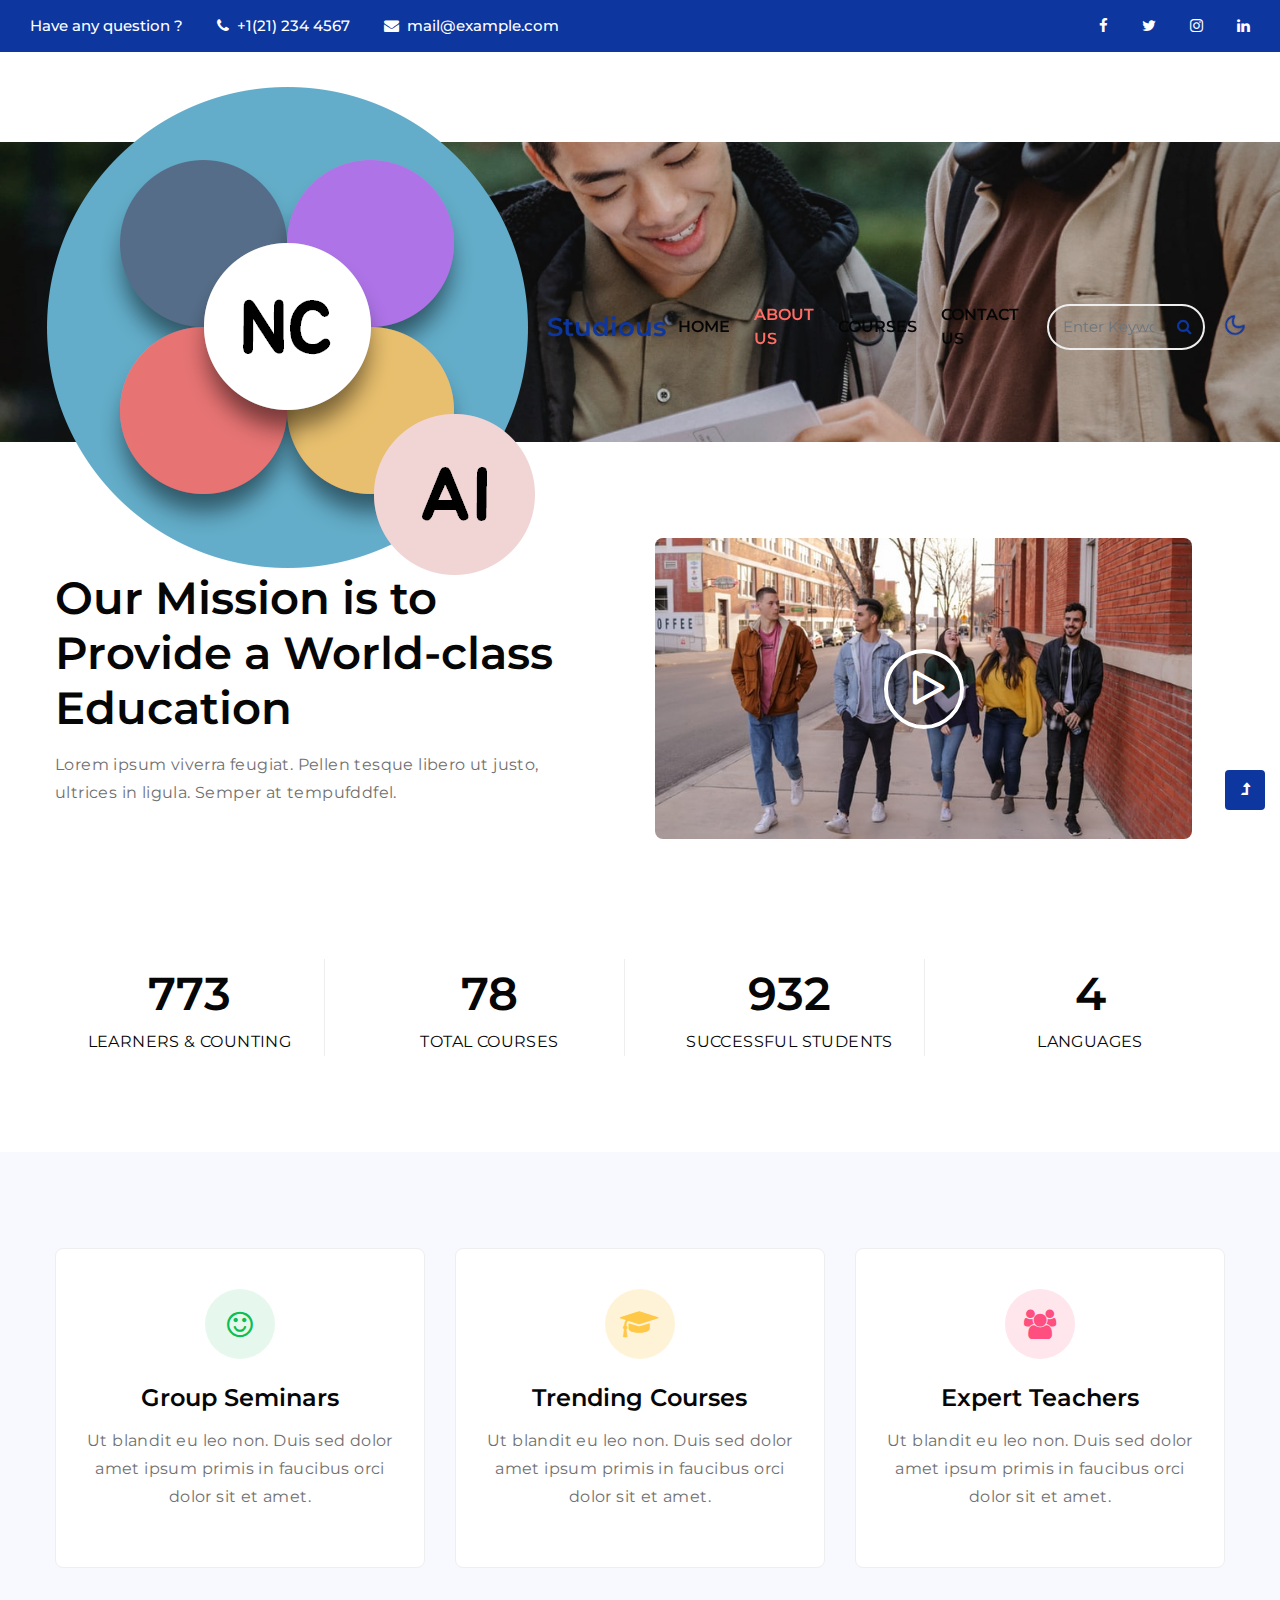
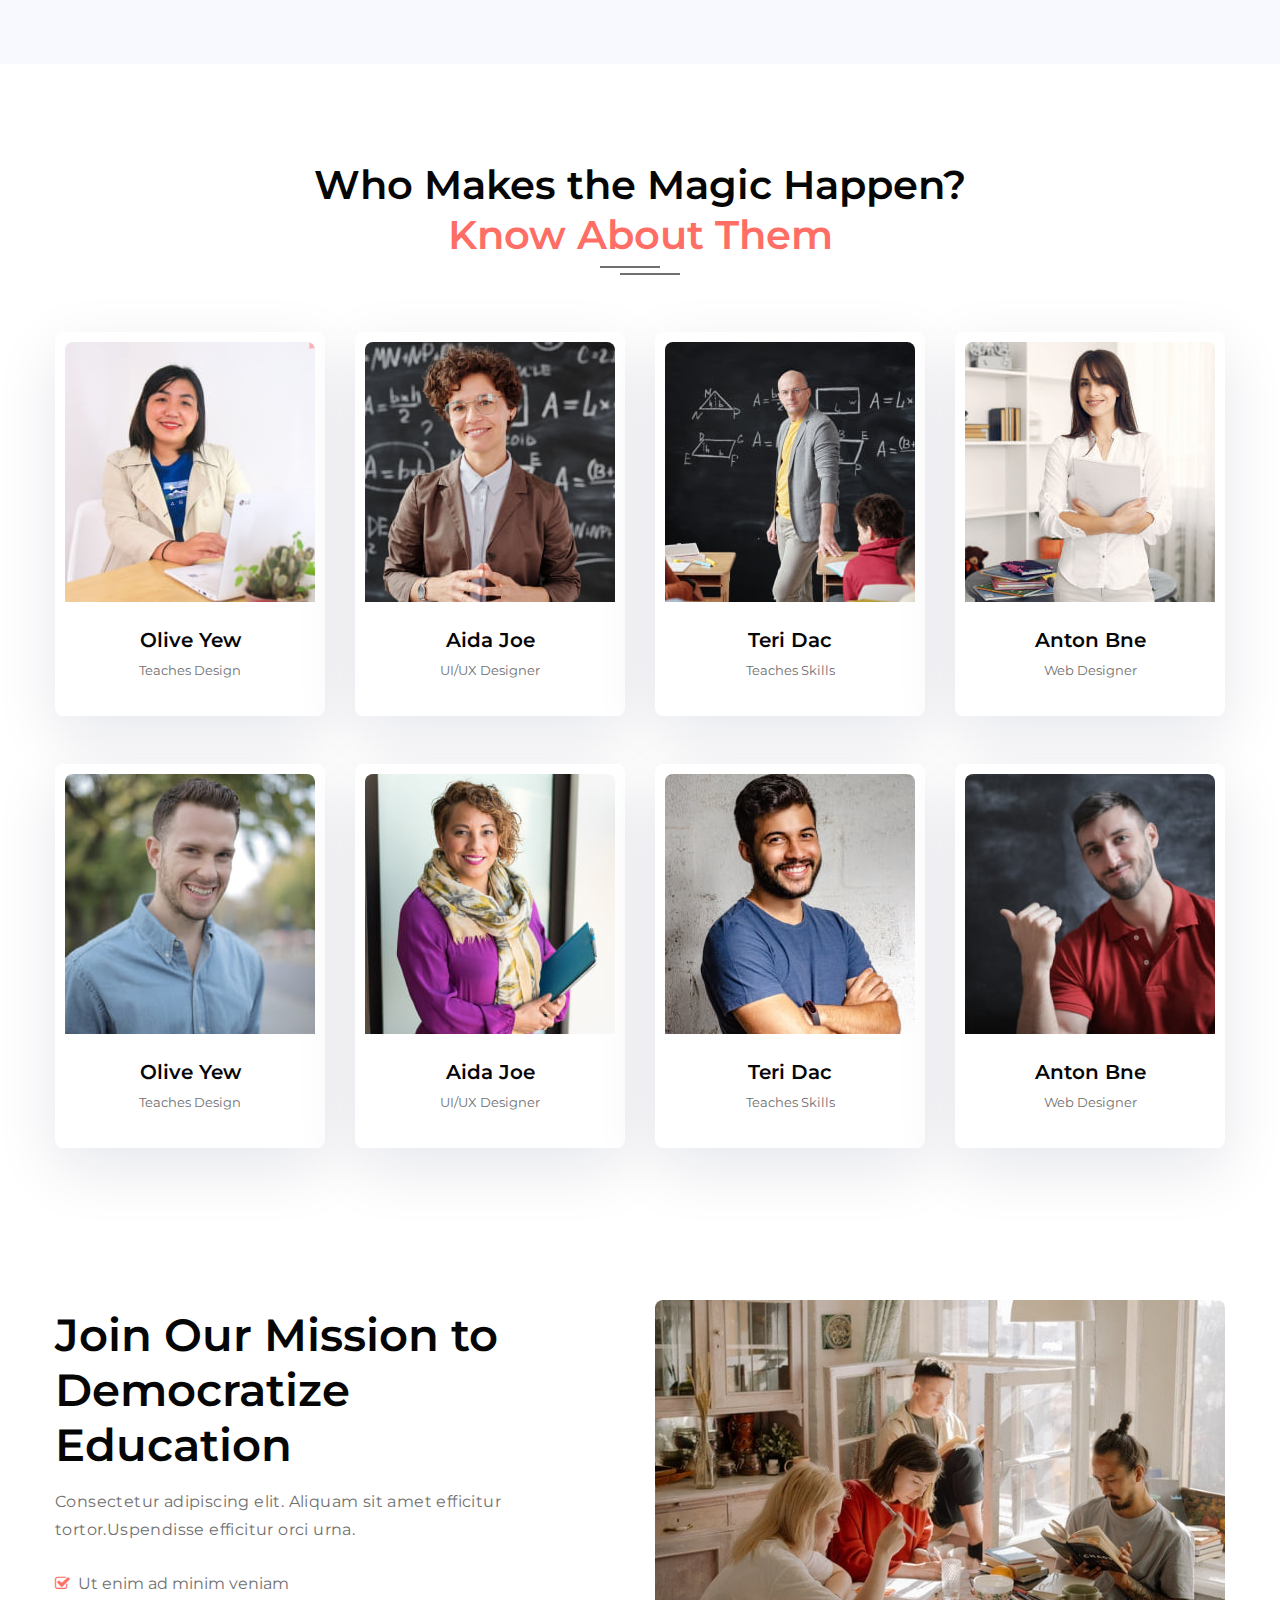
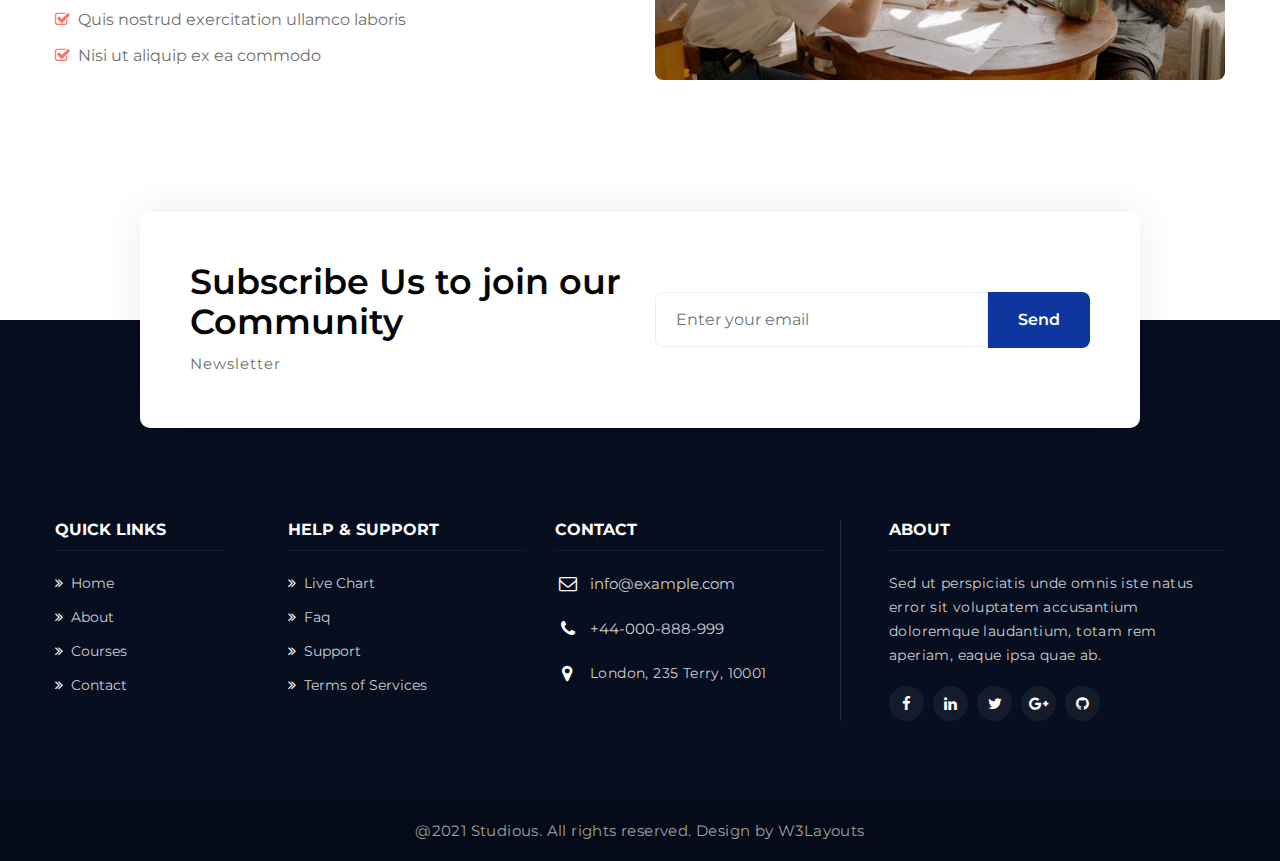
<file: about.html>
<!--
Author: W3layouts
Author URL: http://w3layouts.com
-->
<!doctype html>
<html lang="en">

<head>
    <!-- Required meta tags -->
    <meta charset="utf-8">
    <meta name="viewport" content="width=device-width, initial-scale=1, shrink-to-fit=no">
    <title>Studious - Education Category Responsive Website Template - Home : W3Layouts</title>
    <!-- google-fonts -->
    <link href="//fonts.googleapis.com/css2?family=Montserrat:wght@100;200;300;400;500;600;700;800;900&display=swap"
        rel="stylesheet">
    <!-- //google-fonts -->
    <!-- Template CSS Style link -->
    <link rel="stylesheet" href="assets/css/style-starter.css">
</head>

<body>
    <!-- top header -->
    <section class="w3l-top-header">
        <div class="container-fluid">
            <div class="top-content-w3ls d-flex align-items-center justify-content-between">
                <div class="top-headers">
                    <ul>
                        <li>
                            <a href="#help" class="d-sm-block d-none">Have any question ?</a>
                        </li>
                        <li>
                            <i class="fa fa-phone"></i><a href="tel:+1(21) 234 4567">+1(21) 234 4567</a>
                        </li>
                        <li>
                            <i class="fa fa-envelope"></i><a href="mailto:mail@example.com">mail@example.com</a>
                        </li>
                    </ul>
                </div>
                <div class="top-headers top-headers-2">
                    <ul>
                        <li>
                            <a href="#facebook"><span class="fa fa-facebook"></span></a>
                        </li>
                        <li>
                            <a href="#twitter"><span class="fa fa-twitter"></span></a>
                        </li>
                        <li>
                            <a href="#instagram"><span class="fa fa-instagram"></span></a>
                        </li>
                        <li class="mr-0">
                            <a href="#linkedin"><span class="fa fa-linkedin"></span></a>
                        </li>
                    </ul>
                </div>
            </div>
        </div>
    </section>
    <!-- //top header -->
    <!--header-->
    <header id="site-header" class="fixed-top">
        <div class="container-fluid">
            <nav class="navbar navbar-expand-lg stroke">
                <h1>
                    <a class="navbar-brand d-flex align-items-center" href="index.html">
                        <img src="assets/images/logo.png" alt="" class="mr-1" />Studious</a>
                </h1>
                <!-- if logo is image enable this   
    <a class="navbar-brand" href="#index.html">
        <img src="image-path" alt="Your logo" title="Your logo" style="height:35px;" />
    </a> -->
                <button class="navbar-toggler  collapsed bg-gradient" type="button" data-toggle="collapse"
                    data-target="#navbarTogglerDemo02" aria-controls="navbarTogglerDemo02" aria-expanded="false"
                    aria-label="Toggle navigation">
                    <span class="navbar-toggler-icon fa icon-expand fa-bars"></span>
                    <span class="navbar-toggler-icon fa icon-close fa-times"></span>
                </button>

                <div class="collapse navbar-collapse" id="navbarTogglerDemo02">
                    <ul class="navbar-nav ml-lg-auto">
                        <li class="nav-item">
                            <a class="nav-link" href="index.html">Home <span class="sr-only">(current)</span></a>
                        </li>
                        <li class="nav-item active">
                            <a class="nav-link" href="about.html">About Us</a>
                        </li>
                        <li class="nav-item">
                            <a class="nav-link" href="courses.html">Courses</a>
                        </li>
                        <li class="nav-item">
                            <a class="nav-link" href="contact.html">Contact Us</a>
                        </li>
                        <!-- search button -->
                        <div class="search-right ml-lg-3">
                            <form action="#search" method="GET" class="search-box position-relative">
                                <div class="input-search">
                                    <input type="search" placeholder="Enter Keyword" name="search" required="required"
                                        autofocus="" class="search-popup">
                                </div>
                                <button type="submit" class="btn search-btn"><i class="fa fa-search"
                                        aria-hidden="true"></i></button>
                            </form>
                        </div>
                        <!-- //search button -->
                    </ul>
                </div>
                <!-- toggle switch for light and dark theme -->
                <div class="cont-ser-position">
                    <nav class="navigation">
                        <div class="theme-switch-wrapper">
                            <label class="theme-switch" for="checkbox">
                                <input type="checkbox" id="checkbox">
                                <div class="mode-container">
                                    <i class="gg-sun"></i>
                                    <i class="gg-moon"></i>
                                </div>
                            </label>
                        </div>
                    </nav>
                </div>
                <!-- //toggle switch for light and dark theme -->
            </nav>
        </div>
    </header>
    <!--//header-->

    <!-- inner banner -->
    <div class="inner-banner">
        <section class="w3l-breadcrumb">
            <div class="container">
                <h4 class="inner-text-title font-weight-bold text-white mb-sm-3 mb-2">About Us</h4>
                <ul class="breadcrumbs-custom-path">
                    <li><a href="index.html">Home</a></li>
                    <li class="active"><span class="fa fa-chevron-right mx-2" aria-hidden="true"></span>About Us</li>
                </ul>
            </div>
        </section>
    </div>
    <!-- //inner banner -->

    <!-- about section -->
    <section class="video-section py-5">
        <div class="container py-md-5 py-4">
            <div class="row">
                <div class="col-lg-6 about-right-faq align-self pr-lg-5">
                    <h3 class="title-big">Our Mission is to Provide a World‑class Education</h3>
                    <p class="mt-3">Lorem ipsum viverra feugiat. Pellen tesque libero ut justo,
                        ultrices in ligula. Semper at tempufddfel. </p>
                </div>
                <div class="col-lg-6 left-wthree-img-video text-righ pr-lg-5 mt-lg-0 mt-5">
                    <div class="position-relative text-center">
                        <img src="assets/images/about.jpg" alt="" class="img-fluid">
                        <a href="#small-dialog" class="popup-with-zoom-anim play-view text-center position-absolute">
                            <span class="video-play-icon">
                                <span class="fa fa-play"></span>
                            </span>
                        </a>

                        <!-- dialog itself, mfp-hide class is required to make dialog hidden -->
                        <div id="small-dialog" class="zoom-anim-dialog mfp-hide">
                            <iframe src="https://player.vimeo.com/video/83651159?title=0&byline=0&portrait=0"
                                frameborder="0" allow="autoplay; fullscreen" allowfullscreen></iframe>
                        </div>
                    </div>
                </div>
            </div>
        </div>
    </section>
    <!-- //about section -->

    <!-- stats -->
    <section class="w3_stats pb-5" id="stats">
        <div class="container pb-md-5 pb-4 pt-4">
            <div class="w3-stats">
                <div class="row text-center">
                    <div class="col-lg-3 col-sm-6">
                        <div class="counter">
                            <div class="timer count-title count-number" data-to="6300" data-speed="1500"></div>
                            <p class="count-text">Learners & counting</p>
                        </div>
                    </div>
                    <div class="col-lg-3 col-sm-6 mt-sm-0 mt-4">
                        <div class="counter">
                            <div class="timer count-title count-number" data-to="638" data-speed="1500"></div>
                            <p class="count-text">Total courses</p>
                        </div>
                    </div>
                    <div class="col-lg-3 col-sm-6 mt-lg-0 mt-4">
                        <div class="counter">
                            <div class="timer count-title count-number" data-to="7600" data-speed="1500"></div>
                            <p class="count-text">Successful students</p>
                        </div>
                    </div>
                    <div class="col-lg-3 col-sm-6 mt-lg-0 mt-4">
                        <div class="counter border-right-0">
                            <div class="timer count-title count-number" data-to="36" data-speed="1500"></div>
                            <p class="count-text">Languages</p>
                        </div>
                    </div>
                </div>
            </div>
        </div>
    </section>
    <!-- //stats -->

    <!-- about-bootom grids -->
    <section class="w3l-bottom-about py-5">
        <div class="container py-md-5 py-4">
            <div class="grids-area-hny main-cont-wthree-fea row">
                <div class="col-lg-4 col-md-6 grids-feature">
                    <div class="area-box">
                        <span class="fa fa-smile-o" aria-hidden="true"></span>
                        <h4><a href="#feature" class="title-head">Group Seminars</a></h4>
                        <p class="mb-3">Ut blandit eu leo non. Duis sed dolor amet ipsum primis
                            in faucibus orci dolor sit et amet.</p>
                    </div>
                </div>
                <div class="col-lg-4 col-md-6 grids-feature mt-md-0 mt-4">
                    <div class="area-box">
                        <span class="fa fa-graduation-cap icon-style-2" aria-hidden="true"></span>
                        <h4><a href="#feature" class="title-head">Trending Courses</a></h4>
                        <p class="mb-3">Ut blandit eu leo non. Duis sed dolor amet ipsum primis
                            in faucibus orci dolor sit et amet.</p>
                    </div>
                </div>
                <div class="col-lg-4 col-md-6 grids-feature mt-lg-0 mt-4">
                    <div class="area-box">
                        <span class="fa fa-users icon-style-3" aria-hidden="true"></span>
                        <h4><a href="#feature" class="title-head">Expert Teachers</a></h4>
                        <p class="mb-3">Ut blandit eu leo non. Duis sed dolor amet ipsum primis
                            in faucibus orci dolor sit et amet.</p>
                    </div>
                </div>
            </div>
        </div>
    </section>
    <!-- //bottom-grids-->

    <!-- team section -->
    <section class="w3l-team py-sm-5 pb-sm-0 pb-5">
        <div class="container py-md-5 py-4">
            <div class="title-heading-w3 text-center mx-auto mb-5 pb-sm-4">
                <h3 class="title-main">Who Makes the Magic Happen? <span>Know About Them</span></h3>
            </div>
            <div class="row text-center">
                <div class="col-lg-3 col-sm-6">
                    <div class="team-block-single">
                        <div class="team-grids">
                            <a href="#team-single">
                                <img src="assets/images/team1.jpg" class="img-fluid" alt="">
                                <div class="team-info">
                                    <div class="social-icons-section">
                                        <a class="fac" href="#facebook">
                                            <span class="fa fa-facebook"></span>
                                        </a>
                                        <a class="twitter mx-2" href="#twitter">
                                            <span class="fa fa-twitter"></span>
                                        </a>
                                        <a class="google" href="#google-plus">
                                            <span class="fa fa-google-plus"></span>
                                        </a>
                                    </div>
                                </div>
                            </a>
                        </div>
                        <div class="team-bottom-block p-4">
                            <h5 class="member mb-1"><a href="#team">Olive Yew</a></h5>
                            <small>Teaches Design</small>
                        </div>
                    </div>
                </div>
                <div class="col-lg-3 col-sm-6 mt-sm-0 mt-5">
                    <div class="team-block-single">
                        <div class="team-grids">
                            <a href="#team-single">
                                <img src="assets/images/team2.jpg" class="img-fluid" alt="">
                                <div class="team-info">
                                    <div class="social-icons-section">
                                        <a class="fac" href="#facebook">
                                            <span class="fa fa-facebook"></span>
                                        </a>
                                        <a class="twitter mx-2" href="#twitter">
                                            <span class="fa fa-twitter"></span>
                                        </a>
                                        <a class="google" href="#google-plus">
                                            <span class="fa fa-google-plus"></span>
                                        </a>
                                    </div>
                                </div>
                            </a>
                        </div>
                        <div class="team-bottom-block p-4">
                            <h5 class="member mb-1 active"><a href="#team">Aida Joe</a></h5>
                            <small>UI/UX Designer</small>
                        </div>
                    </div>
                </div>
                <div class="col-lg-3 col-sm-6 mt-lg-0 mt-5">
                    <div class="team-block-single">
                        <div class="team-grids">
                            <a href="#team-single">
                                <img src="assets/images/team3.jpg" class="img-fluid" alt="">
                                <div class="team-info">
                                    <div class="social-icons-section">
                                        <a class="fac" href="#facebook">
                                            <span class="fa fa-facebook"></span>
                                        </a>
                                        <a class="twitter mx-2" href="#twitter">
                                            <span class="fa fa-twitter"></span>
                                        </a>
                                        <a class="google" href="#google-plus">
                                            <span class="fa fa-google-plus"></span>
                                        </a>
                                    </div>
                                </div>
                            </a>
                        </div>
                        <div class="team-bottom-block p-4">
                            <h5 class="member mb-1"><a href="#team">Teri Dac</a></h5>
                            <small>Teaches Skills</small>
                        </div>
                    </div>
                </div>
                <div class="col-lg-3 col-sm-6 mt-lg-0 mt-5">
                    <div class="team-block-single">
                        <div class="team-grids">
                            <a href="#team-single">
                                <img src="assets/images/team4.jpg" class="img-fluid" alt="">
                                <div class="team-info">
                                    <div class="social-icons-section">
                                        <a class="fac" href="#facebook">
                                            <span class="fa fa-facebook"></span>
                                        </a>
                                        <a class="twitter mx-2" href="#twitter">
                                            <span class="fa fa-twitter"></span>
                                        </a>
                                        <a class="google" href="#google-plus">
                                            <span class="fa fa-google-plus"></span>
                                        </a>
                                    </div>
                                </div>
                            </a>
                        </div>
                        <div class="team-bottom-block p-4">
                            <h5 class="member mb-1"><a href="#team">Anton Bne</a></h5>
                            <small>Web Designer</small>
                        </div>
                    </div>
                </div>
                <div class="col-lg-3 col-sm-6 mt-5">
                    <div class="team-block-single">
                        <div class="team-grids">
                            <a href="#team-single">
                                <img src="assets/images/team5.jpg" class="img-fluid" alt="">
                                <div class="team-info">
                                    <div class="social-icons-section">
                                        <a class="fac" href="#facebook">
                                            <span class="fa fa-facebook"></span>
                                        </a>
                                        <a class="twitter mx-2" href="#twitter">
                                            <span class="fa fa-twitter"></span>
                                        </a>
                                        <a class="google" href="#google-plus">
                                            <span class="fa fa-google-plus"></span>
                                        </a>
                                    </div>
                                </div>
                            </a>
                        </div>
                        <div class="team-bottom-block p-4">
                            <h5 class="member mb-1"><a href="#team">Olive Yew</a></h5>
                            <small>Teaches Design</small>
                        </div>
                    </div>
                </div>
                <div class="col-lg-3 col-sm-6 mt-5">
                    <div class="team-block-single">
                        <div class="team-grids">
                            <a href="#team-single">
                                <img src="assets/images/team6.jpg" class="img-fluid" alt="">
                                <div class="team-info">
                                    <div class="social-icons-section">
                                        <a class="fac" href="#facebook">
                                            <span class="fa fa-facebook"></span>
                                        </a>
                                        <a class="twitter mx-2" href="#twitter">
                                            <span class="fa fa-twitter"></span>
                                        </a>
                                        <a class="google" href="#google-plus">
                                            <span class="fa fa-google-plus"></span>
                                        </a>
                                    </div>
                                </div>
                            </a>
                        </div>
                        <div class="team-bottom-block p-4">
                            <h5 class="member mb-1 active"><a href="#team">Aida Joe</a></h5>
                            <small>UI/UX Designer</small>
                        </div>
                    </div>
                </div>
                <div class="col-lg-3 col-sm-6 mt-5">
                    <div class="team-block-single">
                        <div class="team-grids">
                            <a href="#team-single">
                                <img src="assets/images/team7.jpg" class="img-fluid" alt="">
                                <div class="team-info">
                                    <div class="social-icons-section">
                                        <a class="fac" href="#facebook">
                                            <span class="fa fa-facebook"></span>
                                        </a>
                                        <a class="twitter mx-2" href="#twitter">
                                            <span class="fa fa-twitter"></span>
                                        </a>
                                        <a class="google" href="#google-plus">
                                            <span class="fa fa-google-plus"></span>
                                        </a>
                                    </div>
                                </div>
                            </a>
                        </div>
                        <div class="team-bottom-block p-4">
                            <h5 class="member mb-1"><a href="#team">Teri Dac</a></h5>
                            <small>Teaches Skills</small>
                        </div>
                    </div>
                </div>
                <div class="col-lg-3 col-sm-6 mt-5">
                    <div class="team-block-single">
                        <div class="team-grids">
                            <a href="#team-single">
                                <img src="assets/images/team8.jpg" class="img-fluid" alt="">
                                <div class="team-info">
                                    <div class="social-icons-section">
                                        <a class="fac" href="#facebook">
                                            <span class="fa fa-facebook"></span>
                                        </a>
                                        <a class="twitter mx-2" href="#twitter">
                                            <span class="fa fa-twitter"></span>
                                        </a>
                                        <a class="google" href="#google-plus">
                                            <span class="fa fa-google-plus"></span>
                                        </a>
                                    </div>
                                </div>
                            </a>
                        </div>
                        <div class="team-bottom-block p-4">
                            <h5 class="member mb-1"><a href="#team">Anton Bne</a></h5>
                            <small>Web Designer</small>
                        </div>
                    </div>
                </div>
            </div>
        </div>
    </section>
    <!-- //team setion -->

    <!-- about section -->
    <section class="w3l-about-3 pb-5 pt-2">
        <div class="container py-md-5 py-4 mb-5">
            <div class="row align-items-center justify-content-between">
                <div class="col-lg-6 pr-lg-5">
                    <h3 class="title-big">Join Our Mission to Democratize Education</h3>
                    <p class="mt-3">Consectetur adipiscing elit. Aliquam sit amet
                        efficitur tortor.Uspendisse efficitur orci urna.</p>
                    <ul class="list-about-2 mt-sm-4 mt-3">
                        <li class="py-1"><i class="fa fa-check-square-o mr-2" aria-hidden="true"></i>Ut enim ad minim
                            veniam</li>
                        <li class="py-2"><i class="fa fa-check-square-o mr-2" aria-hidden="true"></i>Quis nostrud
                            exercitation
                            ullamco
                            laboris</li>
                        <li class="py-1"><i class="fa fa-check-square-o mr-2" aria-hidden="true"></i>Nisi ut aliquip ex
                            ea commodo</li>
                    </ul>
                </div>
                <div class="col-lg-6 about-2-secs-right mt-lg-0 mt-5">
                    <img src="assets/images/about1.jpg" alt="" class="img-fluid img-responsive" />
                </div>
            </div>
        </div>
    </section>
    <!-- //about section -->

    <!-- footer -->
    <footer class="w3l-footer-22 position-relative mt-5 pt-5">
        <div class="footer-sub">
            <div class="container">
                <div class="text-txt">
                    <div class="right-side">
                        <!-- form section -->
                        <div class="row align-items-center w3l-forms-9">
                            <div class="main-midd col-md-6">
                                <h4 class="title-head mb-lg-2">Subscribe Us to join our Community </h4>
                                <p>Newsletter</p>
                            </div>
                            <div class="main-midd-2 col-md-6 mt-md-0 mt-4">
                                <form action="#url" method="GET" class="rightside-form">
                                    <input type="email" class="form-control" name="email"
                                        placeholder="Enter your email">
                                    <button class="btn" type="submit">Send</button>
                                </form>
                            </div>
                        </div>
                        <!-- //form section -->
                    </div>
                    <div class="row sub-columns">
                        <div class="col-lg-2 col-sm-6 sub-two-right">
                            <h6>Quick links</h6>
                            <ul>
                                <li><a href="index.html"><span class="fa fa-angle-double-right mr-2"></span>Home</a>
                                </li>
                                <li><a href="about.html"><span class="fa fa-angle-double-right mr-2"></span>About</a>
                                </li>
                                <li><a href="courses.html"><span
                                            class="fa fa-angle-double-right mr-2"></span>Courses</a></li>
                                <li><a href="contact.html"><span
                                            class="fa fa-angle-double-right mr-2"></span>Contact</a></li>
                            </ul>
                        </div>
                        <div class="col-lg-3 col-sm-6 sub-two-right pl-lg-5 mt-sm-0 mt-4">
                            <h6>Help & Support</h6>
                            <ul>
                                <li><a href="#live"><span class="fa fa-angle-double-right mr-2"></span>Live
                                        Chart</a></li>
                                <li><a href="#faq"><span class="fa fa-angle-double-right mr-2"></span>Faq</a>
                                </li>
                                <li><a href="#support"><span class="fa fa-angle-double-right mr-2"></span>Support</a>
                                </li>
                                <li><a href="#terms"><span class="fa fa-angle-double-right mr-2"></span>Terms
                                        of Services</a></li>
                            </ul>
                        </div>
                        <div class="col-lg-3 col-sm-6 sub-one-left mt-lg-0 mt-sm-5 mt-4">
                            <h6>Contact </h6>
                            <div class="column2">
                                <div class="href1"><span class="fa fa-envelope-o" aria-hidden="true"></span><a
                                        href="mailto:info@example.com">info@example.com</a>
                                </div>
                                <div class="href2"><span class="fa fa-phone" aria-hidden="true"></span><a
                                        href="tel:+44-000-888-999">+44-000-888-999</a>
                                </div>
                                <div>
                                    <p class="contact-para"><span class="fa fa-map-marker"
                                            aria-hidden="true"></span>London, 235 Terry, 10001</p>
                                </div>
                            </div>
                        </div>
                        <div class="col-lg-4 col-sm-6 sub-one-left ab-right-cont pl-lg-5 mt-lg-0 mt-sm-5 mt-4">
                            <h6>About </h6>
                            <p>Sed ut perspiciatis unde omnis iste natus error sit voluptatem accusantium
                                doloremque
                                laudantium, totam rem aperiam, eaque ipsa quae ab.</p>
                            <div class="columns-2">
                                <ul class="social">
                                    <li><a href="#facebook"><span class="fa fa-facebook" aria-hidden="true"></span></a>
                                    </li>
                                    <li><a href="#linkedin"><span class="fa fa-linkedin" aria-hidden="true"></span></a>
                                    </li>
                                    <li><a href="#twitter"><span class="fa fa-twitter" aria-hidden="true"></span></a>
                                    </li>
                                    <li><a href="#google"><span class="fa fa-google-plus" aria-hidden="true"></span></a>
                                    </li>
                                    <li><a href="#github"><span class="fa fa-github" aria-hidden="true"></span></a>
                                    </li>
                                </ul>
                            </div>
                        </div>
                    </div>
                </div>
            </div>
        </div>
        <!-- copyright -->
        <div class="copyright-footer text-center">
            <div class="container">
                <div class="columns">
                    <p>@2021 Studious. All rights reserved. Design by <a href="https://w3layouts.com/"
                            target="_blank"></a>
                        W3Layouts</a>
                    </p>
                </div>
            </div>
        </div>
        <!-- //copyright -->
    </footer>
    <!-- //footer -->

    <!-- Js scripts -->
    <!-- move top -->
    <button onclick="topFunction()" id="movetop" title="Go to top">
        <span class="fa fa-level-up" aria-hidden="true"></span>
    </button>
    <script>
        // When the user scrolls down 20px from the top of the document, show the button
        window.onscroll = function () {
            scrollFunction()
        };

        function scrollFunction() {
            if (document.body.scrollTop > 20 || document.documentElement.scrollTop > 20) {
                document.getElementById("movetop").style.display = "block";
            } else {
                document.getElementById("movetop").style.display = "none";
            }
        }

        // When the user clicks on the button, scroll to the top of the document
        function topFunction() {
            document.body.scrollTop = 0;
            document.documentElement.scrollTop = 0;
        }
    </script>
    <!-- //move top -->

    <!-- common jquery plugin -->
    <script src="assets/js/jquery-3.3.1.min.js"></script>
    <!-- //common jquery plugin -->

    <!-- magnific popup -->
    <script src="assets/js/jquery.magnific-popup.min.js"></script>
    <script>
        $(document).ready(function () {
            $('.popup-with-zoom-anim').magnificPopup({
                type: 'inline',

                fixedContentPos: false,
                fixedBgPos: true,

                overflowY: 'auto',

                closeBtnInside: true,
                preloader: false,

                midClick: true,
                removalDelay: 300,
                mainClass: 'my-mfp-zoom-in'
            });

            $('.popup-with-move-anim').magnificPopup({
                type: 'inline',

                fixedContentPos: false,
                fixedBgPos: true,

                overflowY: 'auto',

                closeBtnInside: true,
                preloader: false,

                midClick: true,
                removalDelay: 300,
                mainClass: 'my-mfp-slide-bottom'
            });
        });
    </script>
    <!-- //magnific popup -->

    <!-- counter for stats -->
    <script src="assets/js/counter.js"></script>
    <!-- //counter for stats -->

    <!-- theme switch js (light and dark)-->
    <script src="assets/js/theme-change.js"></script>
    <script>
        function autoType(elementClass, typingSpeed) {
            var thhis = $(elementClass);
            thhis.css({
                "position": "relative",
                "display": "inline-block"
            });
            thhis.prepend('<div class="cursor" style="right: initial; left:0;"></div>');
            thhis = thhis.find(".text-js");
            var text = thhis.text().trim().split('');
            var amntOfChars = text.length;
            var newString = "";
            thhis.text("|");
            setTimeout(function () {
                thhis.css("opacity", 1);
                thhis.prev().removeAttr("style");
                thhis.text("");
                for (var i = 0; i < amntOfChars; i++) {
                    (function (i, char) {
                        setTimeout(function () {
                            newString += char;
                            thhis.text(newString);
                        }, i * typingSpeed);
                    })(i + 1, text[i]);
                }
            }, 1500);
        }

        $(document).ready(function () {
            // Now to start autoTyping just call the autoType function with the 
            // class of outer div
            // The second paramter is the speed between each letter is typed.   
            autoType(".type-js", 200);
        });
    </script>
    <!-- //theme switch js (light and dark)-->

    <!-- MENU-JS -->
    <script>
        $(window).on("scroll", function () {
            var scroll = $(window).scrollTop();

            if (scroll >= 80) {
                $("#site-header").addClass("nav-fixed");
            } else {
                $("#site-header").removeClass("nav-fixed");
            }
        });

        //Main navigation Active Class Add Remove
        $(".navbar-toggler").on("click", function () {
            $("header").toggleClass("active");
        });
        $(document).on("ready", function () {
            if ($(window).width() > 991) {
                $("header").removeClass("active");
            }
            $(window).on("resize", function () {
                if ($(window).width() > 991) {
                    $("header").removeClass("active");
                }
            });
        });
    </script>
    <!-- //MENU-JS -->

    <!-- disable body scroll which navbar is in active -->
    <script>
        $(function () {
            $('.navbar-toggler').click(function () {
                $('body').toggleClass('noscroll');
            })
        });
    </script>
    <!-- //disable body scroll which navbar is in active -->

    <!--bootstrap-->
    <script src="assets/js/bootstrap.min.js"></script>
    <!-- //bootstrap-->
    <!-- //Js scripts -->
</body>

</html>
</file>
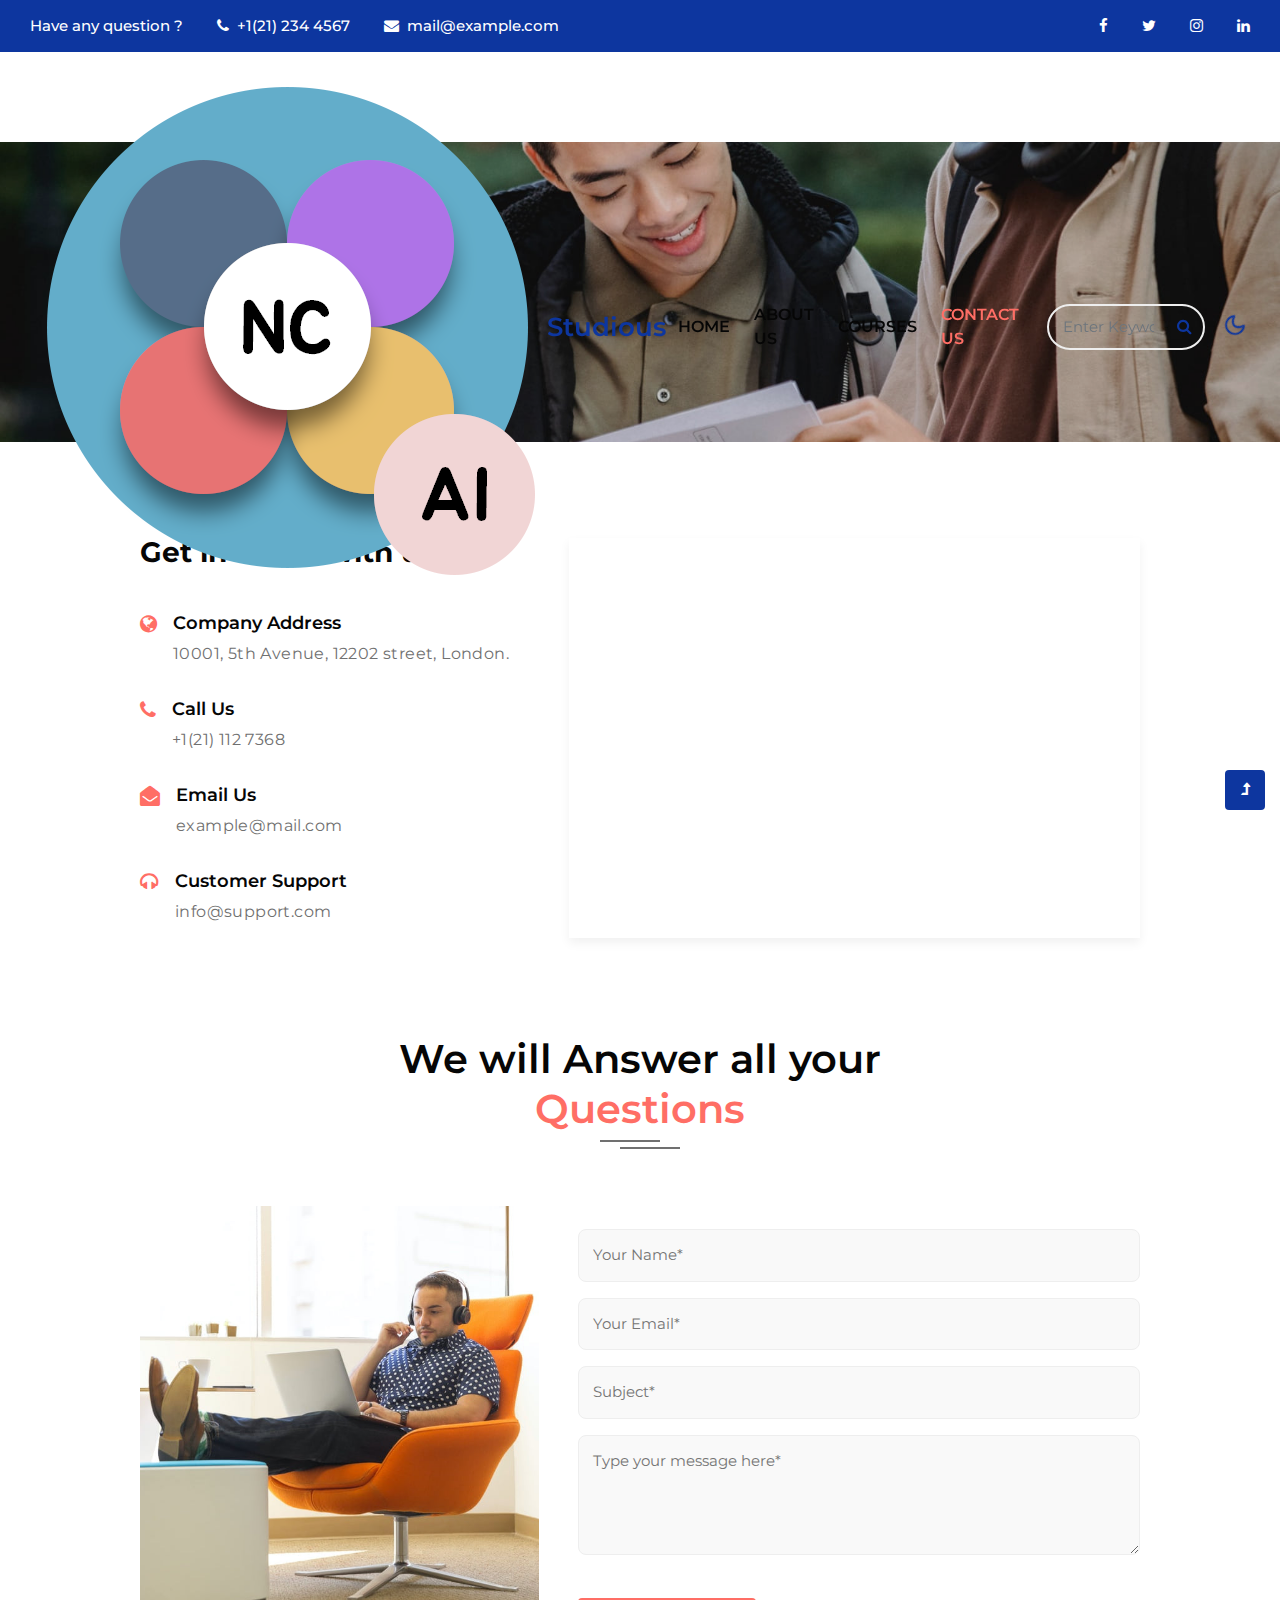
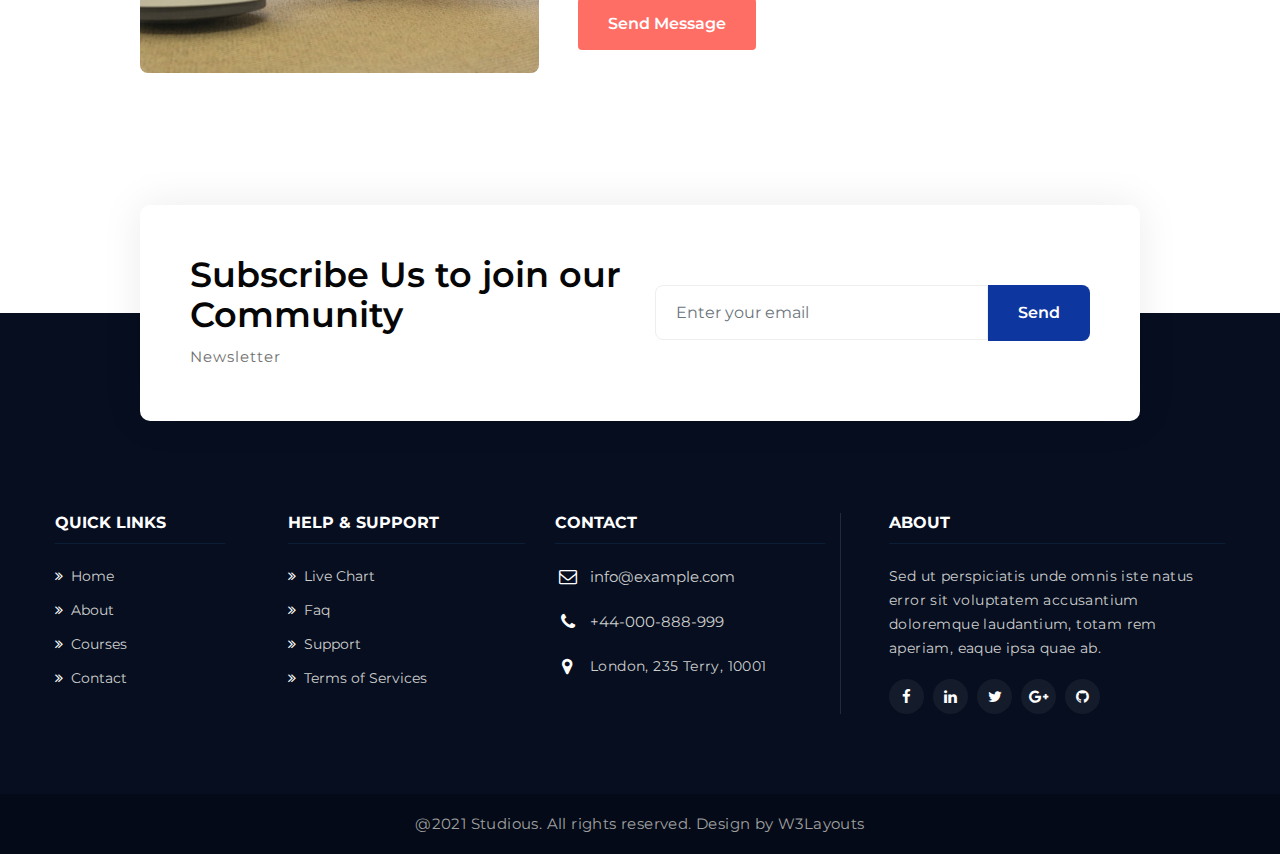
<file: contact.html>
<!--
Author: W3layouts
Author URL: http://w3layouts.com
-->
<!doctype html>
<html lang="en">

<head>
    <!-- Required meta tags -->
    <meta charset="utf-8">
    <meta name="viewport" content="width=device-width, initial-scale=1, shrink-to-fit=no">
    <title>Studious - Education Category Responsive Website Template - Contact : W3Layouts</title>
    <!-- google-fonts -->
    <link href="//fonts.googleapis.com/css2?family=Montserrat:wght@100;200;300;400;500;600;700;800;900&display=swap"
        rel="stylesheet">
    <!-- //google-fonts -->
    <!-- Template CSS Style link -->
    <link rel="stylesheet" href="assets/css/style-starter.css">
</head>

<body>
    <!-- top header -->
    <section class="w3l-top-header">
        <div class="container-fluid">
            <div class="top-content-w3ls d-flex align-items-center justify-content-between">
                <div class="top-headers">
                    <ul>
                        <li>
                            <a href="#help" class="d-sm-block d-none">Have any question ?</a>
                        </li>
                        <li>
                            <i class="fa fa-phone"></i><a href="tel:+1(21) 234 4567">+1(21) 234 4567</a>
                        </li>
                        <li>
                            <i class="fa fa-envelope"></i><a href="mailto:mail@example.com">mail@example.com</a>
                        </li>
                    </ul>
                </div>
                <div class="top-headers top-headers-2">
                    <ul>
                        <li>
                            <a href="#facebook"><span class="fa fa-facebook"></span></a>
                        </li>
                        <li>
                            <a href="#twitter"><span class="fa fa-twitter"></span></a>
                        </li>
                        <li>
                            <a href="#instagram"><span class="fa fa-instagram"></span></a>
                        </li>
                        <li class="mr-0">
                            <a href="#linkedin"><span class="fa fa-linkedin"></span></a>
                        </li>
                    </ul>
                </div>
            </div>
        </div>
    </section>
    <!-- //top header -->
    <!--header-->
    <header id="site-header" class="fixed-top">
        <div class="container-fluid">
            <nav class="navbar navbar-expand-lg stroke">
                <h1>
                    <a class="navbar-brand d-flex align-items-center" href="index.html">
                        <img src="assets/images/logo.png" alt="" class="mr-1" />Studious</a>
                </h1>
                <!-- if logo is image enable this   
    <a class="navbar-brand" href="#index.html">
        <img src="image-path" alt="Your logo" title="Your logo" style="height:35px;" />
    </a> -->
                <button class="navbar-toggler  collapsed bg-gradient" type="button" data-toggle="collapse"
                    data-target="#navbarTogglerDemo02" aria-controls="navbarTogglerDemo02" aria-expanded="false"
                    aria-label="Toggle navigation">
                    <span class="navbar-toggler-icon fa icon-expand fa-bars"></span>
                    <span class="navbar-toggler-icon fa icon-close fa-times"></span>
                </button>

                <div class="collapse navbar-collapse" id="navbarTogglerDemo02">
                    <ul class="navbar-nav ml-lg-auto">
                        <li class="nav-item">
                            <a class="nav-link" href="index.html">Home <span class="sr-only">(current)</span></a>
                        </li>
                        <li class="nav-item">
                            <a class="nav-link" href="about.html">About Us</a>
                        </li>
                        <li class="nav-item">
                            <a class="nav-link" href="courses.html">Courses</a>
                        </li>
                        <li class="nav-item active">
                            <a class="nav-link" href="contact.html">Contact Us</a>
                        </li>
                        <!-- search button -->
                        <div class="search-right ml-lg-3">
                            <form action="#search" method="GET" class="search-box position-relative">
                                <div class="input-search">
                                    <input type="search" placeholder="Enter Keyword" name="search" required="required"
                                        autofocus="" class="search-popup">
                                </div>
                                <button type="submit" class="btn search-btn"><i class="fa fa-search"
                                        aria-hidden="true"></i></button>
                            </form>
                        </div>
                        <!-- //search button -->
                    </ul>
                </div>
                <!-- toggle switch for light and dark theme -->
                <div class="cont-ser-position">
                    <nav class="navigation">
                        <div class="theme-switch-wrapper">
                            <label class="theme-switch" for="checkbox">
                                <input type="checkbox" id="checkbox">
                                <div class="mode-container">
                                    <i class="gg-sun"></i>
                                    <i class="gg-moon"></i>
                                </div>
                            </label>
                        </div>
                    </nav>
                </div>
                <!-- //toggle switch for light and dark theme -->
            </nav>
        </div>
    </header>
    <!--//header-->

    <!-- inner banner -->
    <div class="inner-banner">
        <section class="w3l-breadcrumb">
            <div class="container">
                <h4 class="inner-text-title font-weight-bold text-white mb-sm-3 mb-2">Contact Us</h4>
                <ul class="breadcrumbs-custom-path">
                    <li><a href="index.html">Home</a></li>
                    <li class="active"><span class="fa fa-chevron-right mx-2" aria-hidden="true"></span> Contact Us</li>
                </ul>
            </div>
        </section>
    </div>
    <!-- //inner banner -->

    <!-- contact page -->
    <section class="w3l-contact py-5" id="contact">
        <div class="container py-md-5 py-4 mb-5">
            <div class="mx-auto" style="max-width:1000px">
                <div class="row contact-block">
                    <div class="col-md-5 contact-left">
                        <h3 class="font-weight-bold mb-md-5 mb-4">Get in touch with us</h3>
                        <div class="cont-details">
                            <div class="d-flex contact-grid">
                                <div class="cont-left text-center mr-3">
                                    <span class="fa fa-globe"></span>
                                </div>
                                <div class="cont-right">
                                    <h6>Company Address</h6>
                                    <p>10001, 5th Avenue, 12202 street, London.</p>
                                </div>
                            </div>
                            <div class="d-flex contact-grid mt-4 pt-lg-2">
                                <div class="cont-left text-center mr-3">
                                    <span class="fa fa-phone"></span>
                                </div>
                                <div class="cont-right">
                                    <h6>Call Us</h6>
                                    <p><a href="tel:+1(21) 234 4567">+1(21) 112 7368</a></p>
                                </div>
                            </div>
                            <div class="d-flex contact-grid mt-4 pt-lg-2">
                                <div class="cont-left text-center mr-3">
                                    <span class="fa fa-envelope-open"></span>
                                </div>
                                <div class="cont-right">
                                    <h6>Email Us</h6>
                                    <p><a href="mailto:example@mail.com" class="mail">example@mail.com</a></p>
                                </div>
                            </div>
                            <div class="d-flex contact-grid mt-4 pt-lg-2">
                                <div class="cont-left text-center mr-3">
                                    <span class="fa fa-headphones"></span>
                                </div>
                                <div class="cont-right">
                                    <h6>Customer Support</h6>
                                    <p><a href="mailto:info@support.com" class="mail">info@support.com</a></p>
                                </div>
                            </div>
                        </div>
                    </div>
                    <div class="col-md-7 mt-md-0 mt-4">
                        <div class="map-iframe">
                            <iframe
                                src="https://www.google.com/maps/embed?pb=!1m18!1m12!1m3!1d317718.69319292053!2d-0.3817765050863085!3d51.528307984912544!2m3!1f0!2f0!3f0!3m2!1i1024!2i768!4f13.1!3m3!1m2!1s0x47d8a00baf21de75%3A0x52963a5addd52a99!2sLondon%2C+UK!5e0!3m2!1sen!2spl!4v1562654563739!5m2!1sen!2spl"
                                width="100%" height="400" frameborder="0" allowfullscreen=""></iframe>
                        </div>
                    </div>
                </div>
                <!-- contact form -->
                <div class="contact-form-sec pt-5 mt-md-5">
                    <div class="title-heading-w3 text-center mx-auto mb-5 pb-sm-4">
                        <h3 class="title-main">We will Answer all your <span>Questions</span></h3>
                    </div>
                    <div class="row contact-block align-items-center">
                        <div class="col-md-5 contact-left">
                            <img src="assets/images/contact.jpg" alt="" class="img-fluid img-responsive">
                        </div>
                        <div class="col-md-7 contact-right mt-md-0 mt-4 pl-lg-4">
                            <form action="https://sendmail.w3layouts.com/submitForm" method="post" class="signin-form">
                                <div class="input-grids">
                                    <input type="text" name="w3lName" id="w3lName" placeholder="Your Name*"
                                        class="contact-input" required="" />
                                    <input type="email" name="w3lSender" id="w3lSender" placeholder="Your Email*"
                                        class="contact-input" required="" />
                                    <input type="text" name="w3lSubect" id="w3lSubect" placeholder="Subject*"
                                        class="contact-input" required="" />
                                </div>
                                <div class="form-input">
                                    <textarea name="w3lMessage" id="w3lMessage" placeholder="Type your message here*"
                                        required=""></textarea>
                                </div>
                                <button class="btn btn-style btn-style-secondary mt-sm-3">Send Message</button>
                            </form>
                        </div>
                    </div>
                </div>
                <!-- //contact form -->
            </div>
        </div>
    </section>
    <!-- //contact page -->

    <!-- footer -->
    <footer class="w3l-footer-22 position-relative mt-5 pt-5">
        <div class="footer-sub">
            <div class="container">
                <div class="text-txt">
                    <div class="right-side">
                        <!-- form section -->
                        <div class="row align-items-center w3l-forms-9">
                            <div class="main-midd col-md-6">
                                <h4 class="title-head mb-lg-2">Subscribe Us to join our Community </h4>
                                <p>Newsletter</p>
                            </div>
                            <div class="main-midd-2 col-md-6 mt-md-0 mt-4">
                                <form action="#url" method="GET" class="rightside-form">
                                    <input type="email" class="form-control" name="email"
                                        placeholder="Enter your email">
                                    <button class="btn" type="submit">Send</button>
                                </form>
                            </div>
                        </div>
                        <!-- //form section -->
                    </div>
                    <div class="row sub-columns">
                        <div class="col-lg-2 col-sm-6 sub-two-right">
                            <h6>Quick links</h6>
                            <ul>
                                <li><a href="index.html"><span class="fa fa-angle-double-right mr-2"></span>Home</a>
                                </li>
                                <li><a href="about.html"><span class="fa fa-angle-double-right mr-2"></span>About</a>
                                </li>
                                <li><a href="courses.html"><span
                                            class="fa fa-angle-double-right mr-2"></span>Courses</a></li>
                                <li><a href="contact.html"><span
                                            class="fa fa-angle-double-right mr-2"></span>Contact</a></li>
                            </ul>
                        </div>
                        <div class="col-lg-3 col-sm-6 sub-two-right pl-lg-5 mt-sm-0 mt-4">
                            <h6>Help & Support</h6>
                            <ul>
                                <li><a href="#live"><span class="fa fa-angle-double-right mr-2"></span>Live
                                        Chart</a></li>
                                <li><a href="#faq"><span class="fa fa-angle-double-right mr-2"></span>Faq</a>
                                </li>
                                <li><a href="#support"><span class="fa fa-angle-double-right mr-2"></span>Support</a>
                                </li>
                                <li><a href="#terms"><span class="fa fa-angle-double-right mr-2"></span>Terms
                                        of Services</a></li>
                            </ul>
                        </div>
                        <div class="col-lg-3 col-sm-6 sub-one-left mt-lg-0 mt-sm-5 mt-4">
                            <h6>Contact </h6>
                            <div class="column2">
                                <div class="href1"><span class="fa fa-envelope-o" aria-hidden="true"></span><a
                                        href="mailto:info@example.com">info@example.com</a>
                                </div>
                                <div class="href2"><span class="fa fa-phone" aria-hidden="true"></span><a
                                        href="tel:+44-000-888-999">+44-000-888-999</a>
                                </div>
                                <div>
                                    <p class="contact-para"><span class="fa fa-map-marker"
                                            aria-hidden="true"></span>London, 235 Terry, 10001</p>
                                </div>
                            </div>
                        </div>
                        <div class="col-lg-4 col-sm-6 sub-one-left ab-right-cont pl-lg-5 mt-lg-0 mt-sm-5 mt-4">
                            <h6>About </h6>
                            <p>Sed ut perspiciatis unde omnis iste natus error sit voluptatem accusantium
                                doloremque
                                laudantium, totam rem aperiam, eaque ipsa quae ab.</p>
                            <div class="columns-2">
                                <ul class="social">
                                    <li><a href="#facebook"><span class="fa fa-facebook" aria-hidden="true"></span></a>
                                    </li>
                                    <li><a href="#linkedin"><span class="fa fa-linkedin" aria-hidden="true"></span></a>
                                    </li>
                                    <li><a href="#twitter"><span class="fa fa-twitter" aria-hidden="true"></span></a>
                                    </li>
                                    <li><a href="#google"><span class="fa fa-google-plus" aria-hidden="true"></span></a>
                                    </li>
                                    <li><a href="#github"><span class="fa fa-github" aria-hidden="true"></span></a>
                                    </li>
                                </ul>
                            </div>
                        </div>
                    </div>
                </div>
            </div>
        </div>
        <!-- copyright -->
        <div class="copyright-footer text-center">
            <div class="container">
                <div class="columns">
                    <p>@2021 Studious. All rights reserved. Design by <a href="https://w3layouts.com/"
                            target="_blank"></a>
                        W3Layouts</a>
                    </p>
                </div>
            </div>
        </div>
        <!-- //copyright -->
    </footer>
    <!-- //footer -->

    <!-- Js scripts -->
    <!-- move top -->
    <button onclick="topFunction()" id="movetop" title="Go to top">
        <span class="fa fa-level-up" aria-hidden="true"></span>
    </button>
    <script>
        // When the user scrolls down 20px from the top of the document, show the button
        window.onscroll = function () {
            scrollFunction()
        };

        function scrollFunction() {
            if (document.body.scrollTop > 20 || document.documentElement.scrollTop > 20) {
                document.getElementById("movetop").style.display = "block";
            } else {
                document.getElementById("movetop").style.display = "none";
            }
        }

        // When the user clicks on the button, scroll to the top of the document
        function topFunction() {
            document.body.scrollTop = 0;
            document.documentElement.scrollTop = 0;
        }
    </script>
    <!-- //move top -->

    <!-- common jquery plugin -->
    <script src="assets/js/jquery-3.3.1.min.js"></script>
    <!-- //common jquery plugin -->

    <!-- theme switch js (light and dark)-->
    <script src="assets/js/theme-change.js"></script>
    <script>
        function autoType(elementClass, typingSpeed) {
            var thhis = $(elementClass);
            thhis.css({
                "position": "relative",
                "display": "inline-block"
            });
            thhis.prepend('<div class="cursor" style="right: initial; left:0;"></div>');
            thhis = thhis.find(".text-js");
            var text = thhis.text().trim().split('');
            var amntOfChars = text.length;
            var newString = "";
            thhis.text("|");
            setTimeout(function () {
                thhis.css("opacity", 1);
                thhis.prev().removeAttr("style");
                thhis.text("");
                for (var i = 0; i < amntOfChars; i++) {
                    (function (i, char) {
                        setTimeout(function () {
                            newString += char;
                            thhis.text(newString);
                        }, i * typingSpeed);
                    })(i + 1, text[i]);
                }
            }, 1500);
        }

        $(document).ready(function () {
            // Now to start autoTyping just call the autoType function with the 
            // class of outer div
            // The second paramter is the speed between each letter is typed.   
            autoType(".type-js", 200);
        });
    </script>
    <!-- //theme switch js (light and dark)-->

    <!-- MENU-JS -->
    <script>
        $(window).on("scroll", function () {
            var scroll = $(window).scrollTop();

            if (scroll >= 80) {
                $("#site-header").addClass("nav-fixed");
            } else {
                $("#site-header").removeClass("nav-fixed");
            }
        });

        //Main navigation Active Class Add Remove
        $(".navbar-toggler").on("click", function () {
            $("header").toggleClass("active");
        });
        $(document).on("ready", function () {
            if ($(window).width() > 991) {
                $("header").removeClass("active");
            }
            $(window).on("resize", function () {
                if ($(window).width() > 991) {
                    $("header").removeClass("active");
                }
            });
        });
    </script>
    <!-- //MENU-JS -->

    <!-- disable body scroll which navbar is in active -->
    <script>
        $(function () {
            $('.navbar-toggler').click(function () {
                $('body').toggleClass('noscroll');
            })
        });
    </script>
    <!-- //disable body scroll which navbar is in active -->

    <!--bootstrap-->
    <script src="assets/js/bootstrap.min.js"></script>
    <!-- //bootstrap-->
    <!-- //Js scripts -->
</body>

</html>
</file>
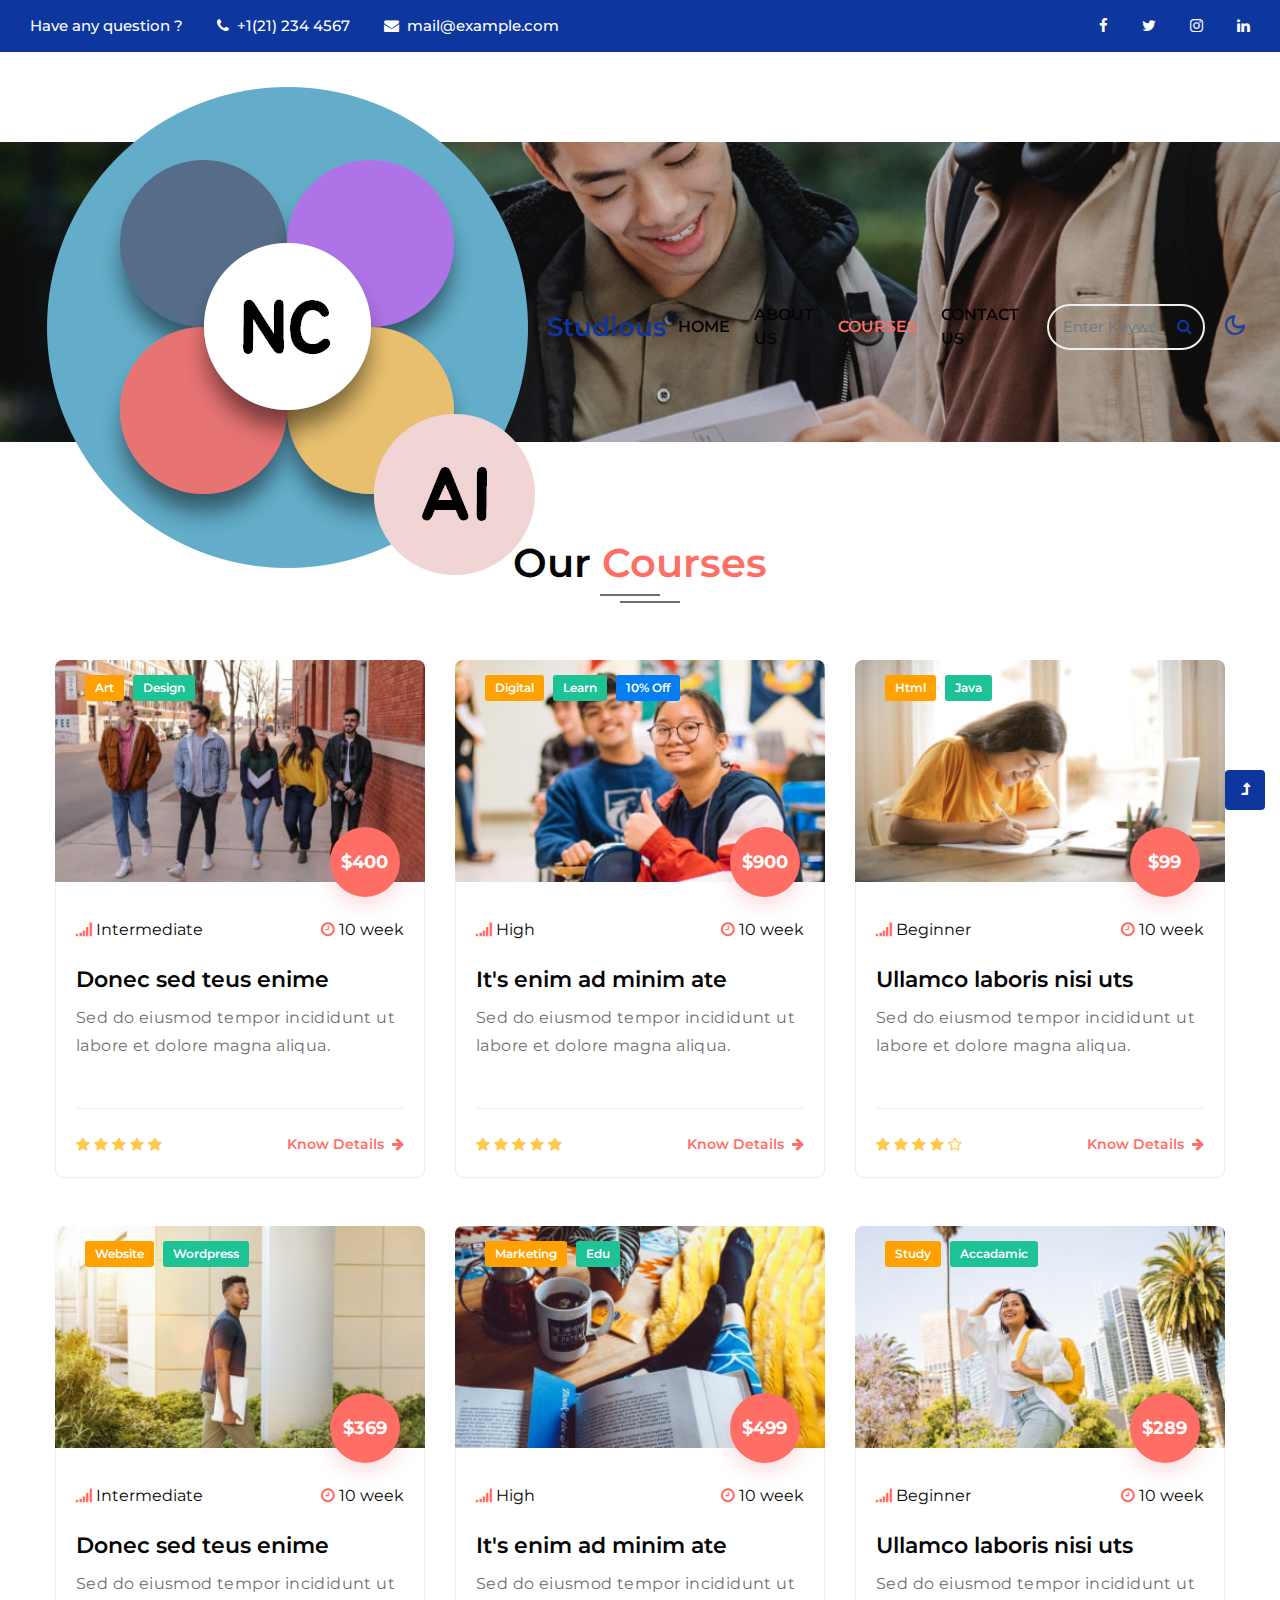
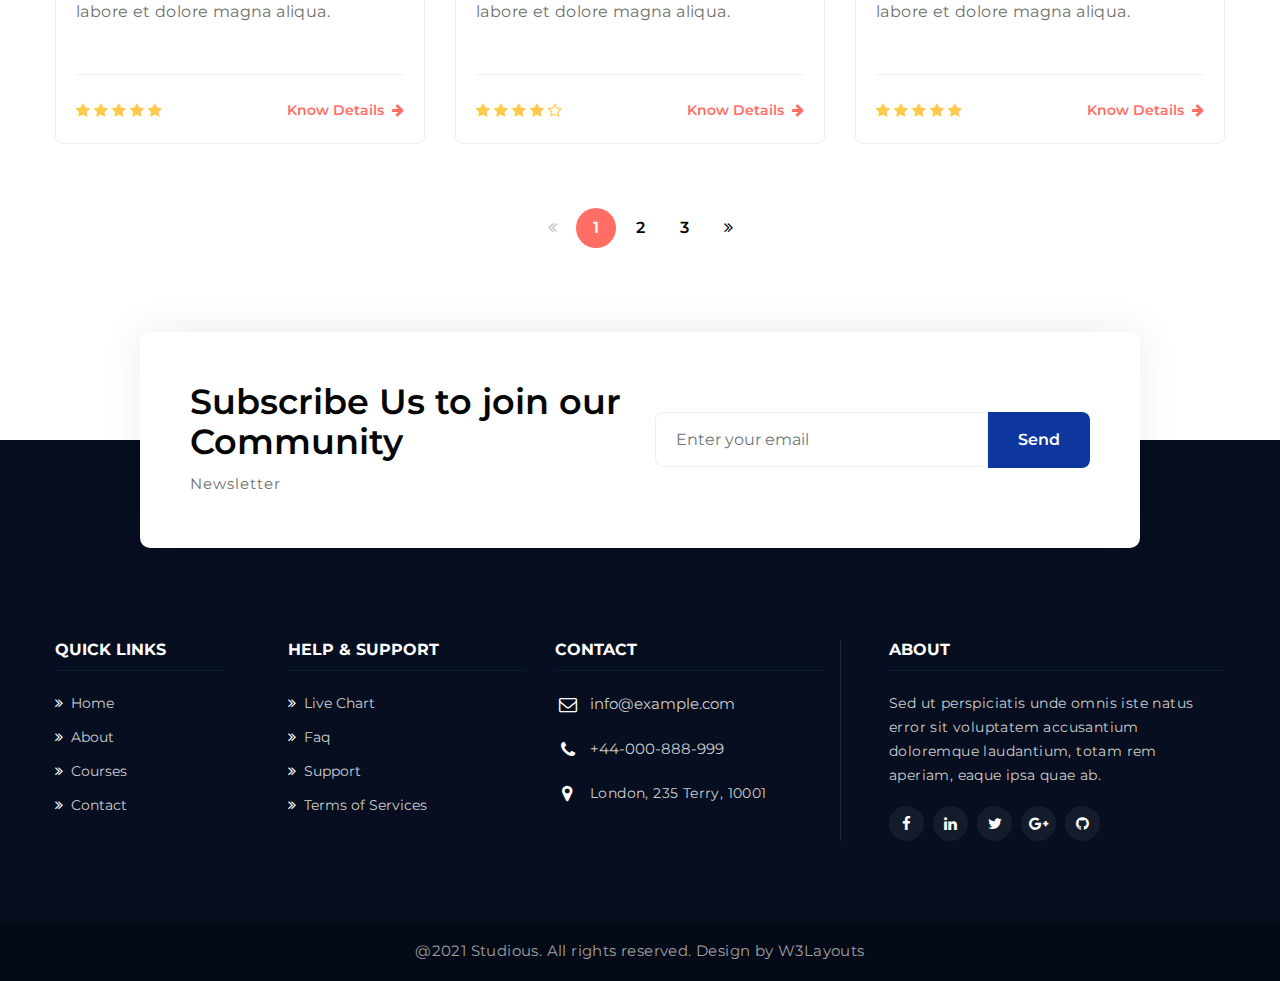
<file: courses.html>
<!--
Author: W3layouts
Author URL: http://w3layouts.com
-->
<!doctype html>
<html lang="en">

<head>
    <!-- Required meta tags -->
    <meta charset="utf-8">
    <meta name="viewport" content="width=device-width, initial-scale=1, shrink-to-fit=no">
    <title>Studious - Education Category Responsive Website Template - Courses : W3Layouts</title>
    <!-- google-fonts -->
    <link href="//fonts.googleapis.com/css2?family=Montserrat:wght@100;200;300;400;500;600;700;800;900&display=swap"
        rel="stylesheet">
    <!-- //google-fonts -->
    <!-- Template CSS Style link -->
    <link rel="stylesheet" href="assets/css/style-starter.css">
</head>

<body>
    <!-- top header -->
    <section class="w3l-top-header">
        <div class="container-fluid">
            <div class="top-content-w3ls d-flex align-items-center justify-content-between">
                <div class="top-headers">
                    <ul>
                        <li>
                            <a href="#help" class="d-sm-block d-none">Have any question ?</a>
                        </li>
                        <li>
                            <i class="fa fa-phone"></i><a href="tel:+1(21) 234 4567">+1(21) 234 4567</a>
                        </li>
                        <li>
                            <i class="fa fa-envelope"></i><a href="mailto:mail@example.com">mail@example.com</a>
                        </li>
                    </ul>
                </div>
                <div class="top-headers top-headers-2">
                    <ul>
                        <li>
                            <a href="#facebook"><span class="fa fa-facebook"></span></a>
                        </li>
                        <li>
                            <a href="#twitter"><span class="fa fa-twitter"></span></a>
                        </li>
                        <li>
                            <a href="#instagram"><span class="fa fa-instagram"></span></a>
                        </li>
                        <li class="mr-0">
                            <a href="#linkedin"><span class="fa fa-linkedin"></span></a>
                        </li>
                    </ul>
                </div>
            </div>
        </div>
    </section>
    <!-- //top header -->
    <!--header-->
    <header id="site-header" class="fixed-top">
        <div class="container-fluid">
            <nav class="navbar navbar-expand-lg stroke">
                <h1>
                    <a class="navbar-brand d-flex align-items-center" href="index.html">
                        <img src="assets/images/logo.png" alt="" class="mr-1" />Studious</a>
                </h1>
                <!-- if logo is image enable this   
    <a class="navbar-brand" href="#index.html">
        <img src="image-path" alt="Your logo" title="Your logo" style="height:35px;" />
    </a> -->
                <button class="navbar-toggler  collapsed bg-gradient" type="button" data-toggle="collapse"
                    data-target="#navbarTogglerDemo02" aria-controls="navbarTogglerDemo02" aria-expanded="false"
                    aria-label="Toggle navigation">
                    <span class="navbar-toggler-icon fa icon-expand fa-bars"></span>
                    <span class="navbar-toggler-icon fa icon-close fa-times"></span>
                </button>

                <div class="collapse navbar-collapse" id="navbarTogglerDemo02">
                    <ul class="navbar-nav ml-lg-auto">
                        <li class="nav-item">
                            <a class="nav-link" href="index.html">Home <span class="sr-only">(current)</span></a>
                        </li>
                        <li class="nav-item">
                            <a class="nav-link" href="about.html">About Us</a>
                        </li>
                        <li class="nav-item active">
                            <a class="nav-link" href="courses.html">Courses</a>
                        </li>
                        <li class="nav-item">
                            <a class="nav-link" href="contact.html">Contact Us</a>
                        </li>
                        <!-- search button -->
                        <div class="search-right ml-lg-3">
                            <form action="#search" method="GET" class="search-box position-relative">
                                <div class="input-search">
                                    <input type="search" placeholder="Enter Keyword" name="search" required="required"
                                        autofocus="" class="search-popup">
                                </div>
                                <button type="submit" class="btn search-btn"><i class="fa fa-search"
                                        aria-hidden="true"></i></button>
                            </form>
                        </div>
                        <!-- //search button -->
                    </ul>
                </div>
                <!-- toggle switch for light and dark theme -->
                <div class="cont-ser-position">
                    <nav class="navigation">
                        <div class="theme-switch-wrapper">
                            <label class="theme-switch" for="checkbox">
                                <input type="checkbox" id="checkbox">
                                <div class="mode-container">
                                    <i class="gg-sun"></i>
                                    <i class="gg-moon"></i>
                                </div>
                            </label>
                        </div>
                    </nav>
                </div>
                <!-- //toggle switch for light and dark theme -->
            </nav>
        </div>
    </header>
    <!--//header-->

    <!-- inner banner -->
    <div class="inner-banner">
        <div class="w3l-breadcrumb">
            <div class="container">
                <h4 class="inner-text-title font-weight-bold text-white mb-sm-3 mb-2">Courses</h4>
                <ul class="breadcrumbs-custom-path">
                    <li><a href="index.html">Home</a></li>
                    <li class="active"><span class="fa fa-chevron-right mx-2" aria-hidden="true"></span>Destinations
                    </li>
                </ul>
            </div>
        </div>
    </div>
    <!-- //inner banner -->

    <!-- courses section -->
    <div class="w3l-grids-block-5 w3l-grids-block-6 py-5">
        <div class="container py-md-5 py-4">
            <div class="title-heading-w3 text-center mx-auto mb-5 pb-sm-4">
                <h3 class="title-main">Our <span>Courses</span></h3>
            </div>
            <div class="row">
                <div class="col-lg-4 col-md-6">
                    <div class="blog-card-single">
                        <div class="grids5-info position-relative">
                            <img src="assets/images/c1.jpg" alt="" class="img-fluid" />
                            <div class="meta-list">
                                <a href="courses.html">art</a>
                                <a href="courses.html">design</a>
                            </div>
                            <div class="course-price-item">
                                <h6>$400</h6>
                            </div>
                        </div>
                        <div class="content-main-top">
                            <div class="content-top mb-4 mt-3">
                                <ul class="list-unstyled d-flex align-items-center justify-content-between">
                                    <li> <i class="fa fa-signal" aria-hidden="true"></i> Intermediate</li>
                                    <li> <i class="fa fa-clock-o" aria-hidden="true"></i> 10 week</li>
                                </ul>
                            </div>
                            <h4><a href="#blog">Donec sed teus enime</a></h4>
                            <p>Sed do eiusmod tempor incididunt ut labore et dolore magna aliqua.</p>
                            <div class="top-content-border d-flex align-items-center justify-content-between mt-5 pt-4">
                                <ul class="rating-list">
                                    <li><a href="#rate"><i class="fa fa-star" aria-hidden="true"></i>
                                        </a></li>
                                    <li><a href="#rate"><i class="fa fa-star" aria-hidden="true"></i>
                                        </a></li>
                                    <li><a href="#rate"><i class="fa fa-star" aria-hidden="true"></i>
                                        </a></li>
                                    <li><a href="#rate"><i class="fa fa-star" aria-hidden="true"></i>
                                        </a></li>
                                    <li><a href="#rate"><i class="fa fa-star" aria-hidden="true"></i>
                                        </a></li>
                                </ul>
                                <a class="btn btn-style btn-style-primary" href="course.html">Know Details<i
                                        class="fa fa-arrow-right ml-2" aria-hidden="true"></i></a>
                            </div>
                        </div>
                    </div>
                </div>
                <div class="col-lg-4 col-md-6 mt-md-0 mt-5">
                    <div class="blog-card-single">
                        <div class="grids5-info position-relative">
                            <img src="assets/images/c2.jpg" alt="" class="img-fluid" />
                            <div class="meta-list">
                                <a href="courses.html">Digital</a>
                                <a href="courses.html">Learn</a>
                                <a href="courses.html">10% off</a>
                            </div>
                            <div class="course-price-item">
                                <h6>$900</h6>
                            </div>
                        </div>
                        <div class="content-main-top">
                            <div class="content-top mb-4 mt-3">
                                <ul class="list-unstyled d-flex align-items-center justify-content-between">
                                    <li> <i class="fa fa-signal" aria-hidden="true"></i> High </li>
                                    <li> <i class="fa fa-clock-o" aria-hidden="true"></i> 10 week</li>
                                </ul>
                            </div>
                            <h4><a href="#blog">It's enim ad minim ate</a></h4>
                            <p>Sed do eiusmod tempor incididunt ut labore et dolore magna aliqua.</p>
                            <div class="top-content-border d-flex align-items-center justify-content-between mt-5 pt-4">
                                <ul class="rating-list">
                                    <li><a href="#rate"><i class="fa fa-star" aria-hidden="true"></i>
                                        </a></li>
                                    <li><a href="#rate"><i class="fa fa-star" aria-hidden="true"></i>
                                        </a></li>
                                    <li><a href="#rate"><i class="fa fa-star" aria-hidden="true"></i>
                                        </a></li>
                                    <li><a href="#rate"><i class="fa fa-star" aria-hidden="true"></i>
                                        </a></li>
                                    <li><a href="#rate"><i class="fa fa-star" aria-hidden="true"></i>
                                        </a></li>
                                </ul>
                                <a class="btn btn-style btn-style-primary" href="course.html">Know Details<i
                                        class="fa fa-arrow-right ml-2" aria-hidden="true"></i></a>
                            </div>
                        </div>
                    </div>
                </div>
                <div class="col-lg-4 col-md-6 mt-lg-0 mt-5">
                    <div class="blog-card-single">
                        <div class="grids5-info position-relative">
                            <img src="assets/images/c3.jpg" alt="" class="img-fluid" />
                            <div class="meta-list">
                                <a href="courses.html">Html</a>
                                <a href="courses.html">Java</a>
                            </div>
                            <div class="course-price-item">
                                <h6>$99</h6>
                            </div>
                        </div>
                        <div class="content-main-top">
                            <div class="content-top mb-4 mt-3">
                                <ul class="list-unstyled d-flex align-items-center justify-content-between">
                                    <li> <i class="fa fa-signal" aria-hidden="true"></i> Beginner </li>
                                    <li> <i class="fa fa-clock-o" aria-hidden="true"></i> 10 week</li>
                                </ul>
                            </div>
                            <h4><a href="#blog">Ullamco laboris nisi uts</a></h4>
                            <p>Sed do eiusmod tempor incididunt ut labore et dolore magna aliqua.</p>
                            <div class="top-content-border d-flex align-items-center justify-content-between mt-5 pt-4">
                                <ul class="rating-list">
                                    <li><a href="#rate"><i class="fa fa-star" aria-hidden="true"></i>
                                        </a></li>
                                    <li><a href="#rate"><i class="fa fa-star" aria-hidden="true"></i>
                                        </a></li>
                                    <li><a href="#rate"><i class="fa fa-star" aria-hidden="true"></i>
                                        </a></li>
                                    <li><a href="#rate"><i class="fa fa-star" aria-hidden="true"></i>
                                        </a></li>
                                    <li><a href="#rate"><i class="fa fa-star-o" aria-hidden="true"></i>
                                        </a></li>
                                </ul>
                                <a class="btn btn-style btn-style-primary" href="course.html">Know Details<i
                                        class="fa fa-arrow-right ml-2" aria-hidden="true"></i></a>
                            </div>
                        </div>
                    </div>
                </div>
                <div class="col-lg-4 col-md-6 mt-5">
                    <div class="blog-card-single">
                        <div class="grids5-info position-relative">
                            <img src="assets/images/c4.jpg" alt="" class="img-fluid" />
                            <div class="meta-list">
                                <a href="courses.html">Website</a>
                                <a href="courses.html">Wordpress</a>
                            </div>
                            <div class="course-price-item">
                                <h6>$369</h6>
                            </div>
                        </div>
                        <div class="content-main-top">
                            <div class="content-top mb-4 mt-3">
                                <ul class="list-unstyled d-flex align-items-center justify-content-between">
                                    <li> <i class="fa fa-signal" aria-hidden="true"></i> Intermediate</li>
                                    <li> <i class="fa fa-clock-o" aria-hidden="true"></i> 10 week</li>
                                </ul>
                            </div>
                            <h4><a href="#blog">Donec sed teus enime</a></h4>
                            <p>Sed do eiusmod tempor incididunt ut labore et dolore magna aliqua.</p>
                            <div class="top-content-border d-flex align-items-center justify-content-between mt-5 pt-4">
                                <ul class="rating-list">
                                    <li><a href="#rate"><i class="fa fa-star" aria-hidden="true"></i>
                                        </a></li>
                                    <li><a href="#rate"><i class="fa fa-star" aria-hidden="true"></i>
                                        </a></li>
                                    <li><a href="#rate"><i class="fa fa-star" aria-hidden="true"></i>
                                        </a></li>
                                    <li><a href="#rate"><i class="fa fa-star" aria-hidden="true"></i>
                                        </a></li>
                                    <li><a href="#rate"><i class="fa fa-star" aria-hidden="true"></i>
                                        </a></li>
                                </ul>
                                <a class="btn btn-style btn-style-primary" href="course.html">Know Details<i
                                        class="fa fa-arrow-right ml-2" aria-hidden="true"></i></a>
                            </div>
                        </div>
                    </div>
                </div>
                <div class="col-lg-4 col-md-6 mt-5">
                    <div class="blog-card-single">
                        <div class="grids5-info position-relative">
                            <img src="assets/images/c5.jpg" alt="" class="img-fluid" />
                            <div class="meta-list">
                                <a href="courses.html">Marketing</a>
                                <a href="courses.html">Edu</a>
                            </div>
                            <div class="course-price-item">
                                <h6>$499</h6>
                            </div>
                        </div>
                        <div class="content-main-top">
                            <div class="content-top mb-4 mt-3">
                                <ul class="list-unstyled d-flex align-items-center justify-content-between">
                                    <li> <i class="fa fa-signal" aria-hidden="true"></i> High </li>
                                    <li> <i class="fa fa-clock-o" aria-hidden="true"></i> 10 week</li>
                                </ul>
                            </div>
                            <h4><a href="#blog">It's enim ad minim ate</a></h4>
                            <p>Sed do eiusmod tempor incididunt ut labore et dolore magna aliqua.</p>
                            <div class="top-content-border d-flex align-items-center justify-content-between mt-5 pt-4">
                                <ul class="rating-list">
                                    <li><a href="#rate"><i class="fa fa-star" aria-hidden="true"></i>
                                        </a></li>
                                    <li><a href="#rate"><i class="fa fa-star" aria-hidden="true"></i>
                                        </a></li>
                                    <li><a href="#rate"><i class="fa fa-star" aria-hidden="true"></i>
                                        </a></li>
                                    <li><a href="#rate"><i class="fa fa-star" aria-hidden="true"></i>
                                        </a></li>
                                    <li><a href="#rate"><i class="fa fa-star-o" aria-hidden="true"></i>
                                        </a></li>
                                </ul>
                                <a class="btn btn-style btn-style-primary" href="course.html">Know Details<i
                                        class="fa fa-arrow-right ml-2" aria-hidden="true"></i></a>
                            </div>
                        </div>
                    </div>
                </div>
                <div class="col-lg-4 col-md-6 mt-5">
                    <div class="blog-card-single">
                        <div class="grids5-info position-relative">
                            <img src="assets/images/c6.jpg" alt="" class="img-fluid" />
                            <div class="meta-list">
                                <a href="courses.html">Study</a>
                                <a href="courses.html">Accadamic</a>
                            </div>
                            <div class="course-price-item">
                                <h6>$289</h6>
                            </div>
                        </div>
                        <div class="content-main-top">
                            <div class="content-top mb-4 mt-3">
                                <ul class="list-unstyled d-flex align-items-center justify-content-between">
                                    <li> <i class="fa fa-signal" aria-hidden="true"></i> Beginner </li>
                                    <li> <i class="fa fa-clock-o" aria-hidden="true"></i> 10 week</li>
                                </ul>
                            </div>
                            <h4><a href="#blog">Ullamco laboris nisi uts</a></h4>
                            <p>Sed do eiusmod tempor incididunt ut labore et dolore magna aliqua.</p>
                            <div class="top-content-border d-flex align-items-center justify-content-between mt-5 pt-4">
                                <ul class="rating-list">
                                    <li><a href="#rate"><i class="fa fa-star" aria-hidden="true"></i>
                                        </a></li>
                                    <li><a href="#rate"><i class="fa fa-star" aria-hidden="true"></i>
                                        </a></li>
                                    <li><a href="#rate"><i class="fa fa-star" aria-hidden="true"></i>
                                        </a></li>
                                    <li><a href="#rate"><i class="fa fa-star" aria-hidden="true"></i>
                                        </a></li>
                                    <li><a href="#rate"><i class="fa fa-star" aria-hidden="true"></i>
                                        </a></li>
                                </ul>
                                <a class="btn btn-style btn-style-primary" href="course.html">Know Details<i
                                        class="fa fa-arrow-right ml-2" aria-hidden="true"></i></a>
                            </div>
                        </div>
                    </div>
                </div>
            </div>
            <!-- pagination -->
            <div class="pagination-style text-center">
                <ul>
                    <li> <a href="#none" class="not-allowed" disabled="">
                            <span class="fa fa-angle-double-left" aria-hidden="true"></span>
                        </a>
                    </li>
                    <li><a class="active" href="#page">1</a></li>
                    <li>
                        <a href="#page">2</a>
                    </li>
                    <li>
                        <a href="#page">3</a>
                    </li>
                    <li>
                        <a href="#page"><span class="fa fa-angle-double-right" aria-hidden="true"></span>
                        </a>
                    </li>
                </ul>
            </div>
            <!-- //pagination -->
        </div>
    </div>
    <!-- //courses section -->

    <!-- footer -->
    <footer class="w3l-footer-22 position-relative mt-5 pt-5">
        <div class="footer-sub">
            <div class="container">
                <div class="text-txt">
                    <div class="right-side">
                        <!-- form section -->
                        <div class="row align-items-center w3l-forms-9">
                            <div class="main-midd col-md-6">
                                <h4 class="title-head mb-lg-2">Subscribe Us to join our Community </h4>
                                <p>Newsletter</p>
                            </div>
                            <div class="main-midd-2 col-md-6 mt-md-0 mt-4">
                                <form action="#url" method="GET" class="rightside-form">
                                    <input type="email" class="form-control" name="email"
                                        placeholder="Enter your email">
                                    <button class="btn" type="submit">Send</button>
                                </form>
                            </div>
                        </div>
                        <!-- //form section -->
                    </div>
                    <div class="row sub-columns">
                        <div class="col-lg-2 col-sm-6 sub-two-right">
                            <h6>Quick links</h6>
                            <ul>
                                <li><a href="index.html"><span class="fa fa-angle-double-right mr-2"></span>Home</a>
                                </li>
                                <li><a href="about.html"><span class="fa fa-angle-double-right mr-2"></span>About</a>
                                </li>
                                <li><a href="courses.html"><span
                                            class="fa fa-angle-double-right mr-2"></span>Courses</a></li>
                                <li><a href="contact.html"><span
                                            class="fa fa-angle-double-right mr-2"></span>Contact</a></li>
                            </ul>
                        </div>
                        <div class="col-lg-3 col-sm-6 sub-two-right pl-lg-5 mt-sm-0 mt-4">
                            <h6>Help & Support</h6>
                            <ul>
                                <li><a href="#live"><span class="fa fa-angle-double-right mr-2"></span>Live
                                        Chart</a></li>
                                <li><a href="#faq"><span class="fa fa-angle-double-right mr-2"></span>Faq</a>
                                </li>
                                <li><a href="#support"><span class="fa fa-angle-double-right mr-2"></span>Support</a>
                                </li>
                                <li><a href="#terms"><span class="fa fa-angle-double-right mr-2"></span>Terms
                                        of Services</a></li>
                            </ul>
                        </div>
                        <div class="col-lg-3 col-sm-6 sub-one-left mt-lg-0 mt-sm-5 mt-4">
                            <h6>Contact </h6>
                            <div class="column2">
                                <div class="href1"><span class="fa fa-envelope-o" aria-hidden="true"></span><a
                                        href="mailto:info@example.com">info@example.com</a>
                                </div>
                                <div class="href2"><span class="fa fa-phone" aria-hidden="true"></span><a
                                        href="tel:+44-000-888-999">+44-000-888-999</a>
                                </div>
                                <div>
                                    <p class="contact-para"><span class="fa fa-map-marker"
                                            aria-hidden="true"></span>London, 235 Terry, 10001</p>
                                </div>
                            </div>
                        </div>
                        <div class="col-lg-4 col-sm-6 sub-one-left ab-right-cont pl-lg-5 mt-lg-0 mt-sm-5 mt-4">
                            <h6>About </h6>
                            <p>Sed ut perspiciatis unde omnis iste natus error sit voluptatem accusantium
                                doloremque
                                laudantium, totam rem aperiam, eaque ipsa quae ab.</p>
                            <div class="columns-2">
                                <ul class="social">
                                    <li><a href="#facebook"><span class="fa fa-facebook" aria-hidden="true"></span></a>
                                    </li>
                                    <li><a href="#linkedin"><span class="fa fa-linkedin" aria-hidden="true"></span></a>
                                    </li>
                                    <li><a href="#twitter"><span class="fa fa-twitter" aria-hidden="true"></span></a>
                                    </li>
                                    <li><a href="#google"><span class="fa fa-google-plus" aria-hidden="true"></span></a>
                                    </li>
                                    <li><a href="#github"><span class="fa fa-github" aria-hidden="true"></span></a>
                                    </li>
                                </ul>
                            </div>
                        </div>
                    </div>
                </div>
            </div>
        </div>
        <!-- copyright -->
        <div class="copyright-footer text-center">
            <div class="container">
                <div class="columns">
                    <p>@2021 Studious. All rights reserved. Design by <a href="https://w3layouts.com/"
                            target="_blank"></a>
                        W3Layouts</a>
                    </p>
                </div>
            </div>
        </div>
        <!-- //copyright -->
    </footer>
    <!-- //footer -->

    <!-- Js scripts -->
    <!-- move top -->
    <button onclick="topFunction()" id="movetop" title="Go to top">
        <span class="fa fa-level-up" aria-hidden="true"></span>
    </button>
    <script>
        // When the user scrolls down 20px from the top of the document, show the button
        window.onscroll = function () {
            scrollFunction()
        };

        function scrollFunction() {
            if (document.body.scrollTop > 20 || document.documentElement.scrollTop > 20) {
                document.getElementById("movetop").style.display = "block";
            } else {
                document.getElementById("movetop").style.display = "none";
            }
        }

        // When the user clicks on the button, scroll to the top of the document
        function topFunction() {
            document.body.scrollTop = 0;
            document.documentElement.scrollTop = 0;
        }
    </script>
    <!-- //move top -->

    <!-- common jquery plugin -->
    <script src="assets/js/jquery-3.3.1.min.js"></script>
    <!-- //common jquery plugin -->

    <!-- theme switch js (light and dark)-->
    <script src="assets/js/theme-change.js"></script>
    <script>
        function autoType(elementClass, typingSpeed) {
            var thhis = $(elementClass);
            thhis.css({
                "position": "relative",
                "display": "inline-block"
            });
            thhis.prepend('<div class="cursor" style="right: initial; left:0;"></div>');
            thhis = thhis.find(".text-js");
            var text = thhis.text().trim().split('');
            var amntOfChars = text.length;
            var newString = "";
            thhis.text("|");
            setTimeout(function () {
                thhis.css("opacity", 1);
                thhis.prev().removeAttr("style");
                thhis.text("");
                for (var i = 0; i < amntOfChars; i++) {
                    (function (i, char) {
                        setTimeout(function () {
                            newString += char;
                            thhis.text(newString);
                        }, i * typingSpeed);
                    })(i + 1, text[i]);
                }
            }, 1500);
        }

        $(document).ready(function () {
            // Now to start autoTyping just call the autoType function with the 
            // class of outer div
            // The second paramter is the speed between each letter is typed.   
            autoType(".type-js", 200);
        });
    </script>
    <!-- //theme switch js (light and dark)-->

    <!-- MENU-JS -->
    <script>
        $(window).on("scroll", function () {
            var scroll = $(window).scrollTop();

            if (scroll >= 80) {
                $("#site-header").addClass("nav-fixed");
            } else {
                $("#site-header").removeClass("nav-fixed");
            }
        });

        //Main navigation Active Class Add Remove
        $(".navbar-toggler").on("click", function () {
            $("header").toggleClass("active");
        });
        $(document).on("ready", function () {
            if ($(window).width() > 991) {
                $("header").removeClass("active");
            }
            $(window).on("resize", function () {
                if ($(window).width() > 991) {
                    $("header").removeClass("active");
                }
            });
        });
    </script>
    <!-- //MENU-JS -->

    <!-- disable body scroll which navbar is in active -->
    <script>
        $(function () {
            $('.navbar-toggler').click(function () {
                $('body').toggleClass('noscroll');
            })
        });
    </script>
    <!-- //disable body scroll which navbar is in active -->

    <!--bootstrap-->
    <script src="assets/js/bootstrap.min.js"></script>
    <!-- //bootstrap-->
    <!-- //Js scripts -->
</body>

</html>
</file>
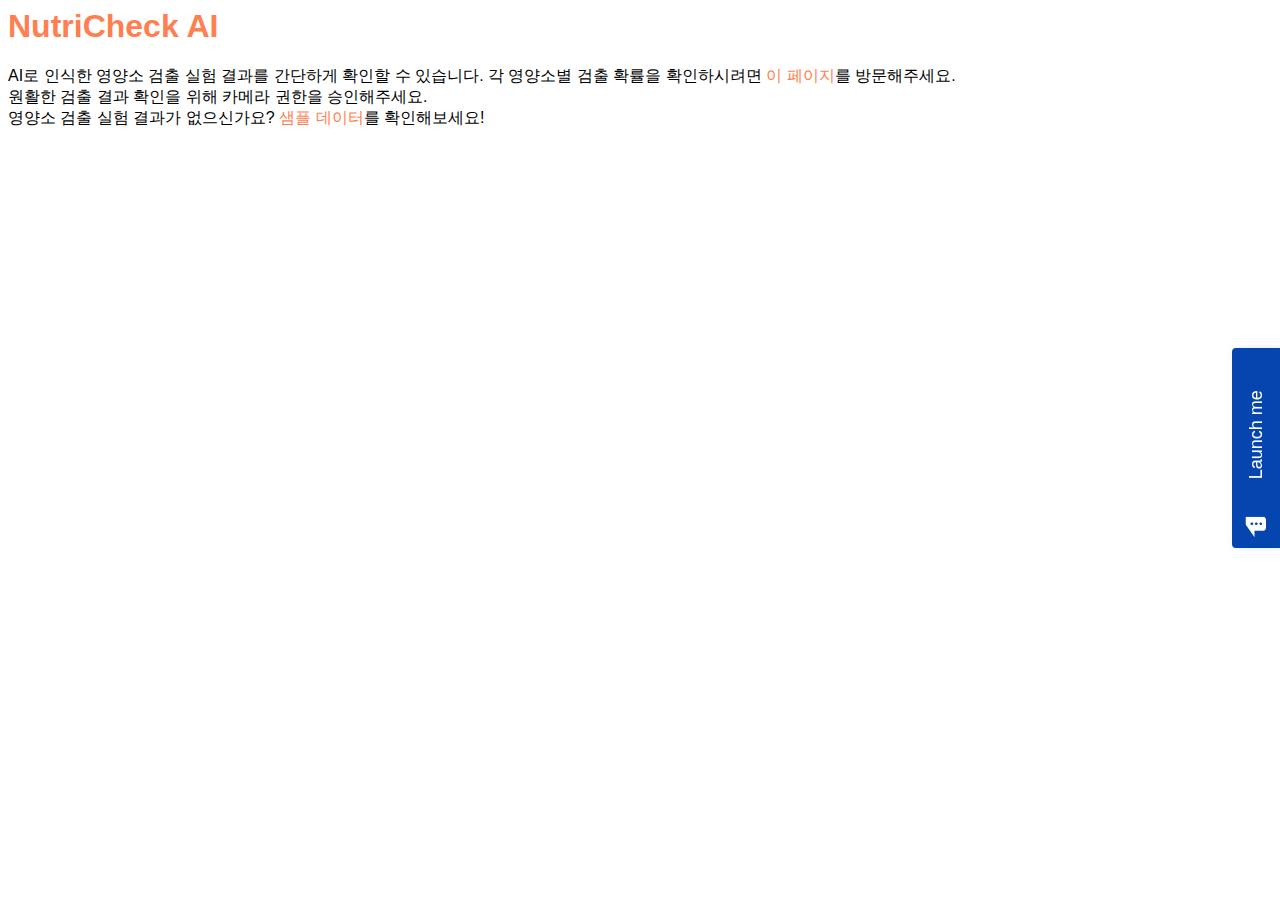
<file: p5.html>
<html><head>
  <meta charset="UTF-8">
  <title>NutriCheck AI</title>
  <script src="p5.min.js"></script>
  <script src="p5.dom.min.js"></script>
  <script src="ml5.min.js" type="text/javascript"></script>
<style>
  p{
    @import url('https://fonts.googleapis.com/css2?family=Baloo+Tammudu+2:wght@600&display=swap');
    font-family: 'Baloo Tammudu 2', cursive;
    color:coral
  }
  body{
    @import url('https://fonts.googleapis.com/css2?family=Nanum+Gothic&display=swap');
    font-family: 'Nanum Gothic', sans-serif;
  }
  /* unvisited link */
a:link {
  color: coral;
  text-decoration: none;
}

/* visited link */
a:visited {
  color: #E77114;
  text-decoration: none;
}

/* mouse over link */
a:hover {
  color: #B568F9;
}

/* selected link */
a:active {
  color: blue;
}
</style>
</head>

<body>
  
  <p><h1><a href="index.html">NutriCheck AI</a></h1></p>
  AI로 인식한 영양소 검출 실험 결과를 간단하게 확인할 수 있습니다. 각 영양소별 검출 확률을 확인하시려면 <a href="index.html">이 페이지</a>를 방문해주세요.</br>
  원활한 검출 결과 확인을 위해 카메라 권한을 승인해주세요.</br>
  영양소 검출 실험 결과가 없으신가요? <a href="https://imgur.com/gallery/UKmEUj1">샘플 데이터</a>를 확인해보세요!<br>
</br>
<div style="position:fixed;top:calc(50% - 250px);right:0;transition:width 300ms ease-out;width:0;" data-qa="side_panel"> <a class="typeform-share button" href="https://form.typeform.com/to/QBmxPfAr?typeform-medium=embed-snippet" data-mode="side_panel" style="box-sizing:border-box;position:absolute;top:300px;width:200px;height:48px;padding:0 20px;margin:0;cursor:pointer;background:#0445AF;border-radius:4px 4px 0px 0px;box-shadow:0px 2px 12px rgba(0, 0, 0, 0.06), 0px 2px 4px rgba(0, 0, 0, 0.08);display:flex;align-items:center;justify-content:flex-start;transform:rotate(-90deg);transform-origin:bottom left;color:white;text-decoration:none;z-index:9999;" data-width="320" data-height="500" target="_blank"> <span class="icon" style="width:32px;position:relative;text-align:center;transform:rotate(90deg) scale(0.85);left:-8px;"> <svg width='24' height='24' viewBox='0 0 24 24' fill='none' xmlns='http://www.w3.org/2000/svg' style="margin-top:10px;"> <path d='M21 0H0V9L10.5743 24V16.5H21C22.6567 16.5 24 15.1567 24 13.5V3C24 1.34325 22.6567 0 21 0ZM7.5 9.75C6.672 9.75 6 9.07875 6 8.25C6 7.42125 6.672 6.75 7.5 6.75C8.328 6.75 9 7.42125 9 8.25C9 9.07875 8.328 9.75 7.5 9.75ZM12.75 9.75C11.922 9.75 11.25 9.07875 11.25 8.25C11.25 7.42125 11.922 6.75 12.75 6.75C13.578 6.75 14.25 7.42125 14.25 8.25C14.25 9.07875 13.578 9.75 12.75 9.75ZM18 9.75C17.172 9.75 16.5 9.07875 16.5 8.25C16.5 7.42125 17.172 6.75 18 6.75C18.828 6.75 19.5 7.42125 19.5 8.25C19.5 9.07875 18.828 9.75 18 9.75Z' fill='white' /> </svg> </span> <span style="text-decoration:none;font-size:18px;font-family:Helvetica,Arial,sans-serif;white-space:nowrap;overflow:hidden;text-overflow:ellipsis;width:100%;text-align:center;-webkit-font-smoothing:antialiased;-moz-osx-font-smoothing:grayscale;"> Launch me </span> </a> </div> <script> (function() { var qs,js,q,s,d=document, gi=d.getElementById, ce=d.createElement, gt=d.getElementsByTagName, id="typef_orm_share", b="https://embed.typeform.com/"; if(!gi.call(d,id)){ js=ce.call(d,"script"); js.id=id; js.src=b+"embed.js"; q=gt.call(d,"script")[0]; q.parentNode.insertBefore(js,q) } })() </script>
      <!--Start of Tawk.to Script-->
<script type="text/javascript">
  var Tawk_API=Tawk_API||{}, Tawk_LoadStart=new Date();
  (function(){
  var s1=document.createElement("script"),s0=document.getElementsByTagName("script")[0];
  s1.async=true;
  s1.src='https://embed.tawk.to/608d6ea662662a09efc3f280/1f4k7gfh0';
  s1.charset='UTF-8';
  s1.setAttribute('crossorigin','*');
  s0.parentNode.insertBefore(s1,s0);
  })();
  </script>
  <!--End of Tawk.to Script-->
  <script src="sketch.js"></script>
</body></html>
</file>
<file: assets/css/style-starter.css>
@charset "UTF-8";

/*--
Author: W3layouts
Author URL: http://w3layouts.com
--*/
/*!
 * Bootstrap v4.4.1 (https://getbootstrap.com/)
 * Copyright 2011-2019 The Bootstrap Authors
 * Copyright 2011-2019 Twitter, Inc.
 * Licensed under MIT (https://github.com/twbs/bootstrap/blob/master/LICENSE)
 */
:root {
  --blue: #007bff;
  --indigo: #6610f2;
  --purple: #6f42c1;
  --pink: #e83e8c;
  --red: #dc3545;
  --orange: #fd7e14;
  --yellow: #ffc107;
  --green: #28a745;
  --teal: #20c997;
  --cyan: #17a2b8;
  --white: #fff;
  --gray: #6c757d;
  --gray-dark: #343a40;
  --primary: #ff4c4c;
  --secondary: #e71d36;
  --success: #28a745;
  --info: #17a2b8;
  --warning: #ffc107;
  --danger: #dc3545;
  --light: #f8f9fa;
  --dark: #343a40;
  --breakpoint-xs: 0;
  --breakpoint-sm: 576px;
  --breakpoint-md: 768px;
  --breakpoint-lg: 992px;
  --breakpoint-xl: 1200px;
  --font-family-sans-serif: -apple-system, BlinkMacSystemFont, "Segoe UI", Roboto, "Helvetica Neue", Arial, "Noto Sans", sans-serif, "Apple Color Emoji", "Segoe UI Emoji", "Segoe UI Symbol", "Noto Color Emoji";
  --font-family-monospace: SFMono-Regular, Menlo, Monaco, Consolas, "Liberation Mono", "Courier New", monospace;
}

*,
*::before,
*::after {
  box-sizing: border-box;
}

html {
  font-family: sans-serif;
  line-height: 1.15;
  -webkit-text-size-adjust: 100%;
  -webkit-tap-highlight-color: rgba(0, 0, 0, 0);
}

article,
aside,
figcaption,
figure,
footer,
header,
hgroup,
main,
nav,
section {
  display: block;
}

body {
  margin: 0;
  font-family: -apple-system, BlinkMacSystemFont, "Segoe UI", Roboto, "Helvetica Neue", Arial, "Noto Sans", sans-serif, "Apple Color Emoji", "Segoe UI Emoji", "Segoe UI Symbol", "Noto Color Emoji";
  font-size: 1rem;
  font-weight: 400;
  line-height: 1.5;
  color: #212529;
  text-align: left;
  background-color: #fff;
}

[tabindex="-1"]:focus:not(:focus-visible) {
  outline: 0 !important;
}

hr {
  box-sizing: content-box;
  height: 0;
  overflow: visible;
}

h1,
h2,
h3,
h4,
h5,
h6 {
  margin-top: 0;
  margin-bottom: 0.5rem;
}

p {
  margin-top: 0;
  margin-bottom: 1rem;
}

abbr[title],
abbr[data-original-title] {
  text-decoration: underline;
  -webkit-text-decoration: underline dotted;
  text-decoration: underline dotted;
  cursor: help;
  border-bottom: 0;
  -webkit-text-decoration-skip-ink: none;
  text-decoration-skip-ink: none;
}

address {
  margin-bottom: 1rem;
  font-style: normal;
  line-height: inherit;
}

ol,
ul,
dl {
  margin-top: 0;
  margin-bottom: 1rem;
}

ol ol,
ul ul,
ol ul,
ul ol {
  margin-bottom: 0;
}

dt {
  font-weight: 600;
}

dd {
  margin-bottom: .5rem;
  margin-left: 0;
}

blockquote {
  margin: 0 0 1rem;
}

b,
strong {
  font-weight: bolder;
}

small {
  font-size: 80%;
}

sub,
sup {
  position: relative;
  font-size: 75%;
  line-height: 0;
  vertical-align: baseline;
}

sub {
  bottom: -.25em;
}

sup {
  top: -.5em;
}

a {
  color: var(--font-color);
  text-decoration: none;
  background-color: transparent;
}

a:hover {
  color: var(--primary-color);
  text-decoration: underline;
}

a,
a:hover,
button,
button:hover {
  text-decoration: none;
  transition: .5s all;
  -moz-transition: .5s all;
}

a:not([href]) {
  color: inherit;
  text-decoration: none;
}

a:not([href]):hover {
  color: inherit;
  text-decoration: none;
}

pre,
code,
kbd,
samp {
  font-family: SFMono-Regular, Menlo, Monaco, Consolas, "Liberation Mono", "Courier New", monospace;
  font-size: 1em;
}

pre {
  margin-top: 0;
  margin-bottom: 1rem;
  overflow: auto;
}

figure {
  margin: 0 0 1rem;
}

img {
  vertical-align: middle;
  border-style: none;
}

svg {
  overflow: hidden;
  vertical-align: middle;
}

table {
  border-collapse: collapse;
}

caption {
  padding-top: 0.75rem;
  padding-bottom: 0.75rem;
  color: #6c757d;
  text-align: left;
  caption-side: bottom;
}

th {
  text-align: inherit;
}

label {
  display: inline-block;
  margin-bottom: 0.5rem;
}

button {
  border-radius: 0;
}

button:focus {
  outline: 1px dotted;
  outline: 5px auto -webkit-focus-ring-color;
}

input,
button,
select,
optgroup,
textarea {
  margin: 0;
  font-family: inherit;
  font-size: inherit;
  line-height: inherit;
}

button,
input {
  overflow: visible;
}

button,
select {
  text-transform: none;
}

select {
  word-wrap: normal;
}

button,
[type="button"],
[type="reset"],
[type="submit"] {
  -webkit-appearance: button;
}

button:not(:disabled),
[type="button"]:not(:disabled),
[type="reset"]:not(:disabled),
[type="submit"]:not(:disabled) {
  cursor: pointer;
}

button::-moz-focus-inner,
[type="button"]::-moz-focus-inner,
[type="reset"]::-moz-focus-inner,
[type="submit"]::-moz-focus-inner {
  padding: 0;
  border-style: none;
}

input[type="radio"],
input[type="checkbox"] {
  box-sizing: border-box;
  padding: 0;
}

input[type="date"],
input[type="time"],
input[type="datetime-local"],
input[type="month"] {
  -webkit-appearance: listbox;
}

textarea {
  overflow: auto;
  resize: vertical;
}

fieldset {
  min-width: 0;
  padding: 0;
  margin: 0;
  border: 0;
}

legend {
  display: block;
  width: 100%;
  max-width: 100%;
  padding: 0;
  margin-bottom: .5rem;
  font-size: 1.5rem;
  line-height: inherit;
  color: inherit;
  white-space: normal;
}

@media (max-width: 1200px) {
  legend {
    font-size: calc(1.275rem + 0.3vw);
  }
}

progress {
  vertical-align: baseline;
}

[type="number"]::-webkit-inner-spin-button,
[type="number"]::-webkit-outer-spin-button {
  height: auto;
}

[type="search"] {
  outline-offset: -2px;
  -webkit-appearance: none;
}

[type="search"]::-webkit-search-decoration {
  -webkit-appearance: none;
}

::-webkit-file-upload-button {
  font: inherit;
  -webkit-appearance: button;
}

output {
  display: inline-block;
}

summary {
  display: list-item;
  cursor: pointer;
}

template {
  display: none;
}

[hidden] {
  display: none !important;
}

h1,
h2,
h3,
h4,
h5,
h6,
.h1,
.h2,
.h3,
.h4,
.h5,
.h6 {
  margin-bottom: 0.5rem;
  font-weight: 400;
  line-height: 28px;
}

h1,
.h1 {
  font-size: 2.5rem;
}

@media (max-width: 1200px) {

  h1,
  .h1 {
    font-size: calc(1.375rem + 1.5vw);
  }
}

h2,
.h2 {
  font-size: 2rem;
}

@media (max-width: 1200px) {

  h2,
  .h2 {
    font-size: calc(1.325rem + 0.9vw);
  }
}

h3,
.h3 {
  font-size: 1.75rem;
}

@media (max-width: 1200px) {

  h3,
  .h3 {
    font-size: calc(1.3rem + 0.6vw);
  }
}

h4,
.h4 {
  font-size: 1.5rem;
}

@media (max-width: 1200px) {

  h4,
  .h4 {
    font-size: calc(1.275rem + 0.3vw);
  }
}

h5,
.h5 {
  font-size: 1.25rem;
}

h6,
.h6 {
  font-size: 1rem;
}

.lead {
  font-size: 1.25rem;
  font-weight: 300;
}

.display-1 {
  font-size: 6rem;
  font-weight: 300;
  line-height: 1.2;
}

@media (max-width: 1200px) {
  .display-1 {
    font-size: calc(1.725rem + 5.7vw);
  }
}

.display-2 {
  font-size: 5.5rem;
  font-weight: 300;
  line-height: 1.2;
}

@media (max-width: 1200px) {
  .display-2 {
    font-size: calc(1.675rem + 5.1vw);
  }
}

.display-3 {
  font-size: 4.5rem;
  font-weight: 300;
  line-height: 1.2;
}

@media (max-width: 1200px) {
  .display-3 {
    font-size: calc(1.575rem + 3.9vw);
  }
}

.display-4 {
  font-size: 3.5rem;
  font-weight: 300;
  line-height: 1.2;
}

@media (max-width: 1200px) {
  .display-4 {
    font-size: calc(1.475rem + 2.7vw);
  }
}

hr {
  margin-top: 1rem;
  margin-bottom: 1rem;
  border: 0;
  border-top: 1px solid rgba(0, 0, 0, 0.1);
}

small,
.small {
  font-size: 80%;
  font-weight: 400;
}

mark,
.mark {
  padding: 0.2em;
  background-color: #fcf8e3;
}

.list-unstyled {
  padding-left: 0;
  list-style: none;
}

.list-inline {
  padding-left: 0;
  list-style: none;
}

.list-inline-item {
  display: inline-block;
}

.list-inline-item:not(:last-child) {
  margin-right: 0.5rem;
}

.initialism {
  font-size: 90%;
  text-transform: uppercase;
}

.blockquote {
  margin-bottom: 1rem;
  font-size: 1.25rem;
}

.blockquote-footer {
  display: block;
  font-size: 80%;
  color: #6c757d;
}

.blockquote-footer::before {
  content: "\2014\00A0";
}

.img-fluid {
  max-width: 100%;
  height: auto;
}

.img-thumbnail {
  padding: 0.25rem;
  background-color: #fff;
  border: 1px solid #dee2e6;
  border-radius: 0.25rem;
  max-width: 100%;
  height: auto;
}

.figure {
  display: inline-block;
}

.figure-img {
  margin-bottom: 0.5rem;
  line-height: 1;
}

.figure-caption {
  font-size: 90%;
  color: #6c757d;
}

code {
  font-size: 87.5%;
  color: #e83e8c;
  word-wrap: break-word;
}

a>code {
  color: inherit;
}

kbd {
  padding: 0.2rem 0.4rem;
  font-size: 87.5%;
  color: #fff;
  background-color: #212529;
  border-radius: 0.2rem;
}

kbd kbd {
  padding: 0;
  font-size: 100%;
  font-weight: 600;
}

pre {
  display: block;
  font-size: 87.5%;
  color: #212529;
}

pre code {
  font-size: inherit;
  color: inherit;
  word-break: normal;
}

.pre-scrollable {
  max-height: 340px;
  overflow-y: scroll;
}

.container {
  width: 100%;
  padding-right: 15px;
  padding-left: 15px;
  margin-right: auto;
  margin-left: auto;
}

@media (min-width: 576px) {
  .container {
    max-width: 540px;
  }
}

@media (min-width: 768px) {
  .container {
    max-width: 720px;
  }
}

@media (min-width: 992px) {
  .container {
    max-width: 960px;
  }
}

@media (min-width: 1200px) {
  .container {
    max-width: 1140px;
  }
}

.container-fluid,
.container-sm,
.container-md,
.container-lg,
.container-xl {
  width: 100%;
  padding-right: 15px;
  padding-left: 15px;
  margin-right: auto;
  margin-left: auto;
}

@media (min-width: 576px) {

  .container,
  .container-sm {
    max-width: 540px;
  }
}

@media (min-width: 768px) {

  .container,
  .container-sm,
  .container-md {
    max-width: 720px;
  }
}

@media (min-width: 992px) {

  .container,
  .container-sm,
  .container-md,
  .container-lg {
    max-width: 960px;
  }
}

@media (min-width: 1200px) {

  .container,
  .container-sm,
  .container-md,
  .container-lg,
  .container-xl {
    max-width: 1140px;
  }
}

.row {
  display: flex;
  flex-wrap: wrap;
  margin-right: -15px;
  margin-left: -15px;
}

.no-gutters {
  margin-right: 0;
  margin-left: 0;
}

.no-gutters>.col,
.no-gutters>[class*="col-"] {
  padding-right: 0;
  padding-left: 0;
}

.col-1,
.col-2,
.col-3,
.col-4,
.col-5,
.col-6,
.col-7,
.col-8,
.col-9,
.col-10,
.col-11,
.col-12,
.col,
.col-auto,
.col-sm-1,
.col-sm-2,
.col-sm-3,
.col-sm-4,
.col-sm-5,
.col-sm-6,
.col-sm-7,
.col-sm-8,
.col-sm-9,
.col-sm-10,
.col-sm-11,
.col-sm-12,
.col-sm,
.col-sm-auto,
.col-md-1,
.col-md-2,
.col-md-3,
.col-md-4,
.col-md-5,
.col-md-6,
.col-md-7,
.col-md-8,
.col-md-9,
.col-md-10,
.col-md-11,
.col-md-12,
.col-md,
.col-md-auto,
.col-lg-1,
.col-lg-2,
.col-lg-3,
.col-lg-4,
.col-lg-5,
.col-lg-6,
.col-lg-7,
.col-lg-8,
.col-lg-9,
.col-lg-10,
.col-lg-11,
.col-lg-12,
.col-lg,
.col-lg-auto,
.col-xl-1,
.col-xl-2,
.col-xl-3,
.col-xl-4,
.col-xl-5,
.col-xl-6,
.col-xl-7,
.col-xl-8,
.col-xl-9,
.col-xl-10,
.col-xl-11,
.col-xl-12,
.col-xl,
.col-xl-auto {
  position: relative;
  width: 100%;
  padding-right: 15px;
  padding-left: 15px;
}

.col {
  flex-basis: 0;
  flex-grow: 1;
  max-width: 100%;
}

.row-cols-1>* {
  flex: 0 0 100%;
  max-width: 100%;
}

.row-cols-2>* {
  flex: 0 0 50%;
  max-width: 50%;
}

.row-cols-3>* {
  flex: 0 0 33.33333%;
  max-width: 33.33333%;
}

.row-cols-4>* {
  flex: 0 0 25%;
  max-width: 25%;
}

.row-cols-5>* {
  flex: 0 0 20%;
  max-width: 20%;
}

.row-cols-6>* {
  flex: 0 0 16.66667%;
  max-width: 16.66667%;
}

.col-auto {
  flex: 0 0 auto;
  width: auto;
  max-width: 100%;
}

.col-1 {
  flex: 0 0 8.33333%;
  max-width: 8.33333%;
}

.col-2 {
  flex: 0 0 16.66667%;
  max-width: 16.66667%;
}

.col-3 {
  flex: 0 0 25%;
  max-width: 25%;
}

.col-4 {
  flex: 0 0 33.33333%;
  max-width: 33.33333%;
}

.col-5 {
  flex: 0 0 41.66667%;
  max-width: 41.66667%;
}

.col-6 {
  flex: 0 0 50%;
  max-width: 50%;
}

.col-7 {
  flex: 0 0 58.33333%;
  max-width: 58.33333%;
}

.col-8 {
  flex: 0 0 66.66667%;
  max-width: 66.66667%;
}

.col-9 {
  flex: 0 0 75%;
  max-width: 75%;
}

.col-10 {
  flex: 0 0 83.33333%;
  max-width: 83.33333%;
}

.col-11 {
  flex: 0 0 91.66667%;
  max-width: 91.66667%;
}

.col-12 {
  flex: 0 0 100%;
  max-width: 100%;
}

.order-first {
  order: -1;
}

.order-last {
  order: 13;
}

.order-0 {
  order: 0;
}

.order-1 {
  order: 1;
}

.order-2 {
  order: 2;
}

.order-3 {
  order: 3;
}

.order-4 {
  order: 4;
}

.order-5 {
  order: 5;
}

.order-6 {
  order: 6;
}

.order-7 {
  order: 7;
}

.order-8 {
  order: 8;
}

.order-9 {
  order: 9;
}

.order-10 {
  order: 10;
}

.order-11 {
  order: 11;
}

.order-12 {
  order: 12;
}

.offset-1 {
  margin-left: 8.33333%;
}

.offset-2 {
  margin-left: 16.66667%;
}

.offset-3 {
  margin-left: 25%;
}

.offset-4 {
  margin-left: 33.33333%;
}

.offset-5 {
  margin-left: 41.66667%;
}

.offset-6 {
  margin-left: 50%;
}

.offset-7 {
  margin-left: 58.33333%;
}

.offset-8 {
  margin-left: 66.66667%;
}

.offset-9 {
  margin-left: 75%;
}

.offset-10 {
  margin-left: 83.33333%;
}

.offset-11 {
  margin-left: 91.66667%;
}

@media (min-width: 576px) {
  .col-sm {
    flex-basis: 0;
    flex-grow: 1;
    max-width: 100%;
  }

  .row-cols-sm-1>* {
    flex: 0 0 100%;
    max-width: 100%;
  }

  .row-cols-sm-2>* {
    flex: 0 0 50%;
    max-width: 50%;
  }

  .row-cols-sm-3>* {
    flex: 0 0 33.33333%;
    max-width: 33.33333%;
  }

  .row-cols-sm-4>* {
    flex: 0 0 25%;
    max-width: 25%;
  }

  .row-cols-sm-5>* {
    flex: 0 0 20%;
    max-width: 20%;
  }

  .row-cols-sm-6>* {
    flex: 0 0 16.66667%;
    max-width: 16.66667%;
  }

  .col-sm-auto {
    flex: 0 0 auto;
    width: auto;
    max-width: 100%;
  }

  .col-sm-1 {
    flex: 0 0 8.33333%;
    max-width: 8.33333%;
  }

  .col-sm-2 {
    flex: 0 0 16.66667%;
    max-width: 16.66667%;
  }

  .col-sm-3 {
    flex: 0 0 25%;
    max-width: 25%;
  }

  .col-sm-4 {
    flex: 0 0 33.33333%;
    max-width: 33.33333%;
  }

  .col-sm-5 {
    flex: 0 0 41.66667%;
    max-width: 41.66667%;
  }

  .col-sm-6 {
    flex: 0 0 50%;
    max-width: 50%;
  }

  .col-sm-7 {
    flex: 0 0 58.33333%;
    max-width: 58.33333%;
  }

  .col-sm-8 {
    flex: 0 0 66.66667%;
    max-width: 66.66667%;
  }

  .col-sm-9 {
    flex: 0 0 75%;
    max-width: 75%;
  }

  .col-sm-10 {
    flex: 0 0 83.33333%;
    max-width: 83.33333%;
  }

  .col-sm-11 {
    flex: 0 0 91.66667%;
    max-width: 91.66667%;
  }

  .col-sm-12 {
    flex: 0 0 100%;
    max-width: 100%;
  }

  .order-sm-first {
    order: -1;
  }

  .order-sm-last {
    order: 13;
  }

  .order-sm-0 {
    order: 0;
  }

  .order-sm-1 {
    order: 1;
  }

  .order-sm-2 {
    order: 2;
  }

  .order-sm-3 {
    order: 3;
  }

  .order-sm-4 {
    order: 4;
  }

  .order-sm-5 {
    order: 5;
  }

  .order-sm-6 {
    order: 6;
  }

  .order-sm-7 {
    order: 7;
  }

  .order-sm-8 {
    order: 8;
  }

  .order-sm-9 {
    order: 9;
  }

  .order-sm-10 {
    order: 10;
  }

  .order-sm-11 {
    order: 11;
  }

  .order-sm-12 {
    order: 12;
  }

  .offset-sm-0 {
    margin-left: 0;
  }

  .offset-sm-1 {
    margin-left: 8.33333%;
  }

  .offset-sm-2 {
    margin-left: 16.66667%;
  }

  .offset-sm-3 {
    margin-left: 25%;
  }

  .offset-sm-4 {
    margin-left: 33.33333%;
  }

  .offset-sm-5 {
    margin-left: 41.66667%;
  }

  .offset-sm-6 {
    margin-left: 50%;
  }

  .offset-sm-7 {
    margin-left: 58.33333%;
  }

  .offset-sm-8 {
    margin-left: 66.66667%;
  }

  .offset-sm-9 {
    margin-left: 75%;
  }

  .offset-sm-10 {
    margin-left: 83.33333%;
  }

  .offset-sm-11 {
    margin-left: 91.66667%;
  }
}

@media (min-width: 768px) {
  .col-md {
    flex-basis: 0;
    flex-grow: 1;
    max-width: 100%;
  }

  .row-cols-md-1>* {
    flex: 0 0 100%;
    max-width: 100%;
  }

  .row-cols-md-2>* {
    flex: 0 0 50%;
    max-width: 50%;
  }

  .row-cols-md-3>* {
    flex: 0 0 33.33333%;
    max-width: 33.33333%;
  }

  .row-cols-md-4>* {
    flex: 0 0 25%;
    max-width: 25%;
  }

  .row-cols-md-5>* {
    flex: 0 0 20%;
    max-width: 20%;
  }

  .row-cols-md-6>* {
    flex: 0 0 16.66667%;
    max-width: 16.66667%;
  }

  .col-md-auto {
    flex: 0 0 auto;
    width: auto;
    max-width: 100%;
  }

  .col-md-1 {
    flex: 0 0 8.33333%;
    max-width: 8.33333%;
  }

  .col-md-2 {
    flex: 0 0 16.66667%;
    max-width: 16.66667%;
  }

  .col-md-3 {
    flex: 0 0 25%;
    max-width: 25%;
  }

  .col-md-4 {
    flex: 0 0 33.33333%;
    max-width: 33.33333%;
  }

  .col-md-5 {
    flex: 0 0 41.66667%;
    max-width: 41.66667%;
  }

  .col-md-6 {
    flex: 0 0 50%;
    max-width: 50%;
  }

  .col-md-7 {
    flex: 0 0 58.33333%;
    max-width: 58.33333%;
  }

  .col-md-8 {
    flex: 0 0 66.66667%;
    max-width: 66.66667%;
  }

  .col-md-9 {
    flex: 0 0 75%;
    max-width: 75%;
  }

  .col-md-10 {
    flex: 0 0 83.33333%;
    max-width: 83.33333%;
  }

  .col-md-11 {
    flex: 0 0 91.66667%;
    max-width: 91.66667%;
  }

  .col-md-12 {
    flex: 0 0 100%;
    max-width: 100%;
  }

  .order-md-first {
    order: -1;
  }

  .order-md-last {
    order: 13;
  }

  .order-md-0 {
    order: 0;
  }

  .order-md-1 {
    order: 1;
  }

  .order-md-2 {
    order: 2;
  }

  .order-md-3 {
    order: 3;
  }

  .order-md-4 {
    order: 4;
  }

  .order-md-5 {
    order: 5;
  }

  .order-md-6 {
    order: 6;
  }

  .order-md-7 {
    order: 7;
  }

  .order-md-8 {
    order: 8;
  }

  .order-md-9 {
    order: 9;
  }

  .order-md-10 {
    order: 10;
  }

  .order-md-11 {
    order: 11;
  }

  .order-md-12 {
    order: 12;
  }

  .offset-md-0 {
    margin-left: 0;
  }

  .offset-md-1 {
    margin-left: 8.33333%;
  }

  .offset-md-2 {
    margin-left: 16.66667%;
  }

  .offset-md-3 {
    margin-left: 25%;
  }

  .offset-md-4 {
    margin-left: 33.33333%;
  }

  .offset-md-5 {
    margin-left: 41.66667%;
  }

  .offset-md-6 {
    margin-left: 50%;
  }

  .offset-md-7 {
    margin-left: 58.33333%;
  }

  .offset-md-8 {
    margin-left: 66.66667%;
  }

  .offset-md-9 {
    margin-left: 75%;
  }

  .offset-md-10 {
    margin-left: 83.33333%;
  }

  .offset-md-11 {
    margin-left: 91.66667%;
  }
}

@media (min-width: 992px) {
  .col-lg {
    flex-basis: 0;
    flex-grow: 1;
    max-width: 100%;
  }

  .row-cols-lg-1>* {
    flex: 0 0 100%;
    max-width: 100%;
  }

  .row-cols-lg-2>* {
    flex: 0 0 50%;
    max-width: 50%;
  }

  .row-cols-lg-3>* {
    flex: 0 0 33.33333%;
    max-width: 33.33333%;
  }

  .row-cols-lg-4>* {
    flex: 0 0 25%;
    max-width: 25%;
  }

  .row-cols-lg-5>* {
    flex: 0 0 20%;
    max-width: 20%;
  }

  .row-cols-lg-6>* {
    flex: 0 0 16.66667%;
    max-width: 16.66667%;
  }

  .col-lg-auto {
    flex: 0 0 auto;
    width: auto;
    max-width: 100%;
  }

  .col-lg-1 {
    flex: 0 0 8.33333%;
    max-width: 8.33333%;
  }

  .col-lg-2 {
    flex: 0 0 16.66667%;
    max-width: 16.66667%;
  }

  .col-lg-3 {
    flex: 0 0 25%;
    max-width: 25%;
  }

  .col-lg-4 {
    flex: 0 0 33.33333%;
    max-width: 33.33333%;
  }

  .col-lg-5 {
    flex: 0 0 41.66667%;
    max-width: 41.66667%;
  }

  .col-lg-6 {
    flex: 0 0 50%;
    max-width: 50%;
  }

  .col-lg-7 {
    flex: 0 0 58.33333%;
    max-width: 58.33333%;
  }

  .col-lg-8 {
    flex: 0 0 66.66667%;
    max-width: 66.66667%;
  }

  .col-lg-9 {
    flex: 0 0 75%;
    max-width: 75%;
  }

  .col-lg-10 {
    flex: 0 0 83.33333%;
    max-width: 83.33333%;
  }

  .col-lg-11 {
    flex: 0 0 91.66667%;
    max-width: 91.66667%;
  }

  .col-lg-12 {
    flex: 0 0 100%;
    max-width: 100%;
  }

  .order-lg-first {
    order: -1;
  }

  .order-lg-last {
    order: 13;
  }

  .order-lg-0 {
    order: 0;
  }

  .order-lg-1 {
    order: 1;
  }

  .order-lg-2 {
    order: 2;
  }

  .order-lg-3 {
    order: 3;
  }

  .order-lg-4 {
    order: 4;
  }

  .order-lg-5 {
    order: 5;
  }

  .order-lg-6 {
    order: 6;
  }

  .order-lg-7 {
    order: 7;
  }

  .order-lg-8 {
    order: 8;
  }

  .order-lg-9 {
    order: 9;
  }

  .order-lg-10 {
    order: 10;
  }

  .order-lg-11 {
    order: 11;
  }

  .order-lg-12 {
    order: 12;
  }

  .offset-lg-0 {
    margin-left: 0;
  }

  .offset-lg-1 {
    margin-left: 8.33333%;
  }

  .offset-lg-2 {
    margin-left: 16.66667%;
  }

  .offset-lg-3 {
    margin-left: 25%;
  }

  .offset-lg-4 {
    margin-left: 33.33333%;
  }

  .offset-lg-5 {
    margin-left: 41.66667%;
  }

  .offset-lg-6 {
    margin-left: 50%;
  }

  .offset-lg-7 {
    margin-left: 58.33333%;
  }

  .offset-lg-8 {
    margin-left: 66.66667%;
  }

  .offset-lg-9 {
    margin-left: 75%;
  }

  .offset-lg-10 {
    margin-left: 83.33333%;
  }

  .offset-lg-11 {
    margin-left: 91.66667%;
  }
}

@media (min-width: 1200px) {
  .col-xl {
    flex-basis: 0;
    flex-grow: 1;
    max-width: 100%;
  }

  .row-cols-xl-1>* {
    flex: 0 0 100%;
    max-width: 100%;
  }

  .row-cols-xl-2>* {
    flex: 0 0 50%;
    max-width: 50%;
  }

  .row-cols-xl-3>* {
    flex: 0 0 33.33333%;
    max-width: 33.33333%;
  }

  .row-cols-xl-4>* {
    flex: 0 0 25%;
    max-width: 25%;
  }

  .row-cols-xl-5>* {
    flex: 0 0 20%;
    max-width: 20%;
  }

  .row-cols-xl-6>* {
    flex: 0 0 16.66667%;
    max-width: 16.66667%;
  }

  .col-xl-auto {
    flex: 0 0 auto;
    width: auto;
    max-width: 100%;
  }

  .col-xl-1 {
    flex: 0 0 8.33333%;
    max-width: 8.33333%;
  }

  .col-xl-2 {
    flex: 0 0 16.66667%;
    max-width: 16.66667%;
  }

  .col-xl-3 {
    flex: 0 0 25%;
    max-width: 25%;
  }

  .col-xl-4 {
    flex: 0 0 33.33333%;
    max-width: 33.33333%;
  }

  .col-xl-5 {
    flex: 0 0 41.66667%;
    max-width: 41.66667%;
  }

  .col-xl-6 {
    flex: 0 0 50%;
    max-width: 50%;
  }

  .col-xl-7 {
    flex: 0 0 58.33333%;
    max-width: 58.33333%;
  }

  .col-xl-8 {
    flex: 0 0 66.66667%;
    max-width: 66.66667%;
  }

  .col-xl-9 {
    flex: 0 0 75%;
    max-width: 75%;
  }

  .col-xl-10 {
    flex: 0 0 83.33333%;
    max-width: 83.33333%;
  }

  .col-xl-11 {
    flex: 0 0 91.66667%;
    max-width: 91.66667%;
  }

  .col-xl-12 {
    flex: 0 0 100%;
    max-width: 100%;
  }

  .order-xl-first {
    order: -1;
  }

  .order-xl-last {
    order: 13;
  }

  .order-xl-0 {
    order: 0;
  }

  .order-xl-1 {
    order: 1;
  }

  .order-xl-2 {
    order: 2;
  }

  .order-xl-3 {
    order: 3;
  }

  .order-xl-4 {
    order: 4;
  }

  .order-xl-5 {
    order: 5;
  }

  .order-xl-6 {
    order: 6;
  }

  .order-xl-7 {
    order: 7;
  }

  .order-xl-8 {
    order: 8;
  }

  .order-xl-9 {
    order: 9;
  }

  .order-xl-10 {
    order: 10;
  }

  .order-xl-11 {
    order: 11;
  }

  .order-xl-12 {
    order: 12;
  }

  .offset-xl-0 {
    margin-left: 0;
  }

  .offset-xl-1 {
    margin-left: 8.33333%;
  }

  .offset-xl-2 {
    margin-left: 16.66667%;
  }

  .offset-xl-3 {
    margin-left: 25%;
  }

  .offset-xl-4 {
    margin-left: 33.33333%;
  }

  .offset-xl-5 {
    margin-left: 41.66667%;
  }

  .offset-xl-6 {
    margin-left: 50%;
  }

  .offset-xl-7 {
    margin-left: 58.33333%;
  }

  .offset-xl-8 {
    margin-left: 66.66667%;
  }

  .offset-xl-9 {
    margin-left: 75%;
  }

  .offset-xl-10 {
    margin-left: 83.33333%;
  }

  .offset-xl-11 {
    margin-left: 91.66667%;
  }
}

.table {
  width: 100%;
  margin-bottom: 1rem;
  color: #212529;
}

.table th,
.table td {
  padding: 0.75rem;
  vertical-align: top;
  border-top: 1px solid #dee2e6;
}

.table thead th {
  vertical-align: bottom;
  border-bottom: 2px solid #dee2e6;
}

.table tbody+tbody {
  border-top: 2px solid #dee2e6;
}

.table-sm th,
.table-sm td {
  padding: 0.3rem;
}

.table-bordered {
  border: 1px solid #dee2e6;
}

.table-bordered th,
.table-bordered td {
  border: 1px solid #dee2e6;
}

.table-bordered thead th,
.table-bordered thead td {
  border-bottom-width: 2px;
}

.table-borderless th,
.table-borderless td,
.table-borderless thead th,
.table-borderless tbody+tbody {
  border: 0;
}

.table-striped tbody tr:nth-of-type(odd) {
  background-color: rgba(0, 0, 0, 0.05);
}

.table-hover tbody tr:hover {
  color: #212529;
  background-color: rgba(0, 0, 0, 0.075);
}

.table-primary,
.table-primary>th,
.table-primary>td {
  background-color: #c4f0df;
}

.table-primary th,
.table-primary td,
.table-primary thead th,
.table-primary tbody+tbody {
  border-color: #92e3c3;
}

.table-hover .table-primary:hover {
  background-color: #b0ebd4;
}

.table-hover .table-primary:hover>td,
.table-hover .table-primary:hover>th {
  background-color: #b0ebd4;
}

.table-secondary,
.table-secondary>th,
.table-secondary>td {
  background-color: #c8c7d3;
}

.table-secondary th,
.table-secondary td,
.table-secondary thead th,
.table-secondary tbody+tbody {
  border-color: #9996ae;
}

.table-hover .table-secondary:hover {
  background-color: #bab9c8;
}

.table-hover .table-secondary:hover>td,
.table-hover .table-secondary:hover>th {
  background-color: #bab9c8;
}

.table-success,
.table-success>th,
.table-success>td {
  background-color: #c3e6cb;
}

.table-success th,
.table-success td,
.table-success thead th,
.table-success tbody+tbody {
  border-color: #8fd19e;
}

.table-hover .table-success:hover {
  background-color: #b1dfbb;
}

.table-hover .table-success:hover>td,
.table-hover .table-success:hover>th {
  background-color: #b1dfbb;
}

.table-info,
.table-info>th,
.table-info>td {
  background-color: #bee5eb;
}

.table-info th,
.table-info td,
.table-info thead th,
.table-info tbody+tbody {
  border-color: #86cfda;
}

.table-hover .table-info:hover {
  background-color: #abdde5;
}

.table-hover .table-info:hover>td,
.table-hover .table-info:hover>th {
  background-color: #abdde5;
}

.table-warning,
.table-warning>th,
.table-warning>td {
  background-color: #ffeeba;
}

.table-warning th,
.table-warning td,
.table-warning thead th,
.table-warning tbody+tbody {
  border-color: #ffdf7e;
}

.table-hover .table-warning:hover {
  background-color: #ffe8a1;
}

.table-hover .table-warning:hover>td,
.table-hover .table-warning:hover>th {
  background-color: #ffe8a1;
}

.table-danger,
.table-danger>th,
.table-danger>td {
  background-color: #f5c6cb;
}

.table-danger th,
.table-danger td,
.table-danger thead th,
.table-danger tbody+tbody {
  border-color: #ed969e;
}

.table-hover .table-danger:hover {
  background-color: #f1b0b7;
}

.table-hover .table-danger:hover>td,
.table-hover .table-danger:hover>th {
  background-color: #f1b0b7;
}

.table-light,
.table-light>th,
.table-light>td {
  background-color: #fdfdfe;
}

.table-light th,
.table-light td,
.table-light thead th,
.table-light tbody+tbody {
  border-color: #fbfcfc;
}

.table-hover .table-light:hover {
  background-color: #ececf6;
}

.table-hover .table-light:hover>td,
.table-hover .table-light:hover>th {
  background-color: #ececf6;
}

.table-dark,
.table-dark>th,
.table-dark>td {
  background-color: #c6c8ca;
}

.table-dark th,
.table-dark td,
.table-dark thead th,
.table-dark tbody+tbody {
  border-color: #95999c;
}

.table-hover .table-dark:hover {
  background-color: #b9bbbe;
}

.table-hover .table-dark:hover>td,
.table-hover .table-dark:hover>th {
  background-color: #b9bbbe;
}

.table-active,
.table-active>th,
.table-active>td {
  background-color: rgba(0, 0, 0, 0.075);
}

.table-hover .table-active:hover {
  background-color: rgba(0, 0, 0, 0.075);
}

.table-hover .table-active:hover>td,
.table-hover .table-active:hover>th {
  background-color: rgba(0, 0, 0, 0.075);
}

.table .thead-dark th {
  color: #fff;
  background-color: #343a40;
  border-color: #454d55;
}

.table .thead-light th {
  color: #495057;
  background-color: #e9ecef;
  border-color: #dee2e6;
}

.table-dark {
  color: #fff;
  background-color: #343a40;
}

.table-dark th,
.table-dark td,
.table-dark thead th {
  border-color: #454d55;
}

.table-dark.table-bordered {
  border: 0;
}

.table-dark.table-striped tbody tr:nth-of-type(odd) {
  background-color: rgba(255, 255, 255, 0.05);
}

.table-dark.table-hover tbody tr:hover {
  color: #fff;
  background-color: rgba(255, 255, 255, 0.075);
}

@media (max-width: 575.98px) {
  .table-responsive-sm {
    display: block;
    width: 100%;
    overflow-x: auto;
    -webkit-overflow-scrolling: touch;
  }

  .table-responsive-sm>.table-bordered {
    border: 0;
  }
}

@media (max-width: 767.98px) {
  .table-responsive-md {
    display: block;
    width: 100%;
    overflow-x: auto;
    -webkit-overflow-scrolling: touch;
  }

  .table-responsive-md>.table-bordered {
    border: 0;
  }
}

@media (max-width: 991.98px) {
  .table-responsive-lg {
    display: block;
    width: 100%;
    overflow-x: auto;
    -webkit-overflow-scrolling: touch;
  }

  .table-responsive-lg>.table-bordered {
    border: 0;
  }
}

@media (max-width: 1199.98px) {
  .table-responsive-xl {
    display: block;
    width: 100%;
    overflow-x: auto;
    -webkit-overflow-scrolling: touch;
  }

  .table-responsive-xl>.table-bordered {
    border: 0;
  }
}

.table-responsive {
  display: block;
  width: 100%;
  overflow-x: auto;
  -webkit-overflow-scrolling: touch;
}

.table-responsive>.table-bordered {
  border: 0;
}

.form-control {
  display: block;
  width: 100%;
  height: calc(1.5em + 0.75rem + 2px);
  padding: 0.375rem 0.75rem;
  font-size: 1rem;
  font-weight: 400;
  line-height: 1.5;
  color: #495057;
  background-color: #fff;
  background-clip: padding-box;
  border: 1px solid #ced4da;
  border-radius: 0.25rem;
  transition: border-color 0.15s ease-in-out, box-shadow 0.15s ease-in-out;
}

@media (prefers-reduced-motion: reduce) {
  .form-control {
    transition: none;
  }
}

.form-control::-ms-expand {
  background-color: transparent;
  border: 0;
}

.form-control:-moz-focusring {
  color: transparent;
  text-shadow: 0 0 0 #495057;
}

.form-control:focus {
  color: #495057;
  background-color: #fff;
  border-color: #91e6c4;
  outline: 0;
  box-shadow: 0 0 0 0.2rem rgba(46, 202, 139, 0.25);
}

.form-control::-webkit-input-placeholder {
  color: #6c757d;
  opacity: 1;
}

.form-control::-moz-placeholder {
  color: #6c757d;
  opacity: 1;
}

.form-control:-ms-input-placeholder {
  color: #6c757d;
  opacity: 1;
}

.form-control::-ms-input-placeholder {
  color: #6c757d;
  opacity: 1;
}

.form-control::placeholder {
  color: #6c757d;
  opacity: 1;
}

.form-control:disabled,
.form-control[readonly] {
  background-color: #e9ecef;
  opacity: 1;
}


.input-search input::-moz-placeholder {
  color: var(--paceholder-color-search);
  opacity: 1;
}

.input-search input:-ms-input-placeholder {
  color: var(--paceholder-color-search);
  opacity: 1;
}

.input-search input::-ms-input-placeholder {
  color: var(--paceholder-color-search);
  opacity: 1;
}

.input-search input::placeholder {
  color: var(--paceholder-color-search);
  opacity: 1;
}



select.form-control:focus::-ms-value {
  color: #495057;
  background-color: #fff;
}

.form-control-file,
.form-control-range {
  display: block;
  width: 100%;
}

.col-form-label {
  padding-top: calc(0.375rem + 1px);
  padding-bottom: calc(0.375rem + 1px);
  margin-bottom: 0;
  font-size: inherit;
  line-height: 1.5;
}

.col-form-label-lg {
  padding-top: calc(0.5rem + 1px);
  padding-bottom: calc(0.5rem + 1px);
  font-size: 1.25rem;
  line-height: 1.5;
}

.col-form-label-sm {
  padding-top: calc(0.25rem + 1px);
  padding-bottom: calc(0.25rem + 1px);
  font-size: 0.875rem;
  line-height: 1.5;
}

.form-control-plaintext {
  display: block;
  width: 100%;
  padding: 0.375rem 0;
  margin-bottom: 0;
  font-size: 1rem;
  line-height: 1.5;
  color: #212529;
  background-color: transparent;
  border: solid transparent;
  border-width: 1px 0;
}

.form-control-plaintext.form-control-sm,
.form-control-plaintext.form-control-lg {
  padding-right: 0;
  padding-left: 0;
}

.form-control-sm {
  height: calc(1.5em + 0.5rem + 2px);
  padding: 0.25rem 0.5rem;
  font-size: 0.875rem;
  line-height: 1.5;
  border-radius: 0.2rem;
}

.form-control-lg {
  height: calc(1.5em + 1rem + 2px);
  padding: 0.5rem 1rem;
  font-size: 1.25rem;
  line-height: 1.5;
  border-radius: 0.3rem;
}

select.form-control[size],
select.form-control[multiple] {
  height: auto;
}

textarea.form-control {
  height: auto;
}

.form-group {
  margin-bottom: 1rem;
}

.form-text {
  display: block;
  margin-top: 0.25rem;
}

.form-row {
  display: flex;
  flex-wrap: wrap;
  margin-right: -5px;
  margin-left: -5px;
}

.form-row>.col,
.form-row>[class*="col-"] {
  padding-right: 5px;
  padding-left: 5px;
}

.form-check {
  position: relative;
  display: block;
  padding-left: 1.25rem;
}

.form-check-input {
  position: absolute;
  margin-top: 0.3rem;
  margin-left: -1.25rem;
}

.form-check-input[disabled]~.form-check-label,
.form-check-input:disabled~.form-check-label {
  color: #6c757d;
}

.form-check-label {
  margin-bottom: 0;
}

.form-check-inline {
  display: inline-flex;
  align-items: center;
  padding-left: 0;
  margin-right: 0.75rem;
}

.form-check-inline .form-check-input {
  position: static;
  margin-top: 0;
  margin-right: 0.3125rem;
  margin-left: 0;
}

.valid-feedback {
  display: none;
  width: 100%;
  margin-top: 0.25rem;
  font-size: 80%;
  color: #28a745;
}

.valid-tooltip {
  position: absolute;
  top: 100%;
  z-index: 5;
  display: none;
  max-width: 100%;
  padding: 0.25rem 0.5rem;
  margin-top: .1rem;
  font-size: 0.875rem;
  line-height: 1.5;
  color: #fff;
  background-color: rgba(40, 167, 69, 0.9);
  border-radius: 0.25rem;
}

.was-validated :valid~.valid-feedback,
.was-validated :valid~.valid-tooltip,
.is-valid~.valid-feedback,
.is-valid~.valid-tooltip {
  display: block;
}

.was-validated .form-control:valid,
.form-control.is-valid {
  border-color: #28a745;
  padding-right: calc(1.5em + 0.75rem);
  background-image: url("data:image/svg+xml,%3csvg xmlns='http://www.w3.org/2000/svg' width='8' height='8' viewBox='0 0 8 8'%3e%3cpath fill='%2328a745' d='M2.3 6.73L.6 4.53c-.4-1.04.46-1.4 1.1-.8l1.1 1.4 3.4-3.8c.6-.63 1.6-.27 1.2.7l-4 4.6c-.43.5-.8.4-1.1.1z'/%3e%3c/svg%3e");
  background-repeat: no-repeat;
  background-position: right calc(0.375em + 0.1875rem) center;
  background-size: calc(0.75em + 0.375rem) calc(0.75em + 0.375rem);
}

.was-validated .form-control:valid:focus,
.form-control.is-valid:focus {
  border-color: #28a745;
  box-shadow: 0 0 0 0.2rem rgba(40, 167, 69, 0.25);
}

.was-validated textarea.form-control:valid,
textarea.form-control.is-valid {
  padding-right: calc(1.5em + 0.75rem);
  background-position: top calc(0.375em + 0.1875rem) right calc(0.375em + 0.1875rem);
}

.was-validated .custom-select:valid,
.custom-select.is-valid {
  border-color: #28a745;
  padding-right: calc(0.75em + 2.3125rem);
  background: url("data:image/svg+xml,%3csvg xmlns='http://www.w3.org/2000/svg' width='4' height='5' viewBox='0 0 4 5'%3e%3cpath fill='%23343a40' d='M2 0L0 2h4zm0 5L0 3h4z'/%3e%3c/svg%3e") no-repeat right 0.75rem center/8px 10px, url("data:image/svg+xml,%3csvg xmlns='http://www.w3.org/2000/svg' width='8' height='8' viewBox='0 0 8 8'%3e%3cpath fill='%2328a745' d='M2.3 6.73L.6 4.53c-.4-1.04.46-1.4 1.1-.8l1.1 1.4 3.4-3.8c.6-.63 1.6-.27 1.2.7l-4 4.6c-.43.5-.8.4-1.1.1z'/%3e%3c/svg%3e") #fff no-repeat center right 1.75rem/calc(0.75em + 0.375rem) calc(0.75em + 0.375rem);
}

.was-validated .custom-select:valid:focus,
.custom-select.is-valid:focus {
  border-color: #28a745;
  box-shadow: 0 0 0 0.2rem rgba(40, 167, 69, 0.25);
}

.was-validated .form-check-input:valid~.form-check-label,
.form-check-input.is-valid~.form-check-label {
  color: #28a745;
}

.was-validated .form-check-input:valid~.valid-feedback,
.was-validated .form-check-input:valid~.valid-tooltip,
.form-check-input.is-valid~.valid-feedback,
.form-check-input.is-valid~.valid-tooltip {
  display: block;
}

.was-validated .custom-control-input:valid~.custom-control-label,
.custom-control-input.is-valid~.custom-control-label {
  color: #28a745;
}

.was-validated .custom-control-input:valid~.custom-control-label::before,
.custom-control-input.is-valid~.custom-control-label::before {
  border-color: #28a745;
}

.was-validated .custom-control-input:valid:checked~.custom-control-label::before,
.custom-control-input.is-valid:checked~.custom-control-label::before {
  border-color: #34ce57;
  background-color: #34ce57;
}

.was-validated .custom-control-input:valid:focus~.custom-control-label::before,
.custom-control-input.is-valid:focus~.custom-control-label::before {
  box-shadow: 0 0 0 0.2rem rgba(40, 167, 69, 0.25);
}

.was-validated .custom-control-input:valid:focus:not(:checked)~.custom-control-label::before,
.custom-control-input.is-valid:focus:not(:checked)~.custom-control-label::before {
  border-color: #28a745;
}

.was-validated .custom-file-input:valid~.custom-file-label,
.custom-file-input.is-valid~.custom-file-label {
  border-color: #28a745;
}

.was-validated .custom-file-input:valid:focus~.custom-file-label,
.custom-file-input.is-valid:focus~.custom-file-label {
  border-color: #28a745;
  box-shadow: 0 0 0 0.2rem rgba(40, 167, 69, 0.25);
}

.invalid-feedback {
  display: none;
  width: 100%;
  margin-top: 0.25rem;
  font-size: 80%;
  color: #dc3545;
}

.invalid-tooltip {
  position: absolute;
  top: 100%;
  z-index: 5;
  display: none;
  max-width: 100%;
  padding: 0.25rem 0.5rem;
  margin-top: .1rem;
  font-size: 0.875rem;
  line-height: 1.5;
  color: #fff;
  background-color: rgba(220, 53, 69, 0.9);
  border-radius: 0.25rem;
}

.was-validated :invalid~.invalid-feedback,
.was-validated :invalid~.invalid-tooltip,
.is-invalid~.invalid-feedback,
.is-invalid~.invalid-tooltip {
  display: block;
}

.was-validated .form-control:invalid,
.form-control.is-invalid {
  border-color: #dc3545;
  padding-right: calc(1.5em + 0.75rem);
  background-image: url("data:image/svg+xml,%3csvg xmlns='http://www.w3.org/2000/svg' width='12' height='12' fill='none' stroke='%23dc3545' viewBox='0 0 12 12'%3e%3ccircle cx='6' cy='6' r='4.5'/%3e%3cpath stroke-linejoin='round' d='M5.8 3.6h.4L6 6.5z'/%3e%3ccircle cx='6' cy='8.2' r='.6' fill='%23dc3545' stroke='none'/%3e%3c/svg%3e");
  background-repeat: no-repeat;
  background-position: right calc(0.375em + 0.1875rem) center;
  background-size: calc(0.75em + 0.375rem) calc(0.75em + 0.375rem);
}

.was-validated .form-control:invalid:focus,
.form-control.is-invalid:focus {
  border-color: #dc3545;
  box-shadow: 0 0 0 0.2rem rgba(220, 53, 69, 0.25);
}

.was-validated textarea.form-control:invalid,
textarea.form-control.is-invalid {
  padding-right: calc(1.5em + 0.75rem);
  background-position: top calc(0.375em + 0.1875rem) right calc(0.375em + 0.1875rem);
}

.was-validated .custom-select:invalid,
.custom-select.is-invalid {
  border-color: #dc3545;
  padding-right: calc(0.75em + 2.3125rem);
  background: url("data:image/svg+xml,%3csvg xmlns='http://www.w3.org/2000/svg' width='4' height='5' viewBox='0 0 4 5'%3e%3cpath fill='%23343a40' d='M2 0L0 2h4zm0 5L0 3h4z'/%3e%3c/svg%3e") no-repeat right 0.75rem center/8px 10px, url("data:image/svg+xml,%3csvg xmlns='http://www.w3.org/2000/svg' width='12' height='12' fill='none' stroke='%23dc3545' viewBox='0 0 12 12'%3e%3ccircle cx='6' cy='6' r='4.5'/%3e%3cpath stroke-linejoin='round' d='M5.8 3.6h.4L6 6.5z'/%3e%3ccircle cx='6' cy='8.2' r='.6' fill='%23dc3545' stroke='none'/%3e%3c/svg%3e") #fff no-repeat center right 1.75rem/calc(0.75em + 0.375rem) calc(0.75em + 0.375rem);
}

.was-validated .custom-select:invalid:focus,
.custom-select.is-invalid:focus {
  border-color: #dc3545;
  box-shadow: 0 0 0 0.2rem rgba(220, 53, 69, 0.25);
}

.was-validated .form-check-input:invalid~.form-check-label,
.form-check-input.is-invalid~.form-check-label {
  color: #dc3545;
}

.was-validated .form-check-input:invalid~.invalid-feedback,
.was-validated .form-check-input:invalid~.invalid-tooltip,
.form-check-input.is-invalid~.invalid-feedback,
.form-check-input.is-invalid~.invalid-tooltip {
  display: block;
}

.was-validated .custom-control-input:invalid~.custom-control-label,
.custom-control-input.is-invalid~.custom-control-label {
  color: #dc3545;
}

.was-validated .custom-control-input:invalid~.custom-control-label::before,
.custom-control-input.is-invalid~.custom-control-label::before {
  border-color: #dc3545;
}

.was-validated .custom-control-input:invalid:checked~.custom-control-label::before,
.custom-control-input.is-invalid:checked~.custom-control-label::before {
  border-color: #e4606d;
  background-color: #e4606d;
}

.was-validated .custom-control-input:invalid:focus~.custom-control-label::before,
.custom-control-input.is-invalid:focus~.custom-control-label::before {
  box-shadow: 0 0 0 0.2rem rgba(220, 53, 69, 0.25);
}

.was-validated .custom-control-input:invalid:focus:not(:checked)~.custom-control-label::before,
.custom-control-input.is-invalid:focus:not(:checked)~.custom-control-label::before {
  border-color: #dc3545;
}

.was-validated .custom-file-input:invalid~.custom-file-label,
.custom-file-input.is-invalid~.custom-file-label {
  border-color: #dc3545;
}

.was-validated .custom-file-input:invalid:focus~.custom-file-label,
.custom-file-input.is-invalid:focus~.custom-file-label {
  border-color: #dc3545;
  box-shadow: 0 0 0 0.2rem rgba(220, 53, 69, 0.25);
}

.form-inline {
  display: flex;
  flex-flow: row wrap;
  align-items: center;
}

.form-inline .form-check {
  width: 100%;
}

@media (min-width: 576px) {
  .form-inline label {
    display: flex;
    align-items: center;
    justify-content: center;
    margin-bottom: 0;
  }

  .form-inline .form-group {
    display: flex;
    flex: 0 0 auto;
    flex-flow: row wrap;
    align-items: center;
    margin-bottom: 0;
  }

  .form-inline .form-control {
    display: inline-block;
    width: auto;
    vertical-align: middle;
  }

  .form-inline .form-control-plaintext {
    display: inline-block;
  }

  .form-inline .input-group,
  .form-inline .custom-select {
    width: auto;
  }

  .form-inline .form-check {
    display: flex;
    align-items: center;
    justify-content: center;
    width: auto;
    padding-left: 0;
  }

  .form-inline .form-check-input {
    position: relative;
    flex-shrink: 0;
    margin-top: 0;
    margin-right: 0.25rem;
    margin-left: 0;
  }

  .form-inline .custom-control {
    align-items: center;
    justify-content: center;
  }

  .form-inline .custom-control-label {
    margin-bottom: 0;
  }
}

.btn {
  display: inline-block;
  font-weight: 400;
  color: #212529;
  text-align: center;
  vertical-align: middle;
  cursor: pointer;
  -webkit-user-select: none;
  -moz-user-select: none;
  -ms-user-select: none;
  user-select: none;
  background-color: transparent;
  border: 1px solid transparent;
  padding: 0.375rem 0.75rem;
  font-size: 1rem;
  line-height: 1.5;
  border-radius: 0.25rem;
  transition: color 0.15s ease-in-out, background-color 0.15s ease-in-out, border-color 0.15s ease-in-out, box-shadow 0.15s ease-in-out;
}

@media (prefers-reduced-motion: reduce) {
  .btn {
    transition: none;
  }
}

.btn:hover {
  color: #212529;
  text-decoration: none;
}

.btn:focus,
.btn.focus {
  outline: 0;
  box-shadow: 0 0 0 0.2rem rgba(46, 202, 139, 0.25);
}

.btn.disabled,
.btn:disabled {
  opacity: 0.65;
}

a.btn.disabled,
fieldset:disabled a.btn {
  pointer-events: none;
}

.btn-primary {
  color: #fff;
  background-color: #ff4c4c;
  border: none;
}

.btn-primary:hover {
  color: #fff;
  background-color: #956fef;
  box-shadow: none;
}

.btn-primary:focus,
.btn-primary.focus {
  color: #fff;
  background-color: #956fef;
  border-color: #956fef;
  box-shadow: 0 0 0 0.2rem rgb(102 16 242 / 35%);
}

.btn-primary.disabled,
.btn-primary:disabled {
  color: #fff;
  background-color: #ff4c4c;
  border-color: #ff4c4c;
}

.btn-primary:not(:disabled):not(.disabled):active,
.btn-primary:not(:disabled):not(.disabled).active,
.show>.btn-primary.dropdown-toggle {
  color: #fff;
  background-color: #956fef;
  border-color: #956fef;
}

.btn-primary:not(:disabled):not(.disabled):active:focus,
.btn-primary:not(:disabled):not(.disabled).active:focus,
.show>.btn-primary.dropdown-toggle:focus {
  box-shadow: 0 0 0 0.2rem rgb(117 202 194 / 58%);
}

.btn-secondary {
  color: #fff;
  background-color: #e71d36;
  border-color: #e71d36;
}

.btn-secondary:hover {
  color: #fff;
  background-color: #2c294a;
  border-color: #272442;
}

.btn-secondary:focus,
.btn-secondary.focus {
  color: #fff;
  background-color: #2c294a;
  border-color: #272442;
  box-shadow: 0 0 0 0.2rem rgba(88, 84, 122, 0.5);
}

.btn-secondary.disabled,
.btn-secondary:disabled {
  color: #fff;
  background-color: #e71d36;
  border-color: #e71d36;
}

.btn-secondary:not(:disabled):not(.disabled):active,
.btn-secondary:not(:disabled):not(.disabled).active,
.show>.btn-secondary.dropdown-toggle {
  color: #fff;
  background-color: #272442;
  border-color: #22203a;
}

.btn-secondary:not(:disabled):not(.disabled):active:focus,
.btn-secondary:not(:disabled):not(.disabled).active:focus,
.show>.btn-secondary.dropdown-toggle:focus {
  box-shadow: 0 0 0 0.2rem rgba(88, 84, 122, 0.5);
}

.btn-success {
  color: #fff;
  background-color: #28a745;
  border-color: #28a745;
}

.btn-success:hover {
  color: #fff;
  background-color: #218838;
  border-color: #1e7e34;
}

.btn-success:focus,
.btn-success.focus {
  color: #fff;
  background-color: #218838;
  border-color: #1e7e34;
  box-shadow: 0 0 0 0.2rem rgba(72, 180, 97, 0.5);
}

.btn-success.disabled,
.btn-success:disabled {
  color: #fff;
  background-color: #28a745;
  border-color: #28a745;
}

.btn-success:not(:disabled):not(.disabled):active,
.btn-success:not(:disabled):not(.disabled).active,
.show>.btn-success.dropdown-toggle {
  color: #fff;
  background-color: #1e7e34;
  border-color: #1c7430;
}

.btn-success:not(:disabled):not(.disabled):active:focus,
.btn-success:not(:disabled):not(.disabled).active:focus,
.show>.btn-success.dropdown-toggle:focus {
  box-shadow: 0 0 0 0.2rem rgba(72, 180, 97, 0.5);
}

.btn-info {
  color: #fff;
  background-color: #17a2b8;
  border-color: #17a2b8;
}

.btn-info:hover {
  color: #fff;
  background-color: #138496;
  border-color: #117a8b;
}

.btn-info:focus,
.btn-info.focus {
  color: #fff;
  background-color: #138496;
  border-color: #117a8b;
  box-shadow: 0 0 0 0.2rem rgb(102 16 242 / 35%);
}

.btn-info.disabled,
.btn-info:disabled {
  color: #fff;
  background-color: #17a2b8;
  border-color: #17a2b8;
}

.btn-info:not(:disabled):not(.disabled):active,
.btn-info:not(:disabled):not(.disabled).active,
.show>.btn-info.dropdown-toggle {
  color: #fff;
  background-color: #117a8b;
  border-color: #10707f;
}

.btn-info:not(:disabled):not(.disabled):active:focus,
.btn-info:not(:disabled):not(.disabled).active:focus,
.show>.btn-info.dropdown-toggle:focus {
  box-shadow: 0 0 0 0.2rem rgba(58, 176, 195, 0.5);
}

.btn-warning {
  color: #212529;
  background-color: #ffc107;
  border-color: #ffc107;
}

.btn-warning:hover {
  color: #212529;
  background-color: #e0a800;
  border-color: #d39e00;
}

.btn-warning:focus,
.btn-warning.focus {
  color: #212529;
  background-color: #e0a800;
  border-color: #d39e00;
  box-shadow: 0 0 0 0.2rem rgba(222, 170, 12, 0.5);
}

.btn-warning.disabled,
.btn-warning:disabled {
  color: #212529;
  background-color: #ffc107;
  border-color: #ffc107;
}

.btn-warning:not(:disabled):not(.disabled):active,
.btn-warning:not(:disabled):not(.disabled).active,
.show>.btn-warning.dropdown-toggle {
  color: #212529;
  background-color: #d39e00;
  border-color: #c69500;
}

.btn-warning:not(:disabled):not(.disabled):active:focus,
.btn-warning:not(:disabled):not(.disabled).active:focus,
.show>.btn-warning.dropdown-toggle:focus {
  box-shadow: 0 0 0 0.2rem rgba(222, 170, 12, 0.5);
}

.btn-danger {
  color: #fff;
  background-color: #dc3545;
  border-color: #dc3545;
}

.btn-danger:hover {
  color: #fff;
  background-color: #c82333;
  border-color: #bd2130;
}

.btn-danger:focus,
.btn-danger.focus {
  color: #fff;
  background-color: #c82333;
  border-color: #bd2130;
  box-shadow: 0 0 0 0.2rem rgba(225, 83, 97, 0.5);
}

.btn-danger.disabled,
.btn-danger:disabled {
  color: #fff;
  background-color: #dc3545;
  border-color: #dc3545;
}

.btn-danger:not(:disabled):not(.disabled):active,
.btn-danger:not(:disabled):not(.disabled).active,
.show>.btn-danger.dropdown-toggle {
  color: #fff;
  background-color: #bd2130;
  border-color: #b21f2d;
}

.btn-danger:not(:disabled):not(.disabled):active:focus,
.btn-danger:not(:disabled):not(.disabled).active:focus,
.show>.btn-danger.dropdown-toggle:focus {
  box-shadow: 0 0 0 0.2rem rgba(225, 83, 97, 0.5);
}

.btn-light {
  color: #212529;
  background-color: #f8f9fa;
  border-color: #f8f9fa;
}

.btn-light:hover {
  color: #212529;
  background-color: #e2e6ea;
  border-color: #dae0e5;
}

.btn-light:focus,
.btn-light.focus {
  color: #212529;
  background-color: #e2e6ea;
  border-color: #dae0e5;
  box-shadow: 0 0 0 0.2rem rgba(216, 217, 219, 0.5);
}

.btn-light.disabled,
.btn-light:disabled {
  color: #212529;
  background-color: #f8f9fa;
  border-color: #f8f9fa;
}

.btn-light:not(:disabled):not(.disabled):active,
.btn-light:not(:disabled):not(.disabled).active,
.show>.btn-light.dropdown-toggle {
  color: #212529;
  background-color: #dae0e5;
  border-color: #d3d9df;
}

.btn-light:not(:disabled):not(.disabled):active:focus,
.btn-light:not(:disabled):not(.disabled).active:focus,
.show>.btn-light.dropdown-toggle:focus {
  box-shadow: 0 0 0 0.2rem rgba(216, 217, 219, 0.5);
}

.btn-dark {
  color: #fff;
  background-color: #343a40;
  border-color: #343a40;
}

.btn-dark:hover {
  color: #fff;
  background-color: #23272b;
  border-color: #1d2124;
}

.btn-dark:focus,
.btn-dark.focus {
  color: #fff;
  background-color: #23272b;
  border-color: #1d2124;
  box-shadow: 0 0 0 0.2rem rgba(82, 88, 93, 0.5);
}

.btn-dark.disabled,
.btn-dark:disabled {
  color: #fff;
  background-color: #343a40;
  border-color: #343a40;
}

.btn-dark:not(:disabled):not(.disabled):active,
.btn-dark:not(:disabled):not(.disabled).active,
.show>.btn-dark.dropdown-toggle {
  color: #fff;
  background-color: #1d2124;
  border-color: #171a1d;
}

.btn-dark:not(:disabled):not(.disabled):active:focus,
.btn-dark:not(:disabled):not(.disabled).active:focus,
.show>.btn-dark.dropdown-toggle:focus {
  box-shadow: 0 0 0 0.2rem rgba(82, 88, 93, 0.5);
}

.btn-outline-primary {
  color: #ff4c4c;
  border-color: #ff4c4c;
}

.btn-outline-primary:hover {
  color: #fff;
  background-color: #ff4c4c;
  border-color: #ff4c4c;
}

.btn-outline-primary:focus,
.btn-outline-primary.focus {
  box-shadow: 0 0 0 0.2rem rgba(46, 202, 139, 0.5);
}

.btn-outline-primary.disabled,
.btn-outline-primary:disabled {
  color: #ff4c4c;
  background-color: transparent;
}

.btn-outline-primary:not(:disabled):not(.disabled):active,
.btn-outline-primary:not(:disabled):not(.disabled).active,
.show>.btn-outline-primary.dropdown-toggle {
  color: #fff;
  background-color: #ff4c4c;
  border-color: #ff4c4c;
}

.btn-outline-primary:not(:disabled):not(.disabled):active:focus,
.btn-outline-primary:not(:disabled):not(.disabled).active:focus,
.show>.btn-outline-primary.dropdown-toggle:focus {
  box-shadow: 0 0 0 0.2rem rgba(46, 202, 139, 0.5);
}

.btn-outline-secondary {
  color: #e71d36;
  border-color: #e71d36;
}

.btn-outline-secondary:hover {
  color: #fff;
  background-color: #e71d36;
  border-color: #e71d36;
}

.btn-outline-secondary:focus,
.btn-outline-secondary.focus {
  box-shadow: 0 0 0 0.2rem rgba(59, 54, 99, 0.5);
}

.btn-outline-secondary.disabled,
.btn-outline-secondary:disabled {
  color: #e71d36;
  background-color: transparent;
}

.btn-outline-secondary:not(:disabled):not(.disabled):active,
.btn-outline-secondary:not(:disabled):not(.disabled).active,
.show>.btn-outline-secondary.dropdown-toggle {
  color: #fff;
  background-color: #e71d36;
  border-color: #e71d36;
}

.btn-outline-secondary:not(:disabled):not(.disabled):active:focus,
.btn-outline-secondary:not(:disabled):not(.disabled).active:focus,
.show>.btn-outline-secondary.dropdown-toggle:focus {
  box-shadow: 0 0 0 0.2rem rgba(59, 54, 99, 0.5);
}

.btn-outline-success {
  color: #28a745;
  border-color: #28a745;
}

.btn-outline-success:hover {
  color: #fff;
  background-color: #28a745;
  border-color: #28a745;
}

.btn-outline-success:focus,
.btn-outline-success.focus {
  box-shadow: 0 0 0 0.2rem rgba(40, 167, 69, 0.5);
}

.btn-outline-success.disabled,
.btn-outline-success:disabled {
  color: #28a745;
  background-color: transparent;
}

.btn-outline-success:not(:disabled):not(.disabled):active,
.btn-outline-success:not(:disabled):not(.disabled).active,
.show>.btn-outline-success.dropdown-toggle {
  color: #fff;
  background-color: #28a745;
  border-color: #28a745;
}

.btn-outline-success:not(:disabled):not(.disabled):active:focus,
.btn-outline-success:not(:disabled):not(.disabled).active:focus,
.show>.btn-outline-success.dropdown-toggle:focus {
  box-shadow: 0 0 0 0.2rem rgba(40, 167, 69, 0.5);
}

.btn-outline-info {
  color: #17a2b8;
  border-color: #17a2b8;
}

.btn-outline-info:hover {
  color: #fff;
  background-color: #17a2b8;
  border-color: #17a2b8;
}

.btn-outline-info:focus,
.btn-outline-info.focus {
  box-shadow: 0 0 0 0.2rem rgba(23, 162, 184, 0.5);
}

.btn-outline-info.disabled,
.btn-outline-info:disabled {
  color: #17a2b8;
  background-color: transparent;
}

.btn-outline-info:not(:disabled):not(.disabled):active,
.btn-outline-info:not(:disabled):not(.disabled).active,
.show>.btn-outline-info.dropdown-toggle {
  color: #fff;
  background-color: #17a2b8;
  border-color: #17a2b8;
}

.btn-outline-info:not(:disabled):not(.disabled):active:focus,
.btn-outline-info:not(:disabled):not(.disabled).active:focus,
.show>.btn-outline-info.dropdown-toggle:focus {
  box-shadow: 0 0 0 0.2rem rgba(23, 162, 184, 0.5);
}

.btn-outline-warning {
  color: #ffc107;
  border-color: #ffc107;
}

.btn-outline-warning:hover {
  color: #212529;
  background-color: #ffc107;
  border-color: #ffc107;
}

.btn-outline-warning:focus,
.btn-outline-warning.focus {
  box-shadow: 0 0 0 0.2rem rgba(255, 193, 7, 0.5);
}

.btn-outline-warning.disabled,
.btn-outline-warning:disabled {
  color: #ffc107;
  background-color: transparent;
}

.btn-outline-warning:not(:disabled):not(.disabled):active,
.btn-outline-warning:not(:disabled):not(.disabled).active,
.show>.btn-outline-warning.dropdown-toggle {
  color: #212529;
  background-color: #ffc107;
  border-color: #ffc107;
}

.btn-outline-warning:not(:disabled):not(.disabled):active:focus,
.btn-outline-warning:not(:disabled):not(.disabled).active:focus,
.show>.btn-outline-warning.dropdown-toggle:focus {
  box-shadow: 0 0 0 0.2rem rgba(255, 193, 7, 0.5);
}

.btn-outline-danger {
  color: #dc3545;
  border-color: #dc3545;
}

.btn-outline-danger:hover {
  color: #fff;
  background-color: #dc3545;
  border-color: #dc3545;
}

.btn-outline-danger:focus,
.btn-outline-danger.focus {
  box-shadow: 0 0 0 0.2rem rgba(220, 53, 69, 0.5);
}

.btn-outline-danger.disabled,
.btn-outline-danger:disabled {
  color: #dc3545;
  background-color: transparent;
}

.btn-outline-danger:not(:disabled):not(.disabled):active,
.btn-outline-danger:not(:disabled):not(.disabled).active,
.show>.btn-outline-danger.dropdown-toggle {
  color: #fff;
  background-color: #dc3545;
  border-color: #dc3545;
}

.btn-outline-danger:not(:disabled):not(.disabled):active:focus,
.btn-outline-danger:not(:disabled):not(.disabled).active:focus,
.show>.btn-outline-danger.dropdown-toggle:focus {
  box-shadow: 0 0 0 0.2rem rgba(220, 53, 69, 0.5);
}

.btn-outline-light {
  color: #f8f9fa;
  border-color: #f8f9fa;
}

.btn-outline-light:hover {
  color: #212529;
  background-color: #f8f9fa;
  border-color: #f8f9fa;
}

.btn-outline-light:focus,
.btn-outline-light.focus {
  box-shadow: 0 0 0 0.2rem rgba(248, 249, 250, 0.5);
}

.btn-outline-light.disabled,
.btn-outline-light:disabled {
  color: #f8f9fa;
  background-color: transparent;
}

.btn-outline-light:not(:disabled):not(.disabled):active,
.btn-outline-light:not(:disabled):not(.disabled).active,
.show>.btn-outline-light.dropdown-toggle {
  color: #212529;
  background-color: #f8f9fa;
  border-color: #f8f9fa;
}

.btn-outline-light:not(:disabled):not(.disabled):active:focus,
.btn-outline-light:not(:disabled):not(.disabled).active:focus,
.show>.btn-outline-light.dropdown-toggle:focus {
  box-shadow: 0 0 0 0.2rem rgba(248, 249, 250, 0.5);
}

.btn-outline-dark {
  color: #343a40;
  border-color: #343a40;
}

.btn-outline-dark:hover {
  color: #fff;
  background-color: #343a40;
  border-color: #343a40;
}

.btn-outline-dark:focus,
.btn-outline-dark.focus {
  box-shadow: 0 0 0 0.2rem rgba(52, 58, 64, 0.5);
}

.btn-outline-dark.disabled,
.btn-outline-dark:disabled {
  color: #343a40;
  background-color: transparent;
}

.btn-outline-dark:not(:disabled):not(.disabled):active,
.btn-outline-dark:not(:disabled):not(.disabled).active,
.show>.btn-outline-dark.dropdown-toggle {
  color: #fff;
  background-color: #343a40;
  border-color: #343a40;
}

.btn-outline-dark:not(:disabled):not(.disabled):active:focus,
.btn-outline-dark:not(:disabled):not(.disabled).active:focus,
.show>.btn-outline-dark.dropdown-toggle:focus {
  box-shadow: 0 0 0 0.2rem rgba(52, 58, 64, 0.5);
}

.btn-link {
  font-weight: 400;
  color: #ff4c4c;
  text-decoration: none;
}

.btn-link:hover {
  color: #208c60;
  text-decoration: underline;
}

.btn-link:focus,
.btn-link.focus {
  text-decoration: underline;
  box-shadow: none;
}

.btn-link:disabled,
.btn-link.disabled {
  color: #6c757d;
  pointer-events: none;
}

.btn-lg,
.btn-group-lg>.btn {
  padding: 0.5rem 1rem;
  font-size: 1.25rem;
  line-height: 1.5;
  border-radius: 0.3rem;
}

.btn-sm,
.btn-group-sm>.btn {
  padding: 0.25rem 0.5rem;
  font-size: 0.875rem;
  line-height: 1.5;
  border-radius: 0.2rem;
}

.btn-block {
  display: block;
  width: 100%;
}

.btn-block+.btn-block {
  margin-top: 0.5rem;
}

input[type="submit"].btn-block,
input[type="reset"].btn-block,
input[type="button"].btn-block {
  width: 100%;
}

.fade {
  transition: opacity 0.15s linear;
}

@media (prefers-reduced-motion: reduce) {
  .fade {
    transition: none;
  }
}

.fade:not(.show) {
  opacity: 0;
}

.collapse:not(.show) {
  display: none;
}

.collapsing {
  position: relative;
  height: 0;
  overflow: hidden;
  transition: height 0.35s ease;
}

@media (prefers-reduced-motion: reduce) {
  .collapsing {
    transition: none;
  }
}

.dropup,
.dropright,
.dropdown,
.dropleft {
  position: relative;
}

.dropdown-toggle {
  white-space: nowrap;
}

.dropdown-toggle::after {
  display: inline-block;
  margin-left: 0.255em;
  vertical-align: 0.255em;
  content: "";
  border-top: 0.3em solid;
  border-right: 0.3em solid transparent;
  border-bottom: 0;
  border-left: 0.3em solid transparent;
}

.dropdown-toggle:empty::after {
  margin-left: 0;
}

.dropdown-menu {
  position: absolute;
  top: 100%;
  left: 0;
  z-index: 1000;
  display: none;
  float: left;
  min-width: 10rem;
  padding: 0.5rem 0;
  margin: 0.125rem 0 0;
  font-size: 1rem;
  color: #212529;
  text-align: left;
  list-style: none;
  background-color: #fff;
  background-clip: padding-box;
  border: 1px solid rgba(0, 0, 0, 0.15);
  border-radius: 0.25rem;
}

.dropdown-menu-left {
  right: auto;
  left: 0;
}

.dropdown-menu-right {
  right: 0;
  left: auto;
}

@media (min-width: 576px) {
  .dropdown-menu-sm-left {
    right: auto;
    left: 0;
  }

  .dropdown-menu-sm-right {
    right: 0;
    left: auto;
  }
}

@media (min-width: 768px) {
  .dropdown-menu-md-left {
    right: auto;
    left: 0;
  }

  .dropdown-menu-md-right {
    right: 0;
    left: auto;
  }
}

@media (min-width: 992px) {
  .dropdown-menu-lg-left {
    right: auto;
    left: 0;
  }

  .dropdown-menu-lg-right {
    right: 0;
    left: auto;
  }
}

@media (min-width: 1200px) {
  .dropdown-menu-xl-left {
    right: auto;
    left: 0;
  }

  .dropdown-menu-xl-right {
    right: 0;
    left: auto;
  }
}

.dropup .dropdown-menu {
  top: auto;
  bottom: 100%;
  margin-top: 0;
  margin-bottom: 0.125rem;
}

.dropup .dropdown-toggle::after {
  display: inline-block;
  margin-left: 0.255em;
  vertical-align: 0.255em;
  content: "";
  border-top: 0;
  border-right: 0.3em solid transparent;
  border-bottom: 0.3em solid;
  border-left: 0.3em solid transparent;
}

.dropup .dropdown-toggle:empty::after {
  margin-left: 0;
}

.dropright .dropdown-menu {
  top: 0;
  right: auto;
  left: 100%;
  margin-top: 0;
  margin-left: 0.125rem;
}

.dropright .dropdown-toggle::after {
  display: inline-block;
  margin-left: 0.255em;
  vertical-align: 0.255em;
  content: "";
  border-top: 0.3em solid transparent;
  border-right: 0;
  border-bottom: 0.3em solid transparent;
  border-left: 0.3em solid;
}

.dropright .dropdown-toggle:empty::after {
  margin-left: 0;
}

.dropright .dropdown-toggle::after {
  vertical-align: 0;
}

.dropleft .dropdown-menu {
  top: 0;
  right: 100%;
  left: auto;
  margin-top: 0;
  margin-right: 0.125rem;
}

.dropleft .dropdown-toggle::after {
  display: inline-block;
  margin-left: 0.255em;
  vertical-align: 0.255em;
  content: "";
}

.dropleft .dropdown-toggle::after {
  display: none;
}

.dropleft .dropdown-toggle::before {
  display: inline-block;
  margin-right: 0.255em;
  vertical-align: 0.255em;
  content: "";
  border-top: 0.3em solid transparent;
  border-right: 0.3em solid;
  border-bottom: 0.3em solid transparent;
}

.dropleft .dropdown-toggle:empty::after {
  margin-left: 0;
}

.dropleft .dropdown-toggle::before {
  vertical-align: 0;
}

.dropdown-menu[x-placement^="top"],
.dropdown-menu[x-placement^="right"],
.dropdown-menu[x-placement^="bottom"],
.dropdown-menu[x-placement^="left"] {
  right: auto;
  bottom: auto;
}

.dropdown-divider {
  height: 0;
  margin: 0.5rem 0;
  overflow: hidden;
  border-top: 1px solid #e9ecef;
}

.dropdown-item {
  display: block;
  width: 100%;
  padding: 0.25rem 1.5rem;
  clear: both;
  font-weight: 500;
  color: #212529;
  text-align: inherit;
  white-space: nowrap;
  background-color: transparent;
  border: 0;
}

.dropdown-item:hover,
.dropdown-item:focus {
  color: #16181b;
  text-decoration: none;
  background-color: #f8f9fa;
}

.dropdown-item.active,
.dropdown-item:active {
  color: #fff;
  text-decoration: none;
  background-color: #ff4c4c;
}

.dropdown-item.disabled,
.dropdown-item:disabled {
  color: #6c757d;
  pointer-events: none;
  background-color: transparent;
}

.dropdown-menu.show {
  display: block;
}

.dropdown-header {
  display: block;
  padding: 0.5rem 1.5rem;
  margin-bottom: 0;
  font-size: 0.875rem;
  color: #6c757d;
  white-space: nowrap;
}

.dropdown-item-text {
  display: block;
  padding: 0.25rem 1.5rem;
  color: #212529;
}

.btn-group,
.btn-group-vertical {
  position: relative;
  display: inline-flex;
  vertical-align: middle;
}

.btn-group>.btn,
.btn-group-vertical>.btn {
  position: relative;
  flex: 1 1 auto;
}

.btn-group>.btn:hover,
.btn-group-vertical>.btn:hover {
  z-index: 1;
}

.btn-group>.btn:focus,
.btn-group>.btn:active,
.btn-group>.btn.active,
.btn-group-vertical>.btn:focus,
.btn-group-vertical>.btn:active,
.btn-group-vertical>.btn.active {
  z-index: 1;
}

.btn-toolbar {
  display: flex;
  flex-wrap: wrap;
  justify-content: flex-start;
}

.btn-toolbar .input-group {
  width: auto;
}

.btn-group>.btn:not(:first-child),
.btn-group>.btn-group:not(:first-child) {
  margin-left: -1px;
}

.btn-group>.btn:not(:last-child):not(.dropdown-toggle),
.btn-group>.btn-group:not(:last-child)>.btn {
  border-top-right-radius: 0;
  border-bottom-right-radius: 0;
}

.btn-group>.btn:not(:first-child),
.btn-group>.btn-group:not(:first-child)>.btn {
  border-top-left-radius: 0;
  border-bottom-left-radius: 0;
}

.dropdown-toggle-split {
  padding-right: 0.5625rem;
  padding-left: 0.5625rem;
}

.dropdown-toggle-split::after,
.dropup .dropdown-toggle-split::after,
.dropright .dropdown-toggle-split::after {
  margin-left: 0;
}

.dropleft .dropdown-toggle-split::before {
  margin-right: 0;
}

.btn-sm+.dropdown-toggle-split,
.btn-group-sm>.btn+.dropdown-toggle-split {
  padding-right: 0.375rem;
  padding-left: 0.375rem;
}

.btn-lg+.dropdown-toggle-split,
.btn-group-lg>.btn+.dropdown-toggle-split {
  padding-right: 0.75rem;
  padding-left: 0.75rem;
}

.btn-group-vertical {
  flex-direction: column;
  align-items: flex-start;
  justify-content: center;
}

.btn-group-vertical>.btn,
.btn-group-vertical>.btn-group {
  width: 100%;
}

.btn-group-vertical>.btn:not(:first-child),
.btn-group-vertical>.btn-group:not(:first-child) {
  margin-top: -1px;
}

.btn-group-vertical>.btn:not(:last-child):not(.dropdown-toggle),
.btn-group-vertical>.btn-group:not(:last-child)>.btn {
  border-bottom-right-radius: 0;
  border-bottom-left-radius: 0;
}

.btn-group-vertical>.btn:not(:first-child),
.btn-group-vertical>.btn-group:not(:first-child)>.btn {
  border-top-left-radius: 0;
  border-top-right-radius: 0;
}

.btn-group-toggle>.btn,
.btn-group-toggle>.btn-group>.btn {
  margin-bottom: 0;
}

.btn-group-toggle>.btn input[type="radio"],
.btn-group-toggle>.btn input[type="checkbox"],
.btn-group-toggle>.btn-group>.btn input[type="radio"],
.btn-group-toggle>.btn-group>.btn input[type="checkbox"] {
  position: absolute;
  clip: rect(0, 0, 0, 0);
  pointer-events: none;
}

.input-group {
  position: relative;
  display: flex;
  flex-wrap: wrap;
  align-items: stretch;
  width: 100%;
}

.input-group>.form-control,
.input-group>.form-control-plaintext,
.input-group>.custom-select,
.input-group>.custom-file {
  position: relative;
  flex: 1 1 0%;
  min-width: 0;
  margin-bottom: 0;
}

.input-group>.form-control+.form-control,
.input-group>.form-control+.custom-select,
.input-group>.form-control+.custom-file,
.input-group>.form-control-plaintext+.form-control,
.input-group>.form-control-plaintext+.custom-select,
.input-group>.form-control-plaintext+.custom-file,
.input-group>.custom-select+.form-control,
.input-group>.custom-select+.custom-select,
.input-group>.custom-select+.custom-file,
.input-group>.custom-file+.form-control,
.input-group>.custom-file+.custom-select,
.input-group>.custom-file+.custom-file {
  margin-left: -1px;
}

.input-group>.form-control:focus,
.input-group>.custom-select:focus,
.input-group>.custom-file .custom-file-input:focus~.custom-file-label {
  z-index: 3;
}

.input-group>.custom-file .custom-file-input:focus {
  z-index: 4;
}

.input-group>.form-control:not(:last-child),
.input-group>.custom-select:not(:last-child) {
  border-top-right-radius: 0;
  border-bottom-right-radius: 0;
}

.input-group>.form-control:not(:first-child),
.input-group>.custom-select:not(:first-child) {
  border-top-left-radius: 0;
  border-bottom-left-radius: 0;
}

.input-group>.custom-file {
  display: flex;
  align-items: center;
}

.input-group>.custom-file:not(:last-child) .custom-file-label,
.input-group>.custom-file:not(:last-child) .custom-file-label::after {
  border-top-right-radius: 0;
  border-bottom-right-radius: 0;
}

.input-group>.custom-file:not(:first-child) .custom-file-label {
  border-top-left-radius: 0;
  border-bottom-left-radius: 0;
}

.input-group-prepend,
.input-group-append {
  display: flex;
}

.input-group-prepend .btn,
.input-group-append .btn {
  position: relative;
  z-index: 2;
}

.input-group-prepend .btn:focus,
.input-group-append .btn:focus {
  z-index: 3;
}

.input-group-prepend .btn+.btn,
.input-group-prepend .btn+.input-group-text,
.input-group-prepend .input-group-text+.input-group-text,
.input-group-prepend .input-group-text+.btn,
.input-group-append .btn+.btn,
.input-group-append .btn+.input-group-text,
.input-group-append .input-group-text+.input-group-text,
.input-group-append .input-group-text+.btn {
  margin-left: -1px;
}

.input-group-prepend {
  margin-right: -1px;
}

.input-group-append {
  margin-left: -1px;
}

.input-group-text {
  display: flex;
  align-items: center;
  padding: 0.375rem 0.75rem;
  margin-bottom: 0;
  font-size: 1rem;
  font-weight: 400;
  line-height: 1.5;
  color: #495057;
  text-align: center;
  white-space: nowrap;
  background-color: #e9ecef;
  border: 1px solid #ced4da;
  border-radius: 0.25rem;
}

.input-group-text input[type="radio"],
.input-group-text input[type="checkbox"] {
  margin-top: 0;
}

.input-group-lg>.form-control:not(textarea),
.input-group-lg>.custom-select {
  height: calc(1.5em + 1rem + 2px);
}

.input-group-lg>.form-control,
.input-group-lg>.custom-select,
.input-group-lg>.input-group-prepend>.input-group-text,
.input-group-lg>.input-group-append>.input-group-text,
.input-group-lg>.input-group-prepend>.btn,
.input-group-lg>.input-group-append>.btn {
  padding: 0.5rem 1rem;
  font-size: 1.25rem;
  line-height: 1.5;
  border-radius: 0.3rem;
}

.input-group-sm>.form-control:not(textarea),
.input-group-sm>.custom-select {
  height: calc(1.5em + 0.5rem + 2px);
}

.input-group-sm>.form-control,
.input-group-sm>.custom-select,
.input-group-sm>.input-group-prepend>.input-group-text,
.input-group-sm>.input-group-append>.input-group-text,
.input-group-sm>.input-group-prepend>.btn,
.input-group-sm>.input-group-append>.btn {
  padding: 0.25rem 0.5rem;
  font-size: 0.875rem;
  line-height: 1.5;
  border-radius: 0.2rem;
}

.input-group-lg>.custom-select,
.input-group-sm>.custom-select {
  padding-right: 1.75rem;
}

.input-group>.input-group-prepend>.btn,
.input-group>.input-group-prepend>.input-group-text,
.input-group>.input-group-append:not(:last-child)>.btn,
.input-group>.input-group-append:not(:last-child)>.input-group-text,
.input-group>.input-group-append:last-child>.btn:not(:last-child):not(.dropdown-toggle),
.input-group>.input-group-append:last-child>.input-group-text:not(:last-child) {
  border-top-right-radius: 0;
  border-bottom-right-radius: 0;
}

.input-group>.input-group-append>.btn,
.input-group>.input-group-append>.input-group-text,
.input-group>.input-group-prepend:not(:first-child)>.btn,
.input-group>.input-group-prepend:not(:first-child)>.input-group-text,
.input-group>.input-group-prepend:first-child>.btn:not(:first-child),
.input-group>.input-group-prepend:first-child>.input-group-text:not(:first-child) {
  border-top-left-radius: 0;
  border-bottom-left-radius: 0;
}

.custom-control {
  position: relative;
  display: block;
  min-height: 1.5rem;
  padding-left: 1.5rem;
}

.custom-control-inline {
  display: inline-flex;
  margin-right: 1rem;
}

.custom-control-input {
  position: absolute;
  left: 0;
  z-index: -1;
  width: 1rem;
  height: 1.25rem;
  opacity: 0;
}

.custom-control-input:checked~.custom-control-label::before {
  color: #fff;
  border-color: #ff4c4c;
  background-color: #ff4c4c;
}

.custom-control-input:focus~.custom-control-label::before {
  box-shadow: 0 0 0 0.2rem rgba(46, 202, 139, 0.25);
}

.custom-control-input:focus:not(:checked)~.custom-control-label::before {
  border-color: #91e6c4;
}

.custom-control-input:not(:disabled):active~.custom-control-label::before {
  color: #fff;
  background-color: #bbf0da;
  border-color: #bbf0da;
}

.custom-control-input[disabled]~.custom-control-label,
.custom-control-input:disabled~.custom-control-label {
  color: #6c757d;
}

.custom-control-input[disabled]~.custom-control-label::before,
.custom-control-input:disabled~.custom-control-label::before {
  background-color: #e9ecef;
}

.custom-control-label {
  position: relative;
  margin-bottom: 0;
  vertical-align: top;
}

.custom-control-label::before {
  position: absolute;
  top: 0.25rem;
  left: -1.5rem;
  display: block;
  width: 1rem;
  height: 1rem;
  pointer-events: none;
  content: "";
  background-color: #fff;
  border: #adb5bd solid 1px;
}

.custom-control-label::after {
  position: absolute;
  top: 0.25rem;
  left: -1.5rem;
  display: block;
  width: 1rem;
  height: 1rem;
  content: "";
  background: no-repeat 50% / 50% 50%;
}

.custom-checkbox .custom-control-label::before {
  border-radius: 0.25rem;
}

.custom-checkbox .custom-control-input:checked~.custom-control-label::after {
  background-image: url("data:image/svg+xml,%3csvg xmlns='http://www.w3.org/2000/svg' width='8' height='8' viewBox='0 0 8 8'%3e%3cpath fill='%23fff' d='M6.564.75l-3.59 3.612-1.538-1.55L0 4.26l2.974 2.99L8 2.193z'/%3e%3c/svg%3e");
}

.custom-checkbox .custom-control-input:indeterminate~.custom-control-label::before {
  border-color: #ff4c4c;
  background-color: #ff4c4c;
}

.custom-checkbox .custom-control-input:indeterminate~.custom-control-label::after {
  background-image: url("data:image/svg+xml,%3csvg xmlns='http://www.w3.org/2000/svg' width='4' height='4' viewBox='0 0 4 4'%3e%3cpath stroke='%23fff' d='M0 2h4'/%3e%3c/svg%3e");
}

.custom-checkbox .custom-control-input:disabled:checked~.custom-control-label::before {
  background-color: rgba(46, 202, 139, 0.5);
}

.custom-checkbox .custom-control-input:disabled:indeterminate~.custom-control-label::before {
  background-color: rgba(46, 202, 139, 0.5);
}

.custom-radio .custom-control-label::before {
  border-radius: 50%;
}

.custom-radio .custom-control-input:checked~.custom-control-label::after {
  background-image: url("data:image/svg+xml,%3csvg xmlns='http://www.w3.org/2000/svg' width='12' height='12' viewBox='-4 -4 8 8'%3e%3ccircle r='3' fill='%23fff'/%3e%3c/svg%3e");
}

.custom-radio .custom-control-input:disabled:checked~.custom-control-label::before {
  background-color: rgba(46, 202, 139, 0.5);
}

.custom-switch {
  padding-left: 2.25rem;
}

.custom-switch .custom-control-label::before {
  left: -2.25rem;
  width: 1.75rem;
  pointer-events: all;
  border-radius: 0.5rem;
}

.custom-switch .custom-control-label::after {
  top: calc(0.25rem + 2px);
  left: calc(-2.25rem + 2px);
  width: calc(1rem - 4px);
  height: calc(1rem - 4px);
  background-color: #adb5bd;
  border-radius: 0.5rem;
  transition: transform 0.15s ease-in-out, background-color 0.15s ease-in-out, border-color 0.15s ease-in-out, box-shadow 0.15s ease-in-out;
}

@media (prefers-reduced-motion: reduce) {
  .custom-switch .custom-control-label::after {
    transition: none;
  }
}

.custom-switch .custom-control-input:checked~.custom-control-label::after {
  background-color: #fff;
  transform: translateX(0.75rem);
}

.custom-switch .custom-control-input:disabled:checked~.custom-control-label::before {
  background-color: rgba(46, 202, 139, 0.5);
}

.custom-select {
  display: inline-block;
  width: 100%;
  height: calc(1.5em + 0.75rem + 2px);
  padding: 0.375rem 1.75rem 0.375rem 0.75rem;
  font-size: 1rem;
  font-weight: 400;
  line-height: 1.5;
  color: #495057;
  vertical-align: middle;
  background: #fff url("data:image/svg+xml,%3csvg xmlns='http://www.w3.org/2000/svg' width='4' height='5' viewBox='0 0 4 5'%3e%3cpath fill='%23343a40' d='M2 0L0 2h4zm0 5L0 3h4z'/%3e%3c/svg%3e") no-repeat right 0.75rem center/8px 10px;
  border: 1px solid #ced4da;
  border-radius: 0.25rem;
  -webkit-appearance: none;
  -moz-appearance: none;
  appearance: none;
}

.custom-select:focus {
  border-color: #91e6c4;
  outline: 0;
  box-shadow: 0 0 0 0.2rem rgba(46, 202, 139, 0.25);
}

.custom-select:focus::-ms-value {
  color: #495057;
  background-color: #fff;
}

.custom-select[multiple],
.custom-select[size]:not([size="1"]) {
  height: auto;
  padding-right: 0.75rem;
  background-image: none;
}

.custom-select:disabled {
  color: #6c757d;
  background-color: #e9ecef;
}

.custom-select::-ms-expand {
  display: none;
}

.custom-select:-moz-focusring {
  color: transparent;
  text-shadow: 0 0 0 #495057;
}

.custom-select-sm {
  height: calc(1.5em + 0.5rem + 2px);
  padding-top: 0.25rem;
  padding-bottom: 0.25rem;
  padding-left: 0.5rem;
  font-size: 0.875rem;
}

.custom-select-lg {
  height: calc(1.5em + 1rem + 2px);
  padding-top: 0.5rem;
  padding-bottom: 0.5rem;
  padding-left: 1rem;
  font-size: 1.25rem;
}

.custom-file {
  position: relative;
  display: inline-block;
  width: 100%;
  height: calc(1.5em + 0.75rem + 2px);
  margin-bottom: 0;
}

.custom-file-input {
  position: relative;
  z-index: 2;
  width: 100%;
  height: calc(1.5em + 0.75rem + 2px);
  margin: 0;
  opacity: 0;
}

.custom-file-input:focus~.custom-file-label {
  border-color: #91e6c4;
  box-shadow: 0 0 0 0.2rem rgba(46, 202, 139, 0.25);
}

.custom-file-input[disabled]~.custom-file-label,
.custom-file-input:disabled~.custom-file-label {
  background-color: #e9ecef;
}

.custom-file-input:lang(en)~.custom-file-label::after {
  content: "Browse";
}

.custom-file-input~.custom-file-label[data-browse]::after {
  content: attr(data-browse);
}

.custom-file-label {
  position: absolute;
  top: 0;
  right: 0;
  left: 0;
  z-index: 1;
  height: calc(1.5em + 0.75rem + 2px);
  padding: 0.375rem 0.75rem;
  font-weight: 400;
  line-height: 1.5;
  color: #495057;
  background-color: #fff;
  border: 1px solid #ced4da;
  border-radius: 0.25rem;
}

.custom-file-label::after {
  position: absolute;
  top: 0;
  right: 0;
  bottom: 0;
  z-index: 3;
  display: block;
  height: calc(1.5em + 0.75rem);
  padding: 0.375rem 0.75rem;
  line-height: 1.5;
  color: #495057;
  content: "Browse";
  background-color: #e9ecef;
  border-left: inherit;
  border-radius: 0 0.25rem 0.25rem 0;
}

.custom-range {
  width: 100%;
  height: 1.4rem;
  padding: 0;
  background-color: transparent;
  -webkit-appearance: none;
  -moz-appearance: none;
  appearance: none;
}

.custom-range:focus {
  outline: none;
}

.custom-range:focus::-webkit-slider-thumb {
  box-shadow: 0 0 0 1px #fff, 0 0 0 0.2rem rgba(46, 202, 139, 0.25);
}

.custom-range:focus::-moz-range-thumb {
  box-shadow: 0 0 0 1px #fff, 0 0 0 0.2rem rgba(46, 202, 139, 0.25);
}

.custom-range:focus::-ms-thumb {
  box-shadow: 0 0 0 1px #fff, 0 0 0 0.2rem rgba(46, 202, 139, 0.25);
}

.custom-range::-moz-focus-outer {
  border: 0;
}

.custom-range::-webkit-slider-thumb {
  width: 1rem;
  height: 1rem;
  margin-top: -0.25rem;
  background-color: #ff4c4c;
  border: 0;
  border-radius: 1rem;
  transition: background-color 0.15s ease-in-out, border-color 0.15s ease-in-out, box-shadow 0.15s ease-in-out;
  -webkit-appearance: none;
  appearance: none;
}

@media (prefers-reduced-motion: reduce) {
  .custom-range::-webkit-slider-thumb {
    transition: none;
  }
}

.custom-range::-webkit-slider-thumb:active {
  background-color: #bbf0da;
}

.custom-range::-webkit-slider-runnable-track {
  width: 100%;
  height: 0.5rem;
  color: transparent;
  cursor: pointer;
  background-color: #dee2e6;
  border-color: transparent;
  border-radius: 1rem;
}

.custom-range::-moz-range-thumb {
  width: 1rem;
  height: 1rem;
  background-color: #ff4c4c;
  border: 0;
  border-radius: 1rem;
  transition: background-color 0.15s ease-in-out, border-color 0.15s ease-in-out, box-shadow 0.15s ease-in-out;
  -moz-appearance: none;
  appearance: none;
}

@media (prefers-reduced-motion: reduce) {
  .custom-range::-moz-range-thumb {
    transition: none;
  }
}

.custom-range::-moz-range-thumb:active {
  background-color: #bbf0da;
}

.custom-range::-moz-range-track {
  width: 100%;
  height: 0.5rem;
  color: transparent;
  cursor: pointer;
  background-color: #dee2e6;
  border-color: transparent;
  border-radius: 1rem;
}

.custom-range::-ms-thumb {
  width: 1rem;
  height: 1rem;
  margin-top: 0;
  margin-right: 0.2rem;
  margin-left: 0.2rem;
  background-color: #ff4c4c;
  border: 0;
  border-radius: 1rem;
  transition: background-color 0.15s ease-in-out, border-color 0.15s ease-in-out, box-shadow 0.15s ease-in-out;
  appearance: none;
}

@media (prefers-reduced-motion: reduce) {
  .custom-range::-ms-thumb {
    transition: none;
  }
}

.custom-range::-ms-thumb:active {
  background-color: #bbf0da;
}

.custom-range::-ms-track {
  width: 100%;
  height: 0.5rem;
  color: transparent;
  cursor: pointer;
  background-color: transparent;
  border-color: transparent;
  border-width: 0.5rem;
}

.custom-range::-ms-fill-lower {
  background-color: #dee2e6;
  border-radius: 1rem;
}

.custom-range::-ms-fill-upper {
  margin-right: 15px;
  background-color: #dee2e6;
  border-radius: 1rem;
}

.custom-range:disabled::-webkit-slider-thumb {
  background-color: #adb5bd;
}

.custom-range:disabled::-webkit-slider-runnable-track {
  cursor: default;
}

.custom-range:disabled::-moz-range-thumb {
  background-color: #adb5bd;
}

.custom-range:disabled::-moz-range-track {
  cursor: default;
}

.custom-range:disabled::-ms-thumb {
  background-color: #adb5bd;
}

.custom-control-label::before,
.custom-file-label,
.custom-select {
  transition: background-color 0.15s ease-in-out, border-color 0.15s ease-in-out, box-shadow 0.15s ease-in-out;
}

@media (prefers-reduced-motion: reduce) {

  .custom-control-label::before,
  .custom-file-label,
  .custom-select {
    transition: none;
  }
}

.nav {
  display: flex;
  flex-wrap: wrap;
  padding-left: 0;
  margin-bottom: 0;
  list-style: none;
}

.nav-link {
  display: block;
  padding: 0.5rem 1rem;
}

.nav-link:hover,
.nav-link:focus {
  text-decoration: none;
}

.nav-link.disabled {
  color: #6c757d;
  pointer-events: none;
  cursor: default;
}

.nav-tabs {
  border-bottom: 1px solid #dee2e6;
}

.nav-tabs .nav-item {
  margin-bottom: -1px;
}

.nav-tabs .nav-link {
  border: 1px solid transparent;
  border-top-left-radius: 0.25rem;
  border-top-right-radius: 0.25rem;
}

.nav-tabs .nav-link:hover,
.nav-tabs .nav-link:focus {
  border-color: #e9ecef #e9ecef #dee2e6;
}

.nav-tabs .nav-link.disabled {
  color: #6c757d;
  background-color: transparent;
  border-color: transparent;
}

.nav-tabs .nav-link.active,
.nav-tabs .nav-item.show .nav-link {
  color: #495057;
  background-color: #fff;
  border-color: #dee2e6 #dee2e6 #fff;
}

.nav-tabs .dropdown-menu {
  margin-top: -1px;
  border-top-left-radius: 0;
  border-top-right-radius: 0;
}

.nav-pills .nav-link {
  border-radius: 0.25rem;
}

.nav-pills .nav-link.active,
.nav-pills .show>.nav-link {
  color: #fff;
  background-color: #ff4c4c;
}

.nav-fill .nav-item {
  flex: 1 1 auto;
  text-align: center;
}

.nav-justified .nav-item {
  flex-basis: 0;
  flex-grow: 1;
  text-align: center;
}

.tab-content>.tab-pane {
  display: none;
}

.tab-content>.active {
  display: block;
}

.navbar {
  position: relative;
  display: flex;
  flex-wrap: wrap;
  align-items: center;
  justify-content: space-between;
  padding: 1.2rem 1rem;
}

.navbar .container,
.navbar .container-fluid,
.navbar .container-sm,
.navbar .container-md,
.navbar .container-lg,
.navbar .container-xl {
  display: flex;
  flex-wrap: wrap;
  align-items: center;
  justify-content: space-between;
}

.navbar-brand {
  display: inline-block;
  padding-top: 0.3125rem;
  padding-bottom: 0.3125rem;
  margin-right: 1rem;
  font-size: 1.25rem;
  line-height: inherit;
  white-space: nowrap;
}

.navbar-brand:hover,
.navbar-brand:focus {
  text-decoration: none;
}

.navbar-nav {
  display: flex;
  flex-direction: column;
  padding-left: 0;
  margin-bottom: 0;
  list-style: none;
  align-items: center;
}

.navbar-nav .nav-link {
  padding-right: 0;
  padding-left: 0;
}

.navbar-nav .dropdown-menu {
  position: static;
  float: none;
}

.navbar-text {
  display: inline-block;
  padding-top: 0.5rem;
  padding-bottom: 0.5rem;
}

.navbar-collapse {
  flex-basis: 100%;
  flex-grow: 1;
  align-items: center;
}

.navbar-toggler {
  padding: 0.25rem 0.75rem;
  font-size: 1.25rem;
  line-height: 1;
  background-color: transparent;
  border: 1px solid transparent;
  border-radius: 0.25rem;
}

.navbar-toggler:hover,
.navbar-toggler:focus {
  text-decoration: none;
}

.navbar-toggler-icon {
  display: inline-block;
  width: 1.5em;
  height: 1.5em;
  vertical-align: middle;
  content: "";
  background: no-repeat center center;
  background-size: 100% 100%;
}

@media (max-width: 575.98px) {

  .navbar-expand-sm>.container,
  .navbar-expand-sm>.container-fluid,
  .navbar-expand-sm>.container-sm,
  .navbar-expand-sm>.container-md,
  .navbar-expand-sm>.container-lg,
  .navbar-expand-sm>.container-xl {
    padding-right: 0;
    padding-left: 0;
  }
}

@media (min-width: 576px) {
  .navbar-expand-sm {
    flex-flow: row nowrap;
    justify-content: flex-start;
  }

  .navbar-expand-sm .navbar-nav {
    flex-direction: row;
  }

  .navbar-expand-sm .navbar-nav .dropdown-menu {
    position: absolute;
  }

  .navbar-expand-sm .navbar-nav .nav-link {
    padding-right: 0.5rem;
    padding-left: 0.5rem;
  }

  .navbar-expand-sm>.container,
  .navbar-expand-sm>.container-fluid,
  .navbar-expand-sm>.container-sm,
  .navbar-expand-sm>.container-md,
  .navbar-expand-sm>.container-lg,
  .navbar-expand-sm>.container-xl {
    flex-wrap: nowrap;
  }

  .navbar-expand-sm .navbar-collapse {
    display: flex !important;
    flex-basis: auto;
  }

  .navbar-expand-sm .navbar-toggler {
    display: none;
  }
}

@media (max-width: 767.98px) {

  .navbar-expand-md>.container,
  .navbar-expand-md>.container-fluid,
  .navbar-expand-md>.container-sm,
  .navbar-expand-md>.container-md,
  .navbar-expand-md>.container-lg,
  .navbar-expand-md>.container-xl {
    padding-right: 0;
    padding-left: 0;
  }
}

@media (min-width: 768px) {
  .navbar-expand-md {
    flex-flow: row nowrap;
    justify-content: flex-start;
  }

  .navbar-expand-md .navbar-nav {
    flex-direction: row;
  }

  .navbar-expand-md .navbar-nav .dropdown-menu {
    position: absolute;
  }

  .navbar-expand-md .navbar-nav .nav-link {
    padding-right: 0.5rem;
    padding-left: 0.5rem;
  }

  .navbar-expand-md>.container,
  .navbar-expand-md>.container-fluid,
  .navbar-expand-md>.container-sm,
  .navbar-expand-md>.container-md,
  .navbar-expand-md>.container-lg,
  .navbar-expand-md>.container-xl {
    flex-wrap: nowrap;
  }

  .navbar-expand-md .navbar-collapse {
    display: flex !important;
    flex-basis: auto;
  }

  .navbar-expand-md .navbar-toggler {
    display: none;
  }
}

@media (max-width: 991.98px) {

  .navbar-expand-lg>.container,
  .navbar-expand-lg>.container-fluid,
  .navbar-expand-lg>.container-sm,
  .navbar-expand-lg>.container-md,
  .navbar-expand-lg>.container-lg,
  .navbar-expand-lg>.container-xl {
    padding-right: 0;
    padding-left: 0;
  }
}

@media (min-width: 992px) {
  .navbar-expand-lg {
    flex-flow: row nowrap;
    justify-content: flex-start;
  }

  .navbar-expand-lg .navbar-nav {
    flex-direction: row;
  }

  .navbar-expand-lg .navbar-nav .dropdown-menu {
    position: absolute;
  }

  .navbar-expand-lg .navbar-nav .nav-link {
    padding-right: 0.5rem;
    padding-left: 0.5rem;
  }

  .navbar-expand-lg>.container,
  .navbar-expand-lg>.container-fluid,
  .navbar-expand-lg>.container-sm,
  .navbar-expand-lg>.container-md,
  .navbar-expand-lg>.container-lg,
  .navbar-expand-lg>.container-xl {
    flex-wrap: nowrap;
  }

  .navbar-expand-lg .navbar-collapse {
    display: flex !important;
    flex-basis: auto;
  }

  .navbar-expand-lg .navbar-toggler {
    display: none;
  }
}

@media (max-width: 1199.98px) {

  .navbar-expand-xl>.container,
  .navbar-expand-xl>.container-fluid,
  .navbar-expand-xl>.container-sm,
  .navbar-expand-xl>.container-md,
  .navbar-expand-xl>.container-lg,
  .navbar-expand-xl>.container-xl {
    padding-right: 0;
    padding-left: 0;
  }
}

@media (min-width: 1200px) {
  .navbar-expand-xl {
    flex-flow: row nowrap;
    justify-content: flex-start;
  }

  .navbar-expand-xl .navbar-nav {
    flex-direction: row;
  }

  .navbar-expand-xl .navbar-nav .dropdown-menu {
    position: absolute;
  }

  .navbar-expand-xl .navbar-nav .nav-link {
    padding-right: 0.5rem;
    padding-left: 0.5rem;
  }

  .navbar-expand-xl>.container,
  .navbar-expand-xl>.container-fluid,
  .navbar-expand-xl>.container-sm,
  .navbar-expand-xl>.container-md,
  .navbar-expand-xl>.container-lg,
  .navbar-expand-xl>.container-xl {
    flex-wrap: nowrap;
  }

  .navbar-expand-xl .navbar-collapse {
    display: flex !important;
    flex-basis: auto;
  }

  .navbar-expand-xl .navbar-toggler {
    display: none;
  }
}

.navbar-expand {
  flex-flow: row nowrap;
  justify-content: flex-start;
}

.navbar-expand>.container,
.navbar-expand>.container-fluid,
.navbar-expand>.container-sm,
.navbar-expand>.container-md,
.navbar-expand>.container-lg,
.navbar-expand>.container-xl {
  padding-right: 0;
  padding-left: 0;
}

.navbar-expand .navbar-nav {
  flex-direction: row;
}

.navbar-expand .navbar-nav .dropdown-menu {
  position: absolute;
}

.navbar-expand .navbar-nav .nav-link {
  padding-right: 0.5rem;
  padding-left: 0.5rem;
}

.navbar-expand>.container,
.navbar-expand>.container-fluid,
.navbar-expand>.container-sm,
.navbar-expand>.container-md,
.navbar-expand>.container-lg,
.navbar-expand>.container-xl {
  flex-wrap: nowrap;
}

.navbar-expand .navbar-collapse {
  display: flex !important;
  flex-basis: auto;
}

.navbar-expand .navbar-toggler {
  display: none;
}

.navbar-light .navbar-brand {
  color: rgba(0, 0, 0, 0.9);
}

.navbar-light .navbar-brand:hover,
.navbar-light .navbar-brand:focus {
  color: rgba(0, 0, 0, 0.9);
}

.navbar-light .navbar-nav .nav-link {
  color: rgba(0, 0, 0, 0.5);
}

.navbar-light .navbar-nav .nav-link:hover,
.navbar-light .navbar-nav .nav-link:focus {
  color: rgba(0, 0, 0, 0.7);
}

.navbar-light .navbar-nav .nav-link.disabled {
  color: rgba(0, 0, 0, 0.3);
}

.navbar-light .navbar-nav .show>.nav-link,
.navbar-light .navbar-nav .active>.nav-link,
.navbar-light .navbar-nav .nav-link.show,
.navbar-light .navbar-nav .nav-link.active {
  color: rgba(0, 0, 0, 0.9);
}

.navbar-light .navbar-toggler {
  color: rgba(0, 0, 0, 0.5);
  border-color: rgba(0, 0, 0, 0.1);
}

.navbar-light .navbar-toggler-icon {
  background-image: url("data:image/svg+xml,%3csvg xmlns='http://www.w3.org/2000/svg' width='30' height='30' viewBox='0 0 30 30'%3e%3cpath stroke='rgba(0, 0, 0, 0.5)' stroke-linecap='round' stroke-miterlimit='10' stroke-width='2' d='M4 7h22M4 15h22M4 23h22'/%3e%3c/svg%3e");
}

.navbar-light .navbar-text {
  color: rgba(0, 0, 0, 0.5);
}

.navbar-light .navbar-text a {
  color: rgba(0, 0, 0, 0.9);
}

.navbar-light .navbar-text a:hover,
.navbar-light .navbar-text a:focus {
  color: rgba(0, 0, 0, 0.9);
}

.navbar-dark .navbar-brand {
  color: #fff;
}

.navbar-dark .navbar-brand:hover,
.navbar-dark .navbar-brand:focus {
  color: #fff;
}

.navbar-dark .navbar-nav .nav-link {
  color: rgba(255, 255, 255, 0.5);
}

.navbar-dark .navbar-nav .nav-link:hover,
.navbar-dark .navbar-nav .nav-link:focus {
  color: rgba(255, 255, 255, 0.75);
}

.navbar-dark .navbar-nav .nav-link.disabled {
  color: rgba(255, 255, 255, 0.25);
}

.navbar-dark .navbar-nav .show>.nav-link,
.navbar-dark .navbar-nav .active>.nav-link,
.navbar-dark .navbar-nav .nav-link.show,
.navbar-dark .navbar-nav .nav-link.active {
  color: #fff;
}

.navbar-dark .navbar-toggler {
  color: rgba(255, 255, 255, 0.5);
  border-color: rgba(255, 255, 255, 0.1);
}

.navbar-dark .navbar-toggler-icon {
  background-image: url("data:image/svg+xml,%3csvg xmlns='http://www.w3.org/2000/svg' width='30' height='30' viewBox='0 0 30 30'%3e%3cpath stroke='rgba(255, 255, 255, 0.5)' stroke-linecap='round' stroke-miterlimit='10' stroke-width='2' d='M4 7h22M4 15h22M4 23h22'/%3e%3c/svg%3e");
}

.navbar-dark .navbar-text {
  color: rgba(255, 255, 255, 0.5);
}

.navbar-dark .navbar-text a {
  color: #fff;
}

.navbar-dark .navbar-text a:hover,
.navbar-dark .navbar-text a:focus {
  color: #fff;
}

.card {
  position: relative;
  display: flex;
  flex-direction: column;
  min-width: 0;
  word-wrap: break-word;
  background-color: #fff;
  background-clip: border-box;
  border: 1px solid rgba(0, 0, 0, 0.125);
  border-radius: 0.25rem;
}

.card>hr {
  margin-right: 0;
  margin-left: 0;
}

.card>.list-group:first-child .list-group-item:first-child {
  border-top-left-radius: 0.25rem;
  border-top-right-radius: 0.25rem;
}

.card>.list-group:last-child .list-group-item:last-child {
  border-bottom-right-radius: 0.25rem;
  border-bottom-left-radius: 0.25rem;
}

.card-body {
  flex: 1 1 auto;
  min-height: 1px;
  padding: 1.25rem;
}

.card-title {
  margin-bottom: 0.75rem;
}

.card-subtitle {
  margin-top: -0.375rem;
  margin-bottom: 0;
}

.card-text:last-child {
  margin-bottom: 0;
}

.card-link:hover {
  text-decoration: none;
}

.card-link+.card-link {
  margin-left: 1.25rem;
}

.card-header {
  padding: 0.75rem 1.25rem;
  margin-bottom: 0;
  background-color: rgba(0, 0, 0, 0.03);
  border-bottom: 1px solid rgba(0, 0, 0, 0.125);
}

.card-header:first-child {
  border-radius: calc(0.25rem - 1px) calc(0.25rem - 1px) 0 0;
}

.card-header+.list-group .list-group-item:first-child {
  border-top: 0;
}

.card-footer {
  padding: 0.75rem 1.25rem;
  background-color: rgba(0, 0, 0, 0.03);
  border-top: 1px solid rgba(0, 0, 0, 0.125);
}

.card-footer:last-child {
  border-radius: 0 0 calc(0.25rem - 1px) calc(0.25rem - 1px);
}

.card-header-tabs {
  margin-right: -0.625rem;
  margin-bottom: -0.75rem;
  margin-left: -0.625rem;
  border-bottom: 0;
}

.card-header-pills {
  margin-right: -0.625rem;
  margin-left: -0.625rem;
}

.card-img-overlay {
  position: absolute;
  top: 0;
  right: 0;
  bottom: 0;
  left: 0;
  padding: 1.25rem;
}

.card-img,
.card-img-top,
.card-img-bottom {
  flex-shrink: 0;
  width: 100%;
}

.card-img,
.card-img-top {
  border-top-left-radius: calc(0.25rem - 1px);
  border-top-right-radius: calc(0.25rem - 1px);
}

.card-img,
.card-img-bottom {
  border-bottom-right-radius: calc(0.25rem - 1px);
  border-bottom-left-radius: calc(0.25rem - 1px);
}

.card-deck .card {
  margin-bottom: 15px;
}

@media (min-width: 576px) {
  .card-deck {
    display: flex;
    flex-flow: row wrap;
    margin-right: -15px;
    margin-left: -15px;
  }

  .card-deck .card {
    flex: 1 0 0%;
    margin-right: 15px;
    margin-bottom: 0;
    margin-left: 15px;
  }
}

.card-group>.card {
  margin-bottom: 15px;
}

@media (min-width: 576px) {
  .card-group {
    display: flex;
    flex-flow: row wrap;
  }

  .card-group>.card {
    flex: 1 0 0%;
    margin-bottom: 0;
  }

  .card-group>.card+.card {
    margin-left: 0;
    border-left: 0;
  }

  .card-group>.card:not(:last-child) {
    border-top-right-radius: 0;
    border-bottom-right-radius: 0;
  }

  .card-group>.card:not(:last-child) .card-img-top,
  .card-group>.card:not(:last-child) .card-header {
    border-top-right-radius: 0;
  }

  .card-group>.card:not(:last-child) .card-img-bottom,
  .card-group>.card:not(:last-child) .card-footer {
    border-bottom-right-radius: 0;
  }

  .card-group>.card:not(:first-child) {
    border-top-left-radius: 0;
    border-bottom-left-radius: 0;
  }

  .card-group>.card:not(:first-child) .card-img-top,
  .card-group>.card:not(:first-child) .card-header {
    border-top-left-radius: 0;
  }

  .card-group>.card:not(:first-child) .card-img-bottom,
  .card-group>.card:not(:first-child) .card-footer {
    border-bottom-left-radius: 0;
  }
}

.card-columns .card {
  margin-bottom: 0.75rem;
}

@media (min-width: 576px) {
  .card-columns {
    -webkit-column-count: 3;
    -moz-column-count: 3;
    column-count: 3;
    -webkit-column-gap: 1.25rem;
    -moz-column-gap: 1.25rem;
    column-gap: 1.25rem;
    orphans: 1;
    widows: 1;
  }

  .card-columns .card {
    display: inline-block;
    width: 100%;
  }
}

.accordion>.card {
  overflow: hidden;
}

.accordion>.card:not(:last-of-type) {
  border-bottom: 0;
  border-bottom-right-radius: 0;
  border-bottom-left-radius: 0;
}

.accordion>.card:not(:first-of-type) {
  border-top-left-radius: 0;
  border-top-right-radius: 0;
}

.accordion>.card>.card-header {
  border-radius: 0;
  margin-bottom: -1px;
}

.breadcrumb {
  display: flex;
  flex-wrap: wrap;
  padding: 0.75rem 1rem;
  margin-bottom: 1rem;
  list-style: none;
  background-color: #e9ecef;
  border-radius: 0.25rem;
}

.breadcrumb-item+.breadcrumb-item {
  padding-left: 0.5rem;
}

.breadcrumb-item+.breadcrumb-item::before {
  display: inline-block;
  padding-right: 0.5rem;
  color: #6c757d;
  content: "/";
}

.breadcrumb-item+.breadcrumb-item:hover::before {
  text-decoration: underline;
}

.breadcrumb-item+.breadcrumb-item:hover::before {
  text-decoration: none;
}

.breadcrumb-item.active {
  color: #6c757d;
}

.pagination {
  display: flex;
  padding-left: 0;
  list-style: none;
  border-radius: 0.25rem;
}

.page-link {
  position: relative;
  display: block;
  padding: 0.5rem 0.75rem;
  margin-left: -1px;
  line-height: 1.25;
  color: #ff4c4c;
  background-color: #fff;
  border: 1px solid #dee2e6;
}

.page-link:hover {
  z-index: 2;
  color: #208c60;
  text-decoration: none;
  background-color: #e9ecef;
  border-color: #dee2e6;
}

.page-link:focus {
  z-index: 3;
  outline: 0;
  box-shadow: 0 0 0 0.2rem rgba(46, 202, 139, 0.25);
}

.page-item:first-child .page-link {
  margin-left: 0;
  border-top-left-radius: 0.25rem;
  border-bottom-left-radius: 0.25rem;
}

.page-item:last-child .page-link {
  border-top-right-radius: 0.25rem;
  border-bottom-right-radius: 0.25rem;
}

.page-item.active .page-link {
  z-index: 3;
  color: #fff;
  background-color: #ff4c4c;
  border-color: #ff4c4c;
}

.page-item.disabled .page-link {
  color: #6c757d;
  pointer-events: none;
  cursor: auto;
  background-color: #fff;
  border-color: #dee2e6;
}

.pagination-lg .page-link {
  padding: 0.75rem 1.5rem;
  font-size: 1.25rem;
  line-height: 1.5;
}

.pagination-lg .page-item:first-child .page-link {
  border-top-left-radius: 0.3rem;
  border-bottom-left-radius: 0.3rem;
}

.pagination-lg .page-item:last-child .page-link {
  border-top-right-radius: 0.3rem;
  border-bottom-right-radius: 0.3rem;
}

.pagination-sm .page-link {
  padding: 0.25rem 0.5rem;
  font-size: 0.875rem;
  line-height: 1.5;
}

.pagination-sm .page-item:first-child .page-link {
  border-top-left-radius: 0.2rem;
  border-bottom-left-radius: 0.2rem;
}

.pagination-sm .page-item:last-child .page-link {
  border-top-right-radius: 0.2rem;
  border-bottom-right-radius: 0.2rem;
}

.badge {
  display: inline-block;
  padding: 0.25em 0.4em;
  font-size: 75%;
  font-weight: 600;
  line-height: 1;
  text-align: center;
  white-space: nowrap;
  vertical-align: baseline;
  border-radius: 0.25rem;
  transition: color 0.15s ease-in-out, background-color 0.15s ease-in-out, border-color 0.15s ease-in-out, box-shadow 0.15s ease-in-out;
}

@media (prefers-reduced-motion: reduce) {
  .badge {
    transition: none;
  }
}

a.badge:hover,
a.badge:focus {
  text-decoration: none;
}

.badge:empty {
  display: none;
}

.btn .badge {
  position: relative;
  top: -1px;
}

.badge-pill {
  padding-right: 0.6em;
  padding-left: 0.6em;
  border-radius: 10rem;
}

.badge-primary {
  color: #fff;
  background-color: #ff4c4c;
}

a.badge-primary:hover,
a.badge-primary:focus {
  color: #fff;
  background-color: #956fef;
}

a.badge-primary:focus,
a.badge-primary.focus {
  outline: 0;
  box-shadow: 0 0 0 0.2rem rgba(46, 202, 139, 0.5);
}

.badge-secondary {
  color: #fff;
  background-color: #e71d36;
}

a.badge-secondary:hover,
a.badge-secondary:focus {
  color: #fff;
  background-color: #272442;
}

a.badge-secondary:focus,
a.badge-secondary.focus {
  outline: 0;
  box-shadow: 0 0 0 0.2rem rgba(59, 54, 99, 0.5);
}

.badge-success {
  color: #fff;
  background-color: #28a745;
}

a.badge-success:hover,
a.badge-success:focus {
  color: #fff;
  background-color: #1e7e34;
}

a.badge-success:focus,
a.badge-success.focus {
  outline: 0;
  box-shadow: 0 0 0 0.2rem rgba(40, 167, 69, 0.5);
}

.badge-info {
  color: #fff;
  background-color: #17a2b8;
}

a.badge-info:hover,
a.badge-info:focus {
  color: #fff;
  background-color: #117a8b;
}

a.badge-info:focus,
a.badge-info.focus {
  outline: 0;
  box-shadow: 0 0 0 0.2rem rgba(23, 162, 184, 0.5);
}

.badge-warning {
  color: #212529;
  background-color: #ffc107;
}

a.badge-warning:hover,
a.badge-warning:focus {
  color: #212529;
  background-color: #d39e00;
}

a.badge-warning:focus,
a.badge-warning.focus {
  outline: 0;
  box-shadow: 0 0 0 0.2rem rgba(255, 193, 7, 0.5);
}

.badge-danger {
  color: #fff;
  background-color: #dc3545;
}

a.badge-danger:hover,
a.badge-danger:focus {
  color: #fff;
  background-color: #bd2130;
}

a.badge-danger:focus,
a.badge-danger.focus {
  outline: 0;
  box-shadow: 0 0 0 0.2rem rgba(220, 53, 69, 0.5);
}

.badge-light {
  color: #212529;
  background-color: #f8f9fa;
}

a.badge-light:hover,
a.badge-light:focus {
  color: #212529;
  background-color: #dae0e5;
}

a.badge-light:focus,
a.badge-light.focus {
  outline: 0;
  box-shadow: 0 0 0 0.2rem rgba(248, 249, 250, 0.5);
}

.badge-dark {
  color: #fff;
  background-color: #343a40;
}

a.badge-dark:hover,
a.badge-dark:focus {
  color: #fff;
  background-color: #1d2124;
}

a.badge-dark:focus,
a.badge-dark.focus {
  outline: 0;
  box-shadow: 0 0 0 0.2rem rgba(52, 58, 64, 0.5);
}

.jumbotron {
  padding: 2rem 1rem;
  margin-bottom: 2rem;
  background-color: #e9ecef;
  border-radius: 0.3rem;
}

@media (min-width: 576px) {
  .jumbotron {
    padding: 4rem 2rem;
  }
}

.jumbotron-fluid {
  padding-right: 0;
  padding-left: 0;
  border-radius: 0;
}

.alert {
  position: relative;
  padding: 0.75rem 1.25rem;
  margin-bottom: 1rem;
  border: 1px solid transparent;
  border-radius: 0.25rem;
}

.alert-heading {
  color: inherit;
}

.alert-link {
  font-weight: 600;
}

.alert-dismissible {
  padding-right: 4rem;
}

.alert-dismissible .close {
  position: absolute;
  top: 0;
  right: 0;
  padding: 0.75rem 1.25rem;
  color: inherit;
}

.alert-primary {
  color: #186948;
  background-color: #d5f4e8;
  border-color: #c4f0df;
}

.alert-primary hr {
  border-top-color: #b0ebd4;
}

.alert-primary .alert-link {
  color: #0f3f2c;
}

.alert-secondary {
  color: #1f1c33;
  background-color: #d8d7e0;
  border-color: #c8c7d3;
}

.alert-secondary hr {
  border-top-color: #bab9c8;
}

.alert-secondary .alert-link {
  color: #0b0a12;
}

.alert-success {
  color: #155724;
  background-color: #d4edda;
  border-color: #c3e6cb;
}

.alert-success hr {
  border-top-color: #b1dfbb;
}

.alert-success .alert-link {
  color: #0b2e13;
}

.alert-info {
  color: #0c5460;
  background-color: #d1ecf1;
  border-color: #bee5eb;
}

.alert-info hr {
  border-top-color: #abdde5;
}

.alert-info .alert-link {
  color: #062c33;
}

.alert-warning {
  color: #856404;
  background-color: #fff3cd;
  border-color: #ffeeba;
}

.alert-warning hr {
  border-top-color: #ffe8a1;
}

.alert-warning .alert-link {
  color: #533f03;
}

.alert-danger {
  color: #721c24;
  background-color: #f8d7da;
  border-color: #f5c6cb;
}

.alert-danger hr {
  border-top-color: #f1b0b7;
}

.alert-danger .alert-link {
  color: #491217;
}

.alert-light {
  color: #818182;
  background-color: #fefefe;
  border-color: #fdfdfe;
}

.alert-light hr {
  border-top-color: #ececf6;
}

.alert-light .alert-link {
  color: #686868;
}

.alert-dark {
  color: #1b1e21;
  background-color: #d6d8d9;
  border-color: #c6c8ca;
}

.alert-dark hr {
  border-top-color: #b9bbbe;
}

.alert-dark .alert-link {
  color: #040505;
}

@-webkit-keyframes progress-bar-stripes {
  from {
    background-position: 1rem 0;
  }

  to {
    background-position: 0 0;
  }
}

@keyframes progress-bar-stripes {
  from {
    background-position: 1rem 0;
  }

  to {
    background-position: 0 0;
  }
}

.progress {
  display: flex;
  height: 1rem;
  overflow: hidden;
  font-size: 0.75rem;
  background-color: #e9ecef;
  border-radius: 0.25rem;
}

.progress-bar {
  display: flex;
  flex-direction: column;
  justify-content: center;
  overflow: hidden;
  color: #fff;
  text-align: center;
  white-space: nowrap;
  background-color: #ff4c4c;
  transition: width 0.6s ease;
}

@media (prefers-reduced-motion: reduce) {
  .progress-bar {
    transition: none;
  }
}

.progress-bar-striped {
  background-image: linear-gradient(45deg, rgba(255, 255, 255, 0.15) 25%, transparent 25%, transparent 50%, rgba(255, 255, 255, 0.15) 50%, rgba(255, 255, 255, 0.15) 75%, transparent 75%, transparent);
  background-size: 1rem 1rem;
}

.progress-bar-animated {
  -webkit-animation: progress-bar-stripes 1s linear infinite;
  animation: progress-bar-stripes 1s linear infinite;
}

@media (prefers-reduced-motion: reduce) {
  .progress-bar-animated {
    -webkit-animation: none;
    animation: none;
  }
}

.media {
  display: flex;
  align-items: flex-start;
}

.media-body {
  flex: 1;
}

.list-group {
  display: flex;
  flex-direction: column;
  padding-left: 0;
  margin-bottom: 0;
}

.list-group-item-action {
  width: 100%;
  color: #495057;
  text-align: inherit;
}

.list-group-item-action:hover,
.list-group-item-action:focus {
  z-index: 1;
  color: #495057;
  text-decoration: none;
  background-color: #f8f9fa;
}

.list-group-item-action:active {
  color: #212529;
  background-color: #e9ecef;
}

.list-group-item {
  position: relative;
  display: block;
  padding: 0.75rem 1.25rem;
  background-color: #fff;
  border: 1px solid rgba(0, 0, 0, 0.125);
}

.list-group-item:first-child {
  border-top-left-radius: 0.25rem;
  border-top-right-radius: 0.25rem;
}

.list-group-item:last-child {
  border-bottom-right-radius: 0.25rem;
  border-bottom-left-radius: 0.25rem;
}

.list-group-item.disabled,
.list-group-item:disabled {
  color: #6c757d;
  pointer-events: none;
  background-color: #fff;
}

.list-group-item.active {
  z-index: 2;
  color: #fff;
  background-color: #ff4c4c;
  border-color: #ff4c4c;
}

.list-group-item+.list-group-item {
  border-top-width: 0;
}

.list-group-item+.list-group-item.active {
  margin-top: -1px;
  border-top-width: 1px;
}

.list-group-horizontal {
  flex-direction: row;
}

.list-group-horizontal .list-group-item:first-child {
  border-bottom-left-radius: 0.25rem;
  border-top-right-radius: 0;
}

.list-group-horizontal .list-group-item:last-child {
  border-top-right-radius: 0.25rem;
  border-bottom-left-radius: 0;
}

.list-group-horizontal .list-group-item.active {
  margin-top: 0;
}

.list-group-horizontal .list-group-item+.list-group-item {
  border-top-width: 1px;
  border-left-width: 0;
}

.list-group-horizontal .list-group-item+.list-group-item.active {
  margin-left: -1px;
  border-left-width: 1px;
}

@media (min-width: 576px) {
  .list-group-horizontal-sm {
    flex-direction: row;
  }

  .list-group-horizontal-sm .list-group-item:first-child {
    border-bottom-left-radius: 0.25rem;
    border-top-right-radius: 0;
  }

  .list-group-horizontal-sm .list-group-item:last-child {
    border-top-right-radius: 0.25rem;
    border-bottom-left-radius: 0;
  }

  .list-group-horizontal-sm .list-group-item.active {
    margin-top: 0;
  }

  .list-group-horizontal-sm .list-group-item+.list-group-item {
    border-top-width: 1px;
    border-left-width: 0;
  }

  .list-group-horizontal-sm .list-group-item+.list-group-item.active {
    margin-left: -1px;
    border-left-width: 1px;
  }
}

@media (min-width: 768px) {
  .list-group-horizontal-md {
    flex-direction: row;
  }

  .list-group-horizontal-md .list-group-item:first-child {
    border-bottom-left-radius: 0.25rem;
    border-top-right-radius: 0;
  }

  .list-group-horizontal-md .list-group-item:last-child {
    border-top-right-radius: 0.25rem;
    border-bottom-left-radius: 0;
  }

  .list-group-horizontal-md .list-group-item.active {
    margin-top: 0;
  }

  .list-group-horizontal-md .list-group-item+.list-group-item {
    border-top-width: 1px;
    border-left-width: 0;
  }

  .list-group-horizontal-md .list-group-item+.list-group-item.active {
    margin-left: -1px;
    border-left-width: 1px;
  }
}

@media (min-width: 992px) {
  .list-group-horizontal-lg {
    flex-direction: row;
  }

  .list-group-horizontal-lg .list-group-item:first-child {
    border-bottom-left-radius: 0.25rem;
    border-top-right-radius: 0;
  }

  .list-group-horizontal-lg .list-group-item:last-child {
    border-top-right-radius: 0.25rem;
    border-bottom-left-radius: 0;
  }

  .list-group-horizontal-lg .list-group-item.active {
    margin-top: 0;
  }

  .list-group-horizontal-lg .list-group-item+.list-group-item {
    border-top-width: 1px;
    border-left-width: 0;
  }

  .list-group-horizontal-lg .list-group-item+.list-group-item.active {
    margin-left: -1px;
    border-left-width: 1px;
  }
}

@media (min-width: 1200px) {
  .list-group-horizontal-xl {
    flex-direction: row;
  }

  .list-group-horizontal-xl .list-group-item:first-child {
    border-bottom-left-radius: 0.25rem;
    border-top-right-radius: 0;
  }

  .list-group-horizontal-xl .list-group-item:last-child {
    border-top-right-radius: 0.25rem;
    border-bottom-left-radius: 0;
  }

  .list-group-horizontal-xl .list-group-item.active {
    margin-top: 0;
  }

  .list-group-horizontal-xl .list-group-item+.list-group-item {
    border-top-width: 1px;
    border-left-width: 0;
  }

  .list-group-horizontal-xl .list-group-item+.list-group-item.active {
    margin-left: -1px;
    border-left-width: 1px;
  }
}

.list-group-flush .list-group-item {
  border-right-width: 0;
  border-left-width: 0;
  border-radius: 0;
}

.list-group-flush .list-group-item:first-child {
  border-top-width: 0;
}

.list-group-flush:last-child .list-group-item:last-child {
  border-bottom-width: 0;
}

.list-group-item-primary {
  color: #186948;
  background-color: #c4f0df;
}

.list-group-item-primary.list-group-item-action:hover,
.list-group-item-primary.list-group-item-action:focus {
  color: #186948;
  background-color: #b0ebd4;
}

.list-group-item-primary.list-group-item-action.active {
  color: #fff;
  background-color: #186948;
  border-color: #186948;
}

.list-group-item-secondary {
  color: #1f1c33;
  background-color: #c8c7d3;
}

.list-group-item-secondary.list-group-item-action:hover,
.list-group-item-secondary.list-group-item-action:focus {
  color: #1f1c33;
  background-color: #bab9c8;
}

.list-group-item-secondary.list-group-item-action.active {
  color: #fff;
  background-color: #1f1c33;
  border-color: #1f1c33;
}

.list-group-item-success {
  color: #155724;
  background-color: #c3e6cb;
}

.list-group-item-success.list-group-item-action:hover,
.list-group-item-success.list-group-item-action:focus {
  color: #155724;
  background-color: #b1dfbb;
}

.list-group-item-success.list-group-item-action.active {
  color: #fff;
  background-color: #155724;
  border-color: #155724;
}

.list-group-item-info {
  color: #0c5460;
  background-color: #bee5eb;
}

.list-group-item-info.list-group-item-action:hover,
.list-group-item-info.list-group-item-action:focus {
  color: #0c5460;
  background-color: #abdde5;
}

.list-group-item-info.list-group-item-action.active {
  color: #fff;
  background-color: #0c5460;
  border-color: #0c5460;
}

.list-group-item-warning {
  color: #856404;
  background-color: #ffeeba;
}

.list-group-item-warning.list-group-item-action:hover,
.list-group-item-warning.list-group-item-action:focus {
  color: #856404;
  background-color: #ffe8a1;
}

.list-group-item-warning.list-group-item-action.active {
  color: #fff;
  background-color: #856404;
  border-color: #856404;
}

.list-group-item-danger {
  color: #721c24;
  background-color: #f5c6cb;
}

.list-group-item-danger.list-group-item-action:hover,
.list-group-item-danger.list-group-item-action:focus {
  color: #721c24;
  background-color: #f1b0b7;
}

.list-group-item-danger.list-group-item-action.active {
  color: #fff;
  background-color: #721c24;
  border-color: #721c24;
}

.list-group-item-light {
  color: #818182;
  background-color: #fdfdfe;
}

.list-group-item-light.list-group-item-action:hover,
.list-group-item-light.list-group-item-action:focus {
  color: #818182;
  background-color: #ececf6;
}

.list-group-item-light.list-group-item-action.active {
  color: #fff;
  background-color: #818182;
  border-color: #818182;
}

.list-group-item-dark {
  color: #1b1e21;
  background-color: #c6c8ca;
}

.list-group-item-dark.list-group-item-action:hover,
.list-group-item-dark.list-group-item-action:focus {
  color: #1b1e21;
  background-color: #b9bbbe;
}

.list-group-item-dark.list-group-item-action.active {
  color: #fff;
  background-color: #1b1e21;
  border-color: #1b1e21;
}

.close {
  float: right;
  font-size: 1.5rem;
  font-weight: 600;
  line-height: 1;
  color: #000;
  text-shadow: 0 1px 0 #fff;
  opacity: .5;
}

@media (max-width: 1200px) {
  .close {
    font-size: calc(1.275rem + 0.3vw);
  }
}

.close:hover {
  color: #000;
  text-decoration: none;
}

.close:not(:disabled):not(.disabled):hover,
.close:not(:disabled):not(.disabled):focus {
  opacity: .75;
}

button.close {
  padding: 0;
  background-color: transparent;
  border: 0;
  -webkit-appearance: none;
  -moz-appearance: none;
  appearance: none;
}

a.close.disabled {
  pointer-events: none;
}

.toast {
  max-width: 350px;
  overflow: hidden;
  font-size: 0.875rem;
  background-color: rgba(255, 255, 255, 0.85);
  background-clip: padding-box;
  border: 1px solid rgba(0, 0, 0, 0.1);
  box-shadow: 0 0.25rem 0.75rem rgba(0, 0, 0, 0.1);
  -webkit-backdrop-filter: blur(10px);
  backdrop-filter: blur(10px);
  opacity: 0;
  border-radius: 0.25rem;
}

.toast:not(:last-child) {
  margin-bottom: 0.75rem;
}

.toast.showing {
  opacity: 1;
}

.toast.show {
  display: block;
  opacity: 1;
}

.toast.hide {
  display: none;
}

.toast-header {
  display: flex;
  align-items: center;
  padding: 0.25rem 0.75rem;
  color: #6c757d;
  background-color: rgba(255, 255, 255, 0.85);
  background-clip: padding-box;
  border-bottom: 1px solid rgba(0, 0, 0, 0.05);
}

.toast-body {
  padding: 0.75rem;
}

.modal-open {
  overflow: hidden;
}

.modal-open .modal {
  overflow-x: hidden;
  overflow-y: auto;
}

.modal {
  position: fixed;
  top: 0;
  left: 0;
  z-index: 1050;
  display: none;
  width: 100%;
  height: 100%;
  overflow: hidden;
  outline: 0;
}

.modal-dialog {
  position: relative;
  width: auto;
  margin: 0.5rem;
  pointer-events: none;
}

.modal.fade .modal-dialog {
  transition: transform 0.3s ease-out;
  transform: translate(0, -50px);
}

@media (prefers-reduced-motion: reduce) {
  .modal.fade .modal-dialog {
    transition: none;
  }
}

.modal.show .modal-dialog {
  transform: none;
}

.modal.modal-static .modal-dialog {
  transform: scale(1.02);
}

.modal-dialog-scrollable {
  display: flex;
  max-height: calc(100% - 1rem);
}

.modal-dialog-scrollable .modal-content {
  max-height: calc(100vh - 1rem);
  overflow: hidden;
}

.modal-dialog-scrollable .modal-header,
.modal-dialog-scrollable .modal-footer {
  flex-shrink: 0;
}

.modal-dialog-scrollable .modal-body {
  overflow-y: auto;
}

.modal-dialog-centered {
  display: flex;
  align-items: center;
  min-height: calc(100% - 1rem);
}

.modal-dialog-centered::before {
  display: block;
  height: calc(100vh - 1rem);
  content: "";
}

.modal-dialog-centered.modal-dialog-scrollable {
  flex-direction: column;
  justify-content: center;
  height: 100%;
}

.modal-dialog-centered.modal-dialog-scrollable .modal-content {
  max-height: none;
}

.modal-dialog-centered.modal-dialog-scrollable::before {
  content: none;
}

.modal-content {
  position: relative;
  display: flex;
  flex-direction: column;
  width: 100%;
  pointer-events: auto;
  background-color: #fff;
  background-clip: padding-box;
  border: 1px solid rgba(0, 0, 0, 0.2);
  border-radius: 0.3rem;
  outline: 0;
}

.modal-backdrop {
  position: fixed;
  top: 0;
  left: 0;
  z-index: 1040;
  width: 100vw;
  height: 100vh;
  background-color: #000;
}

.modal-backdrop.fade {
  opacity: 0;
}

.modal-backdrop.show {
  opacity: 0.5;
}

.modal-header {
  display: flex;
  align-items: flex-start;
  justify-content: space-between;
  padding: 1rem 1rem;
  border-bottom: 1px solid #dee2e6;
  border-top-left-radius: calc(0.3rem - 1px);
  border-top-right-radius: calc(0.3rem - 1px);
}

.modal-header .close {
  padding: 1rem 1rem;
  margin: -1rem -1rem -1rem auto;
}

.modal-title {
  margin-bottom: 0;
  line-height: 1.5;
}

.modal-body {
  position: relative;
  flex: 1 1 auto;
  padding: 1rem;
}

.modal-footer {
  display: flex;
  flex-wrap: wrap;
  align-items: center;
  justify-content: flex-end;
  padding: 0.75rem;
  border-top: 1px solid #dee2e6;
  border-bottom-right-radius: calc(0.3rem - 1px);
  border-bottom-left-radius: calc(0.3rem - 1px);
}

.modal-footer>* {
  margin: 0.25rem;
}

.modal-scrollbar-measure {
  position: absolute;
  top: -9999px;
  width: 50px;
  height: 50px;
  overflow: scroll;
}

@media (min-width: 576px) {
  .modal-dialog {
    max-width: 500px;
    margin: 1.75rem auto;
  }

  .modal-dialog-scrollable {
    max-height: calc(100% - 3.5rem);
  }

  .modal-dialog-scrollable .modal-content {
    max-height: calc(100vh - 3.5rem);
  }

  .modal-dialog-centered {
    min-height: calc(100% - 3.5rem);
  }

  .modal-dialog-centered::before {
    height: calc(100vh - 3.5rem);
  }

  .modal-sm {
    max-width: 300px;
  }
}

@media (min-width: 992px) {

  .modal-lg,
  .modal-xl {
    max-width: 800px;
  }
}

@media (min-width: 1200px) {
  .modal-xl {
    max-width: 1140px;
  }
}

.tooltip {
  position: absolute;
  z-index: 1070;
  display: block;
  margin: 0;
  font-family: -apple-system, BlinkMacSystemFont, "Segoe UI", Roboto, "Helvetica Neue", Arial, "Noto Sans", sans-serif, "Apple Color Emoji", "Segoe UI Emoji", "Segoe UI Symbol", "Noto Color Emoji";
  font-style: normal;
  font-weight: 400;
  line-height: 1.5;
  text-align: left;
  text-align: start;
  text-decoration: none;
  text-shadow: none;
  text-transform: none;
  letter-spacing: normal;
  word-break: normal;
  word-spacing: normal;
  white-space: normal;
  line-break: auto;
  font-size: 0.875rem;
  word-wrap: break-word;
  opacity: 0;
}

.tooltip.show {
  opacity: 0.9;
}

.tooltip .arrow {
  position: absolute;
  display: block;
  width: 0.8rem;
  height: 0.4rem;
}

.tooltip .arrow::before {
  position: absolute;
  content: "";
  border-color: transparent;
  border-style: solid;
}

.bs-tooltip-top,
.bs-tooltip-auto[x-placement^="top"] {
  padding: 0.4rem 0;
}

.bs-tooltip-top .arrow,
.bs-tooltip-auto[x-placement^="top"] .arrow {
  bottom: 0;
}

.bs-tooltip-top .arrow::before,
.bs-tooltip-auto[x-placement^="top"] .arrow::before {
  top: 0;
  border-width: 0.4rem 0.4rem 0;
  border-top-color: #000;
}

.bs-tooltip-right,
.bs-tooltip-auto[x-placement^="right"] {
  padding: 0 0.4rem;
}

.bs-tooltip-right .arrow,
.bs-tooltip-auto[x-placement^="right"] .arrow {
  left: 0;
  width: 0.4rem;
  height: 0.8rem;
}

.bs-tooltip-right .arrow::before,
.bs-tooltip-auto[x-placement^="right"] .arrow::before {
  right: 0;
  border-width: 0.4rem 0.4rem 0.4rem 0;
  border-right-color: #000;
}

.bs-tooltip-bottom,
.bs-tooltip-auto[x-placement^="bottom"] {
  padding: 0.4rem 0;
}

.bs-tooltip-bottom .arrow,
.bs-tooltip-auto[x-placement^="bottom"] .arrow {
  top: 0;
}

.bs-tooltip-bottom .arrow::before,
.bs-tooltip-auto[x-placement^="bottom"] .arrow::before {
  bottom: 0;
  border-width: 0 0.4rem 0.4rem;
  border-bottom-color: #000;
}

.bs-tooltip-left,
.bs-tooltip-auto[x-placement^="left"] {
  padding: 0 0.4rem;
}

.bs-tooltip-left .arrow,
.bs-tooltip-auto[x-placement^="left"] .arrow {
  right: 0;
  width: 0.4rem;
  height: 0.8rem;
}

.bs-tooltip-left .arrow::before,
.bs-tooltip-auto[x-placement^="left"] .arrow::before {
  left: 0;
  border-width: 0.4rem 0 0.4rem 0.4rem;
  border-left-color: #000;
}

.tooltip-inner {
  max-width: 200px;
  padding: 0.25rem 0.5rem;
  color: #fff;
  text-align: center;
  background-color: #000;
  border-radius: 0.25rem;
}

.popover {
  position: absolute;
  top: 0;
  left: 0;
  z-index: 1060;
  display: block;
  max-width: 276px;
  font-family: -apple-system, BlinkMacSystemFont, "Segoe UI", Roboto, "Helvetica Neue", Arial, "Noto Sans", sans-serif, "Apple Color Emoji", "Segoe UI Emoji", "Segoe UI Symbol", "Noto Color Emoji";
  font-style: normal;
  font-weight: 400;
  line-height: 1.5;
  text-align: left;
  text-align: start;
  text-decoration: none;
  text-shadow: none;
  text-transform: none;
  letter-spacing: normal;
  word-break: normal;
  word-spacing: normal;
  white-space: normal;
  line-break: auto;
  font-size: 0.875rem;
  word-wrap: break-word;
  background-color: #fff;
  background-clip: padding-box;
  border: 1px solid rgba(0, 0, 0, 0.2);
  border-radius: 0.3rem;
}

.popover .arrow {
  position: absolute;
  display: block;
  width: 1rem;
  height: 0.5rem;
  margin: 0 0.3rem;
}

.popover .arrow::before,
.popover .arrow::after {
  position: absolute;
  display: block;
  content: "";
  border-color: transparent;
  border-style: solid;
}

.bs-popover-top,
.bs-popover-auto[x-placement^="top"] {
  margin-bottom: 0.5rem;
}

.bs-popover-top>.arrow,
.bs-popover-auto[x-placement^="top"]>.arrow {
  bottom: calc(-0.5rem - 1px);
}

.bs-popover-top>.arrow::before,
.bs-popover-auto[x-placement^="top"]>.arrow::before {
  bottom: 0;
  border-width: 0.5rem 0.5rem 0;
  border-top-color: rgba(0, 0, 0, 0.25);
}

.bs-popover-top>.arrow::after,
.bs-popover-auto[x-placement^="top"]>.arrow::after {
  bottom: 1px;
  border-width: 0.5rem 0.5rem 0;
  border-top-color: #fff;
}

.bs-popover-right,
.bs-popover-auto[x-placement^="right"] {
  margin-left: 0.5rem;
}

.bs-popover-right>.arrow,
.bs-popover-auto[x-placement^="right"]>.arrow {
  left: calc(-0.5rem - 1px);
  width: 0.5rem;
  height: 1rem;
  margin: 0.3rem 0;
}

.bs-popover-right>.arrow::before,
.bs-popover-auto[x-placement^="right"]>.arrow::before {
  left: 0;
  border-width: 0.5rem 0.5rem 0.5rem 0;
  border-right-color: rgba(0, 0, 0, 0.25);
}

.bs-popover-right>.arrow::after,
.bs-popover-auto[x-placement^="right"]>.arrow::after {
  left: 1px;
  border-width: 0.5rem 0.5rem 0.5rem 0;
  border-right-color: #fff;
}

.bs-popover-bottom,
.bs-popover-auto[x-placement^="bottom"] {
  margin-top: 0.5rem;
}

.bs-popover-bottom>.arrow,
.bs-popover-auto[x-placement^="bottom"]>.arrow {
  top: calc(-0.5rem - 1px);
}

.bs-popover-bottom>.arrow::before,
.bs-popover-auto[x-placement^="bottom"]>.arrow::before {
  top: 0;
  border-width: 0 0.5rem 0.5rem 0.5rem;
  border-bottom-color: rgba(0, 0, 0, 0.25);
}

.bs-popover-bottom>.arrow::after,
.bs-popover-auto[x-placement^="bottom"]>.arrow::after {
  top: 1px;
  border-width: 0 0.5rem 0.5rem 0.5rem;
  border-bottom-color: #fff;
}

.bs-popover-bottom .popover-header::before,
.bs-popover-auto[x-placement^="bottom"] .popover-header::before {
  position: absolute;
  top: 0;
  left: 50%;
  display: block;
  width: 1rem;
  margin-left: -0.5rem;
  content: "";
  border-bottom: 1px solid #f7f7f7;
}

.bs-popover-left,
.bs-popover-auto[x-placement^="left"] {
  margin-right: 0.5rem;
}

.bs-popover-left>.arrow,
.bs-popover-auto[x-placement^="left"]>.arrow {
  right: calc(-0.5rem - 1px);
  width: 0.5rem;
  height: 1rem;
  margin: 0.3rem 0;
}

.bs-popover-left>.arrow::before,
.bs-popover-auto[x-placement^="left"]>.arrow::before {
  right: 0;
  border-width: 0.5rem 0 0.5rem 0.5rem;
  border-left-color: rgba(0, 0, 0, 0.25);
}

.bs-popover-left>.arrow::after,
.bs-popover-auto[x-placement^="left"]>.arrow::after {
  right: 1px;
  border-width: 0.5rem 0 0.5rem 0.5rem;
  border-left-color: #fff;
}

.popover-header {
  padding: 0.5rem 0.75rem;
  margin-bottom: 0;
  font-size: 1rem;
  background-color: #f7f7f7;
  border-bottom: 1px solid #ebebeb;
  border-top-left-radius: calc(0.3rem - 1px);
  border-top-right-radius: calc(0.3rem - 1px);
}

.popover-header:empty {
  display: none;
}

.popover-body {
  padding: 0.5rem 0.75rem;
  color: #212529;
}

.carousel {
  position: relative;
}

.carousel.pointer-event {
  touch-action: pan-y;
}

.carousel-inner {
  position: relative;
  width: 100%;
  overflow: hidden;
}

.carousel-inner::after {
  display: block;
  clear: both;
  content: "";
}

.carousel-item {
  position: relative;
  display: none;
  float: left;
  width: 100%;
  margin-right: -100%;
  -webkit-backface-visibility: hidden;
  backface-visibility: hidden;
  transition: transform 0.6s ease-in-out;
}

@media (prefers-reduced-motion: reduce) {
  .carousel-item {
    transition: none;
  }
}

.carousel-item.active,
.carousel-item-next,
.carousel-item-prev {
  display: block;
}

.carousel-item-next:not(.carousel-item-left),
.active.carousel-item-right {
  transform: translateX(100%);
}

.carousel-item-prev:not(.carousel-item-right),
.active.carousel-item-left {
  transform: translateX(-100%);
}

.carousel-fade .carousel-item {
  opacity: 0;
  transition-property: opacity;
  transform: none;
}

.carousel-fade .carousel-item.active,
.carousel-fade .carousel-item-next.carousel-item-left,
.carousel-fade .carousel-item-prev.carousel-item-right {
  z-index: 1;
  opacity: 1;
}

.carousel-fade .active.carousel-item-left,
.carousel-fade .active.carousel-item-right {
  z-index: 0;
  opacity: 0;
  transition: opacity 0s 0.6s;
}

@media (prefers-reduced-motion: reduce) {

  .carousel-fade .active.carousel-item-left,
  .carousel-fade .active.carousel-item-right {
    transition: none;
  }
}

.carousel-control-prev,
.carousel-control-next {
  position: absolute;
  top: 0;
  bottom: 0;
  z-index: 1;
  display: flex;
  align-items: center;
  justify-content: center;
  width: 15%;
  color: #fff;
  text-align: center;
  opacity: 0.5;
  transition: opacity 0.15s ease;
}

@media (prefers-reduced-motion: reduce) {

  .carousel-control-prev,
  .carousel-control-next {
    transition: none;
  }
}

.carousel-control-prev:hover,
.carousel-control-prev:focus,
.carousel-control-next:hover,
.carousel-control-next:focus {
  color: #fff;
  text-decoration: none;
  outline: 0;
  opacity: 0.9;
}

.carousel-control-prev {
  left: 0;
}

.carousel-control-next {
  right: 0;
}

.carousel-control-prev-icon,
.carousel-control-next-icon {
  display: inline-block;
  width: 20px;
  height: 20px;
  background: no-repeat 50% / 100% 100%;
}

.carousel-control-prev-icon {
  background-image: url("data:image/svg+xml,%3csvg xmlns='http://www.w3.org/2000/svg' fill='%23fff' width='8' height='8' viewBox='0 0 8 8'%3e%3cpath d='M5.25 0l-4 4 4 4 1.5-1.5L4.25 4l2.5-2.5L5.25 0z'/%3e%3c/svg%3e");
}

.carousel-control-next-icon {
  background-image: url("data:image/svg+xml,%3csvg xmlns='http://www.w3.org/2000/svg' fill='%23fff' width='8' height='8' viewBox='0 0 8 8'%3e%3cpath d='M2.75 0l-1.5 1.5L3.75 4l-2.5 2.5L2.75 8l4-4-4-4z'/%3e%3c/svg%3e");
}

.carousel-indicators {
  position: absolute;
  right: 0;
  bottom: 0;
  left: 0;
  z-index: 15;
  display: flex;
  justify-content: center;
  padding-left: 0;
  margin-right: 15%;
  margin-left: 15%;
  list-style: none;
}

.carousel-indicators li {
  box-sizing: content-box;
  flex: 0 1 auto;
  width: 30px;
  height: 3px;
  margin-right: 3px;
  margin-left: 3px;
  text-indent: -999px;
  cursor: pointer;
  background-color: #fff;
  background-clip: padding-box;
  border-top: 10px solid transparent;
  border-bottom: 10px solid transparent;
  opacity: .5;
  transition: opacity 0.6s ease;
}

@media (prefers-reduced-motion: reduce) {
  .carousel-indicators li {
    transition: none;
  }
}

.carousel-indicators .active {
  opacity: 1;
}

.carousel-caption {
  position: absolute;
  right: 15%;
  bottom: 20px;
  left: 15%;
  z-index: 10;
  padding-top: 20px;
  padding-bottom: 20px;
  color: #fff;
  text-align: center;
}

@-webkit-keyframes spinner-border {
  to {
    transform: rotate(360deg);
  }
}

@keyframes spinner-border {
  to {
    transform: rotate(360deg);
  }
}

.spinner-border {
  display: inline-block;
  width: 2rem;
  height: 2rem;
  vertical-align: text-bottom;
  border: 0.25em solid currentColor;
  border-right-color: transparent;
  border-radius: 50%;
  -webkit-animation: spinner-border .75s linear infinite;
  animation: spinner-border .75s linear infinite;
}

.spinner-border-sm {
  width: 1rem;
  height: 1rem;
  border-width: 0.2em;
}

@-webkit-keyframes spinner-grow {
  0% {
    transform: scale(0);
  }

  50% {
    opacity: 1;
  }
}

@keyframes spinner-grow {
  0% {
    transform: scale(0);
  }

  50% {
    opacity: 1;
  }
}

.spinner-grow {
  display: inline-block;
  width: 2rem;
  height: 2rem;
  vertical-align: text-bottom;
  background-color: currentColor;
  border-radius: 50%;
  opacity: 0;
  -webkit-animation: spinner-grow .75s linear infinite;
  animation: spinner-grow .75s linear infinite;
}

.spinner-grow-sm {
  width: 1rem;
  height: 1rem;
}

.align-baseline {
  vertical-align: baseline !important;
}

.align-top {
  vertical-align: top !important;
}

.align-middle {
  vertical-align: middle !important;
}

.align-bottom {
  vertical-align: bottom !important;
}

.align-text-bottom {
  vertical-align: text-bottom !important;
}

.align-text-top {
  vertical-align: text-top !important;
}

.bg-primary {
  background-color: #2ec4b6 !important;
}

a.bg-primary:hover,
a.bg-primary:focus,
button.bg-primary:hover,
button.bg-primary:focus {
  background-color: #27A599 !important;
}

.bg-secondary {
  background-color: #e71d36 !important;
}

a.bg-secondary:hover,
a.bg-secondary:focus,
button.bg-secondary:hover,
button.bg-secondary:focus {
  background-color: #272442 !important;
}

.bg-success {
  background-color: #28a745 !important;
}

a.bg-success:hover,
a.bg-success:focus,
button.bg-success:hover,
button.bg-success:focus {
  background-color: #1e7e34 !important;
}

.bg-info {
  background-color: #17a2b8 !important;
}

a.bg-info:hover,
a.bg-info:focus,
button.bg-info:hover,
button.bg-info:focus {
  background-color: #117a8b !important;
}

.bg-warning {
  background-color: #ffc107 !important;
}

a.bg-warning:hover,
a.bg-warning:focus,
button.bg-warning:hover,
button.bg-warning:focus {
  background-color: #d39e00 !important;
}

.bg-danger {
  background-color: #dc3545 !important;
}

a.bg-danger:hover,
a.bg-danger:focus,
button.bg-danger:hover,
button.bg-danger:focus {
  background-color: #bd2130 !important;
}

.bg-light {
  background-color: #f8f9fa !important;
}

a.bg-light:hover,
a.bg-light:focus,
button.bg-light:hover,
button.bg-light:focus {
  background-color: #dae0e5 !important;
}

.bg-dark {
  background-color: #343a40 !important;
}

a.bg-dark:hover,
a.bg-dark:focus,
button.bg-dark:hover,
button.bg-dark:focus {
  background-color: #1d2124 !important;
}

.bg-white {
  background-color: #fff !important;
}

.bg-transparent {
  background-color: transparent !important;
}

.border {
  border: 1px solid #dee2e6 !important;
}

.border-top {
  border-top: 1px solid #dee2e6 !important;
}

.border-right {
  border-right: 1px solid #dee2e6 !important;
}

.border-bottom {
  border-bottom: 1px solid #dee2e6 !important;
}

.border-left {
  border-left: 1px solid #dee2e6 !important;
}

.border-0 {
  border: 0 !important;
}

.border-top-0 {
  border-top: 0 !important;
}

.border-right-0 {
  border-right: 0 !important;
}

.border-bottom-0 {
  border-bottom: 0 !important;
}

.border-left-0 {
  border-left: 0 !important;
}

.border-primary {
  border-color: #2ec4b6 !important;
}

.border-secondary {
  border-color: #e71d36 !important;
}

.border-success {
  border-color: #28a745 !important;
}

.border-info {
  border-color: #17a2b8 !important;
}

.border-warning {
  border-color: #ffc107 !important;
}

.border-danger {
  border-color: #dc3545 !important;
}

.border-light {
  border-color: #f8f9fa !important;
}

.border-dark {
  border-color: #343a40 !important;
}

.border-white {
  border-color: #fff !important;
}

.rounded-sm {
  border-radius: 0.2rem !important;
}

.rounded {
  border-radius: 0.25rem !important;
}

.rounded-top {
  border-top-left-radius: 0.25rem !important;
  border-top-right-radius: 0.25rem !important;
}

.rounded-right {
  border-top-right-radius: 0.25rem !important;
  border-bottom-right-radius: 0.25rem !important;
}

.rounded-bottom {
  border-bottom-right-radius: 0.25rem !important;
  border-bottom-left-radius: 0.25rem !important;
}

.rounded-left {
  border-top-left-radius: 0.25rem !important;
  border-bottom-left-radius: 0.25rem !important;
}

.rounded-lg {
  border-radius: 0.3rem !important;
}

.rounded-circle {
  border-radius: 50% !important;
}

.rounded-pill {
  border-radius: 50rem !important;
}

.rounded-0 {
  border-radius: 0 !important;
}

.clearfix::after {
  display: block;
  clear: both;
  content: "";
}

.d-none {
  display: none !important;
}

.d-inline {
  display: inline !important;
}

.d-inline-block {
  display: inline-block !important;
}

.d-block {
  display: block !important;
}

.d-table {
  display: table !important;
}

.d-table-row {
  display: table-row !important;
}

.d-table-cell {
  display: table-cell !important;
}

.d-flex {
  display: flex !important;
}

.d-inline-flex {
  display: inline-flex !important;
}

@media (min-width: 576px) {
  .d-sm-none {
    display: none !important;
  }

  .d-sm-inline {
    display: inline !important;
  }

  .d-sm-inline-block {
    display: inline-block !important;
  }

  .d-sm-block {
    display: block !important;
  }

  .d-sm-table {
    display: table !important;
  }

  .d-sm-table-row {
    display: table-row !important;
  }

  .d-sm-table-cell {
    display: table-cell !important;
  }

  .d-sm-flex {
    display: flex !important;
  }

  .d-sm-inline-flex {
    display: inline-flex !important;
  }
}

@media (min-width: 768px) {
  .d-md-none {
    display: none !important;
  }

  .d-md-inline {
    display: inline !important;
  }

  .d-md-inline-block {
    display: inline-block !important;
  }

  .d-md-block {
    display: block !important;
  }

  .d-md-table {
    display: table !important;
  }

  .d-md-table-row {
    display: table-row !important;
  }

  .d-md-table-cell {
    display: table-cell !important;
  }

  .d-md-flex {
    display: flex !important;
  }

  .d-md-inline-flex {
    display: inline-flex !important;
  }
}

@media (min-width: 992px) {
  .d-lg-none {
    display: none !important;
  }

  .d-lg-inline {
    display: inline !important;
  }

  .d-lg-inline-block {
    display: inline-block !important;
  }

  .d-lg-block {
    display: block !important;
  }

  .d-lg-table {
    display: table !important;
  }

  .d-lg-table-row {
    display: table-row !important;
  }

  .d-lg-table-cell {
    display: table-cell !important;
  }

  .d-lg-flex {
    display: flex !important;
  }

  .d-lg-inline-flex {
    display: inline-flex !important;
  }
}

@media (min-width: 1200px) {
  .d-xl-none {
    display: none !important;
  }

  .d-xl-inline {
    display: inline !important;
  }

  .d-xl-inline-block {
    display: inline-block !important;
  }

  .d-xl-block {
    display: block !important;
  }

  .d-xl-table {
    display: table !important;
  }

  .d-xl-table-row {
    display: table-row !important;
  }

  .d-xl-table-cell {
    display: table-cell !important;
  }

  .d-xl-flex {
    display: flex !important;
  }

  .d-xl-inline-flex {
    display: inline-flex !important;
  }
}

@media print {
  .d-print-none {
    display: none !important;
  }

  .d-print-inline {
    display: inline !important;
  }

  .d-print-inline-block {
    display: inline-block !important;
  }

  .d-print-block {
    display: block !important;
  }

  .d-print-table {
    display: table !important;
  }

  .d-print-table-row {
    display: table-row !important;
  }

  .d-print-table-cell {
    display: table-cell !important;
  }

  .d-print-flex {
    display: flex !important;
  }

  .d-print-inline-flex {
    display: inline-flex !important;
  }
}

.embed-responsive {
  position: relative;
  display: block;
  width: 100%;
  padding: 0;
  overflow: hidden;
}

.embed-responsive::before {
  display: block;
  content: "";
}

.embed-responsive .embed-responsive-item,
.embed-responsive iframe,
.embed-responsive embed,
.embed-responsive object,
.embed-responsive video {
  position: absolute;
  top: 0;
  bottom: 0;
  left: 0;
  width: 100%;
  height: 100%;
  border: 0;
}

.embed-responsive-21by9::before {
  padding-top: 42.85714%;
}

.embed-responsive-16by9::before {
  padding-top: 56.25%;
}

.embed-responsive-4by3::before {
  padding-top: 75%;
}

.embed-responsive-1by1::before {
  padding-top: 100%;
}

.embed-responsive-21by9::before {
  padding-top: 42.85714%;
}

.embed-responsive-16by9::before {
  padding-top: 56.25%;
}

.embed-responsive-4by3::before {
  padding-top: 75%;
}

.embed-responsive-1by1::before {
  padding-top: 100%;
}

.flex-row {
  flex-direction: row !important;
}

.flex-column {
  flex-direction: column !important;
}

.flex-row-reverse {
  flex-direction: row-reverse !important;
}

.flex-column-reverse {
  flex-direction: column-reverse !important;
}

.flex-wrap {
  flex-wrap: wrap !important;
}

.flex-nowrap {
  flex-wrap: nowrap !important;
}

.flex-wrap-reverse {
  flex-wrap: wrap-reverse !important;
}

.flex-fill {
  flex: 1 1 auto !important;
}

.flex-grow-0 {
  flex-grow: 0 !important;
}

.flex-grow-1 {
  flex-grow: 1 !important;
}

.flex-shrink-0 {
  flex-shrink: 0 !important;
}

.flex-shrink-1 {
  flex-shrink: 1 !important;
}

.justify-content-start {
  justify-content: flex-start !important;
}

.justify-content-end {
  justify-content: flex-end !important;
}

.justify-content-center {
  justify-content: center !important;
}

.justify-content-between {
  justify-content: space-between !important;
}

.justify-content-around {
  justify-content: space-around !important;
}

.align-items-start {
  align-items: flex-start !important;
}

.align-items-end {
  align-items: flex-end !important;
}

.align-items-center {
  align-items: center !important;
}

.align-items-baseline {
  align-items: baseline !important;
}

.align-items-stretch {
  align-items: stretch !important;
}

.align-content-start {
  align-content: flex-start !important;
}

.align-content-end {
  align-content: flex-end !important;
}

.align-content-center {
  align-content: center !important;
}

.align-content-between {
  align-content: space-between !important;
}

.align-content-around {
  align-content: space-around !important;
}

.align-content-stretch {
  align-content: stretch !important;
}

.align-self-auto {
  align-self: auto !important;
}

.align-self-start {
  align-self: flex-start !important;
}

.align-self-end {
  align-self: flex-end !important;
}

.align-self-center {
  align-self: center !important;
}

.align-self-baseline {
  align-self: baseline !important;
}

.align-self-stretch {
  align-self: stretch !important;
}

@media (min-width: 576px) {
  .flex-sm-row {
    flex-direction: row !important;
  }

  .flex-sm-column {
    flex-direction: column !important;
  }

  .flex-sm-row-reverse {
    flex-direction: row-reverse !important;
  }

  .flex-sm-column-reverse {
    flex-direction: column-reverse !important;
  }

  .flex-sm-wrap {
    flex-wrap: wrap !important;
  }

  .flex-sm-nowrap {
    flex-wrap: nowrap !important;
  }

  .flex-sm-wrap-reverse {
    flex-wrap: wrap-reverse !important;
  }

  .flex-sm-fill {
    flex: 1 1 auto !important;
  }

  .flex-sm-grow-0 {
    flex-grow: 0 !important;
  }

  .flex-sm-grow-1 {
    flex-grow: 1 !important;
  }

  .flex-sm-shrink-0 {
    flex-shrink: 0 !important;
  }

  .flex-sm-shrink-1 {
    flex-shrink: 1 !important;
  }

  .justify-content-sm-start {
    justify-content: flex-start !important;
  }

  .justify-content-sm-end {
    justify-content: flex-end !important;
  }

  .justify-content-sm-center {
    justify-content: center !important;
  }

  .justify-content-sm-between {
    justify-content: space-between !important;
  }

  .justify-content-sm-around {
    justify-content: space-around !important;
  }

  .align-items-sm-start {
    align-items: flex-start !important;
  }

  .align-items-sm-end {
    align-items: flex-end !important;
  }

  .align-items-sm-center {
    align-items: center !important;
  }

  .align-items-sm-baseline {
    align-items: baseline !important;
  }

  .align-items-sm-stretch {
    align-items: stretch !important;
  }

  .align-content-sm-start {
    align-content: flex-start !important;
  }

  .align-content-sm-end {
    align-content: flex-end !important;
  }

  .align-content-sm-center {
    align-content: center !important;
  }

  .align-content-sm-between {
    align-content: space-between !important;
  }

  .align-content-sm-around {
    align-content: space-around !important;
  }

  .align-content-sm-stretch {
    align-content: stretch !important;
  }

  .align-self-sm-auto {
    align-self: auto !important;
  }

  .align-self-sm-start {
    align-self: flex-start !important;
  }

  .align-self-sm-end {
    align-self: flex-end !important;
  }

  .align-self-sm-center {
    align-self: center !important;
  }

  .align-self-sm-baseline {
    align-self: baseline !important;
  }

  .align-self-sm-stretch {
    align-self: stretch !important;
  }
}

@media (min-width: 768px) {
  .flex-md-row {
    flex-direction: row !important;
  }

  .flex-md-column {
    flex-direction: column !important;
  }

  .flex-md-row-reverse {
    flex-direction: row-reverse !important;
  }

  .flex-md-column-reverse {
    flex-direction: column-reverse !important;
  }

  .flex-md-wrap {
    flex-wrap: wrap !important;
  }

  .flex-md-nowrap {
    flex-wrap: nowrap !important;
  }

  .flex-md-wrap-reverse {
    flex-wrap: wrap-reverse !important;
  }

  .flex-md-fill {
    flex: 1 1 auto !important;
  }

  .flex-md-grow-0 {
    flex-grow: 0 !important;
  }

  .flex-md-grow-1 {
    flex-grow: 1 !important;
  }

  .flex-md-shrink-0 {
    flex-shrink: 0 !important;
  }

  .flex-md-shrink-1 {
    flex-shrink: 1 !important;
  }

  .justify-content-md-start {
    justify-content: flex-start !important;
  }

  .justify-content-md-end {
    justify-content: flex-end !important;
  }

  .justify-content-md-center {
    justify-content: center !important;
  }

  .justify-content-md-between {
    justify-content: space-between !important;
  }

  .justify-content-md-around {
    justify-content: space-around !important;
  }

  .align-items-md-start {
    align-items: flex-start !important;
  }

  .align-items-md-end {
    align-items: flex-end !important;
  }

  .align-items-md-center {
    align-items: center !important;
  }

  .align-items-md-baseline {
    align-items: baseline !important;
  }

  .align-items-md-stretch {
    align-items: stretch !important;
  }

  .align-content-md-start {
    align-content: flex-start !important;
  }

  .align-content-md-end {
    align-content: flex-end !important;
  }

  .align-content-md-center {
    align-content: center !important;
  }

  .align-content-md-between {
    align-content: space-between !important;
  }

  .align-content-md-around {
    align-content: space-around !important;
  }

  .align-content-md-stretch {
    align-content: stretch !important;
  }

  .align-self-md-auto {
    align-self: auto !important;
  }

  .align-self-md-start {
    align-self: flex-start !important;
  }

  .align-self-md-end {
    align-self: flex-end !important;
  }

  .align-self-md-center {
    align-self: center !important;
  }

  .align-self-md-baseline {
    align-self: baseline !important;
  }

  .align-self-md-stretch {
    align-self: stretch !important;
  }
}

@media (min-width: 992px) {
  .flex-lg-row {
    flex-direction: row !important;
  }

  .flex-lg-column {
    flex-direction: column !important;
  }

  .flex-lg-row-reverse {
    flex-direction: row-reverse !important;
  }

  .flex-lg-column-reverse {
    flex-direction: column-reverse !important;
  }

  .flex-lg-wrap {
    flex-wrap: wrap !important;
  }

  .flex-lg-nowrap {
    flex-wrap: nowrap !important;
  }

  .flex-lg-wrap-reverse {
    flex-wrap: wrap-reverse !important;
  }

  .flex-lg-fill {
    flex: 1 1 auto !important;
  }

  .flex-lg-grow-0 {
    flex-grow: 0 !important;
  }

  .flex-lg-grow-1 {
    flex-grow: 1 !important;
  }

  .flex-lg-shrink-0 {
    flex-shrink: 0 !important;
  }

  .flex-lg-shrink-1 {
    flex-shrink: 1 !important;
  }

  .justify-content-lg-start {
    justify-content: flex-start !important;
  }

  .justify-content-lg-end {
    justify-content: flex-end !important;
  }

  .justify-content-lg-center {
    justify-content: center !important;
  }

  .justify-content-lg-between {
    justify-content: space-between !important;
  }

  .justify-content-lg-around {
    justify-content: space-around !important;
  }

  .align-items-lg-start {
    align-items: flex-start !important;
  }

  .align-items-lg-end {
    align-items: flex-end !important;
  }

  .align-items-lg-center {
    align-items: center !important;
  }

  .align-items-lg-baseline {
    align-items: baseline !important;
  }

  .align-items-lg-stretch {
    align-items: stretch !important;
  }

  .align-content-lg-start {
    align-content: flex-start !important;
  }

  .align-content-lg-end {
    align-content: flex-end !important;
  }

  .align-content-lg-center {
    align-content: center !important;
  }

  .align-content-lg-between {
    align-content: space-between !important;
  }

  .align-content-lg-around {
    align-content: space-around !important;
  }

  .align-content-lg-stretch {
    align-content: stretch !important;
  }

  .align-self-lg-auto {
    align-self: auto !important;
  }

  .align-self-lg-start {
    align-self: flex-start !important;
  }

  .align-self-lg-end {
    align-self: flex-end !important;
  }

  .align-self-lg-center {
    align-self: center !important;
  }

  .align-self-lg-baseline {
    align-self: baseline !important;
  }

  .align-self-lg-stretch {
    align-self: stretch !important;
  }
}

@media (min-width: 1200px) {
  .flex-xl-row {
    flex-direction: row !important;
  }

  .flex-xl-column {
    flex-direction: column !important;
  }

  .flex-xl-row-reverse {
    flex-direction: row-reverse !important;
  }

  .flex-xl-column-reverse {
    flex-direction: column-reverse !important;
  }

  .flex-xl-wrap {
    flex-wrap: wrap !important;
  }

  .flex-xl-nowrap {
    flex-wrap: nowrap !important;
  }

  .flex-xl-wrap-reverse {
    flex-wrap: wrap-reverse !important;
  }

  .flex-xl-fill {
    flex: 1 1 auto !important;
  }

  .flex-xl-grow-0 {
    flex-grow: 0 !important;
  }

  .flex-xl-grow-1 {
    flex-grow: 1 !important;
  }

  .flex-xl-shrink-0 {
    flex-shrink: 0 !important;
  }

  .flex-xl-shrink-1 {
    flex-shrink: 1 !important;
  }

  .justify-content-xl-start {
    justify-content: flex-start !important;
  }

  .justify-content-xl-end {
    justify-content: flex-end !important;
  }

  .justify-content-xl-center {
    justify-content: center !important;
  }

  .justify-content-xl-between {
    justify-content: space-between !important;
  }

  .justify-content-xl-around {
    justify-content: space-around !important;
  }

  .align-items-xl-start {
    align-items: flex-start !important;
  }

  .align-items-xl-end {
    align-items: flex-end !important;
  }

  .align-items-xl-center {
    align-items: center !important;
  }

  .align-items-xl-baseline {
    align-items: baseline !important;
  }

  .align-items-xl-stretch {
    align-items: stretch !important;
  }

  .align-content-xl-start {
    align-content: flex-start !important;
  }

  .align-content-xl-end {
    align-content: flex-end !important;
  }

  .align-content-xl-center {
    align-content: center !important;
  }

  .align-content-xl-between {
    align-content: space-between !important;
  }

  .align-content-xl-around {
    align-content: space-around !important;
  }

  .align-content-xl-stretch {
    align-content: stretch !important;
  }

  .align-self-xl-auto {
    align-self: auto !important;
  }

  .align-self-xl-start {
    align-self: flex-start !important;
  }

  .align-self-xl-end {
    align-self: flex-end !important;
  }

  .align-self-xl-center {
    align-self: center !important;
  }

  .align-self-xl-baseline {
    align-self: baseline !important;
  }

  .align-self-xl-stretch {
    align-self: stretch !important;
  }
}

.float-left {
  float: left !important;
}

.float-right {
  float: right !important;
}

.float-none {
  float: none !important;
}

@media (min-width: 576px) {
  .float-sm-left {
    float: left !important;
  }

  .float-sm-right {
    float: right !important;
  }

  .float-sm-none {
    float: none !important;
  }
}

@media (min-width: 768px) {
  .float-md-left {
    float: left !important;
  }

  .float-md-right {
    float: right !important;
  }

  .float-md-none {
    float: none !important;
  }
}

@media (min-width: 992px) {
  .float-lg-left {
    float: left !important;
  }

  .float-lg-right {
    float: right !important;
  }

  .float-lg-none {
    float: none !important;
  }
}

@media (min-width: 1200px) {
  .float-xl-left {
    float: left !important;
  }

  .float-xl-right {
    float: right !important;
  }

  .float-xl-none {
    float: none !important;
  }
}

.overflow-auto {
  overflow: auto !important;
}

.overflow-hidden {
  overflow: hidden !important;
}

.position-static {
  position: static !important;
}

.position-relative {
  position: relative !important;
}

.position-absolute {
  position: absolute !important;
}

.position-fixed {
  position: fixed !important;
}

.position-sticky {
  position: -webkit-sticky !important;
  position: sticky !important;
}

.fixed-top {
  position: sticky;
  top: 0;
  right: 0;
  left: 0;
  z-index: 1030;
}

.fixed-bottom {
  position: fixed;
  right: 0;
  bottom: 0;
  left: 0;
  z-index: 1030;
}

@supports ((position: -webkit-sticky) or (position: sticky)) {
  .sticky-top {
    position: -webkit-sticky;
    position: sticky;
    top: 0;
    z-index: 1020;
  }
}

.sr-only {
  position: absolute;
  width: 1px;
  height: 1px;
  padding: 0;
  margin: -1px;
  overflow: hidden;
  clip: rect(0, 0, 0, 0);
  white-space: nowrap;
  border: 0;
}

.sr-only-focusable:active,
.sr-only-focusable:focus {
  position: static;
  width: auto;
  height: auto;
  overflow: visible;
  clip: auto;
  white-space: normal;
}

.shadow-sm {
  box-shadow: 0 0.125rem 0.25rem rgba(0, 0, 0, 0.075) !important;
}

.shadow {
  box-shadow: 0 0.5rem 1rem rgba(0, 0, 0, 0.15) !important;
}

.shadow-lg {
  box-shadow: 0 1rem 3rem rgba(0, 0, 0, 0.175) !important;
}

.shadow-none {
  box-shadow: none !important;
}

.w-25 {
  width: 25% !important;
}

.w-50 {
  width: 50% !important;
}

.w-75 {
  width: 75% !important;
}

.w-100 {
  width: 100% !important;
}

.w-auto {
  width: auto !important;
}

.h-25 {
  height: 25% !important;
}

.h-50 {
  height: 50% !important;
}

.h-75 {
  height: 75% !important;
}

.h-100 {
  height: 100% !important;
}

.h-auto {
  height: auto !important;
}

.mw-100 {
  max-width: 100% !important;
}

.mh-100 {
  max-height: 100% !important;
}

.min-vw-100 {
  min-width: 100vw !important;
}

.min-vh-100 {
  min-height: 100vh !important;
}

.vw-100 {
  width: 100vw !important;
}

.vh-100 {
  height: 100vh !important;
}

.stretched-link::after {
  position: absolute;
  top: 0;
  right: 0;
  bottom: 0;
  left: 0;
  z-index: 1;
  pointer-events: auto;
  content: "";
  background-color: rgba(0, 0, 0, 0);
}

.m-0 {
  margin: 0 !important;
}

.mt-0,
.my-0 {
  margin-top: 0 !important;
}

.mr-0,
.mx-0 {
  margin-right: 0 !important;
}

.mb-0,
.my-0 {
  margin-bottom: 0 !important;
}

.ml-0,
.mx-0 {
  margin-left: 0 !important;
}

.m-1 {
  margin: 0.25rem !important;
}

.mt-1,
.my-1 {
  margin-top: 0.25rem !important;
}

.mr-1,
.mx-1 {
  margin-right: 0.25rem !important;
}

.mb-1,
.my-1 {
  margin-bottom: 0.25rem !important;
}

.ml-1,
.mx-1 {
  margin-left: 0.25rem !important;
}

.m-2 {
  margin: 0.5rem !important;
}

.mt-2,
.my-2 {
  margin-top: 0.5rem !important;
}

.mr-2,
.mx-2 {
  margin-right: 0.5rem !important;
}

.mb-2,
.my-2 {
  margin-bottom: 0.5rem !important;
}

.ml-2,
.mx-2 {
  margin-left: 0.5rem !important;
}

.m-3 {
  margin: 1rem !important;
}

.mt-3,
.my-3 {
  margin-top: 1rem !important;
}

.mr-3,
.mx-3 {
  margin-right: 1rem !important;
}

.mb-3,
.my-3 {
  margin-bottom: 1rem !important;
}

.ml-3,
.mx-3 {
  margin-left: 1rem !important;
}

.m-4 {
  margin: 1.5rem !important;
}

.mt-4,
.my-4 {
  margin-top: 1.5rem !important;
}

.mr-4,
.mx-4 {
  margin-right: 1.5rem !important;
}

.mb-4,
.my-4 {
  margin-bottom: 1.5rem !important;
}

.ml-4,
.mx-4 {
  margin-left: 1.5rem !important;
}

.m-5 {
  margin: 3rem !important;
}

.mt-5,
.my-5 {
  margin-top: 3rem !important;
}

.mr-5,
.mx-5 {
  margin-right: 3rem !important;
}

.mb-5,
.my-5 {
  margin-bottom: 3rem !important;
}

.ml-5,
.mx-5 {
  margin-left: 3rem !important;
}

.p-0 {
  padding: 0 !important;
}

.pt-0,
.py-0 {
  padding-top: 0 !important;
}

.pr-0,
.px-0 {
  padding-right: 0 !important;
}

.pb-0,
.py-0 {
  padding-bottom: 0 !important;
}

.pl-0,
.px-0 {
  padding-left: 0 !important;
}

.p-1 {
  padding: 0.25rem !important;
}

.pt-1,
.py-1 {
  padding-top: 0.25rem !important;
}

.pr-1,
.px-1 {
  padding-right: 0.25rem !important;
}

.pb-1,
.py-1 {
  padding-bottom: 0.25rem !important;
}

.pl-1,
.px-1 {
  padding-left: 0.25rem !important;
}

.p-2 {
  padding: 0.5rem !important;
}

.pt-2,
.py-2 {
  padding-top: 0.5rem !important;
}

.pr-2,
.px-2 {
  padding-right: 0.5rem !important;
}

.pb-2,
.py-2 {
  padding-bottom: 0.5rem !important;
}

.pl-2,
.px-2 {
  padding-left: 0.5rem !important;
}

.p-3 {
  padding: 1rem !important;
}

.pt-3,
.py-3 {
  padding-top: 1rem !important;
}

.pr-3,
.px-3 {
  padding-right: 1rem !important;
}

.pb-3,
.py-3 {
  padding-bottom: 1rem !important;
}

.pl-3,
.px-3 {
  padding-left: 1rem !important;
}

.p-4 {
  padding: 1.5rem !important;
}

.pt-4,
.py-4 {
  padding-top: 1.5rem !important;
}

.pr-4,
.px-4 {
  padding-right: 1.5rem !important;
}

.pb-4,
.py-4 {
  padding-bottom: 1.5rem !important;
}

.pl-4,
.px-4 {
  padding-left: 1.5rem !important;
}

.p-5 {
  padding: 3rem !important;
}

.pt-5,
.py-5 {
  padding-top: 3rem !important;
}

.pr-5,
.px-5 {
  padding-right: 3rem !important;
}

.pb-5,
.py-5 {
  padding-bottom: 3rem !important;
}

.pl-5,
.px-5 {
  padding-left: 3rem !important;
}

.m-n1 {
  margin: -0.25rem !important;
}

.mt-n1,
.my-n1 {
  margin-top: -0.25rem !important;
}

.mr-n1,
.mx-n1 {
  margin-right: -0.25rem !important;
}

.mb-n1,
.my-n1 {
  margin-bottom: -0.25rem !important;
}

.ml-n1,
.mx-n1 {
  margin-left: -0.25rem !important;
}

.m-n2 {
  margin: -0.5rem !important;
}

.mt-n2,
.my-n2 {
  margin-top: -0.5rem !important;
}

.mr-n2,
.mx-n2 {
  margin-right: -0.5rem !important;
}

.mb-n2,
.my-n2 {
  margin-bottom: -0.5rem !important;
}

.ml-n2,
.mx-n2 {
  margin-left: -0.5rem !important;
}

.m-n3 {
  margin: -1rem !important;
}

.mt-n3,
.my-n3 {
  margin-top: -1rem !important;
}

.mr-n3,
.mx-n3 {
  margin-right: -1rem !important;
}

.mb-n3,
.my-n3 {
  margin-bottom: -1rem !important;
}

.ml-n3,
.mx-n3 {
  margin-left: -1rem !important;
}

.m-n4 {
  margin: -1.5rem !important;
}

.mt-n4,
.my-n4 {
  margin-top: -1.5rem !important;
}

.mr-n4,
.mx-n4 {
  margin-right: -1.5rem !important;
}

.mb-n4,
.my-n4 {
  margin-bottom: -1.5rem !important;
}

.ml-n4,
.mx-n4 {
  margin-left: -1.5rem !important;
}

.m-n5 {
  margin: -3rem !important;
}

.mt-n5,
.my-n5 {
  margin-top: -3rem !important;
}

.mr-n5,
.mx-n5 {
  margin-right: -3rem !important;
}

.mb-n5,
.my-n5 {
  margin-bottom: -3rem !important;
}

.ml-n5,
.mx-n5 {
  margin-left: -3rem !important;
}

.m-auto {
  margin: auto !important;
}

.mt-auto,
.my-auto {
  margin-top: auto !important;
}

.mr-auto,
.mx-auto {
  margin-right: auto !important;
}

.mb-auto,
.my-auto {
  margin-bottom: auto !important;
}

.ml-auto,
.mx-auto {
  margin-left: auto !important;
}

@media (min-width: 576px) {
  .m-sm-0 {
    margin: 0 !important;
  }

  .mt-sm-0,
  .my-sm-0 {
    margin-top: 0 !important;
  }

  .mr-sm-0,
  .mx-sm-0 {
    margin-right: 0 !important;
  }

  .mb-sm-0,
  .my-sm-0 {
    margin-bottom: 0 !important;
  }

  .ml-sm-0,
  .mx-sm-0 {
    margin-left: 0 !important;
  }

  .m-sm-1 {
    margin: 0.25rem !important;
  }

  .mt-sm-1,
  .my-sm-1 {
    margin-top: 0.25rem !important;
  }

  .mr-sm-1,
  .mx-sm-1 {
    margin-right: 0.25rem !important;
  }

  .mb-sm-1,
  .my-sm-1 {
    margin-bottom: 0.25rem !important;
  }

  .ml-sm-1,
  .mx-sm-1 {
    margin-left: 0.25rem !important;
  }

  .m-sm-2 {
    margin: 0.5rem !important;
  }

  .mt-sm-2,
  .my-sm-2 {
    margin-top: 0.5rem !important;
  }

  .mr-sm-2,
  .mx-sm-2 {
    margin-right: 0.5rem !important;
  }

  .mb-sm-2,
  .my-sm-2 {
    margin-bottom: 0.5rem !important;
  }

  .ml-sm-2,
  .mx-sm-2 {
    margin-left: 0.5rem !important;
  }

  .m-sm-3 {
    margin: 1rem !important;
  }

  .mt-sm-3,
  .my-sm-3 {
    margin-top: 1rem !important;
  }

  .mr-sm-3,
  .mx-sm-3 {
    margin-right: 1rem !important;
  }

  .mb-sm-3,
  .my-sm-3 {
    margin-bottom: 1rem !important;
  }

  .ml-sm-3,
  .mx-sm-3 {
    margin-left: 1rem !important;
  }

  .m-sm-4 {
    margin: 1.5rem !important;
  }

  .mt-sm-4,
  .my-sm-4 {
    margin-top: 1.5rem !important;
  }

  .mr-sm-4,
  .mx-sm-4 {
    margin-right: 1.5rem !important;
  }

  .mb-sm-4,
  .my-sm-4 {
    margin-bottom: 1.5rem !important;
  }

  .ml-sm-4,
  .mx-sm-4 {
    margin-left: 1.5rem !important;
  }

  .m-sm-5 {
    margin: 3rem !important;
  }

  .mt-sm-5,
  .my-sm-5 {
    margin-top: 3rem !important;
  }

  .mr-sm-5,
  .mx-sm-5 {
    margin-right: 3rem !important;
  }

  .mb-sm-5,
  .my-sm-5 {
    margin-bottom: 3rem !important;
  }

  .ml-sm-5,
  .mx-sm-5 {
    margin-left: 3rem !important;
  }

  .p-sm-0 {
    padding: 0 !important;
  }

  .pt-sm-0,
  .py-sm-0 {
    padding-top: 0 !important;
  }

  .pr-sm-0,
  .px-sm-0 {
    padding-right: 0 !important;
  }

  .pb-sm-0,
  .py-sm-0 {
    padding-bottom: 0 !important;
  }

  .pl-sm-0,
  .px-sm-0 {
    padding-left: 0 !important;
  }

  .p-sm-1 {
    padding: 0.25rem !important;
  }

  .pt-sm-1,
  .py-sm-1 {
    padding-top: 0.25rem !important;
  }

  .pr-sm-1,
  .px-sm-1 {
    padding-right: 0.25rem !important;
  }

  .pb-sm-1,
  .py-sm-1 {
    padding-bottom: 0.25rem !important;
  }

  .pl-sm-1,
  .px-sm-1 {
    padding-left: 0.25rem !important;
  }

  .p-sm-2 {
    padding: 0.5rem !important;
  }

  .pt-sm-2,
  .py-sm-2 {
    padding-top: 0.5rem !important;
  }

  .pr-sm-2,
  .px-sm-2 {
    padding-right: 0.5rem !important;
  }

  .pb-sm-2,
  .py-sm-2 {
    padding-bottom: 0.5rem !important;
  }

  .pl-sm-2,
  .px-sm-2 {
    padding-left: 0.5rem !important;
  }

  .p-sm-3 {
    padding: 1rem !important;
  }

  .pt-sm-3,
  .py-sm-3 {
    padding-top: 1rem !important;
  }

  .pr-sm-3,
  .px-sm-3 {
    padding-right: 1rem !important;
  }

  .pb-sm-3,
  .py-sm-3 {
    padding-bottom: 1rem !important;
  }

  .pl-sm-3,
  .px-sm-3 {
    padding-left: 1rem !important;
  }

  .p-sm-4 {
    padding: 1.5rem !important;
  }

  .pt-sm-4,
  .py-sm-4 {
    padding-top: 1.5rem !important;
  }

  .pr-sm-4,
  .px-sm-4 {
    padding-right: 1.5rem !important;
  }

  .pb-sm-4,
  .py-sm-4 {
    padding-bottom: 1.5rem !important;
  }

  .pl-sm-4,
  .px-sm-4 {
    padding-left: 1.5rem !important;
  }

  .p-sm-5 {
    padding: 3rem !important;
  }

  .pt-sm-5,
  .py-sm-5 {
    padding-top: 3rem !important;
  }

  .pr-sm-5,
  .px-sm-5 {
    padding-right: 3rem !important;
  }

  .pb-sm-5,
  .py-sm-5 {
    padding-bottom: 3rem !important;
  }

  .pl-sm-5,
  .px-sm-5 {
    padding-left: 3rem !important;
  }

  .m-sm-n1 {
    margin: -0.25rem !important;
  }

  .mt-sm-n1,
  .my-sm-n1 {
    margin-top: -0.25rem !important;
  }

  .mr-sm-n1,
  .mx-sm-n1 {
    margin-right: -0.25rem !important;
  }

  .mb-sm-n1,
  .my-sm-n1 {
    margin-bottom: -0.25rem !important;
  }

  .ml-sm-n1,
  .mx-sm-n1 {
    margin-left: -0.25rem !important;
  }

  .m-sm-n2 {
    margin: -0.5rem !important;
  }

  .mt-sm-n2,
  .my-sm-n2 {
    margin-top: -0.5rem !important;
  }

  .mr-sm-n2,
  .mx-sm-n2 {
    margin-right: -0.5rem !important;
  }

  .mb-sm-n2,
  .my-sm-n2 {
    margin-bottom: -0.5rem !important;
  }

  .ml-sm-n2,
  .mx-sm-n2 {
    margin-left: -0.5rem !important;
  }

  .m-sm-n3 {
    margin: -1rem !important;
  }

  .mt-sm-n3,
  .my-sm-n3 {
    margin-top: -1rem !important;
  }

  .mr-sm-n3,
  .mx-sm-n3 {
    margin-right: -1rem !important;
  }

  .mb-sm-n3,
  .my-sm-n3 {
    margin-bottom: -1rem !important;
  }

  .ml-sm-n3,
  .mx-sm-n3 {
    margin-left: -1rem !important;
  }

  .m-sm-n4 {
    margin: -1.5rem !important;
  }

  .mt-sm-n4,
  .my-sm-n4 {
    margin-top: -1.5rem !important;
  }

  .mr-sm-n4,
  .mx-sm-n4 {
    margin-right: -1.5rem !important;
  }

  .mb-sm-n4,
  .my-sm-n4 {
    margin-bottom: -1.5rem !important;
  }

  .ml-sm-n4,
  .mx-sm-n4 {
    margin-left: -1.5rem !important;
  }

  .m-sm-n5 {
    margin: -3rem !important;
  }

  .mt-sm-n5,
  .my-sm-n5 {
    margin-top: -3rem !important;
  }

  .mr-sm-n5,
  .mx-sm-n5 {
    margin-right: -3rem !important;
  }

  .mb-sm-n5,
  .my-sm-n5 {
    margin-bottom: -3rem !important;
  }

  .ml-sm-n5,
  .mx-sm-n5 {
    margin-left: -3rem !important;
  }

  .m-sm-auto {
    margin: auto !important;
  }

  .mt-sm-auto,
  .my-sm-auto {
    margin-top: auto !important;
  }

  .mr-sm-auto,
  .mx-sm-auto {
    margin-right: auto !important;
  }

  .mb-sm-auto,
  .my-sm-auto {
    margin-bottom: auto !important;
  }

  .ml-sm-auto,
  .mx-sm-auto {
    margin-left: auto !important;
  }
}

@media (min-width: 768px) {
  .m-md-0 {
    margin: 0 !important;
  }

  .mt-md-0,
  .my-md-0 {
    margin-top: 0 !important;
  }

  .mr-md-0,
  .mx-md-0 {
    margin-right: 0 !important;
  }

  .mb-md-0,
  .my-md-0 {
    margin-bottom: 0 !important;
  }

  .ml-md-0,
  .mx-md-0 {
    margin-left: 0 !important;
  }

  .m-md-1 {
    margin: 0.25rem !important;
  }

  .mt-md-1,
  .my-md-1 {
    margin-top: 0.25rem !important;
  }

  .mr-md-1,
  .mx-md-1 {
    margin-right: 0.25rem !important;
  }

  .mb-md-1,
  .my-md-1 {
    margin-bottom: 0.25rem !important;
  }

  .ml-md-1,
  .mx-md-1 {
    margin-left: 0.25rem !important;
  }

  .m-md-2 {
    margin: 0.5rem !important;
  }

  .mt-md-2,
  .my-md-2 {
    margin-top: 0.5rem !important;
  }

  .mr-md-2,
  .mx-md-2 {
    margin-right: 0.5rem !important;
  }

  .mb-md-2,
  .my-md-2 {
    margin-bottom: 0.5rem !important;
  }

  .ml-md-2,
  .mx-md-2 {
    margin-left: 0.5rem !important;
  }

  .m-md-3 {
    margin: 1rem !important;
  }

  .mt-md-3,
  .my-md-3 {
    margin-top: 1rem !important;
  }

  .mr-md-3,
  .mx-md-3 {
    margin-right: 1rem !important;
  }

  .mb-md-3,
  .my-md-3 {
    margin-bottom: 1rem !important;
  }

  .ml-md-3,
  .mx-md-3 {
    margin-left: 1rem !important;
  }

  .m-md-4 {
    margin: 1.5rem !important;
  }

  .mt-md-4,
  .my-md-4 {
    margin-top: 1.5rem !important;
  }

  .mr-md-4,
  .mx-md-4 {
    margin-right: 1.5rem !important;
  }

  .mb-md-4,
  .my-md-4 {
    margin-bottom: 1.5rem !important;
  }

  .ml-md-4,
  .mx-md-4 {
    margin-left: 1.5rem !important;
  }

  .m-md-5 {
    margin: 3rem !important;
  }

  .mt-md-5,
  .my-md-5 {
    margin-top: 3rem !important;
  }

  .mr-md-5,
  .mx-md-5 {
    margin-right: 3rem !important;
  }

  .mb-md-5,
  .my-md-5 {
    margin-bottom: 3rem !important;
  }

  .ml-md-5,
  .mx-md-5 {
    margin-left: 3rem !important;
  }

  .p-md-0 {
    padding: 0 !important;
  }

  .pt-md-0,
  .py-md-0 {
    padding-top: 0 !important;
  }

  .pr-md-0,
  .px-md-0 {
    padding-right: 0 !important;
  }

  .pb-md-0,
  .py-md-0 {
    padding-bottom: 0 !important;
  }

  .pl-md-0,
  .px-md-0 {
    padding-left: 0 !important;
  }

  .p-md-1 {
    padding: 0.25rem !important;
  }

  .pt-md-1,
  .py-md-1 {
    padding-top: 0.25rem !important;
  }

  .pr-md-1,
  .px-md-1 {
    padding-right: 0.25rem !important;
  }

  .pb-md-1,
  .py-md-1 {
    padding-bottom: 0.25rem !important;
  }

  .pl-md-1,
  .px-md-1 {
    padding-left: 0.25rem !important;
  }

  .p-md-2 {
    padding: 0.5rem !important;
  }

  .pt-md-2,
  .py-md-2 {
    padding-top: 0.5rem !important;
  }

  .pr-md-2,
  .px-md-2 {
    padding-right: 0.5rem !important;
  }

  .pb-md-2,
  .py-md-2 {
    padding-bottom: 0.5rem !important;
  }

  .pl-md-2,
  .px-md-2 {
    padding-left: 0.5rem !important;
  }

  .p-md-3 {
    padding: 1rem !important;
  }

  .pt-md-3,
  .py-md-3 {
    padding-top: 1rem !important;
  }

  .pr-md-3,
  .px-md-3 {
    padding-right: 1rem !important;
  }

  .pb-md-3,
  .py-md-3 {
    padding-bottom: 1rem !important;
  }

  .pl-md-3,
  .px-md-3 {
    padding-left: 1rem !important;
  }

  .p-md-4 {
    padding: 1.5rem !important;
  }

  .pt-md-4,
  .py-md-4 {
    padding-top: 1.5rem !important;
  }

  .pr-md-4,
  .px-md-4 {
    padding-right: 1.5rem !important;
  }

  .pb-md-4,
  .py-md-4 {
    padding-bottom: 1.5rem !important;
  }

  .pl-md-4,
  .px-md-4 {
    padding-left: 1.5rem !important;
  }

  .p-md-5 {
    padding: 3rem !important;
  }

  .pt-md-5,
  .py-md-5 {
    padding-top: 3rem !important;
  }

  .pr-md-5,
  .px-md-5 {
    padding-right: 3rem !important;
  }

  .pb-md-5,
  .py-md-5 {
    padding-bottom: 3rem !important;
  }

  .pl-md-5,
  .px-md-5 {
    padding-left: 3rem !important;
  }

  .m-md-n1 {
    margin: -0.25rem !important;
  }

  .mt-md-n1,
  .my-md-n1 {
    margin-top: -0.25rem !important;
  }

  .mr-md-n1,
  .mx-md-n1 {
    margin-right: -0.25rem !important;
  }

  .mb-md-n1,
  .my-md-n1 {
    margin-bottom: -0.25rem !important;
  }

  .ml-md-n1,
  .mx-md-n1 {
    margin-left: -0.25rem !important;
  }

  .m-md-n2 {
    margin: -0.5rem !important;
  }

  .mt-md-n2,
  .my-md-n2 {
    margin-top: -0.5rem !important;
  }

  .mr-md-n2,
  .mx-md-n2 {
    margin-right: -0.5rem !important;
  }

  .mb-md-n2,
  .my-md-n2 {
    margin-bottom: -0.5rem !important;
  }

  .ml-md-n2,
  .mx-md-n2 {
    margin-left: -0.5rem !important;
  }

  .m-md-n3 {
    margin: -1rem !important;
  }

  .mt-md-n3,
  .my-md-n3 {
    margin-top: -1rem !important;
  }

  .mr-md-n3,
  .mx-md-n3 {
    margin-right: -1rem !important;
  }

  .mb-md-n3,
  .my-md-n3 {
    margin-bottom: -1rem !important;
  }

  .ml-md-n3,
  .mx-md-n3 {
    margin-left: -1rem !important;
  }

  .m-md-n4 {
    margin: -1.5rem !important;
  }

  .mt-md-n4,
  .my-md-n4 {
    margin-top: -1.5rem !important;
  }

  .mr-md-n4,
  .mx-md-n4 {
    margin-right: -1.5rem !important;
  }

  .mb-md-n4,
  .my-md-n4 {
    margin-bottom: -1.5rem !important;
  }

  .ml-md-n4,
  .mx-md-n4 {
    margin-left: -1.5rem !important;
  }

  .m-md-n5 {
    margin: -3rem !important;
  }

  .mt-md-n5,
  .my-md-n5 {
    margin-top: -3rem !important;
  }

  .mr-md-n5,
  .mx-md-n5 {
    margin-right: -3rem !important;
  }

  .mb-md-n5,
  .my-md-n5 {
    margin-bottom: -3rem !important;
  }

  .ml-md-n5,
  .mx-md-n5 {
    margin-left: -3rem !important;
  }

  .m-md-auto {
    margin: auto !important;
  }

  .mt-md-auto,
  .my-md-auto {
    margin-top: auto !important;
  }

  .mr-md-auto,
  .mx-md-auto {
    margin-right: auto !important;
  }

  .mb-md-auto,
  .my-md-auto {
    margin-bottom: auto !important;
  }

  .ml-md-auto,
  .mx-md-auto {
    margin-left: auto !important;
  }
}

@media (min-width: 992px) {
  .m-lg-0 {
    margin: 0 !important;
  }

  .mt-lg-0,
  .my-lg-0 {
    margin-top: 0 !important;
  }

  .mr-lg-0,
  .mx-lg-0 {
    margin-right: 0 !important;
  }

  .mb-lg-0,
  .my-lg-0 {
    margin-bottom: 0 !important;
  }

  .ml-lg-0,
  .mx-lg-0 {
    margin-left: 0 !important;
  }

  .m-lg-1 {
    margin: 0.25rem !important;
  }

  .mt-lg-1,
  .my-lg-1 {
    margin-top: 0.25rem !important;
  }

  .mr-lg-1,
  .mx-lg-1 {
    margin-right: 0.25rem !important;
  }

  .mb-lg-1,
  .my-lg-1 {
    margin-bottom: 0.25rem !important;
  }

  .ml-lg-1,
  .mx-lg-1 {
    margin-left: 0.25rem !important;
  }

  .m-lg-2 {
    margin: 0.5rem !important;
  }

  .mt-lg-2,
  .my-lg-2 {
    margin-top: 0.5rem !important;
  }

  .mr-lg-2,
  .mx-lg-2 {
    margin-right: 0.5rem !important;
  }

  .mb-lg-2,
  .my-lg-2 {
    margin-bottom: 0.5rem !important;
  }

  .ml-lg-2,
  .mx-lg-2 {
    margin-left: 0.5rem !important;
  }

  .m-lg-3 {
    margin: 1rem !important;
  }

  .mt-lg-3,
  .my-lg-3 {
    margin-top: 1rem !important;
  }

  .mr-lg-3,
  .mx-lg-3 {
    margin-right: 1rem !important;
  }

  .mb-lg-3,
  .my-lg-3 {
    margin-bottom: 1rem !important;
  }

  .ml-lg-3,
  .mx-lg-3 {
    margin-left: 1rem !important;
  }

  .m-lg-4 {
    margin: 1.5rem !important;
  }

  .mt-lg-4,
  .my-lg-4 {
    margin-top: 1.5rem !important;
  }

  .mr-lg-4,
  .mx-lg-4 {
    margin-right: 1.5rem !important;
  }

  .mb-lg-4,
  .my-lg-4 {
    margin-bottom: 1.5rem !important;
  }

  .ml-lg-4,
  .mx-lg-4 {
    margin-left: 1.5rem !important;
  }

  .m-lg-5 {
    margin: 3rem !important;
  }

  .mt-lg-5,
  .my-lg-5 {
    margin-top: 3rem !important;
  }

  .mr-lg-5,
  .mx-lg-5 {
    margin-right: 3rem !important;
  }

  .mb-lg-5,
  .my-lg-5 {
    margin-bottom: 3rem !important;
  }

  .ml-lg-5,
  .mx-lg-5 {
    margin-left: 3rem !important;
  }

  .p-lg-0 {
    padding: 0 !important;
  }

  .pt-lg-0,
  .py-lg-0 {
    padding-top: 0 !important;
  }

  .pr-lg-0,
  .px-lg-0 {
    padding-right: 0 !important;
  }

  .pb-lg-0,
  .py-lg-0 {
    padding-bottom: 0 !important;
  }

  .pl-lg-0,
  .px-lg-0 {
    padding-left: 0 !important;
  }

  .p-lg-1 {
    padding: 0.25rem !important;
  }

  .pt-lg-1,
  .py-lg-1 {
    padding-top: 0.25rem !important;
  }

  .pr-lg-1,
  .px-lg-1 {
    padding-right: 0.25rem !important;
  }

  .pb-lg-1,
  .py-lg-1 {
    padding-bottom: 0.25rem !important;
  }

  .pl-lg-1,
  .px-lg-1 {
    padding-left: 0.25rem !important;
  }

  .p-lg-2 {
    padding: 0.5rem !important;
  }

  .pt-lg-2,
  .py-lg-2 {
    padding-top: 0.5rem !important;
  }

  .pr-lg-2,
  .px-lg-2 {
    padding-right: 0.5rem !important;
  }

  .pb-lg-2,
  .py-lg-2 {
    padding-bottom: 0.5rem !important;
  }

  .pl-lg-2,
  .px-lg-2 {
    padding-left: 0.5rem !important;
  }

  .p-lg-3 {
    padding: 1rem !important;
  }

  .pt-lg-3,
  .py-lg-3 {
    padding-top: 1rem !important;
  }

  .pr-lg-3,
  .px-lg-3 {
    padding-right: 1rem !important;
  }

  .pb-lg-3,
  .py-lg-3 {
    padding-bottom: 1rem !important;
  }

  .pl-lg-3,
  .px-lg-3 {
    padding-left: 1rem !important;
  }

  .p-lg-4 {
    padding: 1.5rem !important;
  }

  .pt-lg-4,
  .py-lg-4 {
    padding-top: 1.5rem !important;
  }

  .pr-lg-4,
  .px-lg-4 {
    padding-right: 1.5rem !important;
  }

  .pb-lg-4,
  .py-lg-4 {
    padding-bottom: 1.5rem !important;
  }

  .pl-lg-4,
  .px-lg-4 {
    padding-left: 1.5rem !important;
  }

  .p-lg-5 {
    padding: 3rem !important;
  }

  .pt-lg-5,
  .py-lg-5 {
    padding-top: 3rem !important;
  }

  .pr-lg-5,
  .px-lg-5 {
    padding-right: 3rem !important;
  }

  .pb-lg-5,
  .py-lg-5 {
    padding-bottom: 3rem !important;
  }

  .pl-lg-5,
  .px-lg-5 {
    padding-left: 3rem !important;
  }

  .m-lg-n1 {
    margin: -0.25rem !important;
  }

  .mt-lg-n1,
  .my-lg-n1 {
    margin-top: -0.25rem !important;
  }

  .mr-lg-n1,
  .mx-lg-n1 {
    margin-right: -0.25rem !important;
  }

  .mb-lg-n1,
  .my-lg-n1 {
    margin-bottom: -0.25rem !important;
  }

  .ml-lg-n1,
  .mx-lg-n1 {
    margin-left: -0.25rem !important;
  }

  .m-lg-n2 {
    margin: -0.5rem !important;
  }

  .mt-lg-n2,
  .my-lg-n2 {
    margin-top: -0.5rem !important;
  }

  .mr-lg-n2,
  .mx-lg-n2 {
    margin-right: -0.5rem !important;
  }

  .mb-lg-n2,
  .my-lg-n2 {
    margin-bottom: -0.5rem !important;
  }

  .ml-lg-n2,
  .mx-lg-n2 {
    margin-left: -0.5rem !important;
  }

  .m-lg-n3 {
    margin: -1rem !important;
  }

  .mt-lg-n3,
  .my-lg-n3 {
    margin-top: -1rem !important;
  }

  .mr-lg-n3,
  .mx-lg-n3 {
    margin-right: -1rem !important;
  }

  .mb-lg-n3,
  .my-lg-n3 {
    margin-bottom: -1rem !important;
  }

  .ml-lg-n3,
  .mx-lg-n3 {
    margin-left: -1rem !important;
  }

  .m-lg-n4 {
    margin: -1.5rem !important;
  }

  .mt-lg-n4,
  .my-lg-n4 {
    margin-top: -1.5rem !important;
  }

  .mr-lg-n4,
  .mx-lg-n4 {
    margin-right: -1.5rem !important;
  }

  .mb-lg-n4,
  .my-lg-n4 {
    margin-bottom: -1.5rem !important;
  }

  .ml-lg-n4,
  .mx-lg-n4 {
    margin-left: -1.5rem !important;
  }

  .m-lg-n5 {
    margin: -3rem !important;
  }

  .mt-lg-n5,
  .my-lg-n5 {
    margin-top: -3rem !important;
  }

  .mr-lg-n5,
  .mx-lg-n5 {
    margin-right: -3rem !important;
  }

  .mb-lg-n5,
  .my-lg-n5 {
    margin-bottom: -3rem !important;
  }

  .ml-lg-n5,
  .mx-lg-n5 {
    margin-left: -3rem !important;
  }

  .m-lg-auto {
    margin: auto !important;
  }

  .mt-lg-auto,
  .my-lg-auto {
    margin-top: auto !important;
  }

  .mr-lg-auto,
  .mx-lg-auto {
    margin-right: auto !important;
  }

  .mb-lg-auto,
  .my-lg-auto {
    margin-bottom: auto !important;
  }

  .ml-lg-auto,
  .mx-lg-auto {
    margin-left: auto !important;
  }
}

@media (min-width: 1200px) {
  .m-xl-0 {
    margin: 0 !important;
  }

  .mt-xl-0,
  .my-xl-0 {
    margin-top: 0 !important;
  }

  .mr-xl-0,
  .mx-xl-0 {
    margin-right: 0 !important;
  }

  .mb-xl-0,
  .my-xl-0 {
    margin-bottom: 0 !important;
  }

  .ml-xl-0,
  .mx-xl-0 {
    margin-left: 0 !important;
  }

  .m-xl-1 {
    margin: 0.25rem !important;
  }

  .mt-xl-1,
  .my-xl-1 {
    margin-top: 0.25rem !important;
  }

  .mr-xl-1,
  .mx-xl-1 {
    margin-right: 0.25rem !important;
  }

  .mb-xl-1,
  .my-xl-1 {
    margin-bottom: 0.25rem !important;
  }

  .ml-xl-1,
  .mx-xl-1 {
    margin-left: 0.25rem !important;
  }

  .m-xl-2 {
    margin: 0.5rem !important;
  }

  .mt-xl-2,
  .my-xl-2 {
    margin-top: 0.5rem !important;
  }

  .mr-xl-2,
  .mx-xl-2 {
    margin-right: 0.5rem !important;
  }

  .mb-xl-2,
  .my-xl-2 {
    margin-bottom: 0.5rem !important;
  }

  .ml-xl-2,
  .mx-xl-2 {
    margin-left: 0.5rem !important;
  }

  .m-xl-3 {
    margin: 1rem !important;
  }

  .mt-xl-3,
  .my-xl-3 {
    margin-top: 1rem !important;
  }

  .mr-xl-3,
  .mx-xl-3 {
    margin-right: 1rem !important;
  }

  .mb-xl-3,
  .my-xl-3 {
    margin-bottom: 1rem !important;
  }

  .ml-xl-3,
  .mx-xl-3 {
    margin-left: 1rem !important;
  }

  .m-xl-4 {
    margin: 1.5rem !important;
  }

  .mt-xl-4,
  .my-xl-4 {
    margin-top: 1.5rem !important;
  }

  .mr-xl-4,
  .mx-xl-4 {
    margin-right: 1.5rem !important;
  }

  .mb-xl-4,
  .my-xl-4 {
    margin-bottom: 1.5rem !important;
  }

  .ml-xl-4,
  .mx-xl-4 {
    margin-left: 1.5rem !important;
  }

  .m-xl-5 {
    margin: 3rem !important;
  }

  .mt-xl-5,
  .my-xl-5 {
    margin-top: 3rem !important;
  }

  .mr-xl-5,
  .mx-xl-5 {
    margin-right: 3rem !important;
  }

  .mb-xl-5,
  .my-xl-5 {
    margin-bottom: 3rem !important;
  }

  .ml-xl-5,
  .mx-xl-5 {
    margin-left: 3rem !important;
  }

  .p-xl-0 {
    padding: 0 !important;
  }

  .pt-xl-0,
  .py-xl-0 {
    padding-top: 0 !important;
  }

  .pr-xl-0,
  .px-xl-0 {
    padding-right: 0 !important;
  }

  .pb-xl-0,
  .py-xl-0 {
    padding-bottom: 0 !important;
  }

  .pl-xl-0,
  .px-xl-0 {
    padding-left: 0 !important;
  }

  .p-xl-1 {
    padding: 0.25rem !important;
  }

  .pt-xl-1,
  .py-xl-1 {
    padding-top: 0.25rem !important;
  }

  .pr-xl-1,
  .px-xl-1 {
    padding-right: 0.25rem !important;
  }

  .pb-xl-1,
  .py-xl-1 {
    padding-bottom: 0.25rem !important;
  }

  .pl-xl-1,
  .px-xl-1 {
    padding-left: 0.25rem !important;
  }

  .p-xl-2 {
    padding: 0.5rem !important;
  }

  .pt-xl-2,
  .py-xl-2 {
    padding-top: 0.5rem !important;
  }

  .pr-xl-2,
  .px-xl-2 {
    padding-right: 0.5rem !important;
  }

  .pb-xl-2,
  .py-xl-2 {
    padding-bottom: 0.5rem !important;
  }

  .pl-xl-2,
  .px-xl-2 {
    padding-left: 0.5rem !important;
  }

  .p-xl-3 {
    padding: 1rem !important;
  }

  .pt-xl-3,
  .py-xl-3 {
    padding-top: 1rem !important;
  }

  .pr-xl-3,
  .px-xl-3 {
    padding-right: 1rem !important;
  }

  .pb-xl-3,
  .py-xl-3 {
    padding-bottom: 1rem !important;
  }

  .pl-xl-3,
  .px-xl-3 {
    padding-left: 1rem !important;
  }

  .p-xl-4 {
    padding: 1.5rem !important;
  }

  .pt-xl-4,
  .py-xl-4 {
    padding-top: 1.5rem !important;
  }

  .pr-xl-4,
  .px-xl-4 {
    padding-right: 1.5rem !important;
  }

  .pb-xl-4,
  .py-xl-4 {
    padding-bottom: 1.5rem !important;
  }

  .pl-xl-4,
  .px-xl-4 {
    padding-left: 1.5rem !important;
  }

  .p-xl-5 {
    padding: 3rem !important;
  }

  .pt-xl-5,
  .py-xl-5 {
    padding-top: 3rem !important;
  }

  .pr-xl-5,
  .px-xl-5 {
    padding-right: 3rem !important;
  }

  .pb-xl-5,
  .py-xl-5 {
    padding-bottom: 3rem !important;
  }

  .pl-xl-5,
  .px-xl-5 {
    padding-left: 3rem !important;
  }

  .m-xl-n1 {
    margin: -0.25rem !important;
  }

  .mt-xl-n1,
  .my-xl-n1 {
    margin-top: -0.25rem !important;
  }

  .mr-xl-n1,
  .mx-xl-n1 {
    margin-right: -0.25rem !important;
  }

  .mb-xl-n1,
  .my-xl-n1 {
    margin-bottom: -0.25rem !important;
  }

  .ml-xl-n1,
  .mx-xl-n1 {
    margin-left: -0.25rem !important;
  }

  .m-xl-n2 {
    margin: -0.5rem !important;
  }

  .mt-xl-n2,
  .my-xl-n2 {
    margin-top: -0.5rem !important;
  }

  .mr-xl-n2,
  .mx-xl-n2 {
    margin-right: -0.5rem !important;
  }

  .mb-xl-n2,
  .my-xl-n2 {
    margin-bottom: -0.5rem !important;
  }

  .ml-xl-n2,
  .mx-xl-n2 {
    margin-left: -0.5rem !important;
  }

  .m-xl-n3 {
    margin: -1rem !important;
  }

  .mt-xl-n3,
  .my-xl-n3 {
    margin-top: -1rem !important;
  }

  .mr-xl-n3,
  .mx-xl-n3 {
    margin-right: -1rem !important;
  }

  .mb-xl-n3,
  .my-xl-n3 {
    margin-bottom: -1rem !important;
  }

  .ml-xl-n3,
  .mx-xl-n3 {
    margin-left: -1rem !important;
  }

  .m-xl-n4 {
    margin: -1.5rem !important;
  }

  .mt-xl-n4,
  .my-xl-n4 {
    margin-top: -1.5rem !important;
  }

  .mr-xl-n4,
  .mx-xl-n4 {
    margin-right: -1.5rem !important;
  }

  .mb-xl-n4,
  .my-xl-n4 {
    margin-bottom: -1.5rem !important;
  }

  .ml-xl-n4,
  .mx-xl-n4 {
    margin-left: -1.5rem !important;
  }

  .m-xl-n5 {
    margin: -3rem !important;
  }

  .mt-xl-n5,
  .my-xl-n5 {
    margin-top: -3rem !important;
  }

  .mr-xl-n5,
  .mx-xl-n5 {
    margin-right: -3rem !important;
  }

  .mb-xl-n5,
  .my-xl-n5 {
    margin-bottom: -3rem !important;
  }

  .ml-xl-n5,
  .mx-xl-n5 {
    margin-left: -3rem !important;
  }

  .m-xl-auto {
    margin: auto !important;
  }

  .mt-xl-auto,
  .my-xl-auto {
    margin-top: auto !important;
  }

  .mr-xl-auto,
  .mx-xl-auto {
    margin-right: auto !important;
  }

  .mb-xl-auto,
  .my-xl-auto {
    margin-bottom: auto !important;
  }

  .ml-xl-auto,
  .mx-xl-auto {
    margin-left: auto !important;
  }
}

.text-monospace {
  font-family: SFMono-Regular, Menlo, Monaco, Consolas, "Liberation Mono", "Courier New", monospace !important;
}

.text-justify {
  text-align: justify !important;
}

.text-wrap {
  white-space: normal !important;
}

.text-nowrap {
  white-space: nowrap !important;
}

.text-truncate {
  overflow: hidden;
  text-overflow: ellipsis;
  white-space: nowrap;
}

.text-left {
  text-align: left !important;
}

.text-right {
  text-align: right !important;
}

.text-center {
  text-align: center !important;
}

@media (min-width: 576px) {
  .text-sm-left {
    text-align: left !important;
  }

  .text-sm-right {
    text-align: right !important;
  }

  .text-sm-center {
    text-align: center !important;
  }
}

@media (min-width: 768px) {
  .text-md-left {
    text-align: left !important;
  }

  .text-md-right {
    text-align: right !important;
  }

  .text-md-center {
    text-align: center !important;
  }
}

@media (min-width: 992px) {
  .text-lg-left {
    text-align: left !important;
  }

  .text-lg-right {
    text-align: right !important;
  }

  .text-lg-center {
    text-align: center !important;
  }
}

@media (min-width: 1200px) {
  .text-xl-left {
    text-align: left !important;
  }

  .text-xl-right {
    text-align: right !important;
  }

  .text-xl-center {
    text-align: center !important;
  }
}

.text-lowercase {
  text-transform: lowercase !important;
}

.text-uppercase {
  text-transform: uppercase !important;
}

.text-capitalize {
  text-transform: capitalize !important;
}

.font-weight-light {
  font-weight: 300 !important;
}

.font-weight-lighter {
  font-weight: lighter !important;
}

.font-weight-normal {
  font-weight: 400 !important;
}

.font-weight-bold {
  font-weight: 700 !important;
}

.font-weight-bolder {
  font-weight: bolder !important;
}

.font-italic {
  font-style: italic !important;
}

.text-white {
  color: #fff !important;
}

.text-primary {
  color: #2ec4b6 !important;
}

a.text-primary:hover,
a.text-primary:focus {
  color: #208c60 !important;
}

.text-secondary {
  color: #e71d36 !important;
}

a.text-secondary:hover,
a.text-secondary:focus {
  color: #1e1b32 !important;
}

.text-success {
  color: #28a745 !important;
}

a.text-success:hover,
a.text-success:focus {
  color: #19692c !important;
}

.text-info {
  color: #17a2b8 !important;
}

a.text-info:hover,
a.text-info:focus {
  color: #0f6674 !important;
}

.text-warning {
  color: #ffc107 !important;
}

a.text-warning:hover,
a.text-warning:focus {
  color: #ba8b00 !important;
}

.text-danger {
  color: #dc3545 !important;
}

a.text-danger:hover,
a.text-danger:focus {
  color: #a71d2a !important;
}

.text-light {
  color: #f8f9fa !important;
}

a.text-light:hover,
a.text-light:focus {
  color: #cbd3da !important;
}

.text-dark {
  color: #343a40 !important;
}

a.text-dark:hover,
a.text-dark:focus {
  color: #121416 !important;
}

.text-body {
  color: #212529 !important;
}

.text-muted {
  color: #6c757d !important;
}

.text-black-50 {
  color: rgba(0, 0, 0, 0.5) !important;
}

.text-white-50 {
  color: rgba(255, 255, 255, 0.5) !important;
}

.text-hide {
  font: 0/0 a;
  color: transparent;
  text-shadow: none;
  background-color: transparent;
  border: 0;
}

.text-decoration-none {
  text-decoration: none !important;
}

.text-break {
  word-break: break-word !important;
  overflow-wrap: break-word !important;
}

.text-reset {
  color: inherit !important;
}

.visible {
  visibility: visible !important;
}

.invisible {
  visibility: hidden !important;
}

@media print {

  *,
  *::before,
  *::after {
    text-shadow: none !important;
    box-shadow: none !important;
  }

  a:not(.btn) {
    text-decoration: underline;
  }

  abbr[title]::after {
    content: " ("attr(title) ")";
  }

  pre {
    white-space: pre-wrap !important;
  }

  pre,
  blockquote {
    border: 1px solid #adb5bd;
    page-break-inside: avoid;
  }

  thead {
    display: table-header-group;
  }

  tr,
  img {
    page-break-inside: avoid;
  }

  p,
  h2,
  h3 {
    orphans: 3;
    widows: 3;
  }

  h2,
  h3 {
    page-break-after: avoid;
  }

  @page {
    size: a3;
  }

  body {
    min-width: 992px !important;
  }

  .container {
    min-width: 992px !important;
  }

  .navbar {
    display: none;
  }

  .badge {
    border: 1px solid #000;
  }

  .table {
    border-collapse: collapse !important;
  }

  .table td,
  .table th {
    background-color: #fff !important;
  }

  .table-bordered th,
  .table-bordered td {
    border: 1px solid #dee2e6 !important;
  }

  .table-dark {
    color: inherit;
  }

  .table-dark th,
  .table-dark td,
  .table-dark thead th,
  .table-dark tbody+tbody {
    border-color: #dee2e6;
  }

  .table .thead-dark th {
    color: inherit;
    border-color: #dee2e6;
  }
}

/*!
 *  Font Awesome 4.7.0 by @davegandy - http://fontawesome.io - @fontawesome
 *  License - http://fontawesome.io/license (Font: SIL OFL 1.1, CSS: MIT License)
 */
/* FONT PATH
 * -------------------------- */
@font-face {
  font-family: 'FontAwesome';
  src: url("../fonts/fontawesome-webfont.eot?v=4.7.0");
  src: url("../fonts/fontawesome-webfont.eot?#iefix&v=4.7.0") format("embedded-opentype"), url("../fonts/fontawesome-webfont.woff2?v=4.7.0") format("woff2"), url("../fonts/fontawesome-webfont.woff?v=4.7.0") format("woff"), url("../fonts/fontawesome-webfont.ttf?v=4.7.0") format("truetype"), url("../fonts/fontawesome-webfont.svg?v=4.7.0#fontawesomeregular") format("svg");
  font-weight: normal;
  font-style: normal;
}

.fa {
  display: inline-block;
  font: normal normal normal 14px/1 FontAwesome;
  font-size: inherit;
  text-rendering: auto;
  -webkit-font-smoothing: antialiased;
  -moz-osx-font-smoothing: grayscale;
}

/* makes the font 33% larger relative to the icon container */
.fa-lg {
  font-size: 1.33333em;
  line-height: 0.75em;
  vertical-align: -15%;
}

.fa-2x {
  font-size: 2em;
}

.fa-3x {
  font-size: 3em;
}

.fa-4x {
  font-size: 4em;
}

.fa-5x {
  font-size: 5em;
}

.fa-fw {
  width: 1.28571em;
  text-align: center;
}

.fa-ul {
  padding-left: 0;
  margin-left: 2.14286em;
  list-style-type: none;
}

.fa-ul>li {
  position: relative;
}

.fa-li {
  position: absolute;
  left: -2.14286em;
  width: 2.14286em;
  top: 0.14286em;
  text-align: center;
}

.fa-li.fa-lg {
  left: -1.85714em;
}

.fa-border {
  padding: .2em .25em .15em;
  border: solid 0.08em #eee;
  border-radius: .1em;
}

.fa-pull-left {
  float: left;
}

.fa-pull-right {
  float: right;
}

.fa.fa-pull-left {
  margin-right: .3em;
}

.fa.fa-pull-right {
  margin-left: .3em;
}

/* Deprecated as of 4.4.0 */
.pull-right {
  float: right;
}

.pull-left {
  float: left;
}

.fa.pull-left {
  margin-right: .3em;
}

.fa.pull-right {
  margin-left: .3em;
}

.fa-spin {
  -webkit-animation: fa-spin 2s infinite linear;
  animation: fa-spin 2s infinite linear;
}

.fa-pulse {
  -webkit-animation: fa-spin 1s infinite steps(8);
  animation: fa-spin 1s infinite steps(8);
}

@-webkit-keyframes fa-spin {
  0% {
    transform: rotate(0deg);
  }

  100% {
    transform: rotate(359deg);
  }
}

@keyframes fa-spin {
  0% {
    transform: rotate(0deg);
  }

  100% {
    transform: rotate(359deg);
  }
}

.fa-rotate-90 {
  -ms-filter: "progid:DXImageTransform.Microsoft.BasicImage(rotation=1)";
  transform: rotate(90deg);
}

.fa-rotate-180 {
  -ms-filter: "progid:DXImageTransform.Microsoft.BasicImage(rotation=2)";
  transform: rotate(180deg);
}

.fa-rotate-270 {
  -ms-filter: "progid:DXImageTransform.Microsoft.BasicImage(rotation=3)";
  transform: rotate(270deg);
}

.fa-flip-horizontal {
  -ms-filter: "progid:DXImageTransform.Microsoft.BasicImage(rotation=0, mirror=1)";
  transform: scale(-1, 1);
}

.fa-flip-vertical {
  -ms-filter: "progid:DXImageTransform.Microsoft.BasicImage(rotation=2, mirror=1)";
  transform: scale(1, -1);
}

:root .fa-rotate-90,
:root .fa-rotate-180,
:root .fa-rotate-270,
:root .fa-flip-horizontal,
:root .fa-flip-vertical {
  -webkit-filter: none;
  filter: none;
}

.fa-stack {
  position: relative;
  display: inline-block;
  width: 2em;
  height: 2em;
  line-height: 2em;
  vertical-align: middle;
}

.fa-stack-1x,
.fa-stack-2x {
  position: absolute;
  left: 0;
  width: 100%;
  text-align: center;
}

.fa-stack-1x {
  line-height: inherit;
}

.fa-stack-2x {
  font-size: 2em;
}

.fa-inverse {
  color: #fff;
}

/* Font Awesome uses the Unicode Private Use Area (PUA) to ensure screen
   readers do not read off random characters that represent icons */
.fa-glass:before {
  content: "";
}

.fa-music:before {
  content: "";
}

.fa-search:before {
  content: "";
}

.fa-envelope-o:before {
  content: "";
}

.fa-heart:before {
  content: "";
}

.fa-star:before {
  content: "";
}

.fa-star-o:before {
  content: "";
}

.fa-user:before {
  content: "";
}

.fa-film:before {
  content: "";
}

.fa-th-large:before {
  content: "";
}

.fa-th:before {
  content: "";
}

.fa-th-list:before {
  content: "";
}

.fa-check:before {
  content: "";
}

.fa-remove:before,
.fa-close:before,
.fa-times:before {
  content: "";
}

.fa-search-plus:before {
  content: "";
}

.fa-search-minus:before {
  content: "";
}

.fa-power-off:before {
  content: "";
}

.fa-signal:before {
  content: "";
}

.fa-gear:before,
.fa-cog:before {
  content: "";
}

.fa-trash-o:before {
  content: "";
}

.fa-home:before {
  content: "";
}

.fa-file-o:before {
  content: "";
}

.fa-clock-o:before {
  content: "";
}

.fa-road:before {
  content: "";
}

.fa-download:before {
  content: "";
}

.fa-arrow-circle-o-down:before {
  content: "";
}

.fa-arrow-circle-o-up:before {
  content: "";
}

.fa-inbox:before {
  content: "";
}

.fa-play-circle-o:before {
  content: "";
}

.fa-rotate-right:before,
.fa-repeat:before {
  content: "";
}

.fa-refresh:before {
  content: "";
}

.fa-list-alt:before {
  content: "";
}

.fa-lock:before {
  content: "";
}

.fa-flag:before {
  content: "";
}

.fa-headphones:before {
  content: "";
}

.fa-volume-off:before {
  content: "";
}

.fa-volume-down:before {
  content: "";
}

.fa-volume-up:before {
  content: "";
}

.fa-qrcode:before {
  content: "";
}

.fa-barcode:before {
  content: "";
}

.fa-tag:before {
  content: "";
}

.fa-tags:before {
  content: "";
}

.fa-book:before {
  content: "";
}

.fa-bookmark:before {
  content: "";
}

.fa-print:before {
  content: "";
}

.fa-camera:before {
  content: "";
}

.fa-font:before {
  content: "";
}

.fa-bold:before {
  content: "";
}

.fa-italic:before {
  content: "";
}

.fa-text-height:before {
  content: "";
}

.fa-text-width:before {
  content: "";
}

.fa-align-left:before {
  content: "";
}

.fa-align-center:before {
  content: "";
}

.fa-align-right:before {
  content: "";
}

.fa-align-justify:before {
  content: "";
}

.fa-list:before {
  content: "";
}

.fa-dedent:before,
.fa-outdent:before {
  content: "";
}

.fa-indent:before {
  content: "";
}

.fa-video-camera:before {
  content: "";
}

.fa-photo:before,
.fa-image:before,
.fa-picture-o:before {
  content: "";
}

.fa-pencil:before {
  content: "";
}

.fa-map-marker:before {
  content: "";
}

.fa-adjust:before {
  content: "";
}

.fa-tint:before {
  content: "";
}

.fa-edit:before,
.fa-pencil-square-o:before {
  content: "";
}

.fa-share-square-o:before {
  content: "";
}

.fa-check-square-o:before {
  content: "";
}

.fa-arrows:before {
  content: "";
}

.fa-step-backward:before {
  content: "";
}

.fa-fast-backward:before {
  content: "";
}

.fa-backward:before {
  content: "";
}

.fa-play:before {
  content: "";
}

.fa-pause:before {
  content: "";
}

.fa-stop:before {
  content: "";
}

.fa-forward:before {
  content: "";
}

.fa-fast-forward:before {
  content: "";
}

.fa-step-forward:before {
  content: "";
}

.fa-eject:before {
  content: "";
}

.fa-chevron-left:before {
  content: "";
}

.fa-chevron-right:before {
  content: "";
}

.fa-plus-circle:before {
  content: "";
}

.fa-minus-circle:before {
  content: "";
}

.fa-times-circle:before {
  content: "";
}

.fa-check-circle:before {
  content: "";
}

.fa-question-circle:before {
  content: "";
}

.fa-info-circle:before {
  content: "";
}

.fa-crosshairs:before {
  content: "";
}

.fa-times-circle-o:before {
  content: "";
}

.fa-check-circle-o:before {
  content: "";
}

.fa-ban:before {
  content: "";
}

.fa-arrow-left:before {
  content: "";
}

.fa-arrow-right:before {
  content: "";
}

.fa-arrow-up:before {
  content: "";
}

.fa-arrow-down:before {
  content: "";
}

.fa-mail-forward:before,
.fa-share:before {
  content: "";
}

.fa-expand:before {
  content: "";
}

.fa-compress:before {
  content: "";
}

.fa-plus:before {
  content: "";
}

.fa-minus:before {
  content: "";
}

.fa-asterisk:before {
  content: "";
}

.fa-exclamation-circle:before {
  content: "";
}

.fa-gift:before {
  content: "";
}

.fa-leaf:before {
  content: "";
}

.fa-fire:before {
  content: "";
}

.fa-eye:before {
  content: "";
}

.fa-eye-slash:before {
  content: "";
}

.fa-warning:before,
.fa-exclamation-triangle:before {
  content: "";
}

.fa-plane:before {
  content: "";
}

.fa-calendar:before {
  content: "";
}

.fa-random:before {
  content: "";
}

.fa-comment:before {
  content: "";
}

.fa-magnet:before {
  content: "";
}

.fa-chevron-up:before {
  content: "";
}

.fa-chevron-down:before {
  content: "";
}

.fa-retweet:before {
  content: "";
}

.fa-shopping-cart:before {
  content: "";
}

.fa-folder:before {
  content: "";
}

.fa-folder-open:before {
  content: "";
}

.fa-arrows-v:before {
  content: "";
}

.fa-arrows-h:before {
  content: "";
}

.fa-bar-chart-o:before,
.fa-bar-chart:before {
  content: "";
}

.fa-twitter-square:before {
  content: "";
}

.fa-facebook-square:before {
  content: "";
}

.fa-camera-retro:before {
  content: "";
}

.fa-key:before {
  content: "";
}

.fa-gears:before,
.fa-cogs:before {
  content: "";
}

.fa-comments:before {
  content: "";
}

.fa-thumbs-o-up:before {
  content: "";
}

.fa-thumbs-o-down:before {
  content: "";
}

.fa-star-half:before {
  content: "";
}

.fa-heart-o:before {
  content: "";
}

.fa-sign-out:before {
  content: "";
}

.fa-linkedin-square:before {
  content: "";
}

.fa-thumb-tack:before {
  content: "";
}

.fa-external-link:before {
  content: "";
}

.fa-sign-in:before {
  content: "";
}

.fa-trophy:before {
  content: "";
}

.fa-github-square:before {
  content: "";
}

.fa-upload:before {
  content: "";
}

.fa-lemon-o:before {
  content: "";
}

.fa-phone:before {
  content: "";
}

.fa-square-o:before {
  content: "";
}

.fa-bookmark-o:before {
  content: "";
}

.fa-phone-square:before {
  content: "";
}

.fa-twitter:before {
  content: "";
}

.fa-facebook-f:before,
.fa-facebook:before {
  content: "";
}

.fa-github:before {
  content: "";
}

.fa-unlock:before {
  content: "";
}

.fa-credit-card:before {
  content: "";
}

.fa-feed:before,
.fa-rss:before {
  content: "";
}

.fa-hdd-o:before {
  content: "";
}

.fa-bullhorn:before {
  content: "";
}

.fa-bell:before {
  content: "";
}

.fa-certificate:before {
  content: "";
}

.fa-hand-o-right:before {
  content: "";
}

.fa-hand-o-left:before {
  content: "";
}

.fa-hand-o-up:before {
  content: "";
}

.fa-hand-o-down:before {
  content: "";
}

.fa-arrow-circle-left:before {
  content: "";
}

.fa-arrow-circle-right:before {
  content: "";
}

.fa-arrow-circle-up:before {
  content: "";
}

.fa-arrow-circle-down:before {
  content: "";
}

.fa-globe:before {
  content: "";
}

.fa-wrench:before {
  content: "";
}

.fa-tasks:before {
  content: "";
}

.fa-filter:before {
  content: "";
}

.fa-briefcase:before {
  content: "";
}

.fa-arrows-alt:before {
  content: "";
}

.fa-group:before,
.fa-users:before {
  content: "";
}

.fa-chain:before,
.fa-link:before {
  content: "";
}

.fa-cloud:before {
  content: "";
}

.fa-flask:before {
  content: "";
}

.fa-cut:before,
.fa-scissors:before {
  content: "";
}

.fa-copy:before,
.fa-files-o:before {
  content: "";
}

.fa-paperclip:before {
  content: "";
}

.fa-save:before,
.fa-floppy-o:before {
  content: "";
}

.fa-square:before {
  content: "";
}

.fa-navicon:before,
.fa-reorder:before,
.fa-bars:before {
  content: "";
}

.fa-list-ul:before {
  content: "";
}

.fa-list-ol:before {
  content: "";
}

.fa-strikethrough:before {
  content: "";
}

.fa-underline:before {
  content: "";
}

.fa-table:before {
  content: "";
}

.fa-magic:before {
  content: "";
}

.fa-truck:before {
  content: "";
}

.fa-pinterest:before {
  content: "";
}

.fa-pinterest-square:before {
  content: "";
}

.fa-google-plus-square:before {
  content: "";
}

.fa-google-plus:before {
  content: "";
}

.fa-money:before {
  content: "";
}

.fa-caret-down:before {
  content: "";
}

.fa-caret-up:before {
  content: "";
}

.fa-caret-left:before {
  content: "";
}

.fa-caret-right:before {
  content: "";
}

.fa-columns:before {
  content: "";
}

.fa-unsorted:before,
.fa-sort:before {
  content: "";
}

.fa-sort-down:before,
.fa-sort-desc:before {
  content: "";
}

.fa-sort-up:before,
.fa-sort-asc:before {
  content: "";
}

.fa-envelope:before {
  content: "";
}

.fa-linkedin:before {
  content: "";
}

.fa-rotate-left:before,
.fa-undo:before {
  content: "";
}

.fa-legal:before,
.fa-gavel:before {
  content: "";
}

.fa-dashboard:before,
.fa-tachometer:before {
  content: "";
}

.fa-comment-o:before {
  content: "";
}

.fa-comments-o:before {
  content: "";
}

.fa-flash:before,
.fa-bolt:before {
  content: "";
}

.fa-sitemap:before {
  content: "";
}

.fa-umbrella:before {
  content: "";
}

.fa-paste:before,
.fa-clipboard:before {
  content: "";
}

.fa-lightbulb-o:before {
  content: "";
}

.fa-exchange:before {
  content: "";
}

.fa-cloud-download:before {
  content: "";
}

.fa-cloud-upload:before {
  content: "";
}

.fa-user-md:before {
  content: "";
}

.fa-stethoscope:before {
  content: "";
}

.fa-suitcase:before {
  content: "";
}

.fa-bell-o:before {
  content: "";
}

.fa-coffee:before {
  content: "";
}

.fa-cutlery:before {
  content: "";
}

.fa-file-text-o:before {
  content: "";
}

.fa-building-o:before {
  content: "";
}

.fa-hospital-o:before {
  content: "";
}

.fa-ambulance:before {
  content: "";
}

.fa-medkit:before {
  content: "";
}

.fa-fighter-jet:before {
  content: "";
}

.fa-beer:before {
  content: "";
}

.fa-h-square:before {
  content: "";
}

.fa-plus-square:before {
  content: "";
}

.fa-angle-double-left:before {
  content: "";
}

.fa-angle-double-right:before {
  content: "";
}

.fa-angle-double-up:before {
  content: "";
}

.fa-angle-double-down:before {
  content: "";
}

.fa-angle-left:before {
  content: "";
}

.fa-angle-right:before {
  content: "";
}

.fa-angle-up:before {
  content: "";
}

.fa-angle-down:before {
  content: "";
}

.fa-desktop:before {
  content: "";
}

.fa-laptop:before {
  content: "";
}

.fa-tablet:before {
  content: "";
}

.fa-cont-ser-phone:before,
.fa-cont-ser:before {
  content: "";
}

.fa-circle-o:before {
  content: "";
}

.fa-quote-left:before {
  content: "";
}

.fa-quote-right:before {
  content: "";
}

.fa-spinner:before {
  content: "";
}

.fa-circle:before {
  content: "";
}

.fa-mail-reply:before,
.fa-reply:before {
  content: "";
}

.fa-github-alt:before {
  content: "";
}

.fa-folder-o:before {
  content: "";
}

.fa-folder-open-o:before {
  content: "";
}

.fa-smile-o:before {
  content: "";
}

.fa-frown-o:before {
  content: "";
}

.fa-meh-o:before {
  content: "";
}

.fa-gamepad:before {
  content: "";
}

.fa-keyboard-o:before {
  content: "";
}

.fa-flag-o:before {
  content: "";
}

.fa-flag-checkered:before {
  content: "";
}

.fa-terminal:before {
  content: "";
}

.fa-code:before {
  content: "";
}

.fa-mail-reply-all:before,
.fa-reply-all:before {
  content: "";
}

.fa-star-half-empty:before,
.fa-star-half-full:before,
.fa-star-half-o:before {
  content: "";
}

.fa-location-arrow:before {
  content: "";
}

.fa-crop:before {
  content: "";
}

.fa-code-fork:before {
  content: "";
}

.fa-unlink:before,
.fa-chain-broken:before {
  content: "";
}

.fa-question:before {
  content: "";
}

.fa-info:before {
  content: "";
}

.fa-exclamation:before {
  content: "";
}

.fa-superscript:before {
  content: "";
}

.fa-subscript:before {
  content: "";
}

.fa-eraser:before {
  content: "";
}

.fa-puzzle-piece:before {
  content: "";
}

.fa-microphone:before {
  content: "";
}

.fa-microphone-slash:before {
  content: "";
}

.fa-shield:before {
  content: "";
}

.fa-calendar-o:before {
  content: "";
}

.fa-fire-extinguisher:before {
  content: "";
}

.fa-rocket:before {
  content: "";
}

.fa-maxcdn:before {
  content: "";
}

.fa-chevron-circle-left:before {
  content: "";
}

.fa-chevron-circle-right:before {
  content: "";
}

.fa-chevron-circle-up:before {
  content: "";
}

.fa-chevron-circle-down:before {
  content: "";
}

.fa-html5:before {
  content: "";
}

.fa-css3:before {
  content: "";
}

.fa-anchor:before {
  content: "";
}

.fa-unlock-alt:before {
  content: "";
}

.fa-bullseye:before {
  content: "";
}

.fa-ellipsis-h:before {
  content: "";
}

.fa-ellipsis-v:before {
  content: "";
}

.fa-rss-square:before {
  content: "";
}

.fa-play-circle:before {
  content: "";
}

.fa-ticket:before {
  content: "";
}

.fa-minus-square:before {
  content: "";
}

.fa-minus-square-o:before {
  content: "";
}

.fa-level-up:before {
  content: "";
}

.fa-level-down:before {
  content: "";
}

.fa-check-square:before {
  content: "";
}

.fa-pencil-square:before {
  content: "";
}

.fa-external-link-square:before {
  content: "";
}

.fa-share-square:before {
  content: "";
}

.fa-compass:before {
  content: "";
}

.fa-toggle-down:before,
.fa-caret-square-o-down:before {
  content: "";
}

.fa-toggle-up:before,
.fa-caret-square-o-up:before {
  content: "";
}

.fa-toggle-right:before,
.fa-caret-square-o-right:before {
  content: "";
}

.fa-euro:before,
.fa-eur:before {
  content: "";
}

.fa-gbp:before {
  content: "";
}

.fa-dollar:before,
.fa-usd:before {
  content: "";
}

.fa-rupee:before,
.fa-inr:before {
  content: "";
}

.fa-cny:before,
.fa-rmb:before,
.fa-yen:before,
.fa-jpy:before {
  content: "";
}

.fa-ruble:before,
.fa-rouble:before,
.fa-rub:before {
  content: "";
}

.fa-won:before,
.fa-krw:before {
  content: "";
}

.fa-bitcoin:before,
.fa-btc:before {
  content: "";
}

.fa-file:before {
  content: "";
}

.fa-file-text:before {
  content: "";
}

.fa-sort-alpha-asc:before {
  content: "";
}

.fa-sort-alpha-desc:before {
  content: "";
}

.fa-sort-amount-asc:before {
  content: "";
}

.fa-sort-amount-desc:before {
  content: "";
}

.fa-sort-numeric-asc:before {
  content: "";
}

.fa-sort-numeric-desc:before {
  content: "";
}

.fa-thumbs-up:before {
  content: "";
}

.fa-thumbs-down:before {
  content: "";
}

.fa-youtube-square:before {
  content: "";
}

.fa-youtube:before {
  content: "";
}

.fa-xing:before {
  content: "";
}

.fa-xing-square:before {
  content: "";
}

.fa-youtube-play:before {
  content: "";
}

.fa-dropbox:before {
  content: "";
}

.fa-stack-overflow:before {
  content: "";
}

.fa-instagram:before {
  content: "";
}

.fa-flickr:before {
  content: "";
}

.fa-adn:before {
  content: "";
}

.fa-bitbucket:before {
  content: "";
}

.fa-bitbucket-square:before {
  content: "";
}

.fa-tumblr:before {
  content: "";
}

.fa-tumblr-square:before {
  content: "";
}

.fa-long-arrow-down:before {
  content: "";
}

.fa-long-arrow-up:before {
  content: "";
}

.fa-long-arrow-left:before {
  content: "";
}

.fa-long-arrow-right:before {
  content: "";
}

.fa-apple:before {
  content: "";
}

.fa-windows:before {
  content: "";
}

.fa-android:before {
  content: "";
}

.fa-linux:before {
  content: "";
}

.fa-dribbble:before {
  content: "";
}

.fa-skype:before {
  content: "";
}

.fa-foursquare:before {
  content: "";
}

.fa-trello:before {
  content: "";
}

.fa-female:before {
  content: "";
}

.fa-male:before {
  content: "";
}

.fa-gittip:before,
.fa-gratipay:before {
  content: "";
}

.fa-sun-o:before {
  content: "";
}

.fa-moon-o:before {
  content: "";
}

.fa-archive:before {
  content: "";
}

.fa-bug:before {
  content: "";
}

.fa-vk:before {
  content: "";
}

.fa-weibo:before {
  content: "";
}

.fa-renren:before {
  content: "";
}

.fa-pagelines:before {
  content: "";
}

.fa-stack-exchange:before {
  content: "";
}

.fa-arrow-circle-o-right:before {
  content: "";
}

.fa-arrow-circle-o-left:before {
  content: "";
}

.fa-toggle-left:before,
.fa-caret-square-o-left:before {
  content: "";
}

.fa-dot-circle-o:before {
  content: "";
}

.fa-wheelchair:before {
  content: "";
}

.fa-vimeo-square:before {
  content: "";
}

.fa-turkish-lira:before,
.fa-try:before {
  content: "";
}

.fa-plus-square-o:before {
  content: "";
}

.fa-space-shuttle:before {
  content: "";
}

.fa-slack:before {
  content: "";
}

.fa-envelope-square:before {
  content: "";
}

.fa-wordpress:before {
  content: "";
}

.fa-openid:before {
  content: "";
}

.fa-institution:before,
.fa-bank:before,
.fa-university:before {
  content: "";
}

.fa-mortar-board:before,
.fa-graduation-cap:before {
  content: "";
}

.fa-yahoo:before {
  content: "";
}

.fa-google:before {
  content: "";
}

.fa-reddit:before {
  content: "";
}

.fa-reddit-square:before {
  content: "";
}

.fa-stumbleupon-circle:before {
  content: "";
}

.fa-stumbleupon:before {
  content: "";
}

.fa-delicious:before {
  content: "";
}

.fa-digg:before {
  content: "";
}

.fa-pied-piper-pp:before {
  content: "";
}

.fa-pied-piper-alt:before {
  content: "";
}

.fa-drupal:before {
  content: "";
}

.fa-joomla:before {
  content: "";
}

.fa-language:before {
  content: "";
}

.fa-fax:before {
  content: "";
}

.fa-building:before {
  content: "";
}

.fa-child:before {
  content: "";
}

.fa-paw:before {
  content: "";
}

.fa-spoon:before {
  content: "";
}

.fa-cube:before {
  content: "";
}

.fa-cubes:before {
  content: "";
}

.fa-behance:before {
  content: "";
}

.fa-behance-square:before {
  content: "";
}

.fa-steam:before {
  content: "";
}

.fa-steam-square:before {
  content: "";
}

.fa-recycle:before {
  content: "";
}

.fa-autocont-ser:before,
.fa-car:before {
  content: "";
}

.fa-cab:before,
.fa-taxi:before {
  content: "";
}

.fa-tree:before {
  content: "";
}

.fa-spotify:before {
  content: "";
}

.fa-deviantart:before {
  content: "";
}

.fa-soundcloud:before {
  content: "";
}

.fa-database:before {
  content: "";
}

.fa-file-pdf-o:before {
  content: "";
}

.fa-file-word-o:before {
  content: "";
}

.fa-file-excel-o:before {
  content: "";
}

.fa-file-powerpoint-o:before {
  content: "";
}

.fa-file-photo-o:before,
.fa-file-picture-o:before,
.fa-file-image-o:before {
  content: "";
}

.fa-file-zip-o:before,
.fa-file-archive-o:before {
  content: "";
}

.fa-file-sound-o:before,
.fa-file-audio-o:before {
  content: "";
}

.fa-file-movie-o:before,
.fa-file-video-o:before {
  content: "";
}

.fa-file-code-o:before {
  content: "";
}

.fa-vine:before {
  content: "";
}

.fa-codepen:before {
  content: "";
}

.fa-jsfiddle:before {
  content: "";
}

.fa-life-bouy:before,
.fa-life-buoy:before,
.fa-life-saver:before,
.fa-support:before,
.fa-life-ring:before {
  content: "";
}

.fa-circle-o-notch:before {
  content: "";
}

.fa-ra:before,
.fa-resistance:before,
.fa-rebel:before {
  content: "";
}

.fa-ge:before,
.fa-empire:before {
  content: "";
}

.fa-git-square:before {
  content: "";
}

.fa-git:before {
  content: "";
}

.fa-y-combinator-square:before,
.fa-yc-square:before,
.fa-hacker-news:before {
  content: "";
}

.fa-tencent-weibo:before {
  content: "";
}

.fa-qq:before {
  content: "";
}

.fa-wechat:before,
.fa-weixin:before {
  content: "";
}

.fa-send:before,
.fa-paper-plane:before {
  content: "";
}

.fa-send-o:before,
.fa-paper-plane-o:before {
  content: "";
}

.fa-history:before {
  content: "";
}

.fa-circle-thin:before {
  content: "";
}

.fa-header:before {
  content: "";
}

.fa-paragraph:before {
  content: "";
}

.fa-sliders:before {
  content: "";
}

.fa-share-alt:before {
  content: "";
}

.fa-share-alt-square:before {
  content: "";
}

.fa-bomb:before {
  content: "";
}

.fa-soccer-ball-o:before,
.fa-futbol-o:before {
  content: "";
}

.fa-tty:before {
  content: "";
}

.fa-binoculars:before {
  content: "";
}

.fa-plug:before {
  content: "";
}

.fa-slideshare:before {
  content: "";
}

.fa-twitch:before {
  content: "";
}

.fa-yelp:before {
  content: "";
}

.fa-newspaper-o:before {
  content: "";
}

.fa-wifi:before {
  content: "";
}

.fa-calculator:before {
  content: "";
}

.fa-paypal:before {
  content: "";
}

.fa-google-wallet:before {
  content: "";
}

.fa-cc-visa:before {
  content: "";
}

.fa-cc-mastercard:before {
  content: "";
}

.fa-cc-discover:before {
  content: "";
}

.fa-cc-amex:before {
  content: "";
}

.fa-cc-paypal:before {
  content: "";
}

.fa-cc-stripe:before {
  content: "";
}

.fa-bell-slash:before {
  content: "";
}

.fa-bell-slash-o:before {
  content: "";
}

.fa-trash:before {
  content: "";
}

.fa-copyright:before {
  content: "";
}

.fa-at:before {
  content: "";
}

.fa-eyedropper:before {
  content: "";
}

.fa-paint-brush:before {
  content: "";
}

.fa-birthday-cake:before {
  content: "";
}

.fa-area-chart:before {
  content: "";
}

.fa-pie-chart:before {
  content: "";
}

.fa-line-chart:before {
  content: "";
}

.fa-lastfm:before {
  content: "";
}

.fa-lastfm-square:before {
  content: "";
}

.fa-toggle-off:before {
  content: "";
}

.fa-toggle-on:before {
  content: "";
}

.fa-bicycle:before {
  content: "";
}

.fa-bus:before {
  content: "";
}

.fa-ioxhost:before {
  content: "";
}

.fa-angellist:before {
  content: "";
}

.fa-cc:before {
  content: "";
}

.fa-shekel:before,
.fa-sheqel:before,
.fa-ils:before {
  content: "";
}

.fa-meanpath:before {
  content: "";
}

.fa-buysellads:before {
  content: "";
}

.fa-connectdevelop:before {
  content: "";
}

.fa-dashcube:before {
  content: "";
}

.fa-forumbee:before {
  content: "";
}

.fa-leanpub:before {
  content: "";
}

.fa-sellsy:before {
  content: "";
}

.fa-shirtsinbulk:before {
  content: "";
}

.fa-simplybuilt:before {
  content: "";
}

.fa-skyatlas:before {
  content: "";
}

.fa-cart-plus:before {
  content: "";
}

.fa-cart-arrow-down:before {
  content: "";
}

.fa-diamond:before {
  content: "";
}

.fa-ship:before {
  content: "";
}

.fa-user-secret:before {
  content: "";
}

.fa-motorcycle:before {
  content: "";
}

.fa-street-view:before {
  content: "";
}

.fa-heartbeat:before {
  content: "";
}

.fa-venus:before {
  content: "";
}

.fa-mars:before {
  content: "";
}

.fa-mercury:before {
  content: "";
}

.fa-intersex:before,
.fa-transgender:before {
  content: "";
}

.fa-transgender-alt:before {
  content: "";
}

.fa-venus-double:before {
  content: "";
}

.fa-mars-double:before {
  content: "";
}

.fa-venus-mars:before {
  content: "";
}

.fa-mars-stroke:before {
  content: "";
}

.fa-mars-stroke-v:before {
  content: "";
}

.fa-mars-stroke-h:before {
  content: "";
}

.fa-neuter:before {
  content: "";
}

.fa-genderless:before {
  content: "";
}

.fa-facebook-official:before {
  content: "";
}

.fa-pinterest-p:before {
  content: "";
}

.fa-whatsapp:before {
  content: "";
}

.fa-server:before {
  content: "";
}

.fa-user-plus:before {
  content: "";
}

.fa-user-times:before {
  content: "";
}

.fa-hotel:before,
.fa-bed:before {
  content: "";
}

.fa-viacoin:before {
  content: "";
}

.fa-train:before {
  content: "";
}

.fa-subway:before {
  content: "";
}

.fa-medium:before {
  content: "";
}

.fa-yc:before,
.fa-y-combinator:before {
  content: "";
}

.fa-optin-monster:before {
  content: "";
}

.fa-opencart:before {
  content: "";
}

.fa-expeditedssl:before {
  content: "";
}

.fa-battery-4:before,
.fa-battery:before,
.fa-battery-full:before {
  content: "";
}

.fa-battery-3:before,
.fa-battery-three-quarters:before {
  content: "";
}

.fa-battery-2:before,
.fa-battery-half:before {
  content: "";
}

.fa-battery-1:before,
.fa-battery-quarter:before {
  content: "";
}

.fa-battery-0:before,
.fa-battery-empty:before {
  content: "";
}

.fa-mouse-pointer:before {
  content: "";
}

.fa-i-cursor:before {
  content: "";
}

.fa-object-group:before {
  content: "";
}

.fa-object-ungroup:before {
  content: "";
}

.fa-sticky-note:before {
  content: "";
}

.fa-sticky-note-o:before {
  content: "";
}

.fa-cc-jcb:before {
  content: "";
}

.fa-cc-diners-club:before {
  content: "";
}

.fa-clone:before {
  content: "";
}

.fa-balance-scale:before {
  content: "";
}

.fa-hourglass-o:before {
  content: "";
}

.fa-hourglass-1:before,
.fa-hourglass-start:before {
  content: "";
}

.fa-hourglass-2:before,
.fa-hourglass-half:before {
  content: "";
}

.fa-hourglass-3:before,
.fa-hourglass-end:before {
  content: "";
}

.fa-hourglass:before {
  content: "";
}

.fa-hand-grab-o:before,
.fa-hand-rock-o:before {
  content: "";
}

.fa-hand-stop-o:before,
.fa-hand-paper-o:before {
  content: "";
}

.fa-hand-scissors-o:before {
  content: "";
}

.fa-hand-lizard-o:before {
  content: "";
}

.fa-hand-spock-o:before {
  content: "";
}

.fa-hand-pointer-o:before {
  content: "";
}

.fa-hand-peace-o:before {
  content: "";
}

.fa-trademark:before {
  content: "";
}

.fa-registered:before {
  content: "";
}

.fa-creative-commons:before {
  content: "";
}

.fa-gg:before {
  content: "";
}

.fa-gg-circle:before {
  content: "";
}

.fa-tripadvisor:before {
  content: "";
}

.fa-odnoklassniki:before {
  content: "";
}

.fa-odnoklassniki-square:before {
  content: "";
}

.fa-get-pocket:before {
  content: "";
}

.fa-wikipedia-w:before {
  content: "";
}

.fa-safari:before {
  content: "";
}

.fa-chrome:before {
  content: "";
}

.fa-firefox:before {
  content: "";
}

.fa-opera:before {
  content: "";
}

.fa-internet-explorer:before {
  content: "";
}

.fa-tv:before,
.fa-television:before {
  content: "";
}

.fa-contao:before {
  content: "";
}

.fa-500px:before {
  content: "";
}

.fa-amazon:before {
  content: "";
}

.fa-calendar-plus-o:before {
  content: "";
}

.fa-calendar-minus-o:before {
  content: "";
}

.fa-calendar-times-o:before {
  content: "";
}

.fa-calendar-check-o:before {
  content: "";
}

.fa-industry:before {
  content: "";
}

.fa-map-pin:before {
  content: "";
}

.fa-map-signs:before {
  content: "";
}

.fa-map-o:before {
  content: "";
}

.fa-map:before {
  content: "";
}

.fa-commenting:before {
  content: "";
}

.fa-commenting-o:before {
  content: "";
}

.fa-houzz:before {
  content: "";
}

.fa-vimeo:before {
  content: "";
}

.fa-black-tie:before {
  content: "";
}

.fa-fonticons:before {
  content: "";
}

.fa-reddit-alien:before {
  content: "";
}

.fa-edge:before {
  content: "";
}

.fa-credit-card-alt:before {
  content: "";
}

.fa-codiepie:before {
  content: "";
}

.fa-modx:before {
  content: "";
}

.fa-fort-awesome:before {
  content: "";
}

.fa-usb:before {
  content: "";
}

.fa-product-hunt:before {
  content: "";
}

.fa-mixcloud:before {
  content: "";
}

.fa-scribd:before {
  content: "";
}

.fa-pause-circle:before {
  content: "";
}

.fa-pause-circle-o:before {
  content: "";
}

.fa-stop-circle:before {
  content: "";
}

.fa-stop-circle-o:before {
  content: "";
}

.fa-shopping-bag:before {
  content: "";
}

.fa-shopping-basket:before {
  content: "";
}

.fa-hashtag:before {
  content: "";
}

.fa-bluetooth:before {
  content: "";
}

.fa-bluetooth-b:before {
  content: "";
}

.fa-percent:before {
  content: "";
}

.fa-gitlab:before {
  content: "";
}

.fa-wpbeginner:before {
  content: "";
}

.fa-wpforms:before {
  content: "";
}

.fa-envira:before {
  content: "";
}

.fa-universal-access:before {
  content: "";
}

.fa-wheelchair-alt:before {
  content: "";
}

.fa-question-circle-o:before {
  content: "";
}

.fa-blind:before {
  content: "";
}

.fa-audio-description:before {
  content: "";
}

.fa-volume-control-phone:before {
  content: "";
}

.fa-braille:before {
  content: "";
}

.fa-assistive-listening-systems:before {
  content: "";
}

.fa-asl-interpreting:before,
.fa-american-sign-language-interpreting:before {
  content: "";
}

.fa-deafness:before,
.fa-hard-of-hearing:before,
.fa-deaf:before {
  content: "";
}

.fa-glide:before {
  content: "";
}

.fa-glide-g:before {
  content: "";
}

.fa-signing:before,
.fa-sign-language:before {
  content: "";
}

.fa-low-vision:before {
  content: "";
}

.fa-viadeo:before {
  content: "";
}

.fa-viadeo-square:before {
  content: "";
}

.fa-snapchat:before {
  content: "";
}

.fa-snapchat-ghost:before {
  content: "";
}

.fa-snapchat-square:before {
  content: "";
}

.fa-pied-piper:before {
  content: "";
}

.fa-first-order:before {
  content: "";
}

.fa-yoast:before {
  content: "";
}

.fa-themeisle:before {
  content: "";
}

.fa-google-plus-circle:before,
.fa-google-plus-official:before {
  content: "";
}

.fa-fa:before,
.fa-font-awesome:before {
  content: "";
}

.fa-handshake-o:before {
  content: "";
}

.fa-envelope-open:before {
  content: "";
}

.fa-envelope-open-o:before {
  content: "";
}

.fa-linode:before {
  content: "";
}

.fa-address-book:before {
  content: "";
}

.fa-address-book-o:before {
  content: "";
}

.fa-vcard:before,
.fa-address-card:before {
  content: "";
}

.fa-vcard-o:before,
.fa-address-card-o:before {
  content: "";
}

.fa-user-circle:before {
  content: "";
}

.fa-user-circle-o:before {
  content: "";
}

.fa-user-o:before {
  content: "";
}

.fa-id-badge:before {
  content: "";
}

.fa-drivers-license:before,
.fa-id-card:before {
  content: "";
}

.fa-drivers-license-o:before,
.fa-id-card-o:before {
  content: "";
}

.fa-quora:before {
  content: "";
}

.fa-free-code-camp:before {
  content: "";
}

.fa-telegram:before {
  content: "";
}

.fa-thermometer-4:before,
.fa-thermometer:before,
.fa-thermometer-full:before {
  content: "";
}

.fa-thermometer-3:before,
.fa-thermometer-three-quarters:before {
  content: "";
}

.fa-thermometer-2:before,
.fa-thermometer-half:before {
  content: "";
}

.fa-thermometer-1:before,
.fa-thermometer-quarter:before {
  content: "";
}

.fa-thermometer-0:before,
.fa-thermometer-empty:before {
  content: "";
}

.fa-shower:before {
  content: "";
}

.fa-bathtub:before,
.fa-s15:before,
.fa-bath:before {
  content: "";
}

.fa-podcast:before {
  content: "";
}

.fa-window-maximize:before {
  content: "";
}

.fa-window-minimize:before {
  content: "";
}

.fa-window-restore:before {
  content: "";
}

.fa-times-rectangle:before,
.fa-window-close:before {
  content: "";
}

.fa-times-rectangle-o:before,
.fa-window-close-o:before {
  content: "";
}

.fa-bandcamp:before {
  content: "";
}

.fa-grav:before {
  content: "";
}

.fa-etsy:before {
  content: "";
}

.fa-imdb:before {
  content: "";
}

.fa-ravelry:before {
  content: "";
}

.fa-eercast:before {
  content: "";
}

.fa-microchip:before {
  content: "";
}

.fa-snowflake-o:before {
  content: "";
}

.fa-superpowers:before {
  content: "";
}

.fa-wpexplorer:before {
  content: "";
}

.fa-meetup:before {
  content: "";
}

.sr-only {
  position: absolute;
  width: 1px;
  height: 1px;
  padding: 0;
  margin: -1px;
  overflow: hidden;
  clip: rect(0, 0, 0, 0);
  border: 0;
}

.sr-only-focusable:active,
.sr-only-focusable:focus {
  position: static;
  width: auto;
  height: auto;
  margin: 0;
  overflow: visible;
  clip: auto;
}

:root {
  --theme-color: #e40000;
  --primary-color: #0d369f;
  --primary-light: #fcf1e7;
  --primary-dark: #ffc945;
  --secondary-color: #ff6e65;
  --font-color: #707070;
  --bg-color: #fff;
  --bg-color-2: #fff;
  --heading-color: #060606;
  --footer-color: #060e1f;
  --footer-cpy-color: #040a17;
  --border-radius: 30px;
  --border-radius-full: 15px;
  --border-color: transparent;
  --border-color-light: #eee;
  --iframe-filter: grayscale(0%);
  --bg-grey: #f9f9f9;
  --bg-light: #f8f9ff;
  --bg-dark-color: #fff;
  --quote-text-color: #1d2c4c;
  --paceholder-color-search: #6c757d;
  --bg-color-li: rgb(13 54 159 / 9%);
  --box-shadow-color: rgb(4 20 69 / 10%);
  --logo-color: #0d369f;
}

[data-theme="dark"] {
  --theme-color: #e40000;
  --primary-color: #4867b0;
  --primary-light: #ffc945;
  --secondary-color: #ff6e65;
  --primary-dark: #00070c;
  --font-color: #b7b7b7;
  --bg-color: #161c2d;
  --bg-color-2: transparent;
  --heading-color: #fdfffc;
  --footer-color: #0e0e0e;
  --footer-cpy-color: #060606;
  --border-color: rgba(255, 255, 255, 0.2);
  --border-color-light: rgba(255, 255, 255, 0.2);
  --iframe-filter: grayscale(100%);
  --bg-grey: #060e1f;
  --bg-light: #121725;
  --bg-dark-color: #27282b;
  --quote-text-color: #e6e6e6;
  --paceholder-color-search: #eee;
  --bg-color-li: rgb(168 176 195 / 11%);
  --box-shadow-color: hsla(222, 34%, 17%, 1);
  --logo-color: #fff;
}

.noscroll {
  overflow: hidden;
  height: 100vh;
}

html {
  scroll-behavior: smooth;
}

body,
html {
  margin: 0;
  padding: 0;
  background: var(--bg-color);
  color: var(--font-color);
  font-family: 'Montserrat', sans-serif;
}

body a,
button,
.btn {
  cursor: pointer !important;
}

.clear {
  clear: both;
}

.img-responsive {
  max-width: 100%;
  display: block;
}

.d-grid {
  display: grid;
}

.align-self {
  align-self: center;
}

.align-end {
  align-self: end;
}

button,
input,
select,
label,
li,
span {
  -webkit-appearance: none;
  outline: none;
}

a,
a:hover,
button,
button:hover {
  text-decoration: none;
  transition: .5s all;
  -moz-transition: .5s all;
}

iframe {
  border: none;
  display: block;
}

ul {
  margin: 0;
  padding: 0;
}

h1,
h2,
h3,
h4,
h5,
h6 {
  margin: 0;
  padding: 0;
  color: var(--heading-color);
  font-family: 'Montserrat', sans-serif;
}

p {
  margin: 0;
  padding: 0;
  font-size: 16px;
  line-height: 28px;
  color: var(--font-color);
  letter-spacing: .4px;
}

li {
  list-style-type: none;
}

p.white {
  color: #eee;
}

.align-center {
  align-self: center;
}

.noscroll {
  min-height: 100vh;
  overflow: hidden;
}

.radius-image {
  border-radius: var(--border-radius);
}

.radius-image-full {
  border-radius: var(--border-radius-full);
}

/*-- container --*/
.container {
  width: 100%;
  padding-right: 15px;
  padding-left: 15px;
  margin-right: auto;
  margin-left: auto;
}

@media (min-width: 992px) {
  .container {
    max-width: 960px;
    margin-right: auto;
    margin-left: auto;
  }
}

@media (min-width: 1200px) {
  .container {
    max-width: 1140px;
    margin-right: auto;
    margin-left: auto;
  }
}

@media (min-width: 1280px) {
  .container {
    max-width: 1200px;
  }
}

/*-- //container --*/

/*-- toggle switch --*/
.theme-switch-wrapper {
  display: flex;
  align-items: center;
}

.theme-switch-wrapper em {
  margin-left: 10px;
  font-size: 1rem;
}

.theme-switch {
  display: inline-block;
  position: relative;
  margin: 0;
}

.theme-switch input {
  display: none;
}

/*-- //toggle switch --*/
/* //bootstrap */
/*-- dark and light mode styling --*/
.mode-container {
  width: 24px;
  height: 24px;
  padding: 0px 0;
  margin-left: 10px;
  color: var(--primary-color);
}

.mode-container:hover {
  color: var(--secondary-color);
}

.mode-container i {
  font-size: 15px;
}

.gg-sun {
  position: relative;
  transform: scale(var(--ggs, 1));
  height: 24px;
  background: linear-gradient(180deg, currentColor 4px, transparent 0) no-repeat 5px -6px/2px 6px, linear-gradient(180deg, currentColor 4px, transparent 0) no-repeat 5px 14px/2px 6px, linear-gradient(180deg, currentColor 4px, transparent 0) no-repeat -8px 5px/6px 2px, linear-gradient(180deg, currentColor 4px, transparent 0) no-repeat 14px 5px/6px 2px;
  border-radius: 100px;
  box-shadow: inset 0 0 0 2px;
  border: 6px solid transparent;
}

.gg-moon {
  overflow: hidden;
  position: relative;
  transform: rotate(-135deg) scale(var(--ggs, 1));
  width: 20px;
  height: 20px;
  border: 2px solid;
  border-bottom: 2px solid transparent;
}

.gg-moon,
.gg-moon:after {
  display: block;
  box-sizing: border-box;
  border-radius: 50%;
  /* color: #fff; */
}

.nav-fixed .gg-moon,
.nav-fixed .gg-moon:after {
  color: var(--heading-color);
}

.gg-moon:after {
  content: "";
  position: absolute;
  width: 12px;
  height: 18px;
  border: 2px solid transparent;
  box-shadow: 0 0 0 2px;
  top: 8px;
  left: 2px;
}

.gg-sun,
.gg-sun:after,
.gg-sun:before {
  box-sizing: border-box;
  display: block;
  width: 24px;
}

.gg-sun:after,
.gg-sun:before {
  content: "";
  position: absolute;
  height: 2px;
  border-right: 4px solid;
  border-left: 4px solid;
  left: -6px;
  top: 5px;
}

.gg-sun:before {
  transform: rotate(-45deg);
}

.gg-sun:after {
  transform: rotate(45deg);
}

.mode-container i.gg-sun {
  display: none;
}

.mode-container i.gg-moon {
  display: block;
  cursor: pointer;
}

input:checked+.mode-container i.gg-sun {
  display: block;
  cursor: pointer;
}

input:checked+.mode-container i.gg-moon {
  display: none;
}

/* .cont-ser-position {
  color: #fff;
} */

/*-- //dark and light mode styling --*/
/* Magnific Popup CSS */
.mfp-bg {
  top: 0;
  left: 0;
  width: 100%;
  height: 100%;
  z-index: 1042;
  overflow: hidden;
  position: fixed;
  background: #0b0b0b;
  opacity: 0.8;
}

.mfp-wrap {
  top: 0;
  left: 0;
  width: 100%;
  height: 100%;
  z-index: 1043;
  position: fixed;
  outline: none !important;
  -webkit-backface-visibility: hidden;
}

.mfp-container {
  text-align: center;
  position: absolute;
  width: 100%;
  height: 100%;
  left: 0;
  top: 0;
  padding: 0 8px;
  box-sizing: border-box;
}

.mfp-container:before {
  content: '';
  display: inline-block;
  height: 100%;
  vertical-align: middle;
}

.mfp-align-top .mfp-container:before {
  display: none;
}

.mfp-content {
  position: relative;
  display: inline-block;
  vertical-align: middle;
  margin: 0 auto;
  text-align: left;
  z-index: 1045;
}

.mfp-inline-holder .mfp-content,
.mfp-ajax-holder .mfp-content {
  width: 100%;
  cursor: auto;
}

.mfp-ajax-cur {
  cursor: progress;
}

.mfp-zoom-out-cur,
.mfp-zoom-out-cur .mfp-image-holder .mfp-close {
  cursor: zoom-out;
}

.mfp-zoom {
  cursor: pointer;
  cursor: zoom-in;
}

.mfp-auto-cursor .mfp-content {
  cursor: auto;
}

.mfp-close,
.mfp-arrow,
.mfp-preloader,
.mfp-counter {
  -webkit-user-select: none;
  -moz-user-select: none;
  -ms-user-select: none;
  user-select: none;
}

.mfp-loading.mfp-figure {
  display: none;
}

.mfp-hide {
  display: none !important;
}

.mfp-preloader {
  color: #CCC;
  position: absolute;
  top: 50%;
  width: auto;
  text-align: center;
  margin-top: -0.8em;
  left: 8px;
  right: 8px;
  z-index: 1044;
}

.mfp-preloader a {
  color: #CCC;
}

.mfp-preloader a:hover {
  color: #FFF;
}

.mfp-s-ready .mfp-preloader {
  display: none;
}

.mfp-s-error .mfp-content {
  display: none;
}

button.mfp-close,
button.mfp-arrow {
  overflow: visible;
  cursor: pointer;
  border: 0;
  -webkit-appearance: none;
  display: block;
  outline: none;
  padding: 0;
  z-index: 1046;
  box-shadow: none;
  touch-action: manipulation;
}

button::-moz-focus-inner {
  padding: 0;
  border: 0;
}

.mfp-close {
  line-height: 40px;
  position: absolute;
  right: 0px;
  top: -40px;
  text-decoration: none;
  text-align: center;
  padding: 0 0 18px 10px;
  color: #FFF;
  font-style: normal;
  font-size: 28px;
  background: transparent;
}

.mfp-close-btn-in .mfp-close {
  color: #fff;
}

.mfp-image-holder .mfp-close,
.mfp-iframe-holder .mfp-close {
  color: #FFF;
  right: -6px;
  text-align: right;
  padding-right: 6px;
  width: 100%;
}

.mfp-counter {
  position: absolute;
  top: 0;
  right: 0;
  color: #CCC;
  font-size: 12px;
  line-height: 18px;
  white-space: nowrap;
}

.mfp-arrow {
  position: absolute;
  opacity: 0.65;
  margin: 0;
  top: 50%;
  margin-top: -55px;
  padding: 0;
  width: 90px;
  height: 110px;
  -webkit-tap-highlight-color: transparent;
}

.mfp-arrow:active {
  margin-top: -54px;
}

.mfp-arrow:hover,
.mfp-arrow:focus {
  opacity: 1;
}

.mfp-arrow:before,
.mfp-arrow:after {
  content: '';
  display: block;
  width: 0;
  height: 0;
  position: absolute;
  left: 0;
  top: 0;
  margin-top: 35px;
  margin-left: 35px;
  border: medium inset transparent;
}

.mfp-arrow:after {
  border-top-width: 13px;
  border-bottom-width: 13px;
  top: 8px;
}

.mfp-arrow:before {
  border-top-width: 21px;
  border-bottom-width: 21px;
  opacity: 0.7;
}

.mfp-arrow-left {
  left: 0;
}

.mfp-arrow-left:after {
  border-right: 17px solid #FFF;
  margin-left: 31px;
}

.mfp-arrow-left:before {
  margin-left: 25px;
  border-right: 27px solid #3F3F3F;
}

.mfp-arrow-right {
  right: 0;
}

.mfp-arrow-right:after {
  border-left: 17px solid #FFF;
  margin-left: 39px;
}

.mfp-arrow-right:before {
  border-left: 27px solid #3F3F3F;
}

.mfp-iframe-holder {
  padding-top: 40px;
  padding-bottom: 40px;
}

.mfp-iframe-holder .mfp-content {
  line-height: 0;
  width: 100%;
  max-width: 900px;
}

.mfp-iframe-holder .mfp-close {
  top: -40px;
}

.mfp-iframe-scaler {
  width: 100%;
  height: 0;
  overflow: hidden;
  padding-top: 56.25%;
}

.mfp-iframe-scaler iframe {
  position: absolute;
  display: block;
  top: 0;
  left: 0;
  width: 100%;
  height: 100%;
  box-shadow: 0 0 8px rgba(0, 0, 0, 0.6);
  background: #000;
}

/* Main image in popup */
img.mfp-img {
  width: auto;
  max-width: 100%;
  height: auto;
  display: block;
  line-height: 0;
  box-sizing: border-box;
  padding: 40px 0 40px;
  margin: 0 auto;
}

/* The shadow behind the image */
.mfp-figure {
  line-height: 0;
}

.mfp-figure:after {
  content: '';
  position: absolute;
  left: 0;
  top: 40px;
  bottom: 40px;
  display: block;
  right: 0;
  width: auto;
  height: auto;
  z-index: -1;
  box-shadow: 0 0 8px rgba(0, 0, 0, 0.6);
  background: #444;
}

.mfp-figure small {
  color: #BDBDBD;
  display: block;
  font-size: 12px;
  line-height: 14px;
}

.mfp-figure figure {
  margin: 0;
}

.mfp-bottom-bar {
  margin-top: -36px;
  position: absolute;
  top: 100%;
  left: 0;
  width: 100%;
  cursor: auto;
}

.mfp-title {
  text-align: left;
  line-height: 18px;
  color: #F3F3F3;
  word-wrap: break-word;
  padding-right: 36px;
}

.mfp-image-holder .mfp-content {
  max-width: 100%;
}

.mfp-gallery .mfp-image-holder .mfp-figure {
  cursor: pointer;
}

@media screen and (max-width: 800px) and (orientation: landscape),
screen and (max-height: 300px) {

  /**
       * Remove all paddings around the image on small screen
       */
  .mfp-img-cont-ser .mfp-image-holder {
    padding-left: 0;
    padding-right: 0;
  }

  .mfp-img-cont-ser img.mfp-img {
    padding: 0;
  }

  .mfp-img-cont-ser .mfp-figure:after {
    top: 0;
    bottom: 0;
  }

  .mfp-img-cont-ser .mfp-figure small {
    display: inline;
    margin-left: 5px;
  }

  .mfp-img-cont-ser .mfp-bottom-bar {
    background: rgba(0, 0, 0, 0.6);
    bottom: 0;
    margin: 0;
    top: auto;
    padding: 3px 5px;
    position: fixed;
    box-sizing: border-box;
  }

  .mfp-img-cont-ser .mfp-bottom-bar:empty {
    padding: 0;
  }

  .mfp-img-cont-ser .mfp-counter {
    right: 5px;
    top: 3px;
  }

  .mfp-img-cont-ser .mfp-close {
    top: 0;
    right: 0;
    width: 35px;
    height: 35px;
    line-height: 35px;
    background: rgba(0, 0, 0, 0.6);
    position: fixed;
    text-align: center;
    padding: 0;
  }
}

@media all and (max-width: 900px) {
  .mfp-arrow {
    transform: scale(0.75);
  }

  .mfp-arrow-left {
    transform-origin: 0;
  }

  .mfp-arrow-right {
    transform-origin: 100%;
  }

  .mfp-container {
    padding-left: 6px;
    padding-right: 6px;
  }
}

/* Styles for dialog window */
#small-dialog {
  max-width: 750px;
  margin: 40px auto;
  position: relative;
}

div#small-dialog iframe {
  width: 100%;
  height: 420px;
  display: block;
  border-radius: 10px;
}

/**
   * Fade-zoom animation for first dialog
   */
/* start state */
.my-mfp-zoom-in .zoom-anim-dialog {
  opacity: 0;
  transition: all 0.2s ease-in-out;
  transform: scale(0.8);
}

/* animate in */
.my-mfp-zoom-in.mfp-ready .zoom-anim-dialog {
  opacity: 1;
  transform: scale(1);
}

/* animate out */
.my-mfp-zoom-in.mfp-removing .zoom-anim-dialog {
  transform: scale(0.8);
  opacity: 0;
}

/* Dark overlay, start state */
.my-mfp-zoom-in.mfp-bg {
  opacity: 0;
  transition: opacity 0.3s ease-out;
}

/* animate in */
.my-mfp-zoom-in.mfp-ready.mfp-bg {
  opacity: 0.95;
}

/* animate out */
.my-mfp-zoom-in.mfp-removing.mfp-bg {
  opacity: 0;
}

/**
   * Fade-move animation for second dialog
   */
/* at start */
.my-mfp-slide-bottom .zoom-anim-dialog {
  opacity: 0;
  transition: all 0.2s ease-out;
  transform: translateY(-20px) perspective(600px) rotateX(10deg);
}

/* animate in */
.my-mfp-slide-bottom.mfp-ready .zoom-anim-dialog {
  opacity: 1;
  transform: translateY(0) perspective(600px) rotateX(0);
}

/* animate out */
.my-mfp-slide-bottom.mfp-removing .zoom-anim-dialog {
  opacity: 0;
  transform: translateY(-10px) perspective(600px) rotateX(10deg);
}

/* Dark overlay, start state */
.my-mfp-slide-bottom.mfp-bg {
  opacity: 0;
  transition: opacity 0.3s ease-out;
}

/* animate in */
.my-mfp-slide-bottom.mfp-ready.mfp-bg {
  opacity: 0.8;
}

/* animate out */
.my-mfp-slide-bottom.mfp-removing.mfp-bg {
  opacity: 0;
}

/* //Magnific Popup CSS */

/* movetop styling */
#movetop {
  position: fixed;
  bottom: 90px;
  right: 15px;
  z-index: 9;
  font-size: 16px;
  border: none;
  outline: none;
  cursor: pointer;
  color: #fff;
  width: 40px;
  height: 40px;
  background: var(--primary-color);
  border-radius: 4px;
  -webkit-border-radius: 4px;
  -o-border-radius: 4px;
  -moz-border-radius: 4px;
  -ms-border-radius: 4px;
  padding: 0;
}

#movetop:hover {
  opacity: .8;
}

/* //movetop styling */

/* header */
/* navigation styling */
.navbar .navbar-brand {
  margin: 0;
  padding: 0;
  font-size: 26px;
  color: var(--logo-color);
  font-weight: 600;
}

.navbar .navbar-brand span,
.w3l-footer-22 a.footer-logo span {
  font-weight: bold;
  border: 2px solid #fff;
  width: 45px;
  height: 45px;
  line-height: 45px;
  display: inline-block;
  text-align: center;
  margin-right: 2px;
}

.w3l-footer-22 a.footer-logo span {
  border: 2px solid #333;
}

a.navbar-brand:hover {
  color: var(--secondary-color);
}

.navbar-expand-lg .navbar-nav .nav-item {
  padding: 0 12px;
  transition: all 0.5s ease;
  position: relative;
}

/* .navbar-expand-lg .navbar-nav .show>.nav-link,
.navbar-expand-lg .navbar-nav .active>.nav-link,
.navbar-expand-lg .navbar-nav .nav-link.show */
.navbar-expand-lg .navbar-nav .nav-item.active .nav-link,
.navbar-expand-lg .navbar-nav .nav-link:hover {
  color: var(--secondary-color);
}

.navbar-expand-lg .navbar-nav .nav-link {
  padding: 6px 0;
  font-size: 16px;
  color: var(--heading-color);
  font-weight: 600;
  text-transform: uppercase;
}

.navbar-expand-lg a.nav-link.donate.btn.btn-style {
  display: block;
  padding: 0px 30px;
  color: #fff;
  height: 46px;
  font-size: 16px;
  line-height: 42px;
  text-transform: uppercase;
  font-weight: 600;
  transition: 0.3s ease-in;
  border-radius: 4px;
}

a.dropdown-item {
  font-size: 16px;
  color: var(--heading-color);
  padding: 5px 24px;
  font-weight: 600;
  text-transform: uppercase;
}

a.dropdown-item:hover {
  color: var(--secondary-color);
  background: none;
}

a.dropdown-item.active {
  background: transparent;
  color: var(--primary-color);
}

.navbar-expand-lg .navbar-nav .dropdown-menu {
  transform: translateX(-50px);
  background: var(--bg-color);
  border: 1px solid var(--border-color);
  box-shadow: rgb(12 12 12 / 6%) 0px 1px 20px 0px;
}

.navbar-expand-lg .navbar-nav .dropdown-menu:before {
  content: '';
  width: 14px;
  height: 14px;
  background: var(--bg-color);
  border: 1px solid var(--border-color);
  display: block;
  border-right: none;
  border-bottom: none;
  transform: translateX(-50%) rotateZ(45deg);
  position: absolute;
  top: -7px;
  left: 49%;
  z-index: 1001;
}

header {
  background-color: transparent;
  padding: 0px;
  transition: all 0.4s ease 0s;
  height: 90px;
  display: grid;
  align-items: center;
  /* box-shadow: 0 3px 9px rgba(0, 0, 0, 0.05); */
}

header.nav-fixed {
  padding: 0px;
  border-bottom: none;
  z-index: 999 !important;
  background-color: var(--bg-color);
  box-shadow: 0 3px 6px 0 rgba(0, 0, 0, 0.05);
  height: 70px;
  /* for z-index:10 to display gallery popup */
}

header.nav-fixed nav.navbar.navbar-expand-lg.stroke {
  box-shadow: none;
  border-radius: 0px;
  padding: .5rem 1rem;
}

.navbar-nav .show>,
.navbar-nav .nav-link.show {
  color: #7C6A6A;
}

nav ul li {
  display: inline-block;
}

nav ul li a,
nav ul li a:after,
nav ul li a:before {
  transition: all .5s;
}

nav ul li a:hover {
  color: #fff;
}

.navbar-nav .nav-link:focus {
  color: var(--secondary-color);
}

.dropdown-toggle::after {
  display: none;
}

.dropdown-menu {
  min-width: 12rem;
  padding: 1rem 0;
}

.nav-fixed .navbar-expand-lg .navbar-nav .nav-link {
  color: var(--heading-color);
}

.nav-fixed .navbar-brand {
  color: var(--logo-color);
}

.nav-fixed .navbar-brand span {
  border: 2px solid #333;
}

.nav-fixed .navbar-expand-lg .navbar-nav .nav-link:hover {
  color: var(--primary-color);
}

.nav-fixed .navbar-expand-lg .navbar-nav .nav-item.active .nav-link,
.nav-fixed .navbar-expand-lg .navbar-nav .nav-link:hover {
  color: var(--secondary-color);
}

.navbar .search-right {
  margin: 0 10px 0 10px;
}

.navbar form.search-box {
  display: flex;
  align-items: center;
}

.navbar form.search-box input {
  font-size: 15px;
  color: var(--heading-color);
  border: none;
  background: transparent;
  padding: 10px 35px 10px 14px;
  width: 100%;
  border-radius: 30px;
  border: 2px solid #eee;
}

.nav-fixed .navbar form.search-box input {
  border: 2px solid #eee;
  color: var(--heading-color);
}

button.search-btn {
  position: absolute;
  color: var(--primary-color);
  right: 0;
  padding: 8px 12px 8px 2px;
}

button.search-btn:hover {
  color: var(--secondary-color);
}

@media only screen and (max-width: 1440px) {
  .navbar-expand-lg .nav_btn>li {
    padding: 0;
  }
}

@media only screen and (max-width: 1199px) {
  .navbar-expand-lg .btn-gradient {
    padding: 10px 20px;
    font-size: 14px;
  }

  .navbar-expand-lg .navbar-nav.nav_btn>li {
    margin-left: 0px;
  }

  .navbar-expand-lg .navbar-nav.nav_btn a.btn {
    padding: 10px 20px;
  }

  .navbar-expand-lg .navbar-nav.nav_btn a {
    font-size: 14px;
    padding: 0px;
  }

  .navbar-expand-lg .navbar-nav .nav-item {
    padding: 0 8px;
  }
}

@media only screen and (max-width: 1080px) {
  .navbar-expand-lg .navbar-nav .nav-item {
    padding: 0 4px;
  }

  .navbar-expand-lg .navbar-nav .nav-link {
    padding: 6px 6px;
    font-size: 14px;
  }
}

@media only screen and (max-width: 991px) {
  .navbar form.search-box input {
    color: #111;
  }

  .navbar form.search-box input {
    border: 1px solid #eee;
  }

  .navbar .navbar-brand img {
    max-width: 54px;
  }

  .navbar-toggler {
    border: 0 none;
    font-size: 24px;
  }

  .navbar-nav {
    -webkit-animation-name: none;
    animation-name: none;
    float: left;
    text-align: center;
    width: 100%;
    background: var(--bg-color);
    padding: 20px;
    margin-top: 16px;
    box-shadow: 0 6px 19px rgba(0, 0, 0, 0.05);
  }

  .navbar-nav:last-child {
    border: 1px solid var(--border-color);
  }

  .navbar-expand-lg .navbar-nav .nav-item {
    -webkit-animation-name: none;
    animation-name: none;
    padding: 8px 0;
  }

  .navbar-expand-lg .navbar-nav.nav_btn>li {
    padding-bottom: 10px;
  }

  .navbar-nav .dropdown-menu {
    text-align: center;
  }

  .navbar-nav .dropdown-menu .dropdown-menu {
    background-color: rgba(0, 0, 0, 0.3);
  }

  .navbar-expand-lg .navbar-nav .nav-item .nav-link.active::before {
    bottom: 0;
  }

  .navbar-expand-lg .navbar-nav .nav-link {
    display: inline-block;
    padding: 2px 10px;
    text-align: center;
    font-size: 15px;
  }

  header {
    height: auto;
  }

  .navbar-expand-lg .navbar-nav .dropdown-menu {
    transform: translateX(0px);
    border: 1px solid var(--border-color-light);
  }

  .navbar-expand-lg .navbar-nav .dropdown-menu:before {
    border: 1px solid var(--border-color-light);
    border-right: none;
    border-bottom: none;
  }

  header.nav-fixed {
    height: auto;
    padding: 0;
  }

  .navbar-expand-lg .navbar-nav .nav-link {
    display: block;
    color: var(--heading-color);
  }

  .navbar-toggler-icon {
    background-image: none;
    padding: 0;
    width: 34px;
    height: 34px;
    display: inline-block;
    background: #272121;
    border-radius: 4px;
    text-align: center;
  }

  .navbar-toggler-icon.fa {
    font-size: 20px;
    line-height: 1.2em;
    color: #fff;
    background: var(--primary-color);
    line-height: 34px;
  }

  .navbar-toggler {
    padding: 0rem 0rem !important;
  }

  .navbar-expand-lg .navbar-nav .nav-item.active .nav-link,
  .navbar-expand-lg .navbar-nav .nav-link:hover {
    color: var(--primary-color);
  }
}

@media only screen and (max-width: 991px) {
  .navbar-expand-lg a.nav-link.donate.btn.btn-style {
    display: inline-block;
    padding: 0px 40px;
  }

  button.navbar-toggler .icon-close {
    display: block;
  }

  button.navbar-toggler .icon-expand {
    display: none;
  }

  button.navbar-toggler.collapsed .icon-close {
    display: none;
  }

  button.navbar-toggler.collapsed .icon-expand {
    display: block;
  }

  .cont-ser-position {
    position: absolute;
    right: 50px;
    top: 22px;
  }

  .navbar,
  header.nav-fixed nav.navbar.navbar-expand-lg.stroke {
    padding: 0.5rem 0rem;
  }

  .w3l-top-header {
    display: none;
  }

  .fixed-top {
    position: fixed;
  }

  header {
    background: var(--bg-color);
  }
}

@media only screen and (max-width: 480px) {
  .navbar .navbar-brand {
    font-size: 28px;
  }

  .navbar .navbar-brand span,
  .w3l-footer-22 a.footer-logo span {
    width: 40px;
    height: 40px;
    line-height: 40px;
  }

  a.navbar-brand i {
    font-size: 28px;
  }

  .cont-ser-position {
    right: 45px;
  }

  header.nav-fixed nav.navbar.navbar-expand-lg.stroke {
    padding: .5rem 0rem;
  }
}

@media only screen and (max-width: 380px) {
  a.navbar-brand i {
    font-size: 24px;
  }

  .navbar .navbar-brand {
    font-size: 24px;
  }

  .navbar .navbar-brand img {
    max-width: 38px;
  }

  .navbar .navbar-brand span,
  .w3l-footer-22 a.footer-logo span {
    width: 35px;
    height: 35px;
    line-height: 35px;
  }
}

/* //navigation styling */
/* //header  */

/* top header */
.w3l-top-header {
  background: var(--primary-color);
  padding: 14px 15px;
}

.w3l-top-header .top-headers li a,
.w3l-top-header .top-headers li {
  color: #fff;
  font-size: 15px;
  font-weight: 500;
}

.w3l-top-header .top-headers li a:hover {
  color: var(--secondary-color);
}

.w3l-top-header .top-headers li i {
  margin-right: 8px;
}

.w3l-top-header .top-headers li {
  display: inline-block;
  margin-right: 2em;
}

@media only screen and (max-width: 780px) {
  .w3l-top-header .top-headers li {
    margin-right: 1em;
  }
}

@media only screen and (max-width: 680px) {
  .top-content-w3ls {
    display: block !important;
  }

  .top-headers-2 {
    margin-top: 4px;
  }

  .top-headers {
    text-align: center;
  }

  .w3l-top-header {
    padding: 14px 0px;
  }
}

@media only screen and (max-width:390px) {
  .w3l-top-header .top-headers li {
    margin-right: .5em;
  }
}

@media only screen and (max-width:380px) {
  .cont-ser-position {
    top: 17px;
  }

  .w3l-top-header .top-headers li i {
    margin-right: 4px;
  }
}

/* //top header */

/* button style */
.btn-style {
  padding: 14px 30px;
  font-weight: 600;
  font-size: 16px;
  color: #060606;
  border-radius: 4px;
  background: #fff;
  border: none;
  transition: all .25s ease-in-out;
}

.btn-style:hover,
.btn-style-secondary {
  background: var(--secondary-color);
  color: #fff;
  transition: 0.3s ease-out;
}

.btn-style-secondary:hover {
  background: var(--primary-color);
  color: #fff;
  transition: 0.3s ease-out;
}

.btn-style-primary {
  color: var(--secondary-color);
  padding: 0;
  background: transparent;
  font-size: 14px;
}

.btn-style-primary:hover {
  color: var(--primary-color);
  background: transparent;
}

/* //button style */

/* title style */
.title-heading-w3 {
  max-width: 700px;
}

h3.title-main,
h3.title-main-2 {
  font-size: 40px;
  line-height: 50px;
  font-weight: 600;
  position: relative;
}

h3.title-main span {
  color: var(--secondary-color);
}

h3.title-main:before,
h3.title-main:after {
  content: "";
  background: var(--font-color);
  width: 60px;
  height: 2px;
  position: absolute;
  right: 0;
  margin: 0 auto;
}

h3.title-main:before {
  left: -20px;
  bottom: -8px;
}

h3.title-main:after {
  left: 20px;
  bottom: -15px;
}

@media (max-width: 480px) {

  h3.title-main,
  h3.title-main-2 {
    font-size: 35px;
    line-height: 45px;
  }
}

@media (max-width: 410px) {

  h3.title-main,
  h3.title-main-2 {
    font-size: 30px;
    line-height: 40px;
  }
}

/* //title style */

/* banner */
.w3l-main-slider li {
  list-style-type: none;
}

.w3l-main-slider .banner-info-bg ul li {
  display: inline-block;
  margin-right: 10px;
  font-style: normal;
  font-weight: normal;
  font-size: 16px;
  line-height: 20px;
  color: var(--text-color);
}

.w3l-main-slider .banner-info-bg h6 {
  font-size: 36px;
  margin-bottom: 14px;
  color: #fff;
}

.w3l-main-slider .banner-info-bg h5 {
  font-size: 70px;
  line-height: 80px;
  font-weight: bold;
  color: #fff;
}

.w3l-main-slider .banner-info-bg h5 span {
  font-weight: 300;
  display: block;
}

.w3l-main-slider .banner-info-bg p {
  color: #fff;
  font-size: 18px;
  text-transform: uppercase;
  letter-spacing: 1px;
  margin-bottom: 8px;
}

.w3l-main-slider .banner-info-bg ul {
  margin: 24px 0;
}

.w3l-main-slider .banner-info-bg span.fa {
  color: var(--primary-color);
}

.w3l-main-slider ul.banner-ul span.fa {
  color: var(--para-color);
}

.w3l-main-slider .banner-info-bg {
  max-width: 600px;
}

.w3l-main-slider p.text-label {
  color: #fff;
  font-size: 20px;
  margin-bottom: 5px;
  text-transform: uppercase;
}

.w3l-main-slider .banner-slider {
  position: relative;
  z-index: 1;
}

.w3l-main-slider .slider-info a img {
  transition: 0.3s ease-in;
  -webkit-transition: 0.3s ease-in;
  -o-transition: 0.3s ease-in;
  -moz-transition: 0.3s ease-in;
  -ms-transition: 0.3s ease-in;
}

.w3l-main-slider .companies20-content {
  position: relative;
}

.w3l-main-slider .banner-view {
  background: url(../images/banner2.jpg) no-repeat top right;
  background-size: cover;
  position: relative;
  z-index: 0;
  display: grid;
  align-items: center;
  padding: 3em 0;
  min-height: 90vh;
}

.w3l-main-slider .banner-top1 {
  background: url(../images/banner3.jpg) no-repeat center right;
  background-size: cover;
}

.w3l-main-slider .banner-top2 {
  background: url(../images/banner3.jpg) no-repeat center;
  background-size: cover;
}

.w3l-main-slider .banner-top3 {
  background: url(../images/banner4.jpg) no-repeat center;
  background-size: cover;
}

.w3l-main-slider .banner-view:before {
  content: "";
  background: linear-gradient(75deg, rgb(16 16 16 / 34%) 10%, rgb(230 2 100 / 0%));
  position: absolute;
  top: 0;
  min-height: 100%;
  left: 0;
  right: 0;
  z-index: -1;
}

@media (max-width: 1200px) {
  .w3l-main-slider .banner-info-bg h5 {
    font-size: 57px;
    line-height: 67px;
  }
}

@media (max-width: 992px) {
  .w3l-main-slider .banner-info-bg h5 {
    font-size: 50px;
    line-height: 60px;
  }

  .w3l-main-slider .owl-nav {
    display: none;
  }
}

@media (max-width: 768px) {
  .w3l-main-slider .banner-info-bg h5 {
    font-size: 45px;
    line-height: 55px;
  }
}

@media (max-width: 415px) {
  .w3l-main-slider .banner-info-bg h5 {
    font-size: 40px;
    line-height: 50px;
  }
}

@media (max-width: 366px) {
  .w3l-main-slider .banner-info-bg h5 {
    font-size: 38px;
    line-height: 48px;
  }
}

.owl-nav {
  display: none;
}

.icon-pos {
  position: absolute;
  left: 0;
  right: 0;
  width: 50px;
  height: 30px;
  line-height: 50px;
  text-align: center;
  margin: auto;
  background: var(--bg-color);
  bottom: 0;
  z-index: 1;
  border-top-left-radius: 50px;
  border-top-right-radius: 50px;
}

/**
 * Owl Carousel v2.3.4
 * Copyright 2013-2018 David Deutsch
 * Licensed under: SEE LICENSE IN https://github.com/OwlCarousel2/OwlCarousel2/blob/master/LICENSE
 */
.owl-carousel,
.owl-carousel .owl-item {
  -webkit-tap-highlight-color: transparent;
  position: relative;
}

.owl-carousel {
  display: none;
  width: 100%;
}

.owl-carousel .owl-stage {
  position: relative;
  touch-action: manipulation;
  -moz-backface-visibility: hidden;
}

.owl-carousel .owl-stage:after {
  content: ".";
  display: block;
  clear: both;
  visibility: hidden;
  line-height: 0;
  height: 0;
}

.owl-carousel .owl-stage-outer {
  position: relative;
  overflow: hidden;
  -webkit-transform: translate3d(0, 0, 0);
}

.owl-carousel .owl-item,
.owl-carousel .owl-wrapper {
  -webkit-backface-visibility: hidden;
  -webkit-transform: translate3d(0, 0, 0);
}

.owl-carousel .owl-item {
  min-height: 1px;
  float: left;
  -webkit-backface-visibility: hidden;
  -webkit-touch-callout: none;
}

.owl-carousel .owl-dots.disabled,
.owl-carousel .owl-nav.disabled {
  display: block;
}

.no-js .owl-carousel,
.owl-carousel.owl-loaded {
  display: block;
}

.owl-carousel .owl-dot,
.owl-carousel .owl-nav .owl-next,
.owl-carousel .owl-nav .owl-prev {
  cursor: pointer;
  -webkit-user-select: none;
  -moz-user-select: none;
  -ms-user-select: none;
  user-select: none;
}

.owl-carousel .owl-nav button.owl-next,
.owl-carousel .owl-nav button.owl-prev,
.owl-carousel button.owl-dot {
  border: none;
  display: none;
}

.owl-carousel.owl-loading {
  opacity: 0;
  display: block;
}

.owl-carousel.owl-hidden {
  opacity: 0;
}

.owl-carousel.owl-refresh .owl-item {
  visibility: hidden;
}

.owl-carousel.owl-drag .owl-item {
  touch-action: pan-y;
  -webkit-user-select: none;
  -moz-user-select: none;
  -ms-user-select: none;
  user-select: none;
}

.owl-carousel.owl-grab {
  cursor: move;
  cursor: -webkit-grab;
  cursor: grab;
}

.owl-carousel.owl-rtl {
  direction: rtl;
}

.owl-carousel.owl-rtl .owl-item {
  float: right;
}

.owl-carousel .animated {
  -webkit-animation-duration: 1s;
  animation-duration: 1s;
  -webkit-animation-fill-mode: both;
  animation-fill-mode: both;
}

.owl-carousel .owl-animated-in {
  z-index: 0;
}

.owl-carousel .owl-animated-out {
  z-index: 1;
}

.owl-carousel .fadeOut {
  -webkit-animation-name: fadeOut;
  animation-name: fadeOut;
}

@-webkit-keyframes fadeOut {
  0% {
    opacity: 1;
  }

  100% {
    opacity: 0;
  }
}

@keyframes fadeOut {
  0% {
    opacity: 1;
  }

  100% {
    opacity: 0;
  }
}

.owl-height {
  transition: height .5s ease-in-out;
}

.owl-carousel .owl-item .owl-lazy {
  opacity: 0;
  transition: opacity .4s ease;
}

.owl-carousel .owl-item .owl-lazy:not([src]),
.owl-carousel .owl-item .owl-lazy[src^=""] {
  max-height: 0;
}

.owl-carousel .owl-item img.owl-lazy {
  transform-style: preserve-3d;
}

.owl-carousel .owl-video-wrapper {
  position: relative;
  height: 100%;
  background: #000;
}

.owl-carousel .owl-video-play-icon {
  position: absolute;
  height: 80px;
  width: 80px;
  left: 50%;
  top: 50%;
  margin-left: -40px;
  margin-top: -40px;
  background: url(owl.video.play.png) no-repeat;
  cursor: pointer;
  z-index: 1;
  -webkit-backface-visibility: hidden;
  transition: transform .1s ease;
}

.owl-carousel .owl-video-play-icon:hover {
  transform: scale(1.3, 1.3);
}

.owl-carousel .owl-video-playing .owl-video-play-icon,
.owl-carousel .owl-video-playing .owl-video-tn {
  display: none;
}

.owl-carousel .owl-video-tn {
  opacity: 0;
  height: 100%;
  background-position: center center;
  background-repeat: no-repeat;
  background-size: contain;
  transition: opacity .4s ease;
}

.owl-carousel .owl-video-frame {
  position: relative;
  z-index: 1;
  height: 100%;
  width: 100%;
}

@media (max-width: 568px) {

  .owl-carousel .owl-dots.disabled,
  .owl-carousel .owl-nav.disabled {
    display: none;
  }
}

/**
  * Owl Carousel v2.3.4
  * Copyright 2013-2018 David Deutsch
  * Licensed under: SEE LICENSE IN https://github.com/OwlCarousel2/OwlCarousel2/blob/master/LICENSE
  */
.owl-theme .owl-dots,
.owl-theme .owl-nav {
  text-align: center;
  -webkit-tap-highlight-color: transparent;
}

.owl-dots {
  margin-top: 0px;
  position: absolute;
  right: 24px;
  bottom: 120px;
  background: none;
}

.w3l-testimonials .owl-dots {
  margin-top: 0;
  position: absolute;
  left: 0;
  right: 0;
  bottom: -30px;
  background: none;
}

/* .owl-theme .owl-nav [class*=owl-] {
  color: #fff;
  font-size: 35px;
  margin: 0px;
  width: 50px;
  background: rgba(255, 255, 255, 0.15);
  display: inline-block;
  cursor: pointer;
  transition: 0.3s ease-in-out;
  height: 50px;
  line-height: 50px;
  border-radius: 50%;
}

.owl-theme .owl-nav [class*=owl-]:hover {
  background: rgba(255, 255, 255, 0.25);
  opacity: 1;
  text-decoration: none;
  outline: none;
  box-shadow: none;
  transition: 0.3s ease-in-out;
}

.owl-theme .owl-nav [class*=owl-]:focus,
.owl-theme:focus,
.owl-dots:focus,
.owl-dot:focus {
  outline: none;
  box-shadow: none;
} */

.owl-theme .owl-nav .disabled {
  opacity: .5;
  cursor: default;
}

.owl-theme .owl-nav.disabled+.owl-dots {
  margin-top: 30px;
}

.owl-theme .owl-dots .owl-dot {
  display: block;
  zoom: 1;
  background: transparent;
}

.owl-theme .owl-dots .owl-dot span {
  width: 12px;
  height: 12px;
  margin: 5px 2px;
  background: #fff;
  display: block;
  -webkit-backface-visibility: visible;
  transition: opacity .2s ease;
  border-radius: 30px;
  position: relative;
}

.testimonials .owl-theme .owl-dots .owl-dot span {
  background-color: var(--primary-color);
  opacity: .2;
}

.testimonials .owl-theme .owl-dots .owl-dot.active span,
.testimonials .owl-theme .owl-dots .owl-dot:hover span {
  background-color: var(--primary-color);
  opacity: .5;
}

/* button.owl-next,
button.owl-prev {
  position: absolute;
  bottom: 50%;
}

button.owl-prev {
  left: 10px;
}

button.owl-next {
  right: 10px;
} */

.owl-theme .owl-dots .owl-dot.active span,
.owl-theme .owl-dots .owl-dot:hover span {
  background: var(--secondary-color);
}

@media all and (max-width: 640px) {
  .owl-dots {
    margin-top: 30px;
  }

  button.owl-next,
  button.owl-prev {
    position: absolute;
    bottom: 38%;
  }
}

/* //banner */

/* banner bottom section */
.w3l-bottom-grids-6 {
  position: relative;
  margin-top: -4em;
}

.w3l-bottom-grids-6 .area-box {
  padding: 50px 35px;
  position: relative;
  z-index: 1;
  border-radius: 8px;
  background-color: var(--bg-color);
}

.w3l-bottom-grids-6 .area-box.color-1 {
  background-color: #037ef3;
}

.w3l-bottom-grids-6 .area-box.color-2 {
  background-color: #ffc949;
}

.w3l-bottom-grids-6 .area-box.color-3 {
  background-color: #ff4f81;
}

.w3l-bottom-grids-6 .area-box.color-4 {
  background-color: #1ee697;
}

.w3l-bottom-grids-6 .area-box i {
  font-size: 45px;
  color: #fff;
}

.w3l-bottom-grids-6 h4 a.title-head {
  margin-top: 25px;
  display: block;
  color: #fff;
  font-weight: 600;
  font-size: 24px;
}

.w3l-bottom-grids-6 h4 a.title-head:hover {
  color: #000;
}

@media (max-width: 1199px) {
  .w3l-bottom-grids-6 h4 a.title-head {
    margin-top: 20px;
    font-size: 20px;
  }
}

@media (max-width: 992px) {
  .w3l-bottom-grids-6 h4 a.title-head {
    font-size: 25px;
  }
}

@media (max-width: 430px) {
  .w3l-bottom-grids-6 h4 a.title-head {
    font-size: 23px;
  }
}

@media (max-width: 415px) {
  .w3l-bottom-grids-6 .area-box {
    padding: 40px 30px;
  }

  .w3l-bottom-grids-6 h4 a.title-head {
    font-size: 19px;
    margin-bottom: 10px;
    margin-top: 15px;
  }
}

/* //banner bottom section */

/* welcome section */
.w3l-feature-8 .feature-images span {
  color: var(--primary-color);
  font-size: 30px;
  background: var(--bg-color-li);
  width: 70px;
  height: 70px;
  line-height: 70px;
  border-radius: 50%;
}

.w3l-feature-8 h3.feature-titel {
  font-size: 24px;
  line-height: 34px;
  font-weight: 600;
}

.w3l-feature-8 p.feature-text {
  margin-top: 15px;
}

.feature-info a:hover h3.feature-titel {
  color: var(--secondary-color);
}

/* //welcome section */

/* courses section */
.w3l-grids-block-5 {
  background: var(--bg-light);
}

.w3l-grids-block-5 .blog-card-single {
  -o-transition: all .4s ease;
  transition: all .4s ease;
  -webkit-transition: all .4s ease;
  -moz-transition: all .4s ease;
  -ms-transition: all .4s ease;
}

.w3l-grids-block-5 .blog-card-single:hover {
  -o-transition: all .4s ease;
  transition: all .4s ease;
  -webkit-transition: all .4s ease;
  -moz-transition: all .4s ease;
  -ms-transition: all .4s ease;
  -webkit-box-shadow: 0px 15px 30px rgb(29 23 77 / 8%);
  box-shadow: 0px 15px 30px rgb(29 23 77 / 8%);
}

.w3l-grids-block-6 {
  background: var(--bg-color);
}

.w3l-grids-block-5 .content-main-top h4 a {
  color: var(--heading-color);
  font-size: 22px;
  margin-bottom: 10px;
  display: block;
  font-weight: 600;
}

.w3l-grids-block-5 .content-main-top h4 a:hover {
  color: var(--secondary-color);
}

.w3l-grids-block-5 .grids5-info img {
  display: block;
  width: 100%;
  border-top-left-radius: 8px;
  border-top-right-radius: 8px;
}

.w3l-grids-block-5 .content-main-top {
  padding: 20px;
  border: 1px solid var(--border-color-light);
  border-top: none;
  border-bottom-left-radius: 8px;
  border-bottom-right-radius: 8px;
  background: var(--bg-color-2);
}

ul.rating-list li {
  display: inline-block;
}

ul.rating-list li a {
  color: #ffc949;
  font-size: 15px;
}

ul.rating-list li a.review-color {
  color: var(--heading-color);
}

.meta-list {
  position: absolute;
  left: 30px;
  top: 15px;
}

.meta-list a {
  background: #1DC295;
  display: inline-block;
  border-radius: 3px;
  font-size: 12px;
  font-weight: 600;
  padding: 4px 10px;
  color: #FFFFFF !important;
  text-transform: capitalize;
  display: inline-block;
  margin-right: 5px;
}

.meta-list a:nth-child(odd) {
  background-color: #FFA100;
}

.meta-list a:nth-child(3) {
  background: #037ef3;
}

.course-price-item {
  position: absolute;
  right: 25px;
  bottom: -15px;
}

.course-price-item h6 {
  border-radius: 100px;
  font-size: 18px;
  font-weight: bold;
  text-align: center;
  background: var(--secondary-color);
  color: #FFFFFF;
  box-shadow: 0px 8px 20px rgb(241 77 93 / 20%);
  min-width: 70px;
  min-height: 70px;
  display: flex;
  align-items: center;
  justify-content: center;
}

.content-top li {
  color: var(--heading-color);
}

.content-top li i {
  color: var(--secondary-color);
}

.top-content-border {
  border-top: 1px solid var(--border-color-light)
}

/* //courses section */

/* grids section */
.w3l-homeblock1 .w3-services-ab {
  background: url(../images/bg3.jpg) no-repeat bottom;
  background-size: cover;
  -webkit-background-size: cover;
  -moz-background-size: cover;
  -o-background-size: cover;
  -ms-background-size: cover;
}

.w3l-homeblock1 .fea-gd-vv h5 {
  font-size: 20px;
  line-height: 30px;
  color: var(--heading-color);
  font-weight: 600;
  margin-bottom: 6px;
}

.w3l-homeblock1 .feature-gd {
  background: var(--bg-color);
  padding: 30px;
  border-radius: 8px;
}

.w3l-homeblock1 .icon {
  margin-right: 1em;
}

.w3l-homeblock1 .icon i {
  background: var(--primary-color);
  color: var(--primary-color);
  font-size: 28px;
  background: rgb(13 54 159 / 9%);
  width: 65px;
  height: 66px;
  line-height: 65px;
  border-radius: 50%;
  text-align: center;
}

@media (max-width: 736px) {
  .w3l-homeblock1 h4 {
    font-size: 28px;
    line-height: 35px;
  }
}

@media (max-width: 384px) {
  .w3l-homeblock1 h4 {
    font-size: 28px;
    line-height: 34px;
  }

  .w3l-homeblock1 .feature-gd {
    grid-template-columns: auto;
  }
}

/* //grids section */

/* stats */
.timer {
  font-size: 46px;
  font-weight: 600;
  color: var(--heading-color);
}

p.count-text {
  text-transform: uppercase;
  color: var(--heading-color);
}

.counter {
  border-right: 1px solid var(--border-color-light);
}

@media (max-width: 991px) {
  .timer {
    font-size: 35px;
  }

  p.count-text {
    font-size: 15px;
  }

  .counter {
    border-right: none;
  }
}

@media (max-width: 480px) {
  p.count-text {
    font-size: 13px;
    line-height: 20px;
    margin-top: 10px;
  }
}

/* //stats */

/* team section */
.team-block-single {
  box-shadow: 0 20px 62px var(--box-shadow-color);
  padding: 10px;
  background: var(--bg-color-2);
  border-radius: 8px;
}

.w3l-team .team-grids {
  position: relative;
  overflow: hidden;
  z-index: 1;
}

.w3l-team .social-icons-section a.fac,
.w3l-team .social-icons-section a.twitter,
.w3l-team .social-icons-section a.google {
  background: #fff;
  width: 28px;
  height: 28px;
  display: inline-block;
  border-radius: 50%;
}

.w3l-team .social-icons-section a span {
  color: var(--primary-color);
  font-size: 14px;
  line-height: 28px;
}

.w3l-team .social-icons-section a:hover {
  opacity: .8;
}

.w3l-team .team-info {
  position: absolute;
  bottom: -227px;
  margin: 0;
  background: rgb(8 8 8 / 29%);
  padding: 20px 0;
  transition: .5s all;
  -moz-transition: .5s all;
  width: 100%;
  text-align: center;
}

.w3l-team .team-block-single:hover div.team-info {
  bottom: 0;
}

h5.member a {
  font-weight: 600;
  color: var(--heading-color);
}

.w3l-team .team-block-single:hover h5.member a {
  color: var(--secondary-color);
}

.w3l-team .team-block-single h5.member.active a:hover {
  color: var(--heading-color);
}

.w3l-team .team-grids img {
  width: 100%;
  border-radius: 8px 8px 0 0;
}

/* //team section */

/* testimonials section */
.sub-test q::before {
  font-size: 50px;
  color: var(--secondary-color);
  font-family: initial;
  line-height: .8;
  padding-top: 8px;
  display: inline-block;
}

.w3l-cutomer-main-cont .testimonials_grid {
  background: var(--bg-color);
  border-radius: 4px;
  box-shadow: 0 20px 62px var(--box-shadow-color);
  padding: 2rem;
}

.w3l-cutomer-main-cont .testi-img-res img {
  border-radius: 50%;
}

.w3l-cutomer-main-cont p.sub-test span {
  color: #e2e2e2;
  font-size: 28px;
  font-style: italic;
  margin-right: 10px;
}

.w3l-cutomer-main-cont .testi_grid p {
  font-size: 13px;
  color: var(--font-color);
}

.w3l-cutomer-main-cont .sub-author-con {
  grid-template-columns: .3fr 1fr;
  align-items: center;
  grid-gap: 5px;
  margin-top: 1.5em;
}

.w3l-cutomer-main-cont .testi_grid h5 {
  font-weight: 600;
  line-height: 16px;
}

@media all and (max-width: 1200px) {
  .w3l-cutomer-main-cont .sub-author-con {
    grid-template-columns: .5fr 1fr;
  }
}

@media all and (max-width: 768px) {
  .w3l-cutomer-main-cont .sub-author-con {
    grid-template-columns: .2fr 1fr;
  }
}

@media all and (max-width: 480px) {
  .w3l-cutomer-main-cont .sub-author-con {
    grid-template-columns: .3fr 1fr;
  }
}

@media all and (max-width: 375px) {
  .w3l-cutomer-main-cont .sub-author-con {
    grid-template-columns: .5fr 1fr;
  }
}

@media all and (max-width: 340px) {
  .w3l-cutomer-main-cont .testimonials_grid {
    padding: 2rem;
  }
}

/* //testimonials section */

/* about-2 section */
h3.title-style {
  font-size: 35px;
  font-weight: 600;
  line-height: 45px;
}

@media all and (max-width: 560px) {
  h3.title-style {
    font-size: 30px;
    line-height: 40px;
  }
}

@media all and (max-width: 380px) {
  h3.title-style {
    font-size: 28px;
    line-height: 38px;
  }
}

/* //about-2 section */


/* footer */
.w3l-footer-22 .footer-sub {
  padding: 80px 0;
  background: #060e1f;
}

.right-side {
  padding: 50px;
  max-width: 1000px;
  margin: 0 auto;
  border-radius: 10px;
  background: var(--bg-color);
  position: absolute;
  left: 0;
  right: 0;
  top: -60px;
  box-shadow: 0px -1px 41px 0px rgb(21 22 23 / 8%);
}

.w3l-footer-22 .sub-one-left h6,
.w3l-footer-22 .sub-two-right h6 {
  color: #fff;
  font-size: 16px;
  line-height: 20px;
  text-transform: uppercase;
  margin-bottom: 20px;
  border-bottom: 1px solid rgba(23, 54, 88, 0.4);
  padding-bottom: 10px;
  font-weight: bold;
}

.w3l-footer-22 .sub-two-right ul li {
  list-style: none;
}

.w3l-footer-22 .sub-two-right ul li span {
  margin-right: 10px;
  color: #fff;
}

.w3l-footer-22 .sub-one-left p,
.w3l-footer-22 .sub-two-right p {
  font-size: 14px;
  line-height: 24px;
  color: #cecece;
}

.w3l-footer-22 .sub-columns {
  margin-top: 120px;
}

.w3l-footer-22 ul.social li,
.w3l-footer-22 ul.jst-link li {
  display: inline-block;
  margin-right: 5px;
}

.w3l-footer-22 ul.social li a {
  color: #fff;
  width: 35px;
  height: 35px;
  background: rgba(255, 255, 255, 0.06);
  display: inline-block;
  border-radius: 50%;
  text-align: center;
}

.w3l-footer-22 ul.social li a:hover {
  opacity: 0.8;
  transition: 0.3s ease;
}

.w3l-footer-22 ul.social li a span {
  font-size: 15px;
  line-height: 35px;
}

.w3l-footer-22 .columns-2 {
  margin-top: 1.2em;
}

.w3l-footer-22 .columns p,
.w3l-footer-22 .columns p a {
  font-size: 15px;
  line-height: 20px;
  color: #a0a0a0;
}

.w3l-footer-22 .sub-two-right ul li a {
  font-size: 14px;
  line-height: 24px;
  color: #cecece;
  margin: 0 0 10px 0;
  display: block;
}

.w3l-footer-22 .sub-two-right ul li a:hover {
  color: #fff;
}

.w3l-footer-22 .columns p a {
  color: #fff;
}

.w3l-footer-22 .columns p a:hover {
  color: #fff;
  text-decoration: underline;
}

.w3l-footer-22 .copyright-footer {
  background: #040a17;
  padding: 20px 0;
}

.w3l-footer-22 .column2 span {
  font-size: 18px;
  color: #fff;
  vertical-align: middle;
  margin-right: 10px;
  width: 25px;
  text-align: center;
}

.w3l-footer-22 .column2 a {
  text-decoration: none;
  color: #cecece;
  line-height: 25px;
  font-size: 15px;
  font-weight: normal;
  font-style: normal;
}

.w3l-footer-22 .ab-right-cont {
  border-left: 1px solid rgb(64 73 82 / 51%);
}

.w3l-footer-22 .column2 a:hover {
  color: #fff;
}

.w3l-footer-22 .href2 {
  margin-top: 10px;
  padding: 10px 0;
}

.w3l-footer-22 .contact-para {
  color: #cecece;
  line-height: 25px;
  font-size: 17px;
  margin-top: 10px;
}

@media (max-width: 1080px) {
  .w3l-footer-22 .text-txt {
    grid-gap: 50px;
  }
}

@media (max-width: 991px) {
  .w3l-footer-22 .text-txt {
    grid-template-columns: 1fr;
  }

  .w3l-footer-22 .footer {
    padding: 60px 0;
  }

  .w3l-footer-22 .href2 {
    padding: 6px 0;
  }

  .right-side {
    margin: 0 2em;
  }

  .w3l-footer-22 .ab-right-cont {
    border-left: none;
  }
}

@media (max-width: 800px) {
  .w3l-footer-22 .subscride-link h4 {
    margin-top: 60px;
  }

  .w3l-footer-22 .sub-columns {
    margin-top: 60px;
  }
}

@media (max-width: 768px) {
  .w3l-footer-22 .columns.text-right {
    text-align: center !important;
  }

  .w3l-footer-22 .copyright-footer .text-left,
  .w3l-footer-22 .copyright-footer .text-right {
    text-align: center;
  }
}

@media (max-width: 736px) {

  .w3l-footer-22 .sub-one-left h6,
  .w3l-footer-22 .sub-two-right h6 {
    margin-bottom: 10px;
    padding-bottom: 7px;
  }

  .w3l-footer-22 .footer-sub {
    padding: 40px 0;
  }
}

@media (max-width: 736px) {
  .right-side {
    margin: 0 1em;
  }

  .footer-sub {
    margin-top: 2em;
  }

}

@media (max-width: 568px) {
  .w3l-footer-22 .subscride-link h4 {
    margin-top: 50px;
  }

  .w3l-footer-22 .text-txt {
    grid-gap: 40px;
  }

  .w3l-footer-22 .sub-columns {
    margin-top: 100px;
  }

  .footer-sub {
    margin-top: 1em;
  }
}

@media (max-width: 520px) {
  .w3l-footer-22 .href2 {
    padding: 4px 0;
  }
}

@media (max-width: 440px) {}

@media (max-width: 375px) {
  .right-side {
    padding: 35px 20px;
  }

  .footer-sub {
    margin-top: 0em;
  }
}

/* form section */
.w3l-forms-9 h4.title-head {
  font-size: 35px;
  line-height: 40px;
  color: var(--heading-color);
  font-weight: 600;
}

.w3l-forms-9 .main-midd p {
  font-size: 15px;
  color: var(--font-color);
  letter-spacing: 1px;
}

.w3l-forms-9 form.rightside-form input {
  background: transparent;
  border: none;
  padding: 15px 20px;
  font-size: 16px;
  color: var(--heading-color);
  width: 100%;
  border-radius: 8px 0px 0px 8px;
  height: 55px;
  border: 1px solid var(--border-color-light);
}

.w3l-forms-9 .rightside-form button {
  background: var(--primary-color);
  border: none;
  color: #fff;
  padding: 16px 30px;
  font-size: 16px;
  cursor: pointer;
  font-weight: 600;
  border-radius: 0 8px 8px 0;
}

.w3l-forms-9 .rightside-form button:hover {
  opacity: .9;
}

.w3l-forms-9 .rightside-form {
  display: flex;
}

@media (max-width: 790px) {
  .w3l-footer-22 .sub-columns {
    margin-top: 120px;
  }
}

@media (max-width: 768px) {
  .w3l-forms-9 .main-midd {
    max-width: 100%;
  }

  .w3l-forms-9 .rightside-form button {
    width: 30%;
  }

  .w3l-footer-22 .sub-columns {
    margin-top: 150px;
  }

  .right-side {
    top: -78px;
  }
}

@media (max-width: 480px) {
  .w3l-forms-9 h4.title-head {
    font-size: 30px;
  }
}

@media (max-width: 440px) {
  .w3l-forms-9 .rightside-form {
    flex-wrap: wrap;
  }

  .w3l-forms-9 .rightside-form button {
    width: 100%;
    margin-top: 1em;
  }

  .w3l-forms-9 .rightside-form button {
    padding: 15px 30px;
    border-radius: 4px;
  }

  .w3l-forms-9 form.rightside-form input {
    border-radius: 4px;
  }

  .w3l-forms-9 h4.title-head {
    margin-bottom: 10px;
  }

  .w3l-forms-9 .main-midd,
  .w3l-forms-9 .main-midd-2 {
    padding: 0;
  }

  .w3l-footer-22 .sub-columns {
    margin-top: 240px;
  }

  .right-side {
    padding: 40px;
  }
}

@media (max-width: 360px) {
  .w3l-footer-22 .sub-columns {
    margin-top: 300px;
  }
}

@media (max-width: 320px) {
  .w3l-forms-9 h4.title-head {
    font-size: 26px;
    line-height: 31px;
  }
}

/* //form section */

/* //footer */

/* inner-banner */
.inner-banner {
  background: url(../images/bg4.jpg) no-repeat center;
  background-size: cover;
  -webkit-background-size: cover;
  -moz-background-size: cover;
  -o-background-size: cover;
  -ms-background-size: cover;
  min-height: 300px;
  position: relative;
  z-index: 1;
}

.inner-banner::before {
  content: "";
  position: absolute;
  width: 100%;
  height: 100%;
  background: rgb(8 8 8 / 14%);
  z-index: -1;
}

.w3l-breadcrumb {
  display: block;
  margin: 0 auto;
  z-index: 100;
  padding-top: 120px;
  z-index: 99;
}

.breadcrumbs-custom-path {
  text-align: center;
  display: inline-block;
}

.breadcrumbs-custom-path li {
  position: relative;
  display: inline-block;
  vertical-align: middle;
  font-size: 15px;
  text-transform: capitalize;
  color: #d4d4d4;
}

.breadcrumbs-custom-path li span.fa {
  font-size: 12px;
}

.breadcrumbs-custom-path a,
.breadcrumbs-custom-path a:active {
  color: #fff;
  opacity: .8;
}

.breadcrumbs-custom-path a:hover {
  opacity: 1;
}

@media (max-width: 991px) {
  .w3l-breadcrumb {
    padding-top: 150px;
  }
}

@media (max-width: 800px) {
  .inner-banner {
    min-height: 130px;
  }

  .w3l-breadcrumb {
    padding-top: 100px;
  }

  .breadcrumbs-custom-path li {
    font-size: 16px;
  }
}

@media (max-width: 568px) {
  .inner-banner {
    min-height: 200px;
  }

  .breadcrumbs-custom-path li {
    font-size: 15px;
  }

  .w3l-breadcrumb {
    padding-top: 100px;
  }
}

/* //inner-banner */

/* about page */
/* video section */
h3.title-big {
  font-size: 45px;
  line-height: 55px;
  font-weight: 600;
}

.video-section ul.w3l-right-book li span {
  font-size: 12px;
  margin-right: 10px;
  opacity: 0.4;
}

.video-section .play-view {
  left: 0;
  right: 0;
  top: calc(50% - 40px);
}

.video-section span.video-play-icon {
  display: inline-block;
  width: 80px;
  height: 80px;
  font-size: 35px;
  padding-left: 10px;
  text-align: center;
  line-height: 70px;
  border-radius: 50%;
  transition: 0.3s ease-in-out;
  -webkit-animation: ripple 1s linear infinite;
  animation: ripple 1s linear infinite;
  color: transparent;
  -webkit-text-stroke-width: 4px;
  -webkit-text-stroke-color: #fff;
  border: 4px solid #fff;
  background: rgb(12 12 12 / 22%);
}

.video-section span.video-play-icon:hover {
  transform: scale(1.1);
  transition: 0.3s ease-in-out;
}

.left-wthree-img-video img {
  width: 100%;
  border-radius: 8px;
}

.about-right-faq ul li i {
  color: var(--secondary-color);
  font-size: 20px;
  margin-right: 5px;
}

.about-right-faq ul li {
  display: flex;
  align-items: center;
}

@media (max-width: 1200px) {
  h3.title-big {
    font-size: 35px;
    line-height: 50px;
  }
}

@media (max-width: 480px) {
  h3.title-big {
    font-size: 32px;
    line-height: 44px;
  }
}

@media (max-width: 375px) {
  h3.title-big {
    font-size: 28px;
    line-height: 38px;
  }
}

/* //video section */

/* about grids section */
.w3l-bottom-about {
  background: var(--bg-light);
}

.w3l-bottom-about .area-box {
  padding: 40px 30px;
  border-radius: 8px;
  text-align: center;
  background-color: var(--bg-color);
  border: 1px solid var(--border-color-light);
}

.w3l-bottom-about h4 a.title-head {
  font-size: 24px;
  font-weight: 600;
  margin-top: 25px;
  margin-bottom: 15px;
  display: inline-block;
  color: var(--heading-color);
}

.w3l-bottom-about h4 a.title-head:hover {
  color: var(--secondary-color);
}

.w3l-bottom-about .area-box span {
  color: #0abf53;
  background: rgb(10 191 83 / 10%);
  font-size: 30px;
  width: 70px;
  height: 70px;
  line-height: 70px;
  border-radius: 50%;
}

.w3l-bottom-about .area-box span.icon-style-2 {
  color: #ffc947;
  background: rgb(255 201 73 / 22%);
}

.w3l-bottom-about .area-box span.icon-style-3 {
  color: #ff4f81;
  background: rgb(255 79 129 / 15%);
}

@media (max-width: 480px) {
  .w3l-bottom-about .area-box {
    padding: 30px 20px;
  }
}

/* //about grids section */
.list-about-2 i {
  color: var(--secondary-color);
}

.about-2-secs-right img {
  border-radius: 8px;
}

/* //about section */
/* //about page */

/* contact page */
.contact-block input,
.contact-block textarea {
  width: 100%;
  color: var(--heading-color);
  background: var(--bg-grey);
  font-size: 15px;
  padding: 14px;
  border: 1px solid var(--border-color-light);
  outline: none;
  margin-bottom: 16px;
  border-radius: 8px;
}

.cont-left.text-center span.fa {
  color: var(--secondary-color);
  font-size: 20px;
}

.contact-block textarea {
  height: 120px;
  margin: 0 0 20px 0;
}

.contact-block input:focus,
.contact-block textarea:focus {
  border: 1px solid var(--secondary-color);
}

.cont-details p a:hover {
  color: var(--secondary-color);
}

.cont-details h6 {
  font-size: 18px;
  font-weight: 600;
  line-height: 18px;
  margin-bottom: 8px;
}

.map-iframe iframe {
  border: 10px solid #fff;
  box-shadow: 0px 5px 10px 0px rgb(0 0 0 / 6%);
}

.contact-left img {
  border-radius: 8px;
}

@media (max-width: 768px) {
  .cont-details h6 {
    font-size: 17px;
  }
}

/* //contact page */

/* pagination blog page */
.pagination-style {
  margin-top: 4em;
  display: block;
}

.pagination-style ul li {
  display: inline-block;
}

.pagination-style ul li span.fa {
  color: var(--heading-color);
}

.pagination-style ul li a:hover span.fa {
  color: #fff;
}

.pagination-style a {
  display: inline-block;
  color: var(--heading-color);
  width: 40px;
  height: 40px;
  text-align: center;
  line-height: 40px;
  border-radius: 50%;
  font-weight: 600;
}

.pagination-style a span {
  margin: 0;
}

.pagination-style a.active,
.pagination-style a:hover {
  background-color: var(--secondary-color);
  color: #fff;
}

.pagination-style ul li a.not-allowed span.fa {
  cursor: not-allowed;
  color: #c3c2c2;
}

.pagination-style .not-allowed:hover {
  opacity: 1;
  background: transparent;
  color: #c3c2c2;
}

/* //pagination blog page */

/*# sourceMappingURL=style-freedom.css.map */
</file>
